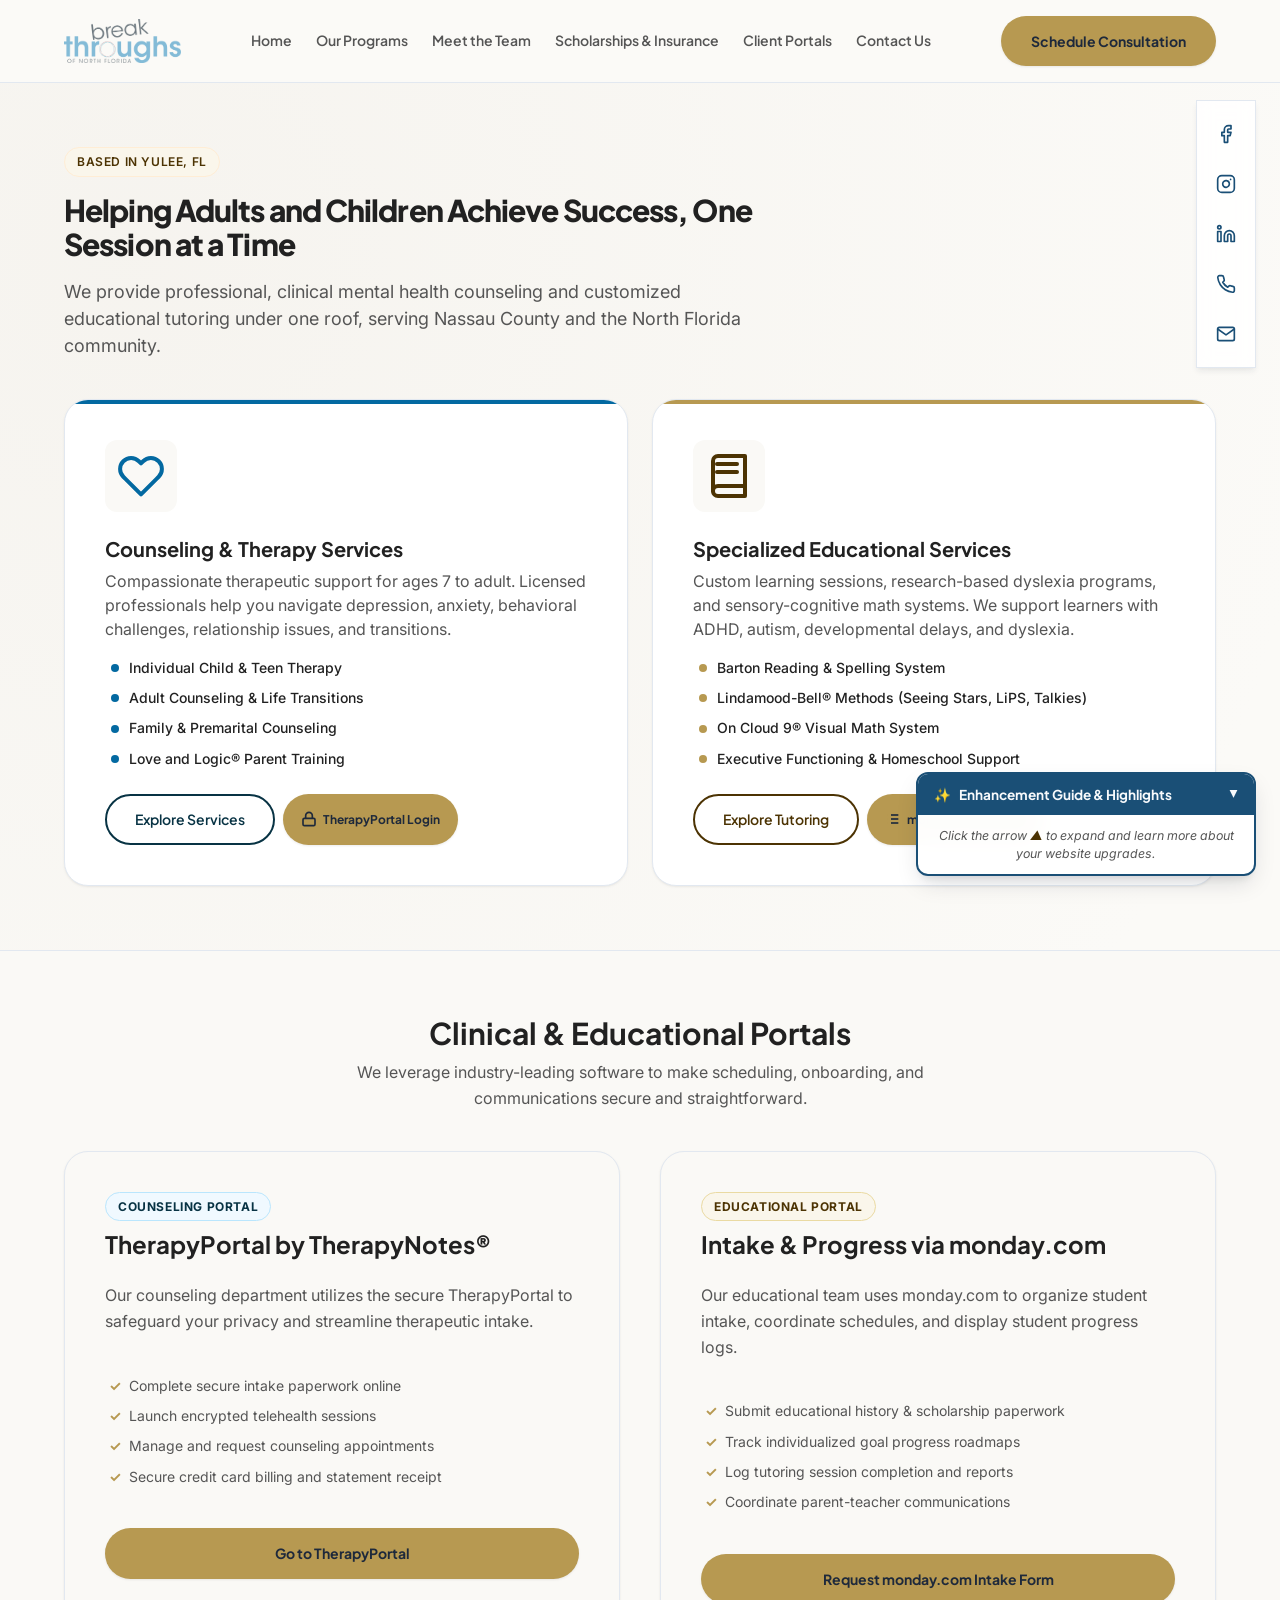
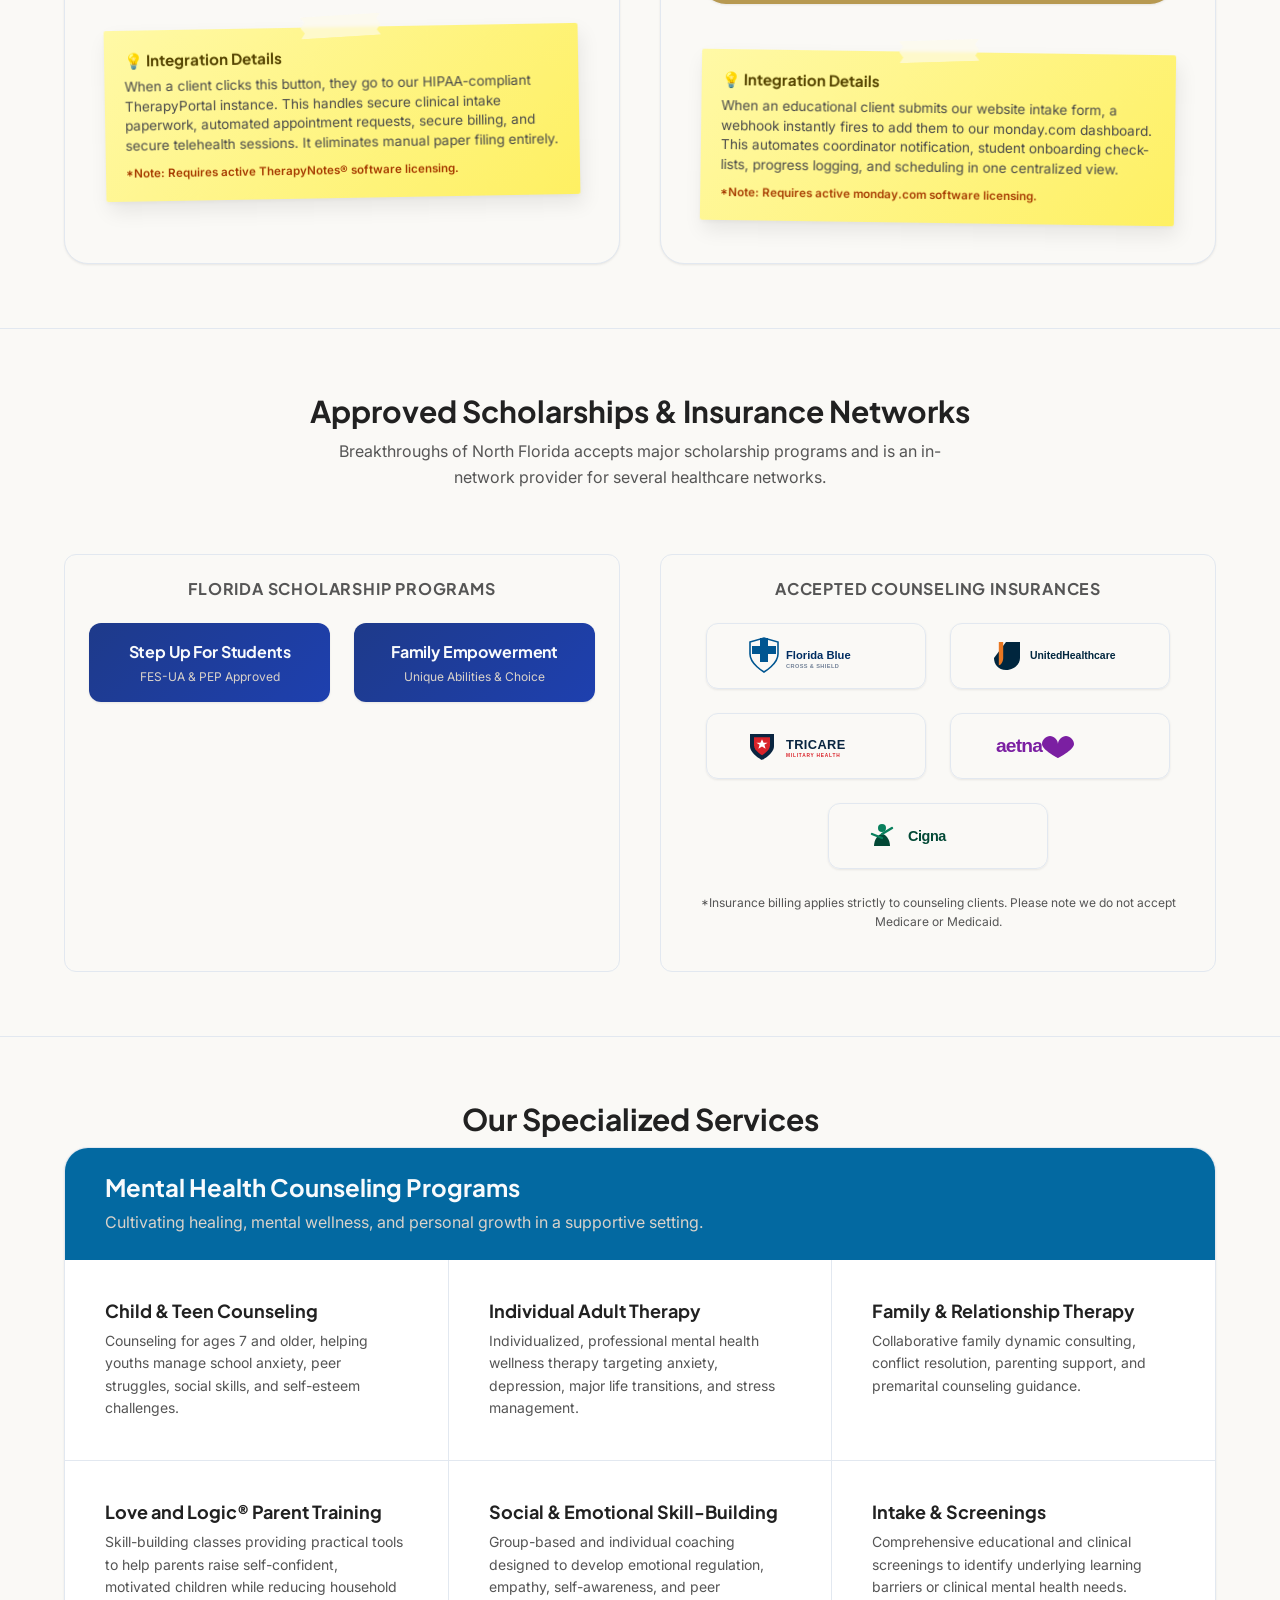
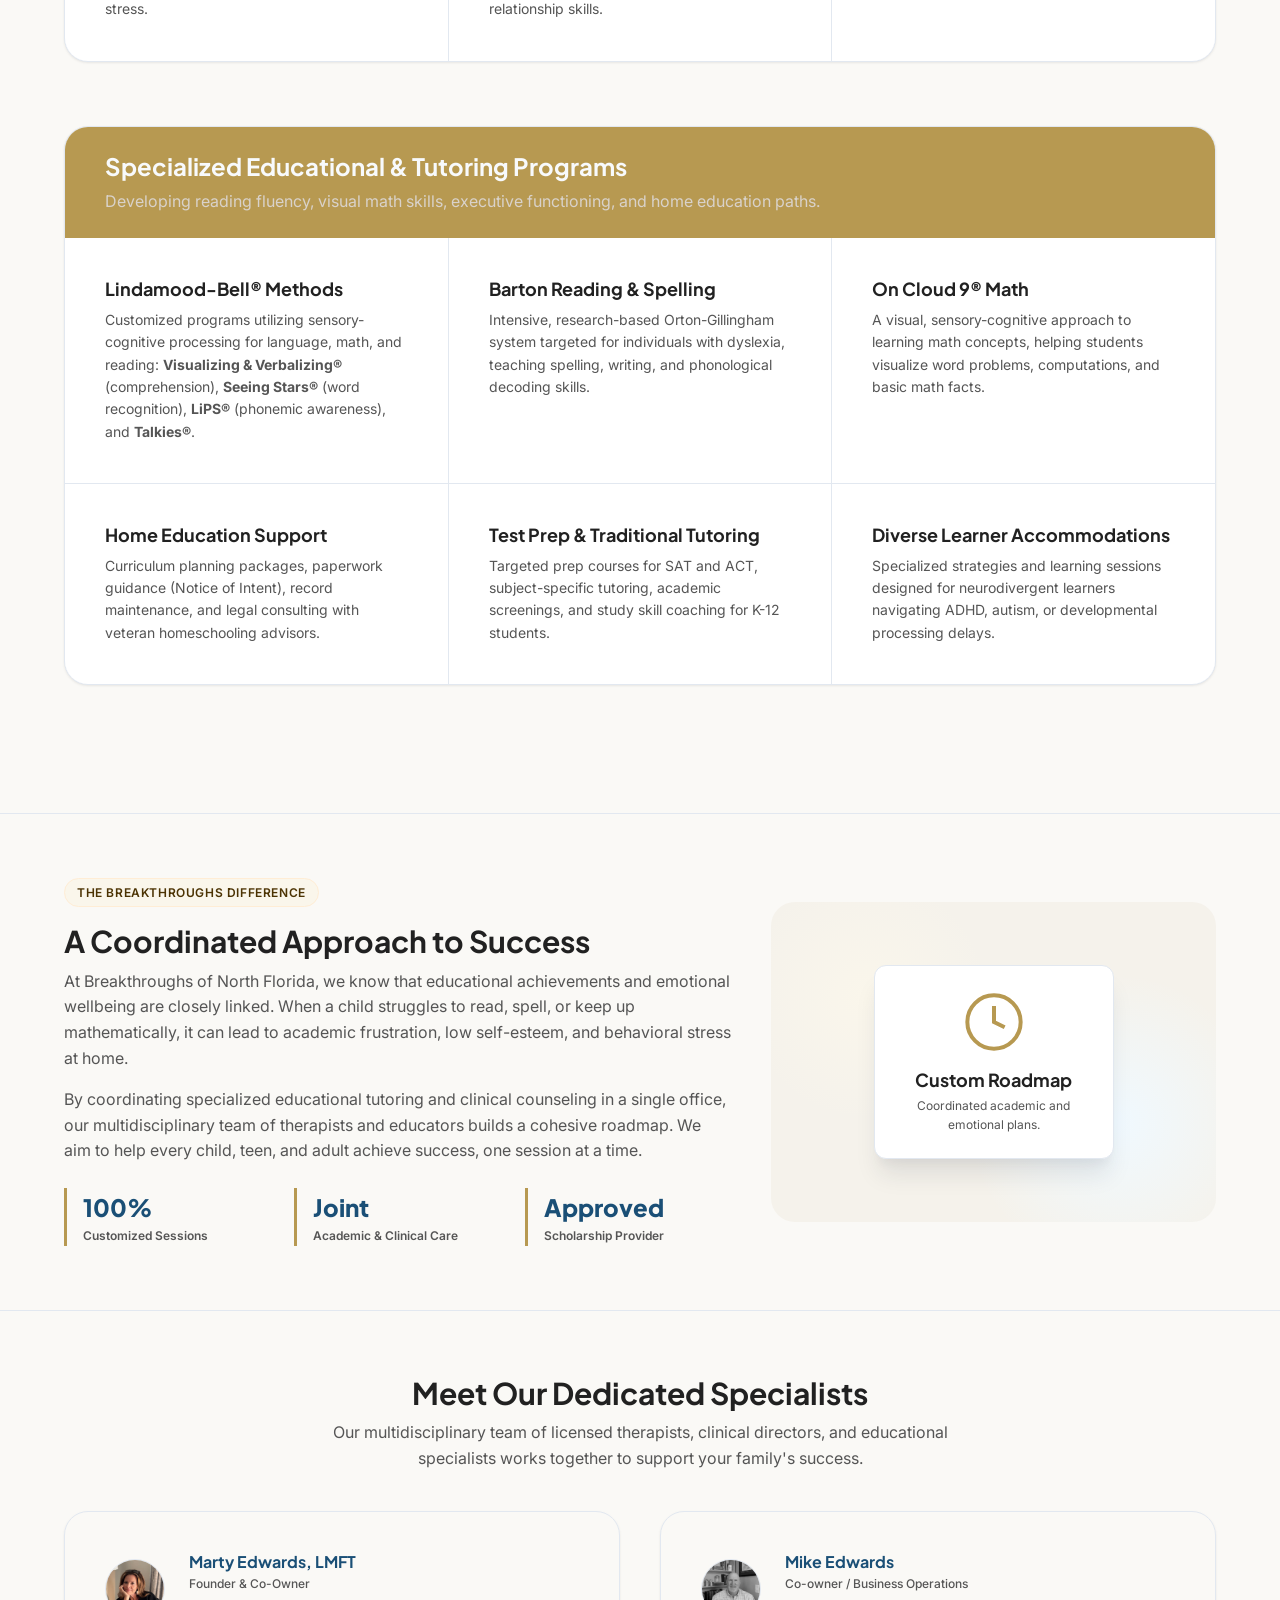
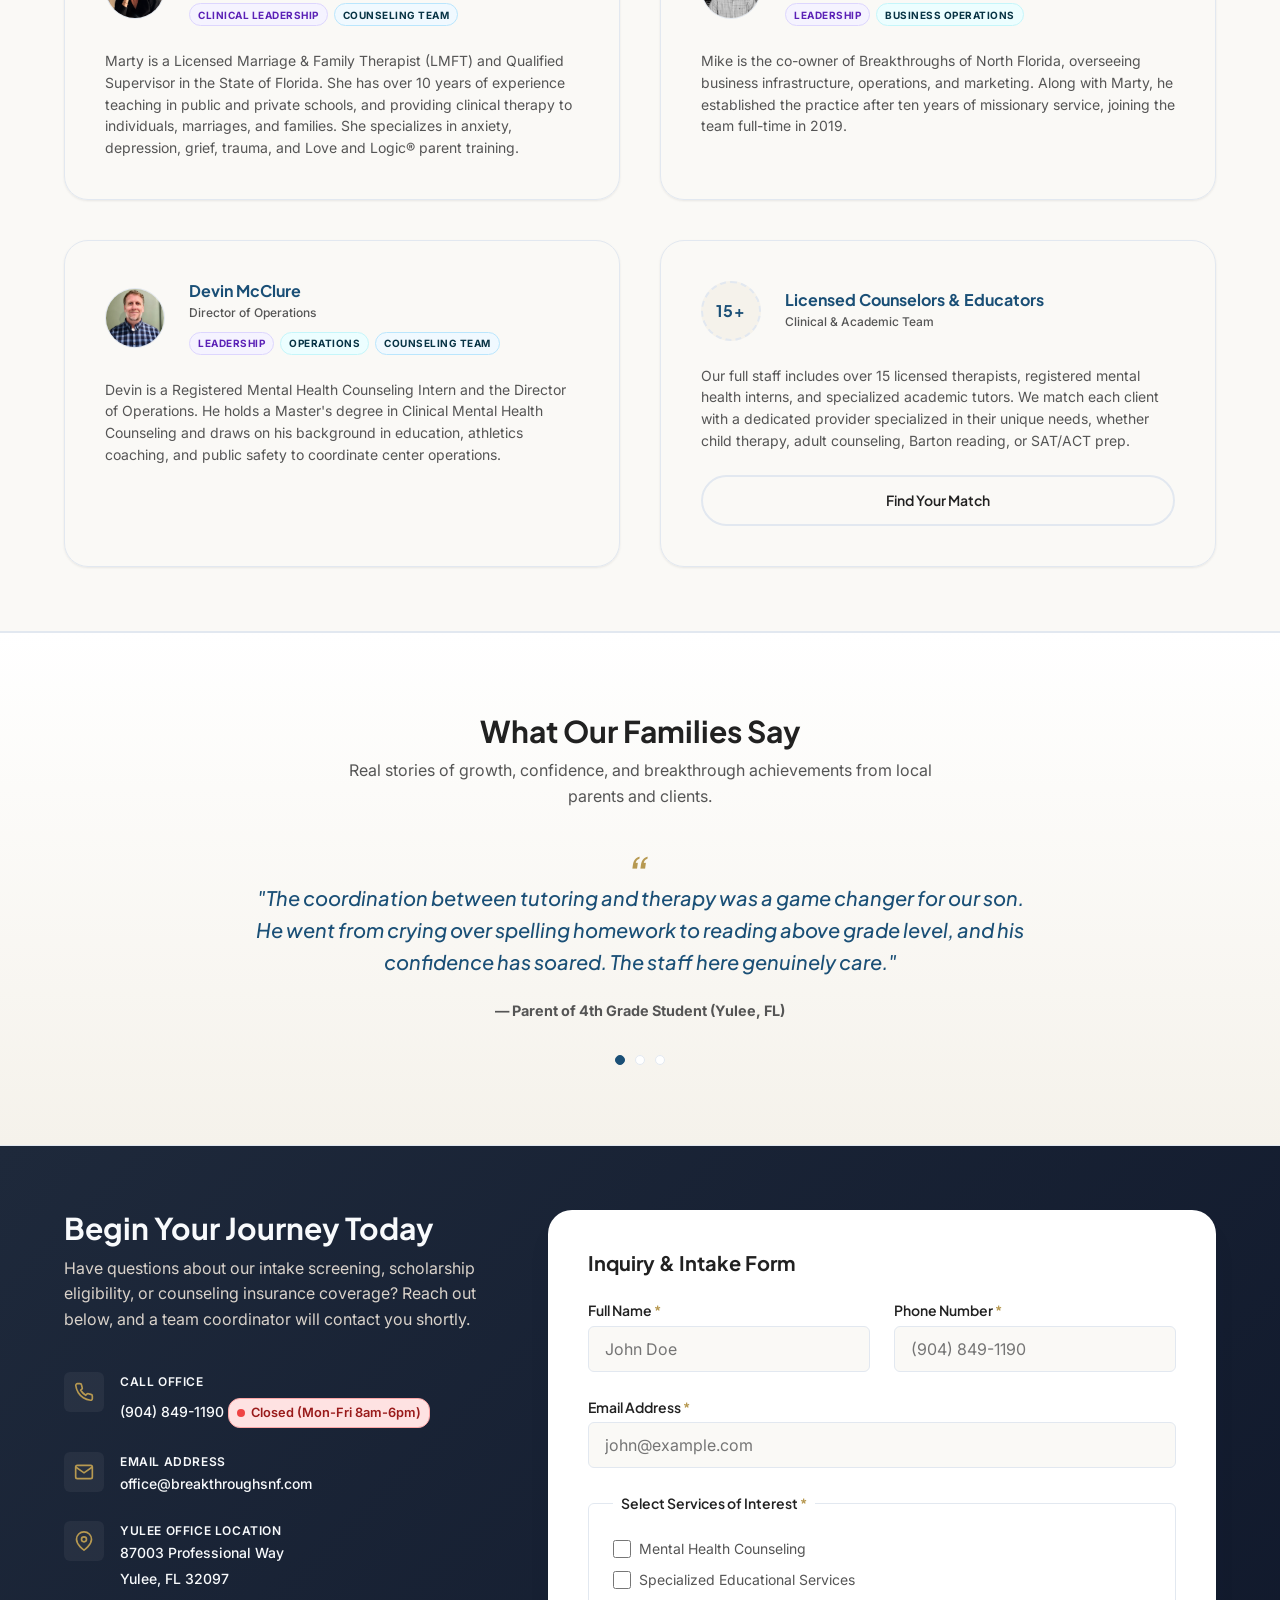
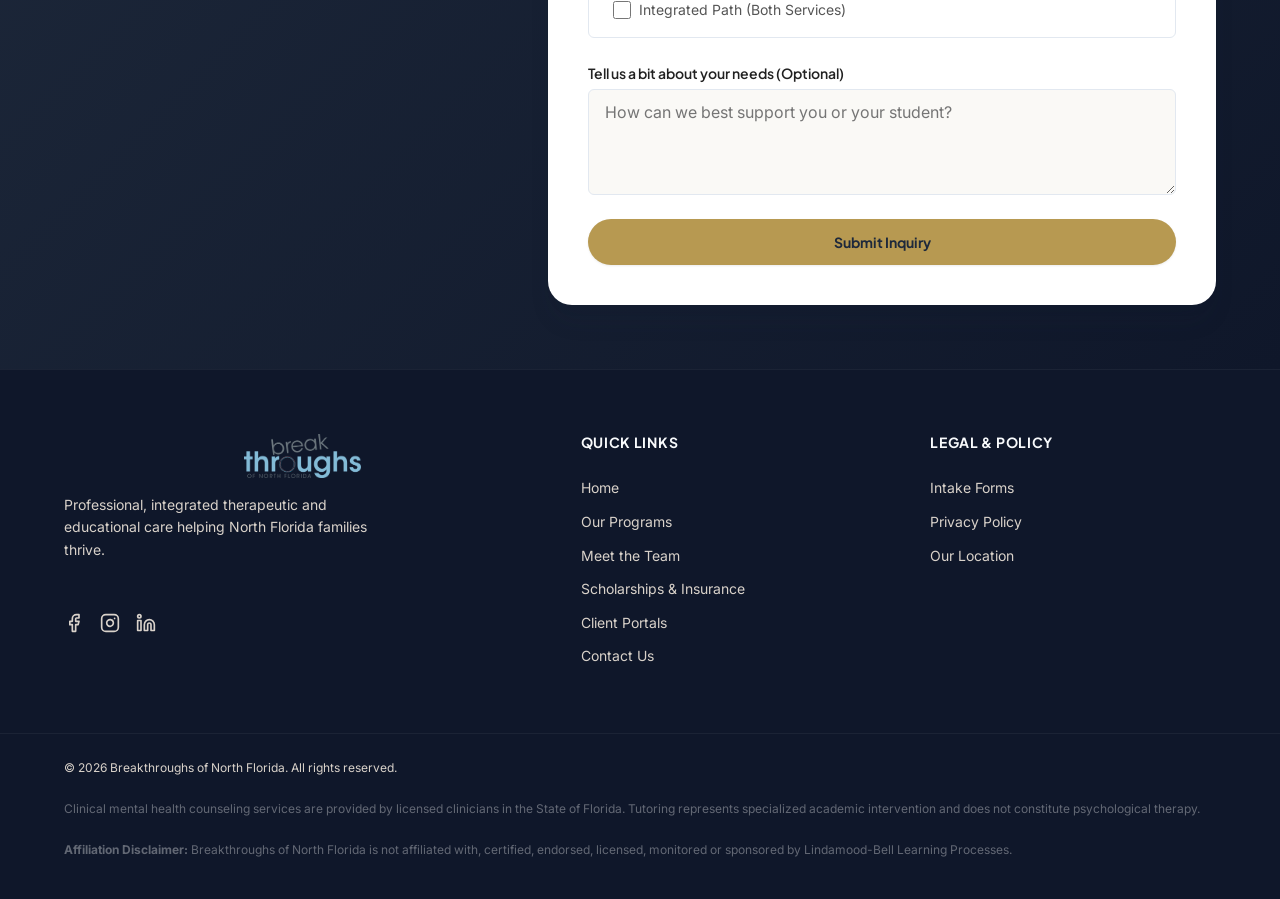
<file: index.html>
<!DOCTYPE html>
<html lang="en">
<head>
  <meta charset="UTF-8">
  <meta name="viewport" content="width=device-width, initial-scale=1.0">
  
  <!-- SEO Meta Tags -->
  <title>Breakthroughs of North Florida | Specialized Counseling & Tutoring in Yulee</title>
  <meta name="description" content="Based in Yulee, Florida, we offer professional clinical mental health counseling and specialized educational tutoring services for children, teens, and families.">
  
  <!-- Google Fonts for Modern Typography -->
  <link rel="preconnect" href="https://fonts.googleapis.com">
  <link rel="preconnect" href="https://fonts.gstatic.com" crossorigin>
  <link href="https://fonts.googleapis.com/css2?family=Inter:wght@300;400;500;600;700&family=Plus+Jakarta+Sans:wght@400;500;600;700;800&display=swap" rel="stylesheet">
  
  <!-- Stylesheet -->
  <link rel="stylesheet" href="styles.css">
</head>
<body>

  <!-- Floating Collapsible Proposal Guide Widget -->
  <div class="proposal-widget collapsed" id="proposal-widget">
    <button class="proposal-widget-toggle" onclick="toggleProposalWidget()" aria-expanded="false" aria-label="Toggle proposal information guide">
      <span class="widget-toggle-icon">✨</span>
      <span class="widget-toggle-text">Enhancement Guide &amp; Highlights</span>
      <span class="widget-toggle-arrow">▲</span>
    </button>
    <div class="proposal-widget-body">
      <div class="widget-collapsed-msg">
        Click the arrow <span style="color: var(--color-academic-primary-dark); font-weight: 600;">▲</span> to expand and learn more about your website upgrades.
      </div>
      <div class="widget-expanded-content">
        <h4 style="margin-top: 0; margin-bottom: 0.5rem; font-size: 0.95rem; color: var(--color-primary-navy);">Enhancement Guide &amp; Concept Highlights</h4>
        <p style="font-size: 0.8rem; line-height: 1.4; margin-bottom: 0.75rem; color: var(--color-text-main);">
          This interactive prototype demonstrates recommended enhancements to modernize your website's architecture, user experience, and accessibility. Note that this is a <strong>preliminary concept skeleton</strong> designed to showcase layout and feature possibilities before final content integration.
        </p>
        <ul class="widget-highlights" style="margin: 10px 0; padding-left: 0; list-style: none; display: flex; flex-direction: column; gap: 8px;">
          <li style="position: relative; padding-left: 18px; font-size: 0.775rem; line-height: 1.4; color: var(--color-text-main);"><strong style="color: var(--color-primary-navy);">Modern Multi-Page Layout:</strong> A structured 5-page setup (Home, Programs, Team, Rates, Contact) to make extensive services easy to digest and navigate.</li>
          <li style="position: relative; padding-left: 18px; font-size: 0.775rem; line-height: 1.4; color: var(--color-text-main);"><strong style="color: var(--color-primary-navy);">Inclusive Design &amp; Accessibility:</strong> Tailored high-contrast, dyslexia-friendly colors, custom scrollbars, and clear landmark structures for cognitive ease.</li>
          <li style="position: relative; padding-left: 18px; font-size: 0.775rem; line-height: 1.4; color: var(--color-text-main);"><strong style="color: var(--color-primary-navy);">Dynamic Anti-Scroll UX:</strong> Collapsible team bios (natural sentence previews with "Read More" expanders) that prevent infinite scrolling.</li>
          <li style="position: relative; padding-left: 18px; font-size: 0.775rem; line-height: 1.4; color: var(--color-text-main);"><strong style="color: var(--color-primary-navy);">Interactive Premium Features:</strong> Auto-rotating testimonials slider, filterable program category tabs, and smooth animated FAQ accordions.</li>
          <li style="position: relative; padding-left: 18px; font-size: 0.775rem; line-height: 1.4; color: var(--color-text-main);"><strong style="color: var(--color-primary-navy);">Live Utility Badges:</strong> Pulsating real-time "Office Hours" status indicator and persistent, direct client portal navigation links.</li>
          <li style="position: relative; padding-left: 18px; font-size: 0.775rem; line-height: 1.4; color: var(--color-text-main);"><strong style="color: var(--color-primary-navy);">Floating Socials &amp; Navigation:</strong> Glassmorphic right-hand charms bar and scroll-to-top button with smart responsive auto-hide queries.</li>
        </ul>
        <p class="widget-note" style="font-size: 0.75rem; color: var(--color-text-muted); font-style: italic; border-top: 1px solid var(--color-border-subtle); padding-top: 6px; margin-top: 6px; margin-bottom: 0;">Click this header to collapse/expand this guide and view the layout uninterrupted.</p>
      </div>
    </div>
  </div>


  <!-- Keyboard Accessibility: Skip to Main Content Link -->
  <a href="#main-content" class="skip-link">Skip to main content</a>

  <!-- Main Navigation Header -->
  <header class="main-header">
    <div class="container header-container">
      <a href="index.html" class="logo-area" aria-label="Breakthroughs of North Florida Home">
        <img class="logo-img" src="logo.png" alt="Breakthroughs of North Florida Logo">
      </a>

      <!-- Desktop Navigation -->
      <nav class="main-nav" aria-label="Primary Navigation">
        <ul class="nav-list">
          <li><a href="index.html" class="nav-link">Home</a></li>
          <li><a href="programs.html" class="nav-link">Our Programs</a></li>
          <li><a href="team.html" class="nav-link">Meet the Team</a></li>
          <li><a href="rates-insurance.html" class="nav-link">Scholarships &amp; Insurance</a></li>
          <li><a href="contact.html#portals" class="nav-link">Client Portals</a></li>
          <li><a href="contact.html" class="nav-link">Contact Us</a></li>
        </ul>
      </nav>

      <!-- Action Button -->
      <div class="header-cta">
        <a href="contact.html" class="btn btn-primary">Schedule Consultation</a>
      </div>

      <!-- Mobile Menu Toggle Button (Hamburger) -->
      <button class="menu-toggle" aria-expanded="false" aria-label="Toggle Navigation Menu">
        <span class="hamburger-bar"></span>
        <span class="hamburger-bar"></span>
        <span class="hamburger-bar"></span>
      </button>
    </div>

    <!-- Mobile Drawer Overlay Menu -->
    <nav class="mobile-nav" aria-label="Mobile Navigation">
      <ul class="mobile-nav-list">
        <li><a href="index.html" class="mobile-nav-link">Home</a></li>
        <li><a href="programs.html" class="mobile-nav-link">Our Programs</a></li>
        <li><a href="team.html" class="mobile-nav-link">Meet the Team</a></li>
        <li><a href="rates-insurance.html" class="mobile-nav-link">Scholarships &amp; Insurance</a></li>
        <li><a href="contact.html#portals" class="mobile-nav-link">Client Portals</a></li>
        <li><a href="contact.html" class="mobile-nav-link">Contact Us</a></li>
        <li><a href="contact.html" class="btn btn-primary btn-block">Schedule Consultation</a></li>
      </ul>
    </nav>
  </header>


  <!-- Main Content Wrapper -->
  <main id="main-content">

    <!-- Dual-Path Hero Section -->
    <section class="hero-section" aria-label="Welcome and Pathways">
      <div class="container hero-container">
        <div class="hero-intro">
          <span class="badge badge-accent">Based in Yulee, FL</span>
          <h1 class="hero-title">Helping Adults and Children Achieve Success, One Session at a Time</h1>
          <p class="hero-subtitle">
            We provide professional, clinical mental health counseling and customized educational tutoring under one roof, serving Nassau County and the North Florida community.
          </p>
        </div>

        <!-- The Dual Paths Layout - Counseling First, Education Second -->
        <div class="hero-paths">
          
          <!-- Path A: Counseling Services (First) -->
          <article class="path-card path-counseling" aria-labelledby="path-counseling-title">
            <div class="path-icon" aria-hidden="true">
              <!-- Heart in Hands / Care SVG -->
              <svg viewBox="0 0 24 24" width="48" height="48" stroke="currentColor" stroke-width="2" fill="none" stroke-linecap="round" stroke-linejoin="round">
                <path d="M20.84 4.61a5.5 5.5 0 0 0-7.78 0L12 5.67l-1.06-1.06a5.5 5.5 0 0 0-7.78 7.78l1.06 1.06L12 21.23l7.78-7.78 1.06-1.06a5.5 5.5 0 0 0 0-7.78z"></path>
              </svg>
            </div>
            <div class="path-content">
              <h2 id="path-counseling-title" class="path-title">Counseling &amp; Therapy Services</h2>
              <p class="path-description">
                Compassionate therapeutic support for ages 7 to adult. Licensed professionals help you navigate depression, anxiety, behavioral challenges, relationship issues, and transitions.
              </p>
              <ul class="path-bullets" role="list">
                <li>Individual Child & Teen Therapy</li>
                <li>Adult Counseling & Life Transitions</li>
                <li>Family & Premarital Counseling</li>
                <li>Love and Logic® Parent Training</li>
              </ul>
              <div class="path-actions">
                <a href="programs.html#lindamood-bell" class="btn btn-secondary btn-counseling-theme">Explore Services</a>
                <a href="https://www.therapyportal.com/p/breakthroughsnf/" target="_blank" rel="noopener noreferrer" class="btn btn-primary btn-portal-action">
                  <svg viewBox="0 0 24 24" width="16" height="16" stroke="currentColor" stroke-width="2.5" fill="none" class="btn-icon">
                    <rect x="3" y="11" width="18" height="11" rx="2" ry="2"></rect>
                    <path d="M7 11V7a5 5 0 0 1 10 0v4"></path>
                  </svg>
                  TherapyPortal Login
                </a>
              </div>
            </div>
          </article>

          <!-- Path B: Specialized Academics & Tutoring (Second) -->
          <article class="path-card path-academic" aria-labelledby="path-academic-title">
            <div class="path-icon" aria-hidden="true">
              <!-- Book / Academic Growth SVG -->
              <svg viewBox="0 0 24 24" width="48" height="48" stroke="currentColor" stroke-width="2" fill="none" stroke-linecap="round" stroke-linejoin="round">
                <path d="M4 19.5A2.5 2.5 0 0 1 6.5 17H20"></path>
                <path d="M6.5 2H20v20H6.5A2.5 2.5 0 0 1 4 19.5v-15A2.5 2.5 0 0 1 6.5 2z"></path>
                <path d="M6 6h10"></path>
                <path d="M6 10h10"></path>
              </svg>
            </div>
            <div class="path-content">
              <h2 id="path-academic-title" class="path-title">Specialized Educational Services</h2>
              <p class="path-description">
                Custom learning sessions, research-based dyslexia programs, and sensory-cognitive math systems. We support learners with ADHD, autism, developmental delays, and dyslexia.
              </p>
              <ul class="path-bullets" role="list">
                <li>Barton Reading & Spelling System</li>
                <li>Lindamood-Bell® Methods (Seeing Stars, LiPS, Talkies)</li>
                <li>On Cloud 9® Visual Math System</li>
                <li>Executive Functioning & Homeschool Support</li>
              </ul>
              <div class="path-actions">
                <a href="programs.html#tutoring" class="btn btn-secondary btn-academic-theme">Explore Tutoring</a>
                <a href="#monday-onboarding" class="btn btn-primary btn-portal-action academic-accent-btn">
                  <svg viewBox="0 0 24 24" width="16" height="16" stroke="currentColor" stroke-width="2.5" fill="none" class="btn-icon">
                    <line x1="9" y1="6" x2="20" y2="6"></line>
                    <line x1="9" y1="12" x2="20" y2="12"></line>
                    <line x1="9" y1="18" x2="20" y2="18"></line>
                    <line x1="4" y1="6" x2="4.01" y2="6"></line>
                    <line x1="4" y1="12" x2="4.01" y2="12"></line>
                    <line x1="4" y1="18" x2="4.01" y2="18"></line>
                  </svg>
                  monday Onboarding
                </a>
              </div>
            </div>
          </article>

        </div>
      </div>
    </section>

    <!-- Client Portals Section -->
    <section id="portals" class="portals-section" aria-labelledby="portals-heading">
      <div class="container">
        <h2 id="portals-heading" class="section-title text-center">Clinical &amp; Educational Portals</h2>
        <p class="section-subtitle text-center">
          We leverage industry-leading software to make scheduling, onboarding, and communications secure and straightforward.
        </p>

        <div class="portals-grid">
          <!-- Counseling Portal (TherapyNotes) -->
          <div class="portal-card card-counseling-portal">
            <div class="portal-header">
              <span class="portal-badge badge-counseling">Counseling Portal</span>
              <h3>TherapyPortal by TherapyNotes®</h3>
            </div>
            <p>
              Our counseling department utilizes the secure TherapyPortal to safeguard your privacy and streamline therapeutic intake.
            </p>
            <ul class="portal-features" role="list">
              <li>Complete secure intake paperwork online</li>
              <li>Launch encrypted telehealth sessions</li>
              <li>Manage and request counseling appointments</li>
              <li>Secure credit card billing and statement receipt</li>
            </ul>
            <a href="https://www.therapyportal.com/p/breakthroughsnf/" target="_blank" rel="noopener noreferrer" class="btn btn-primary btn-block">Go to TherapyPortal</a>
            
            <!-- Sticky Note Callout for Stakeholders -->
            <div class="sticky-note">
              <span class="sticky-note-tape"></span>
              <h5>💡 Integration Details</h5>
              <p>When a client clicks this button, they go to our HIPAA-compliant TherapyPortal instance. This handles secure clinical intake paperwork, automated appointment requests, secure billing, and secure telehealth sessions. It eliminates manual paper filing entirely.</p>
              <span class="sticky-note-footnote">*Note: Requires active TherapyNotes® software licensing.</span>
            </div>
          </div>

          <!-- Academic Portal (monday.com) -->
          <div id="monday-onboarding" class="portal-card card-academic-portal">
            <div class="portal-header">
              <span class="portal-badge badge-academic">Educational Portal</span>
              <h3>Intake &amp; Progress via monday.com</h3>
            </div>
            <p>
              Our educational team uses monday.com to organize student intake, coordinate schedules, and display student progress logs.
            </p>
            <ul class="portal-features" role="list">
              <li>Submit educational history &amp; scholarship paperwork</li>
              <li>Track individualized goal progress roadmaps</li>
              <li>Log tutoring session completion and reports</li>
              <li>Coordinate parent-teacher communications</li>
            </ul>
            <a href="#contact" class="btn btn-primary btn-block academic-accent-btn">Request monday.com Intake Form</a>
            
            <!-- Sticky Note Callout for Stakeholders -->
            <div class="sticky-note">
              <span class="sticky-note-tape"></span>
              <h5>💡 Integration Details</h5>
              <p>When an educational client submits our website intake form, a webhook instantly fires to add them to our monday.com dashboard. This automates coordinator notification, student onboarding check-lists, progress logging, and scheduling in one centralized view.</p>
              <span class="sticky-note-footnote">*Note: Requires active monday.com software licensing.</span>
            </div>
          </div>
        </div>
      </div>
    </section>

    <!-- Trust Badges Section (Scholarships & Insurances) -->
    <section id="badges" class="badges-section" aria-labelledby="badges-heading">
      <div class="container">
        <h2 id="badges-heading" class="section-title text-center">Approved Scholarships &amp; Insurance Networks</h2>
        <p class="section-subtitle text-center">
          Breakthroughs of North Florida accepts major scholarship programs and is an in-network provider for several healthcare networks.
        </p>

        <div class="badges-grid-container">
          <!-- Florida Scholarship Badges -->
          <div class="badge-category-box">
            <h3 class="badge-category-title">Florida Scholarship Programs</h3>
            <div class="badge-row">
              <div class="trust-badge" aria-label="Step Up For Students scholarship accepted">
                <div class="badge-inner">
                  <span class="badge-main-text">Step Up For Students</span>
                  <span class="badge-sub-text">FES-UA &amp; PEP Approved</span>
                </div>
              </div>
              <div class="trust-badge" aria-label="Family Empowerment Scholarship accepted">
                <div class="badge-inner">
                  <span class="badge-main-text">Family Empowerment</span>
                  <span class="badge-sub-text">Unique Abilities & Choice</span>
                </div>
              </div>
            </div>
          </div>

          <!-- Accepted Insurance Badges -->
          <div class="badge-category-box">
            <h3 class="badge-category-title">Accepted Counseling Insurances</h3>
            <div class="badge-row">
              <div class="insurance-logo-card" aria-label="Florida Blue Cross Blue Shield accepted">
                <img src="images/bcbs_logo.svg" alt="Florida Blue Logo">
              </div>
              <div class="insurance-logo-card" aria-label="UnitedHealthcare accepted">
                <img src="images/uhc_logo.svg" alt="UnitedHealthcare Logo">
              </div>
              <div class="insurance-logo-card" aria-label="Tricare Insurance accepted">
                <img src="images/tricare_logo.svg" alt="Tricare Logo">
              </div>
              <div class="insurance-logo-card" aria-label="Aetna Insurance accepted">
                <img src="images/aetna_logo.svg" alt="Aetna Logo">
              </div>
              <div class="insurance-logo-card" aria-label="Cigna Insurance accepted">
                <img src="images/cigna_logo.svg" alt="Cigna Logo">
              </div>
            </div>
            <p class="insurance-note">*Insurance billing applies strictly to counseling clients. Please note we do not accept Medicare or Medicaid.</p>
          </div>
        </div>
      </div>
    </section>

    <!-- Services Overview Section - Counseling First, Education Second -->
    <section id="services" class="services-section" aria-labelledby="services-heading">
      <div class="container">
        <h2 id="services-heading" class="section-title text-center">Our Specialized Services</h2>
        
        <!-- Counseling Services Sub-Section (First) -->
        <div id="services-counseling" class="services-block">
          <div class="services-block-header counseling-color-strip">
            <h3>Mental Health Counseling Programs</h3>
            <p>Cultivating healing, mental wellness, and personal growth in a supportive setting.</p>
          </div>
          <div class="services-grid">
            <div class="service-card">
              <h4>Child &amp; Teen Counseling</h4>
              <p>Counseling for ages 7 and older, helping youths manage school anxiety, peer struggles, social skills, and self-esteem challenges.</p>
            </div>
            <div class="service-card">
              <h4>Individual Adult Therapy</h4>
              <p>Individualized, professional mental health wellness therapy targeting anxiety, depression, major life transitions, and stress management.</p>
            </div>
            <div class="service-card">
              <h4>Family &amp; Relationship Therapy</h4>
              <p>Collaborative family dynamic consulting, conflict resolution, parenting support, and premarital counseling guidance.</p>
            </div>
            <div class="service-card">
              <h4>Love and Logic® Parent Training</h4>
              <p>Skill-building classes providing practical tools to help parents raise self-confident, motivated children while reducing household stress.</p>
            </div>
            <div class="service-card">
              <h4>Social &amp; Emotional Skill-Building</h4>
              <p>Group-based and individual coaching designed to develop emotional regulation, empathy, self-awareness, and peer relationship skills.</p>
            </div>
            <div class="service-card">
              <h4>Intake &amp; Screenings</h4>
              <p>Comprehensive educational and clinical screenings to identify underlying learning barriers or clinical mental health needs.</p>
            </div>
          </div>
        </div>

        <!-- Academic Services Sub-Section (Second) -->
        <div id="services-academic" class="services-block">
          <div class="services-block-header academic-color-strip">
            <h3>Specialized Educational &amp; Tutoring Programs</h3>
            <p>Developing reading fluency, visual math skills, executive functioning, and home education paths.</p>
          </div>
          <div class="services-grid">
            <div class="service-card">
              <h4>Lindamood-Bell® Methods</h4>
              <p>Customized programs utilizing sensory-cognitive processing for language, math, and reading: <strong>Visualizing &amp; Verbalizing®</strong> (comprehension), <strong>Seeing Stars®</strong> (word recognition), <strong>LiPS®</strong> (phonemic awareness), and <strong>Talkies®</strong>.</p>
            </div>
            <div class="service-card">
              <h4>Barton Reading &amp; Spelling</h4>
              <p>Intensive, research-based Orton-Gillingham system targeted for individuals with dyslexia, teaching spelling, writing, and phonological decoding skills.</p>
            </div>
            <div class="service-card">
              <h4>On Cloud 9® Math</h4>
              <p>A visual, sensory-cognitive approach to learning math concepts, helping students visualize word problems, computations, and basic math facts.</p>
            </div>
            <div class="service-card">
              <h4>Home Education Support</h4>
              <p>Curriculum planning packages, paperwork guidance (Notice of Intent), record maintenance, and legal consulting with veteran homeschooling advisors.</p>
            </div>
            <div class="service-card">
              <h4>Test Prep &amp; Traditional Tutoring</h4>
              <p>Targeted prep courses for SAT and ACT, subject-specific tutoring, academic screenings, and study skill coaching for K-12 students.</p>
            </div>
            <div class="service-card">
              <h4>Diverse Learner Accommodations</h4>
              <p>Specialized strategies and learning sessions designed for neurodivergent learners navigating ADHD, autism, or developmental processing delays.</p>
            </div>
          </div>
        </div>

      </div>
    </section>

    <!-- Our Philosophy Section -->
    <section id="about" class="about-section" aria-labelledby="about-heading">
      <div class="container about-container">
        <div class="about-content">
          <span class="badge badge-accent">The Breakthroughs Difference</span>
          <h2 id="about-heading" class="section-title">A Coordinated Approach to Success</h2>
          <p>
            At Breakthroughs of North Florida, we know that educational achievements and emotional wellbeing are closely linked. When a child struggles to read, spell, or keep up mathematically, it can lead to academic frustration, low self-esteem, and behavioral stress at home. 
          </p>
          <p>
            By coordinating specialized educational tutoring and clinical counseling in a single office, our multidisciplinary team of therapists and educators builds a cohesive roadmap. We aim to help every child, teen, and adult achieve success, one session at a time.
          </p>
          <div class="highlights-row">
            <div class="highlight-item">
              <span class="highlight-number">100%</span>
              <span class="highlight-label">Customized Sessions</span>
            </div>
            <div class="highlight-item">
              <span class="highlight-number">Joint</span>
              <span class="highlight-label">Academic &amp; Clinical Care</span>
            </div>
            <div class="highlight-item">
              <span class="highlight-number">Approved</span>
              <span class="highlight-label">Scholarship Provider</span>
            </div>
          </div>
        </div>
        <div class="about-visual" aria-hidden="true">
          <!-- Geometric clean art element simulating growth/achievement path -->
          <div class="abstract-artwork">
            <div class="art-circle circle-1"></div>
            <div class="art-circle circle-2"></div>
            <div class="art-card">
              <svg viewBox="0 0 24 24" width="64" height="64" stroke="currentColor" stroke-width="1.5" fill="none">
                <circle cx="12" cy="12" r="10"></circle>
                <polyline points="12 6 12 12 16 14"></polyline>
              </svg>
              <h5>Custom Roadmap</h5>
              <p>Coordinated academic and emotional plans.</p>
            </div>
          </div>
        </div>
      </div>
    </section>

    <!-- Meet Our Team Section -->
    <section id="team" class="team-section" aria-labelledby="team-heading">
      <div class="container">
        <h2 id="team-heading" class="section-title text-center">Meet Our Dedicated Specialists</h2>
        <p class="section-subtitle text-center">
          Our multidisciplinary team of licensed therapists, clinical directors, and educational specialists works together to support your family's success.
        </p>

        <div class="team-grid">
          <!-- Staff Card 1: Marty Edwards -->
          <div class="team-card">
            <div class="team-card-header">
              <img class="team-avatar" src="images/marty.jpg" alt="Marty Edwards">
              <div class="team-meta">
                <h4>Marty Edwards, LMFT</h4>
                <span class="team-role">Founder &amp; Co-Owner</span>
                <div class="team-badge-container" style="display: flex; flex-wrap: wrap; gap: 6px; margin-top: 4px;">
                  <span class="team-badge badge-leadership">Clinical Leadership</span>
                  <span class="team-badge badge-counseling">Counseling Team</span>
                </div>
              </div>
            </div>
            <p class="team-bio">
              Marty is a Licensed Marriage &amp; Family Therapist (LMFT) and Qualified Supervisor in the State of Florida. She has over 10 years of experience teaching in public and private schools, and providing clinical therapy to individuals, marriages, and families. She specializes in anxiety, depression, grief, trauma, and Love and Logic® parent training.
            </p>
          </div>

          <!-- Staff Card 2: Mike Edwards -->
          <div class="team-card">
            <div class="team-card-header">
              <img class="team-avatar" src="images/mike.jpg" alt="Mike Edwards">
              <div class="team-meta">
                <h4>Mike Edwards</h4>
                <span class="team-role">Co-owner / Business Operations</span>
                <div class="team-badge-container" style="display: flex; flex-wrap: wrap; gap: 6px; margin-top: 4px;">
                  <span class="team-badge badge-leadership">Leadership</span>
                  <span class="team-badge badge-operations">Business Operations</span>
                </div>
              </div>
            </div>
            <p class="team-bio">
              Mike is the co-owner of Breakthroughs of North Florida, overseeing business infrastructure, operations, and marketing. Along with Marty, he established the practice after ten years of missionary service, joining the team full-time in 2019.
            </p>
          </div>

          <!-- Staff Card 3: Devin McClure -->
          <div class="team-card">
            <div class="team-card-header">
              <img class="team-avatar" src="images/devin_mcclure.jpg" alt="Devin McClure">
              <div class="team-meta">
                <h4>Devin McClure</h4>
                <span class="team-role">Director of Operations</span>
                <div class="team-badge-container" style="display: flex; flex-wrap: wrap; gap: 6px; margin-top: 4px;">
                  <span class="team-badge badge-leadership">Leadership</span>
                  <span class="team-badge badge-operations">Operations</span>
                  <span class="team-badge badge-counseling">Counseling Team</span>
                </div>
              </div>
            </div>
            <p class="team-bio">
              Devin is a Registered Mental Health Counseling Intern and the Director of Operations. He holds a Master's degree in Clinical Mental Health Counseling and draws on his background in education, athletics coaching, and public safety to coordinate center operations.
            </p>
          </div>

          <!-- Staff Card 4: Clinical & Tutoring Team -->
          <div class="team-card team-card-summary">
            <div class="team-card-header">
              <div class="team-avatar-placeholder team-avatar-group" aria-hidden="true" style="background-color: #f5f2eb; color: var(--color-primary-navy);">15+</div>
              <div class="team-meta">
                <h4>Licensed Counselors &amp; Educators</h4>
                <span class="team-role">Clinical &amp; Academic Team</span>
              </div>
            </div>
            <p class="team-bio">
              Our full staff includes over 15 licensed therapists, registered mental health interns, and specialized academic tutors. We match each client with a dedicated provider specialized in their unique needs, whether child therapy, adult counseling, Barton reading, or SAT/ACT prep.
            </p>
            <div class="team-card-footer" style="margin-top: auto;">
              <a href="contact.html" class="btn btn-secondary btn-block">Find Your Match</a>
            </div>
          </div>
        </div>
      </div>
    </section>

    <!-- Testimonials Slider Section -->
    <section id="testimonials" class="testimonials-section" aria-labelledby="testimonials-heading">
      <div class="container">
        <h2 id="testimonials-heading" class="section-title text-center">What Our Families Say</h2>
        <p class="section-subtitle text-center" style="max-width: 600px; margin: 0 auto; color: var(--color-text-muted);">Real stories of growth, confidence, and breakthrough achievements from local parents and clients.</p>
        
        <div class="testimonials-slider-container">
          <div class="testimonial-slide active" id="slide-0">
            <blockquote class="testimonial-quote">
              "The coordination between tutoring and therapy was a game changer for our son. He went from crying over spelling homework to reading above grade level, and his confidence has soared. The staff here genuinely care."
            </blockquote>
            <cite class="testimonial-author">— Parent of 4th Grade Student (Yulee, FL)</cite>
          </div>
          <div class="testimonial-slide" id="slide-1" style="display: none;">
            <blockquote class="testimonial-quote">
              "After trying multiple traditional tutors with no success, the Lindamood-Bell programs here completely unlocked reading for our daughter. We are so grateful for the patience and expertise of the educators."
            </blockquote>
            <cite class="testimonial-author">— Homeschool Mother (Fernandina Beach, FL)</cite>
          </div>
          <div class="testimonial-slide" id="slide-2" style="display: none;">
            <blockquote class="testimonial-quote">
              "As an adult dealing with life transitions and anxiety, I found the counseling services here to be compassionate, practical, and incredibly supportive. Highly recommend this practice."
            </blockquote>
            <cite class="testimonial-author">— Counseling Client (Amelia Island, FL)</cite>
          </div>
          
          <!-- Slider Navigation Dots -->
          <div class="slider-dots">
            <button class="slider-dot active" onclick="currentSlide(0)" aria-label="Go to testimonial slide 1"></button>
            <button class="slider-dot" onclick="currentSlide(1)" aria-label="Go to testimonial slide 2"></button>
            <button class="slider-dot" onclick="currentSlide(2)" aria-label="Go to testimonial slide 3"></button>
          </div>
        </div>
      </div>
    </section>

    <!-- Contact & Intake Section -->
    <section id="contact" class="contact-section" aria-labelledby="contact-heading">
      <div class="container contact-container">
        
        <!-- Details Column -->
        <div class="contact-info">
          <h2 id="contact-heading" class="section-title text-light">Begin Your Journey Today</h2>
          <p class="text-light-sub">
            Have questions about our intake screening, scholarship eligibility, or counseling insurance coverage? Reach out below, and a team coordinator will contact you shortly.
          </p>

          <div class="info-blocks">
            <div class="info-block">
              <div class="info-icon" aria-hidden="true">
                <svg viewBox="0 0 24 24" width="20" height="20" stroke="currentColor" stroke-width="2" fill="none">
                  <path d="M22 16.92v3a2 2 0 0 1-2.18 2 19.79 19.79 0 0 1-8.63-3.07 19.5 19.5 0 0 1-6-6 19.79 19.79 0 0 1-3.07-8.67A2 2 0 0 1 4.11 2h3a2 2 0 0 1 2 1.72 12.84 12.84 0 0 0 .7 2.81 2 2 0 0 1-.45 2.11L8.09 9.91a16 16 0 0 0 6 6l1.27-1.27a2 2 0 0 1 2.11-.45 12.84 12.84 0 0 0 2.81.7A2 2 0 0 1 22 16.92z"></path>
                </svg>
              </div>
              <div>
                <span class="info-title text-light">Call Office</span>
                <a href="tel:9048491190" class="info-value text-light">(904) 849-1190</a>
                <div class="office-status-badge">Checking office status...</div>
              </div>
            </div>

            <div class="info-block">
              <div class="info-icon" aria-hidden="true">
                <svg viewBox="0 0 24 24" width="20" height="20" stroke="currentColor" stroke-width="2" fill="none">
                  <path d="M4 4h16c1.1 0 2 .9 2 2v12c0 1.1-.9 2-2 2H4c-1.1 0-2-.9-2-2V6c0-1.1.9-2 2-2z"></path>
                  <polyline points="22,6 12,13 2,6"></polyline>
                </svg>
              </div>
              <div>
                <span class="info-title text-light">Email Address</span>
                <a href="mailto:office@breakthroughsnf.com" class="info-value text-light">office@breakthroughsnf.com</a>
              </div>
            </div>

            <div class="info-block">
              <div class="info-icon" aria-hidden="true">
                <svg viewBox="0 0 24 24" width="20" height="20" stroke="currentColor" stroke-width="2" fill="none">
                  <path d="M21 10c0 7-9 13-9 13s-9-6-9-13a9 9 0 0 1 18 0z"></path>
                  <circle cx="12" cy="10" r="3"></circle>
                </svg>
              </div>
              <div>
                <span class="info-title text-light">Yulee Office Location</span>
                <span class="info-value text-light">87003 Professional Way<br>Yulee, FL 32097</span>
              </div>
            </div>
          </div>
        </div>

        <!-- Form Column -->
        <div class="contact-form-card">
          <h3 class="form-card-title">Inquiry &amp; Intake Form</h3>
          <form action="#" method="POST" class="intake-form">
            <div class="form-row">
              <div class="form-group">
                <label for="contact-name">Full Name <span class="required" aria-hidden="true">*</span></label>
                <input type="text" id="contact-name" name="name" required autocomplete="name" placeholder="John Doe">
              </div>
              <div class="form-group">
                <label for="contact-phone">Phone Number <span class="required" aria-hidden="true">*</span></label>
                <input type="tel" id="contact-phone" name="phone" required autocomplete="tel" placeholder="(904) 849-1190">
              </div>
            </div>

            <div class="form-group">
              <label for="contact-email">Email Address <span class="required" aria-hidden="true">*</span></label>
              <input type="email" id="contact-email" name="email" required autocomplete="email" placeholder="john@example.com">
            </div>

            <fieldset class="form-fieldset">
              <legend class="form-legend">Select Services of Interest <span class="required" aria-hidden="true">*</span></legend>
              <div class="checkbox-group">
                <div class="checkbox-item">
                  <input type="checkbox" id="service-opt-counseling" name="services" value="counseling">
                  <label for="service-opt-counseling">Mental Health Counseling</label>
                </div>
                <div class="checkbox-item">
                  <input type="checkbox" id="service-opt-academic" name="services" value="academic">
                  <label for="service-opt-academic">Specialized Educational Services</label>
                </div>
                <div class="checkbox-item">
                  <input type="checkbox" id="service-opt-both" name="services" value="both">
                  <label for="service-opt-both">Integrated Path (Both Services)</label>
                </div>
              </div>
            </fieldset>

            <div class="form-group">
              <label for="contact-msg">Tell us a bit about your needs (Optional)</label>
              <textarea id="contact-msg" name="message" rows="4" placeholder="How can we best support you or your student?"></textarea>
            </div>

            <button type="submit" class="btn btn-primary btn-block">Submit Inquiry</button>
          </form>
        </div>

      </div>
    </section>

  </main>

  
  
  
  
  <!-- Floating Socials Charm Bar -->
  <div class="socials-charm" aria-label="Social Media Links">
    <a href="https://www.facebook.com/breakthroughsnf" target="_blank" rel="noopener noreferrer" class="charm-link" aria-label="Facebook">
      <svg class="charm-icon" viewBox="0 0 24 24" width="20" height="20" stroke="currentColor" stroke-width="2" fill="none" stroke-linecap="round" stroke-linejoin="round">
        <path d="M18 2h-3a5 5 0 0 0 -5 5v3H7v4h3v8h4v-8h3l1-4h-4V7a1 1 0 0 1 1-1h3z"></path>
      </svg>
      <span class="charm-tooltip">Facebook</span>
    </a>
    <a href="https://www.instagram.com/breakthroughsofjacksonville/" target="_blank" rel="noopener noreferrer" class="charm-link" aria-label="Instagram">
      <svg class="charm-icon" viewBox="0 0 24 24" width="20" height="20" stroke="currentColor" stroke-width="2" fill="none" stroke-linecap="round" stroke-linejoin="round">
        <rect x="2" y="2" width="20" height="20" rx="5" ry="5"></rect>
        <path d="M16 11.37A4 4 0 1 1 12.63 8 4 4 0 0 1 16 11.37z"></path>
        <line x1="17.5" y1="6.5" x2="17.51" y2="6.5"></line>
      </svg>
      <span class="charm-tooltip">Instagram</span>
    </a>
    <a href="https://www.linkedin.com/company/breakthroughs-of-north-florida/" target="_blank" rel="noopener noreferrer" class="charm-link" aria-label="LinkedIn">
      <svg class="charm-icon" viewBox="0 0 24 24" width="20" height="20" stroke="currentColor" stroke-width="2" fill="none" stroke-linecap="round" stroke-linejoin="round">
        <path d="M16 8a6 6 0 0 1 6 6v7h-4v-7a2 2 0 0 0-2-2 2 2 0 0 0-2 2v7h-4v-7a6 6 0 0 1 6-6z"></path>
        <rect x="2" y="9" width="4" height="12"></rect>
        <circle cx="4" cy="4" r="2"></circle>
      </svg>
      <span class="charm-tooltip">LinkedIn</span>
    </a>
    <a href="tel:904-849-1190" class="charm-link" aria-label="Call Us">
      <svg class="charm-icon" viewBox="0 0 24 24" width="20" height="20" stroke="currentColor" stroke-width="2" fill="none" stroke-linecap="round" stroke-linejoin="round">
        <path d="M22 16.92v3a2 2 0 0 1-2.18 2 19.79 19.79 0 0 1-8.63-3.07 19.5 19.5 0 0 1-6-6 19.79 19.79 0 0 1-3.07-8.67A2 2 0 0 1 4.11 2h3a2 2 0 0 1 2 1.72 12.84 12.84 0 0 0 .7 2.81 2 2 0 0 1-.45 2.11L8.09 9.91a16 16 0 0 0 6 6l1.27-1.27a2 2 0 0 1 2.11-.45 12.84 12.84 0 0 0 2.81.7A2 2 0 0 1 22 16.92z"></path>
      </svg>
      <span class="charm-tooltip">Call Us</span>
    </a>
    <a href="contact.html" class="charm-link" aria-label="Contact Us">
      <svg class="charm-icon" viewBox="0 0 24 24" width="20" height="20" stroke="currentColor" stroke-width="2" fill="none" stroke-linecap="round" stroke-linejoin="round">
        <path d="M4 4h16c1.1 0 2 .9 2 2v12c0 1.1-.9 2-2 2H4c-1.1 0-2-.9-2-2V6c0-1.1.9-2 2-2z"></path>
        <polyline points="22,6 12,13 2,6"></polyline>
      </svg>
      <span class="charm-tooltip">Email Us</span>
    </a>
  </div>

  <!-- Scroll to Top Button -->
  <button class="scroll-top-btn" id="scroll-top-btn" onclick="scrollToTop()" aria-label="Scroll to top of page">
    <svg viewBox="0 0 24 24" width="20" height="20" stroke="currentColor" stroke-width="2.5" fill="none" stroke-linecap="round" stroke-linejoin="round">
      <line x1="12" y1="19" x2="12" y2="5"></line>
      <polyline points="5 12 12 5 19 12"></polyline>
    </svg>
  </button>

  <!-- Global Footer -->
  <footer class="main-footer">
    <div class="container footer-container">
      <div class="footer-brand">
        <img class="logo-img" src="logo.png" alt="Breakthroughs of North Florida Logo">
        <p class="footer-desc">
          Professional, integrated therapeutic and educational care helping North Florida families thrive.
        </p>
        <!-- Inline Socials for Mobile/Tablet users -->
        <div class="footer-socials" style="display: flex; gap: 16px; margin-top: 1.25rem;">
          <a href="https://www.facebook.com/breakthroughsnf" target="_blank" rel="noopener noreferrer" style="color: var(--color-text-light-sub); transition: color 0.2s;" aria-label="Facebook">
            <svg viewBox="0 0 24 24" width="20" height="20" stroke="currentColor" stroke-width="2" fill="none" stroke-linecap="round" stroke-linejoin="round"><path d="M18 2h-3a5 5 0 0 0 -5 5v3H7v4h3v8h4v-8h3l1-4h-4V7a1 1 0 0 1 1-1h3z"></path></svg>
          </a>
          <a href="https://www.instagram.com/breakthroughsofjacksonville/" target="_blank" rel="noopener noreferrer" style="color: var(--color-text-light-sub); transition: color 0.2s;" aria-label="Instagram">
            <svg viewBox="0 0 24 24" width="20" height="20" stroke="currentColor" stroke-width="2" fill="none" stroke-linecap="round" stroke-linejoin="round"><rect x="2" y="2" width="20" height="20" rx="5" ry="5"></rect><path d="M16 11.37A4 4 0 1 1 12.63 8 4 4 0 0 1 16 11.37z"></path><line x1="17.5" y1="6.5" x2="17.51" y2="6.5"></line></svg>
          </a>
          <a href="https://www.linkedin.com/company/breakthroughs-of-north-florida/" target="_blank" rel="noopener noreferrer" style="color: var(--color-text-light-sub); transition: color 0.2s;" aria-label="LinkedIn">
            <svg viewBox="0 0 24 24" width="20" height="20" stroke="currentColor" stroke-width="2" fill="none" stroke-linecap="round" stroke-linejoin="round"><path d="M16 8a6 6 0 0 1 6 6v7h-4v-7a2 2 0 0 0-2-2 2 2 0 0 0-2 2v7h-4v-7a6 6 0 0 1 6-6z"></path><rect x="2" y="9" width="4" height="12"></rect><circle cx="4" cy="4" r="2"></circle></svg>
          </a>
        </div>
      </div>

      <div class="footer-links-group">
        <div class="footer-links-col">
          <h5>Quick Links</h5>
          <ul>
            <li><a href="index.html">Home</a></li>
            <li><a href="programs.html">Our Programs</a></li>
            <li><a href="team.html">Meet the Team</a></li>
            <li><a href="rates-insurance.html">Scholarships &amp; Insurance</a></li>
            <li><a href="contact.html#portals">Client Portals</a></li>
            <li><a href="contact.html">Contact Us</a></li>
          </ul>
        </div>
        <div class="footer-links-col">
          <h5>Legal &amp; Policy</h5>
          <ul>
            <li><a href="rates-insurance.html">Intake Forms</a></li>
            <li><a href="rates-insurance.html#privacy">Privacy Policy</a></li>
            <li><a href="contact.html#locations">Our Location</a></li>
          </ul>
        </div>
      </div>
    </div>
    
    <div class="footer-bottom">
      <div class="container footer-bottom-container">
        <div class="footer-legal-blocks">
          <p class="copyright-text">&copy; <span id="current-year">2026</span> Breakthroughs of North Florida. All rights reserved.</p>
          <p class="license-info">Clinical mental health counseling services are provided by licensed clinicians in the State of Florida. Tutoring represents specialized academic intervention and does not constitute psychological therapy.</p>
          <p class="license-info"><strong>Affiliation Disclaimer:</strong> Breakthroughs of North Florida is not affiliated with, certified, endorsed, licensed, monitored or sponsored by Lindamood-Bell Learning Processes.</p>
        </div>
      </div>
    </div>
  </footer>

  <!-- Javascript for mobile menu toggling and proposal widget -->
  <script>
    document.addEventListener('DOMContentLoaded', () => {
      const menuToggle = document.querySelector('.menu-toggle');
      const mobileNav = document.querySelector('.mobile-nav');
      const mobileLinks = document.querySelectorAll('.mobile-nav-link');

      // Toggle mobile menu
      menuToggle.addEventListener('click', () => {
        const expanded = menuToggle.getAttribute('aria-expanded') === 'true';
        menuToggle.setAttribute('aria-expanded', !expanded);
        menuToggle.classList.toggle('is-active');
        mobileNav.classList.toggle('is-active');
      });

      // Close mobile menu on link click
      mobileLinks.forEach(link => {
        link.addEventListener('click', () => {
          menuToggle.setAttribute('aria-expanded', 'false');
          menuToggle.classList.remove('is-active');
          mobileNav.classList.remove('is-active');
        });
      });

      // Scroll to Top Button visibility toggle
      const scrollTopBtn = document.getElementById('scroll-top-btn');
      if (scrollTopBtn) {
        window.addEventListener('scroll', () => {
          if (window.pageYOffset > 300) {
            scrollTopBtn.classList.add('visible');
          } else {
            scrollTopBtn.classList.remove('visible');
          }
        });
      }

      // Automatically update footer copyright year to current year
      const yearSpan = document.getElementById('current-year');
      if (yearSpan) {
        yearSpan.textContent = new Date().getFullYear();
      }

      // Initialize live office hours badge
      updateOfficeStatus();

      // Initialize testimonials quotes slider if it exists
      initTestimonialsSlider();
    });

    // Toggle floating proposal widget
    function toggleProposalWidget() {
      const widget = document.getElementById('proposal-widget');
      if (widget) {
        const collapsed = widget.classList.toggle('collapsed');
        localStorage.setItem('proposal_widget_collapsed', collapsed ? 'true' : 'false');
        const toggleBtn = widget.querySelector('.proposal-widget-toggle');
        if (toggleBtn) {
          toggleBtn.setAttribute('aria-expanded', collapsed ? 'false' : 'true');
        }
      }
    }

    // Scroll to Top action
    function scrollToTop() {
      window.scrollTo({
        top: 0,
        behavior: 'smooth'
      });
    }

    // Restore proposal widget state
    document.addEventListener('DOMContentLoaded', () => {
      const isCollapsed = localStorage.getItem('proposal_widget_collapsed');
      const widget = document.getElementById('proposal-widget');
      if (widget && isCollapsed === 'false') {
        widget.classList.remove('collapsed');
        const toggleBtn = widget.querySelector('.proposal-widget-toggle');
        if (toggleBtn) {
          toggleBtn.setAttribute('aria-expanded', 'true');
        }
      }
    });

    // Live office hours checker function
    function updateOfficeStatus() {
      const badges = document.querySelectorAll('.office-status-badge');
      if (badges.length === 0) return;

      try {
        // Get date string in America/New_York (Florida) timezone
        const nyTimeStr = new Date().toLocaleString("en-US", { timeZone: "America/New_York" });
        const nyDate = new Date(nyTimeStr);
        
        const day = nyDate.getDay(); // 0 = Sunday, 1 = Monday, ..., 6 = Saturday
        const hour = nyDate.getHours(); // 0 to 23

        const isWeekend = (day === 0 || day === 6);
        const isOpen = !isWeekend && (hour >= 8 && hour < 18); // 8 AM to 6 PM

        badges.forEach(badge => {
          if (isOpen) {
            badge.innerHTML = '<span class="status-dot open"></span> Open Now (Mon-Fri 8am-6pm)';
            badge.className = 'office-status-badge open';
          } else {
            badge.innerHTML = '<span class="status-dot closed"></span> Closed (Mon-Fri 8am-6pm)';
            badge.className = 'office-status-badge closed';
          }
        });
      } catch (e) {
        console.error("Error checking office status:", e);
        // Fallback: Check local browser time as a backup if timezone config fails
        const now = new Date();
        const day = now.getDay();
        const hour = now.getHours();
        const isWeekend = (day === 0 || day === 6);
        const isOpen = !isWeekend && (hour >= 8 && hour < 18);

        badges.forEach(badge => {
          if (isOpen) {
            badge.innerHTML = '<span class="status-dot open"></span> Open Now (Mon-Fri 8am-6pm)';
            badge.className = 'office-status-badge open';
          } else {
            badge.innerHTML = '<span class="status-dot closed"></span> Closed (Mon-Fri 8am-6pm)';
            badge.className = 'office-status-badge closed';
          }
        });
      }
    }

    // FAQ Accordion Toggle
    function toggleFAQ(button) {
      const item = button.closest('.faq-item');
      if (!item) return;
      const isActive = item.classList.contains('active');

      // Close all other FAQ items
      document.querySelectorAll('.faq-item').forEach(i => {
        i.classList.remove('active');
        const qBtn = i.querySelector('.faq-question');
        if (qBtn) qBtn.setAttribute('aria-expanded', 'false');
      });

      if (!isActive) {
        item.classList.add('active');
        button.setAttribute('aria-expanded', 'true');
      }
    }

    // Horizontal Program Tab Switcher
    function switchProgramTab(btn, category) {
      document.querySelectorAll('.tab-btn').forEach(b => b.classList.remove('active'));
      btn.classList.add('active');

      const cards = document.querySelectorAll('.program-card-detail');
      cards.forEach(card => {
        if (category === 'all' || card.getAttribute('data-category') === category) {
          card.classList.remove('hidden');
        } else {
          card.classList.add('hidden');
        }
      });
    }

    // Testimonials slider carousel logic
    let slideIdx = 0;
    let testimonialTimer;

    function initTestimonialsSlider() {
      const slides = document.querySelectorAll('.testimonial-slide');
      if (slides.length === 0) return;
      
      // Show first slide
      slides[0].classList.add('active');
      testimonialTimer = setInterval(rotateSlides, 6000);
    }

    function rotateSlides() {
      const slides = document.querySelectorAll('.testimonial-slide');
      const dots = document.querySelectorAll('.slider-dot');
      if (slides.length === 0) return;

      slides[slideIdx].classList.remove('active');
      if (dots[slideIdx]) dots[slideIdx].classList.remove('active');

      slideIdx = (slideIdx + 1) % slides.length;

      slides[slideIdx].classList.add('active');
      if (dots[slideIdx]) dots[slideIdx].classList.add('active');
    }

    function currentSlide(n) {
      clearInterval(testimonialTimer);
      const slides = document.querySelectorAll('.testimonial-slide');
      const dots = document.querySelectorAll('.slider-dot');
      if (slides.length === 0) return;

      slides[slideIdx].classList.remove('active');
      if (dots[slideIdx]) dots[slideIdx].classList.remove('active');

      slideIdx = n;

      slides[slideIdx].classList.add('active');
      if (dots[slideIdx]) dots[slideIdx].classList.add('active');

      testimonialTimer = setInterval(rotateSlides, 6000);
    }
  </script>

</body>
</html>
</file>
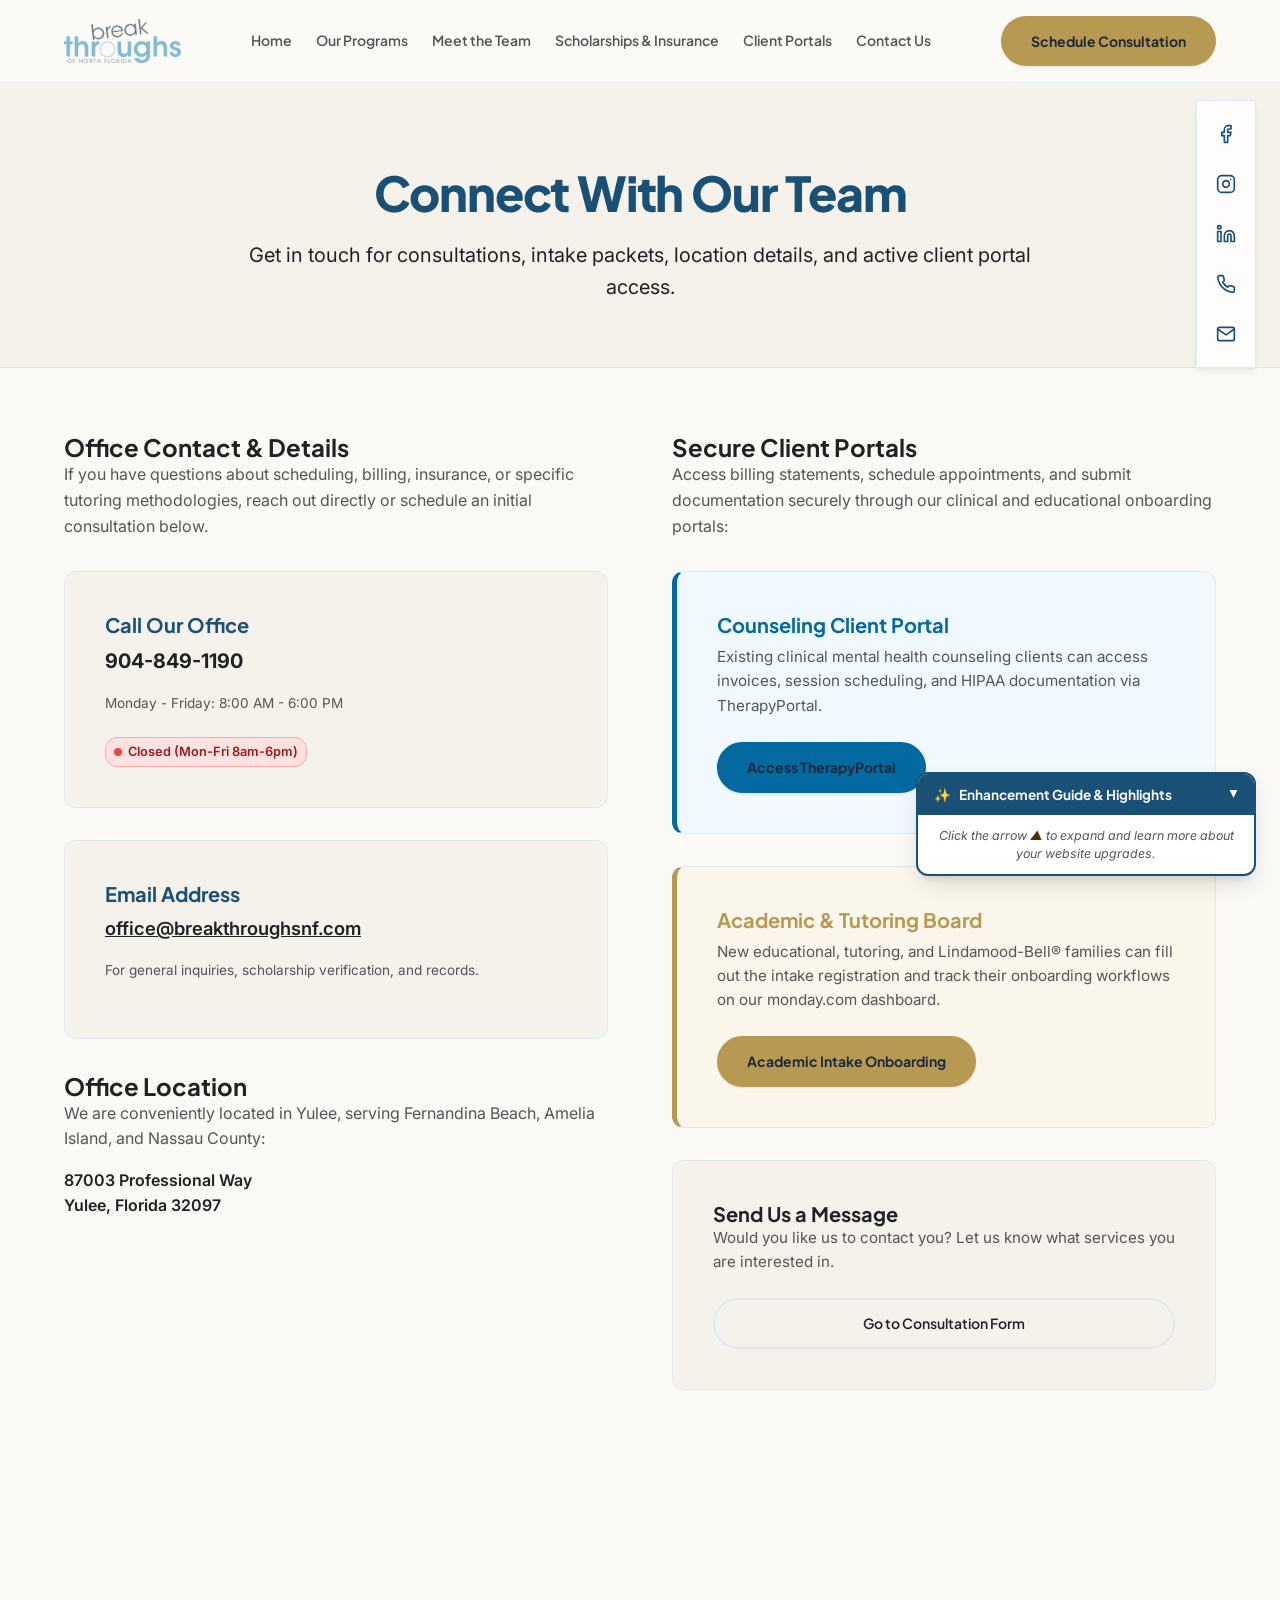
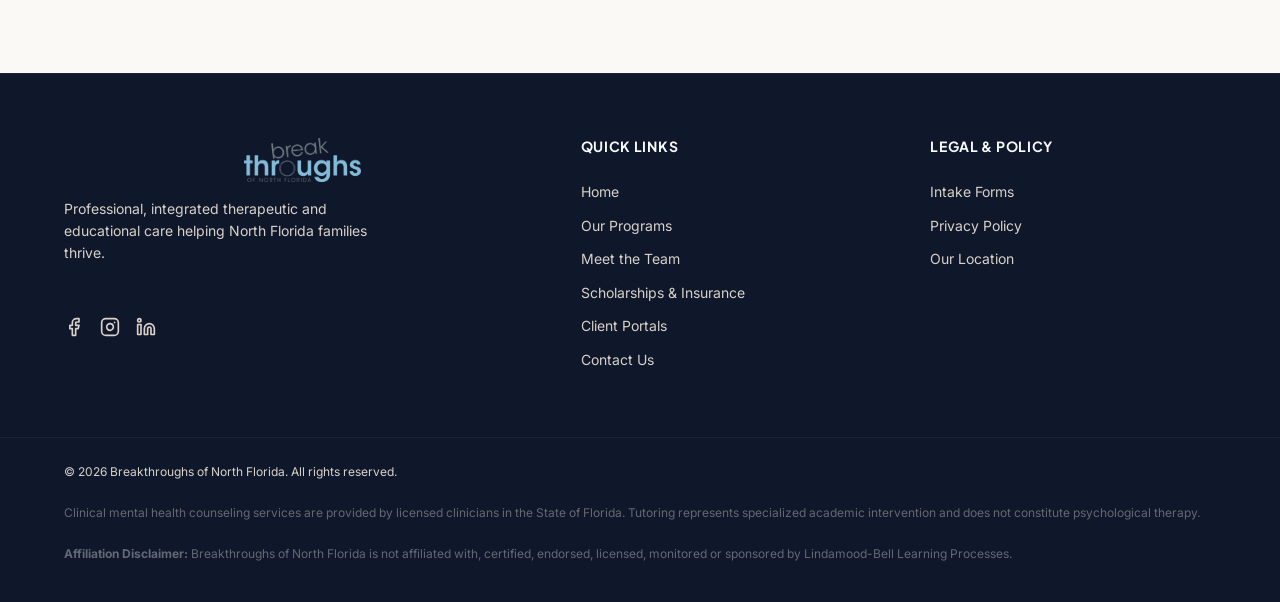
<file: contact.html>
<!DOCTYPE html>
<html lang="en">
<head>
  <meta charset="UTF-8">
  <meta name="viewport" content="width=device-width, initial-scale=1.0">
  <title>Contact Us & Intake Portals | Breakthroughs of North Florida | Breakthroughs of North Florida</title>
  <meta name="description" content="Contact our Yulee office, locate us in Professional Way, or access TherapyPortal and monday.com onboarding portals.">
  
  <!-- Google Fonts for Modern Typography -->
  <link rel="preconnect" href="https://fonts.googleapis.com">
  <link rel="preconnect" href="https://fonts.gstatic.com" crossorigin>
  <link href="https://fonts.googleapis.com/css2?family=Inter:wght@300;400;500;600;700&family=Plus+Jakarta+Sans:wght@400;500;600;700;800&display=swap" rel="stylesheet">
  
  <link rel="stylesheet" href="styles.css">
  <style>
    /* Unique CSS overrides for secondary subpages */
    .subpage-hero {
      background: var(--color-bg-alt);
      color: var(--color-text-main);
      padding: 5rem 0 4rem 0;
      text-align: center;
      border-bottom: 1px solid var(--color-border-subtle);
    }
    .subpage-hero h1 {
      color: var(--color-primary-navy);
      font-size: clamp(1.75rem, 5vw, 3rem);
      margin-bottom: 1rem;
      font-weight: 800;
      letter-spacing: -0.025em;
      word-wrap: break-word;
      overflow-wrap: break-word;
    }
    .subpage-hero p {
      color: var(--color-text-main);
      font-size: 1.25rem;
      max-width: 800px;
      margin: 0 auto;
      line-height: 1.6;
    }
    
    /* Academic Theme overrides */
    .subpage-hero.hero-academic {
      background: linear-gradient(135deg, #fefaf0 0%, #f5ecd5 100%);
      border-bottom-color: var(--color-academic-border);
    }
    .subpage-hero.hero-academic h1 {
      color: var(--color-academic-primary-dark);
    }
    .subpage-hero.hero-academic p {
      color: #271a01;
    }
    
    /* Counseling Theme overrides */
    .subpage-hero.hero-counseling {
      background: linear-gradient(135deg, #f0f9ff 0%, #e0f2fe 100%);
      border-bottom-color: var(--color-counseling-border);
    }
    .subpage-hero.hero-counseling h1 {
      color: var(--color-counseling-primary-dark);
    }
    .subpage-hero.hero-counseling p {
      color: #041822;
    }
    
    /* Team Filtering styles */
    .filter-container {
      display: flex;
      justify-content: center;
      gap: 1rem;
      margin: 3rem 0;
      flex-wrap: wrap;
    }
    .filter-btn {
      padding: 0.75rem 1.5rem;
      border: 1px solid var(--color-border-subtle);
      background-color: var(--color-bg-surface);
      border-radius: 50px;
      cursor: pointer;
      font-weight: 600;
      transition: all 0.2s ease;
    }
    .filter-btn:hover {
      background-color: var(--color-bg-alt);
    }
    .filter-btn.active {
      background-color: var(--color-primary-navy);
      color: var(--color-text-light);
      border-color: var(--color-primary-navy);
    }
    
    /* Layout styling */
    .subpage-content {
      padding: 4rem 0;
    }
    
    .team-grid-extended {
      display: grid;
      grid-template-columns: repeat(auto-fill, minmax(350px, 1fr));
      gap: 2.5rem;
    }
    
    .reports-to-text {
      font-size: 0.85rem;
      color: var(--color-primary-navy);
      font-weight: 600;
      margin-top: 2px;
      margin-bottom: 2px;
    }
    
    .team-bio {
      margin-top: 1rem;
      font-size: 0.95rem;
      line-height: 1.6;
      color: var(--color-text-muted);
    }
    
    .bio-toggle-btn {
      background: none;
      border: none;
      color: var(--color-academic-primary-dark);
      font-weight: 700;
      font-size: 0.85rem;
      padding: 0;
      margin-top: 0.5rem;
      cursor: pointer;
      display: inline-flex;
      align-items: center;
      gap: 4px;
      transition: color 0.2s ease, transform 0.2s ease;
      text-decoration: underline;
    }
    .bio-toggle-btn:hover {
      color: var(--color-primary-navy);
      transform: translateX(2px);
    }
    .bio-toggle-btn:focus {
      outline: 2px solid var(--color-academic-primary);
      outline-offset: 2px;
      border-radius: 2px;
    }
    
    .education-text {
      font-style: italic;
      font-size: 0.9rem;
      color: var(--color-primary-navy);
      margin-top: 0.5rem;
      font-weight: 500;
    }
    
    /* Section-based team layout */
    .section-title {
      font-size: 2.25rem;
      color: var(--color-primary-navy);
      margin-top: 4.5rem;
      margin-bottom: 2rem;
      border-bottom: 2px solid var(--color-border-subtle);
      padding-bottom: 0.75rem;
      font-weight: 700;
      position: relative;
      letter-spacing: -0.02em;
    }
    .section-title::after {
      content: "";
      position: absolute;
      bottom: -2px;
      left: 0;
      width: 60px;
      height: 4px;
      background-color: var(--color-academic-primary);
      border-radius: 2px;
    }
    .section-title.counseling-title::after {
      background-color: var(--color-counseling-primary);
    }
    .section-title.psychiatric-title::after {
      background-color: #4338ca;
    }
    .section-title.coaching-title::after {
      background-color: #d97706;
    }
    .leadership-card {
      border-top: 4px solid var(--color-academic-primary) !important;
      background: linear-gradient(180deg, var(--color-bg-surface) 0%, var(--color-bg-alt) 100%) !important;
    }
    .psychiatric-card {
      border-top: 4px solid var(--color-counseling-primary) !important;
      background: linear-gradient(180deg, var(--color-bg-surface) 0%, var(--color-counseling-bg-light) 100%) !important;
    }
    .team-grid-extended {
      margin-bottom: 2rem;
    }
    
    /* Programs layout */
    .programs-detailed {
      display: flex;
      flex-direction: column;
      gap: 4rem;
    }
    .program-card-detail {
      background: var(--color-bg-surface);
      border: 1px solid var(--color-border-subtle);
      border-radius: 12px;
      padding: 3rem;
      box-shadow: 0 4px 6px -1px rgba(0, 0, 0, 0.05);
    }
    .program-card-detail h3 {
      font-size: 1.75rem;
      color: var(--color-primary-navy);
      margin-bottom: 1rem;
      border-left: 4px solid var(--color-academic-primary);
      padding-left: 1rem;
    }
    .program-body-text {
      line-height: 1.7;
      color: var(--color-text-muted);
      white-space: pre-wrap;
    }
    
    /* Form & Insurance layout */
    .insurance-section-detail {
      display: grid;
      grid-template-columns: 1fr 1.5fr;
      gap: 3rem;
      align-items: start;
    }
    @media (max-width: 768px) {
      .insurance-section-detail {
        grid-template-columns: 1fr;
      }
      .subpage-hero h1 {
        font-size: 1.75rem;
      }
    }
    
    .insurance-list {
      list-style: none;
      padding: 0;
    }
    .insurance-list li {
      padding: 0.75rem 1rem;
      background: var(--color-counseling-bg-light);
      border-left: 4px solid var(--color-counseling-primary);
      margin-bottom: 0.5rem;
      border-radius: 4px;
      font-weight: 600;
      color: var(--color-primary-navy);
    }
    
    .paperwork-grid {
      display: grid;
      grid-template-columns: repeat(auto-fill, minmax(280px, 1fr));
      gap: 1.5rem;
      margin-top: 2rem;
    }
    
    .paperwork-card {
      background: var(--color-bg-surface);
      border: 1px solid var(--color-border-subtle);
      border-radius: 8px;
      padding: 1.5rem;
      display: flex;
      flex-direction: column;
      justify-content: space-between;
      height: 100%;
    }
    .paperwork-card h4 {
      margin-bottom: 0.5rem;
      color: var(--color-text-main);
    }
    .paperwork-card p {
      font-size: 0.85rem;
      color: var(--color-text-muted);
      margin-bottom: 1.5rem;
    }
    
    /* Contact page overrides */
    .contact-grid-detail {
      display: grid;
      grid-template-columns: 1fr 1fr;
      gap: 4rem;
    }
    @media (max-width: 768px) {
      .contact-grid-detail {
        grid-template-columns: 1fr;
      }
    }
    
    .map-frame {
      width: 100%;
      height: 350px;
      border: 0;
      border-radius: 8px;
      margin-top: 1.5rem;
    }
    
    .card-portal-box {
      background: var(--color-bg-alt);
      border-radius: 12px;
      padding: 2.5rem;
      margin-bottom: 2rem;
      border: 1px solid var(--color-border-subtle);
    }
  </style>
</head>
<body>

  <!-- Floating Collapsible Proposal Guide Widget -->
  <div class="proposal-widget collapsed" id="proposal-widget">
    <button class="proposal-widget-toggle" onclick="toggleProposalWidget()" aria-expanded="false" aria-label="Toggle proposal information guide">
      <span class="widget-toggle-icon">✨</span>
      <span class="widget-toggle-text">Enhancement Guide &amp; Highlights</span>
      <span class="widget-toggle-arrow">▲</span>
    </button>
    <div class="proposal-widget-body">
      <div class="widget-collapsed-msg">
        Click the arrow <span style="color: var(--color-academic-primary-dark); font-weight: 600;">▲</span> to expand and learn more about your website upgrades.
      </div>
      <div class="widget-expanded-content">
        <h4 style="margin-top: 0; margin-bottom: 0.5rem; font-size: 0.95rem; color: var(--color-primary-navy);">Enhancement Guide &amp; Concept Highlights</h4>
        <p style="font-size: 0.8rem; line-height: 1.4; margin-bottom: 0.75rem; color: var(--color-text-main);">
          This interactive prototype demonstrates recommended enhancements to modernize your website's architecture, user experience, and accessibility. Note that this is a <strong>preliminary concept skeleton</strong> designed to showcase layout and feature possibilities before final content integration.
        </p>
        <ul class="widget-highlights" style="margin: 10px 0; padding-left: 0; list-style: none; display: flex; flex-direction: column; gap: 8px;">
          <li style="position: relative; padding-left: 18px; font-size: 0.775rem; line-height: 1.4; color: var(--color-text-main);"><strong style="color: var(--color-primary-navy);">Modern Multi-Page Layout:</strong> A structured 5-page setup (Home, Programs, Team, Rates, Contact) to make extensive services easy to digest and navigate.</li>
          <li style="position: relative; padding-left: 18px; font-size: 0.775rem; line-height: 1.4; color: var(--color-text-main);"><strong style="color: var(--color-primary-navy);">Inclusive Design &amp; Accessibility:</strong> Tailored high-contrast, dyslexia-friendly colors, custom scrollbars, and clear landmark structures for cognitive ease.</li>
          <li style="position: relative; padding-left: 18px; font-size: 0.775rem; line-height: 1.4; color: var(--color-text-main);"><strong style="color: var(--color-primary-navy);">Dynamic Anti-Scroll UX:</strong> Collapsible team bios (natural sentence previews with "Read More" expanders) that prevent infinite scrolling.</li>
          <li style="position: relative; padding-left: 18px; font-size: 0.775rem; line-height: 1.4; color: var(--color-text-main);"><strong style="color: var(--color-primary-navy);">Interactive Premium Features:</strong> Auto-rotating testimonials slider, filterable program category tabs, and smooth animated FAQ accordions.</li>
          <li style="position: relative; padding-left: 18px; font-size: 0.775rem; line-height: 1.4; color: var(--color-text-main);"><strong style="color: var(--color-primary-navy);">Live Utility Badges:</strong> Pulsating real-time "Office Hours" status indicator and persistent, direct client portal navigation links.</li>
          <li style="position: relative; padding-left: 18px; font-size: 0.775rem; line-height: 1.4; color: var(--color-text-main);"><strong style="color: var(--color-primary-navy);">Floating Socials &amp; Navigation:</strong> Glassmorphic right-hand charms bar and scroll-to-top button with smart responsive auto-hide queries.</li>
        </ul>
        <p class="widget-note" style="font-size: 0.75rem; color: var(--color-text-muted); font-style: italic; border-top: 1px solid var(--color-border-subtle); padding-top: 6px; margin-top: 6px; margin-bottom: 0;">Click this header to collapse/expand this guide and view the layout uninterrupted.</p>
      </div>
    </div>
  </div>

  <!-- Keyboard Accessibility: Skip to Main Content Link -->
  <a href="#main-content" class="skip-link">Skip to main content</a>

  <!-- Main Navigation Header -->
  <header class="main-header">
    <div class="container header-container">
      <a href="index.html" class="logo-area" aria-label="Breakthroughs of North Florida Home">
        <img class="logo-img" src="logo.png" alt="Breakthroughs of North Florida Logo">
      </a>

      <!-- Desktop Navigation -->
      <nav class="main-nav" aria-label="Primary Navigation">
        <ul class="nav-list">
          <li><a href="index.html" class="nav-link">Home</a></li>
          <li><a href="programs.html" class="nav-link">Our Programs</a></li>
          <li><a href="team.html" class="nav-link">Meet the Team</a></li>
          <li><a href="rates-insurance.html" class="nav-link">Scholarships &amp; Insurance</a></li>
          <li><a href="contact.html#portals" class="nav-link">Client Portals</a></li>
          <li><a href="contact.html" class="nav-link">Contact Us</a></li>
        </ul>
      </nav>

      <!-- Action Button -->
      <div class="header-cta">
        <a href="contact.html" class="btn btn-primary">Schedule Consultation</a>
      </div>

      <!-- Mobile Menu Toggle Button (Hamburger) -->
      <button class="menu-toggle" aria-expanded="false" aria-label="Toggle Navigation Menu">
        <span class="hamburger-bar"></span>
        <span class="hamburger-bar"></span>
        <span class="hamburger-bar"></span>
      </button>
    </div>

    <!-- Mobile Drawer Overlay Menu -->
    <nav class="mobile-nav" aria-label="Mobile Navigation">
      <ul class="mobile-nav-list">
        <li><a href="index.html" class="mobile-nav-link">Home</a></li>
        <li><a href="programs.html" class="mobile-nav-link">Our Programs</a></li>
        <li><a href="team.html" class="mobile-nav-link">Meet the Team</a></li>
        <li><a href="rates-insurance.html" class="mobile-nav-link">Scholarships &amp; Insurance</a></li>
        <li><a href="contact.html#portals" class="mobile-nav-link">Client Portals</a></li>
        <li><a href="contact.html" class="mobile-nav-link">Contact Us</a></li>
        <li><a href="contact.html" class="btn btn-primary btn-block">Schedule Consultation</a></li>
      </ul>
    </nav>
  </header>

  <main id="main-content">
    <section class="subpage-hero">
      <div class="container">
        <h1>Connect With Our Team</h1>
        <p>Get in touch for consultations, intake packets, location details, and active client portal access.</p>
      </div>
    </section>

    <section class="subpage-content">
      <div class="container">
        <div class="contact-grid-detail">
          <div>
            <h3>Office Contact &amp; Details</h3>
            <p style="color: var(--color-text-muted); margin-bottom: 2rem;">If you have questions about scheduling, billing, insurance, or specific tutoring methodologies, reach out directly or schedule an initial consultation below.</p>
            
            <div class="card-portal-box" style="margin-bottom: 2rem;">
              <h4 style="margin-bottom: 0.5rem; color: var(--color-primary-navy);">Call Our Office</h4>
              <p style="font-size: 1.25rem; font-weight: 700; color: var(--color-text-main);"><a href="tel:9048491190" style="color: inherit; text-decoration: none;">904-849-1190</a></p>
              <p style="font-size: 0.85rem; color: var(--color-text-muted); margin-top: 0.25rem;">Monday - Friday: 8:00 AM - 6:00 PM</p>
              <div class="office-status-badge">Checking office status...</div>
            </div>

            <div class="card-portal-box" style="margin-bottom: 2rem;">
              <h4 style="margin-bottom: 0.5rem; color: var(--color-primary-navy);">Email Address</h4>
              <p style="font-size: 1.15rem; font-weight: 600; color: var(--color-text-main);"><a href="mailto:office@breakthroughsnf.com" style="color: inherit; text-decoration: underline;">office@breakthroughsnf.com</a></p>
              <p style="font-size: 0.85rem; color: var(--color-text-muted); margin-top: 0.25rem;">For general inquiries, scholarship verification, and records.</p>
            </div>

            <div id="locations">
              <h3>Office Location</h3>
              <p style="color: var(--color-text-muted);">We are conveniently located in Yulee, serving Fernandina Beach, Amelia Island, and Nassau County:</p>
              <p style="font-weight: 600; color: var(--color-text-main); margin: 0.5rem 0;">87003 Professional Way<br>Yulee, Florida 32097</p>
              <iframe class="map-frame" src="https://maps.google.com/maps?q=87003+Professional+Way,+Yulee,+FL+32097&amp;output=embed" allowfullscreen="" loading="lazy"></iframe>
            </div>
          </div>

          <div id="portals">
            <h3>Secure Client Portals</h3>
            <p style="color: var(--color-text-muted); margin-bottom: 2rem;">Access billing statements, schedule appointments, and submit documentation securely through our clinical and educational onboarding portals:</p>
            
            <div class="card-portal-box" style="border-left: 5px solid var(--color-counseling-primary); background: var(--color-counseling-bg-light);">
              <h4 style="color: var(--color-counseling-primary);">Counseling Client Portal</h4>
              <p style="font-size: 0.95rem; color: var(--color-text-muted); margin: 0.5rem 0 1.5rem 0;">Existing clinical mental health counseling clients can access invoices, session scheduling, and HIPAA documentation via TherapyPortal.</p>
              <a href="https://www.therapyportal.com/p/breakthroughs32097/" target="_blank" rel="noopener noreferrer" class="btn btn-primary" style="background-color: var(--color-counseling-primary); border-color: var(--color-counseling-primary);">Access TherapyPortal</a>
            </div>

            <div class="card-portal-box" style="border-left: 5px solid var(--color-academic-primary); background: var(--color-academic-bg-light);">
              <h4 style="color: var(--color-academic-primary);">Academic &amp; Tutoring Board</h4>
              <p style="font-size: 0.95rem; color: var(--color-text-muted); margin: 0.5rem 0 1.5rem 0;">New educational, tutoring, and Lindamood-Bell® families can fill out the intake registration and track their onboarding workflows on our monday.com dashboard.</p>
              <a href="https://forms.gle/X3RCMwhWqUVp6wNT8" target="_blank" class="btn btn-primary" style="background-color: var(--color-academic-primary); border-color: var(--color-academic-primary);">Academic Intake Onboarding</a>
            </div>
            
            <div class="card-portal-box">
              <h4>Send Us a Message</h4>
              <p style="font-size: 0.95rem; color: var(--color-text-muted); margin-bottom: 1.5rem;">Would you like us to contact you? Let us know what services you are interested in.</p>
              <a href="index.html#contact" class="btn btn-secondary btn-block">Go to Consultation Form</a>
            </div>
          </div>
        </div>
      </div>
    </section>
  </main>
    
  <!-- Floating Socials Charm Bar -->
  <div class="socials-charm" aria-label="Social Media Links">
    <a href="https://www.facebook.com/breakthroughsnf" target="_blank" rel="noopener noreferrer" class="charm-link" aria-label="Facebook">
      <svg class="charm-icon" viewBox="0 0 24 24" width="20" height="20" stroke="currentColor" stroke-width="2" fill="none" stroke-linecap="round" stroke-linejoin="round">
        <path d="M18 2h-3a5 5 0 0 0 -5 5v3H7v4h3v8h4v-8h3l1-4h-4V7a1 1 0 0 1 1-1h3z"></path>
      </svg>
      <span class="charm-tooltip">Facebook</span>
    </a>
    <a href="https://www.instagram.com/breakthroughsofjacksonville/" target="_blank" rel="noopener noreferrer" class="charm-link" aria-label="Instagram">
      <svg class="charm-icon" viewBox="0 0 24 24" width="20" height="20" stroke="currentColor" stroke-width="2" fill="none" stroke-linecap="round" stroke-linejoin="round">
        <rect x="2" y="2" width="20" height="20" rx="5" ry="5"></rect>
        <path d="M16 11.37A4 4 0 1 1 12.63 8 4 4 0 0 1 16 11.37z"></path>
        <line x1="17.5" y1="6.5" x2="17.51" y2="6.5"></line>
      </svg>
      <span class="charm-tooltip">Instagram</span>
    </a>
    <a href="https://www.linkedin.com/company/breakthroughs-of-north-florida/" target="_blank" rel="noopener noreferrer" class="charm-link" aria-label="LinkedIn">
      <svg class="charm-icon" viewBox="0 0 24 24" width="20" height="20" stroke="currentColor" stroke-width="2" fill="none" stroke-linecap="round" stroke-linejoin="round">
        <path d="M16 8a6 6 0 0 1 6 6v7h-4v-7a2 2 0 0 0-2-2 2 2 0 0 0-2 2v7h-4v-7a6 6 0 0 1 6-6z"></path>
        <rect x="2" y="9" width="4" height="12"></rect>
        <circle cx="4" cy="4" r="2"></circle>
      </svg>
      <span class="charm-tooltip">LinkedIn</span>
    </a>
    <a href="tel:904-849-1190" class="charm-link" aria-label="Call Us">
      <svg class="charm-icon" viewBox="0 0 24 24" width="20" height="20" stroke="currentColor" stroke-width="2" fill="none" stroke-linecap="round" stroke-linejoin="round">
        <path d="M22 16.92v3a2 2 0 0 1-2.18 2 19.79 19.79 0 0 1-8.63-3.07 19.5 19.5 0 0 1-6-6 19.79 19.79 0 0 1-3.07-8.67A2 2 0 0 1 4.11 2h3a2 2 0 0 1 2 1.72 12.84 12.84 0 0 0 .7 2.81 2 2 0 0 1-.45 2.11L8.09 9.91a16 16 0 0 0 6 6l1.27-1.27a2 2 0 0 1 2.11-.45 12.84 12.84 0 0 0 2.81.7A2 2 0 0 1 22 16.92z"></path>
      </svg>
      <span class="charm-tooltip">Call Us</span>
    </a>
    <a href="contact.html" class="charm-link" aria-label="Contact Us">
      <svg class="charm-icon" viewBox="0 0 24 24" width="20" height="20" stroke="currentColor" stroke-width="2" fill="none" stroke-linecap="round" stroke-linejoin="round">
        <path d="M4 4h16c1.1 0 2 .9 2 2v12c0 1.1-.9 2-2 2H4c-1.1 0-2-.9-2-2V6c0-1.1.9-2 2-2z"></path>
        <polyline points="22,6 12,13 2,6"></polyline>
      </svg>
      <span class="charm-tooltip">Email Us</span>
    </a>
  </div>

  <!-- Scroll to Top Button -->
  <button class="scroll-top-btn" id="scroll-top-btn" onclick="scrollToTop()" aria-label="Scroll to top of page">
    <svg viewBox="0 0 24 24" width="20" height="20" stroke="currentColor" stroke-width="2.5" fill="none" stroke-linecap="round" stroke-linejoin="round">
      <line x1="12" y1="19" x2="12" y2="5"></line>
      <polyline points="5 12 12 5 19 12"></polyline>
    </svg>
  </button>

  <!-- Global Footer -->
  <footer class="main-footer">
    <div class="container footer-container">
      <div class="footer-brand">
        <img class="logo-img" src="logo.png" alt="Breakthroughs of North Florida Logo">
        <p class="footer-desc">
          Professional, integrated therapeutic and educational care helping North Florida families thrive.
        </p>
        <!-- Inline Socials for Mobile/Tablet users -->
        <div class="footer-socials" style="display: flex; gap: 16px; margin-top: 1.25rem;">
          <a href="https://www.facebook.com/breakthroughsnf" target="_blank" rel="noopener noreferrer" style="color: var(--color-text-light-sub); transition: color 0.2s;" aria-label="Facebook">
            <svg viewBox="0 0 24 24" width="20" height="20" stroke="currentColor" stroke-width="2" fill="none" stroke-linecap="round" stroke-linejoin="round"><path d="M18 2h-3a5 5 0 0 0 -5 5v3H7v4h3v8h4v-8h3l1-4h-4V7a1 1 0 0 1 1-1h3z"></path></svg>
          </a>
          <a href="https://www.instagram.com/breakthroughsofjacksonville/" target="_blank" rel="noopener noreferrer" style="color: var(--color-text-light-sub); transition: color 0.2s;" aria-label="Instagram">
            <svg viewBox="0 0 24 24" width="20" height="20" stroke="currentColor" stroke-width="2" fill="none" stroke-linecap="round" stroke-linejoin="round"><rect x="2" y="2" width="20" height="20" rx="5" ry="5"></rect><path d="M16 11.37A4 4 0 1 1 12.63 8 4 4 0 0 1 16 11.37z"></path><line x1="17.5" y1="6.5" x2="17.51" y2="6.5"></line></svg>
          </a>
          <a href="https://www.linkedin.com/company/breakthroughs-of-north-florida/" target="_blank" rel="noopener noreferrer" style="color: var(--color-text-light-sub); transition: color 0.2s;" aria-label="LinkedIn">
            <svg viewBox="0 0 24 24" width="20" height="20" stroke="currentColor" stroke-width="2" fill="none" stroke-linecap="round" stroke-linejoin="round"><path d="M16 8a6 6 0 0 1 6 6v7h-4v-7a2 2 0 0 0-2-2 2 2 0 0 0-2 2v7h-4v-7a6 6 0 0 1 6-6z"></path><rect x="2" y="9" width="4" height="12"></rect><circle cx="4" cy="4" r="2"></circle></svg>
          </a>
        </div>
      </div>

      <div class="footer-links-group">
        <div class="footer-links-col">
          <h5>Quick Links</h5>
          <ul>
            <li><a href="index.html">Home</a></li>
            <li><a href="programs.html">Our Programs</a></li>
            <li><a href="team.html">Meet the Team</a></li>
            <li><a href="rates-insurance.html">Scholarships &amp; Insurance</a></li>
            <li><a href="contact.html#portals">Client Portals</a></li>
            <li><a href="contact.html">Contact Us</a></li>
          </ul>
        </div>
        <div class="footer-links-col">
          <h5>Legal &amp; Policy</h5>
          <ul>
            <li><a href="rates-insurance.html">Intake Forms</a></li>
            <li><a href="rates-insurance.html#privacy">Privacy Policy</a></li>
            <li><a href="contact.html#locations">Our Location</a></li>
          </ul>
        </div>
      </div>
    </div>
    
    <div class="footer-bottom">
      <div class="container footer-bottom-container">
        <div class="footer-legal-blocks">
          <p class="copyright-text">&copy; <span id="current-year">2026</span> Breakthroughs of North Florida. All rights reserved.</p>
          <p class="license-info">Clinical mental health counseling services are provided by licensed clinicians in the State of Florida. Tutoring represents specialized academic intervention and does not constitute psychological therapy.</p>
          <p class="license-info"><strong>Affiliation Disclaimer:</strong> Breakthroughs of North Florida is not affiliated with, certified, endorsed, licensed, monitored or sponsored by Lindamood-Bell Learning Processes.</p>
        </div>
      </div>
    </div>
  </footer>

  <!-- Javascript for mobile menu toggling and proposal widget -->
  <script>
    document.addEventListener('DOMContentLoaded', () => {
      const menuToggle = document.querySelector('.menu-toggle');
      const mobileNav = document.querySelector('.mobile-nav');
      const mobileLinks = document.querySelectorAll('.mobile-nav-link');

      // Toggle mobile menu
      menuToggle.addEventListener('click', () => {
        const expanded = menuToggle.getAttribute('aria-expanded') === 'true';
        menuToggle.setAttribute('aria-expanded', !expanded);
        menuToggle.classList.toggle('is-active');
        mobileNav.classList.toggle('is-active');
      });

      // Close mobile menu on link click
      mobileLinks.forEach(link => {
        link.addEventListener('click', () => {
          menuToggle.setAttribute('aria-expanded', 'false');
          menuToggle.classList.remove('is-active');
          mobileNav.classList.remove('is-active');
        });
      });

      // Scroll to Top Button visibility toggle
      const scrollTopBtn = document.getElementById('scroll-top-btn');
      if (scrollTopBtn) {
        window.addEventListener('scroll', () => {
          if (window.pageYOffset > 300) {
            scrollTopBtn.classList.add('visible');
          } else {
            scrollTopBtn.classList.remove('visible');
          }
        });
      }

      // Automatically update footer copyright year to current year
      const yearSpan = document.getElementById('current-year');
      if (yearSpan) {
        yearSpan.textContent = new Date().getFullYear();
      }

      // Initialize live office hours badge
      updateOfficeStatus();

      // Initialize testimonials quotes slider if it exists
      initTestimonialsSlider();
    });

    // Toggle floating proposal widget
    function toggleProposalWidget() {
      const widget = document.getElementById('proposal-widget');
      if (widget) {
        const collapsed = widget.classList.toggle('collapsed');
        localStorage.setItem('proposal_widget_collapsed', collapsed ? 'true' : 'false');
        const toggleBtn = widget.querySelector('.proposal-widget-toggle');
        if (toggleBtn) {
          toggleBtn.setAttribute('aria-expanded', collapsed ? 'false' : 'true');
        }
      }
    }

    // Scroll to Top action
    function scrollToTop() {
      window.scrollTo({
        top: 0,
        behavior: 'smooth'
      });
    }

    // Restore proposal widget state
    document.addEventListener('DOMContentLoaded', () => {
      const isCollapsed = localStorage.getItem('proposal_widget_collapsed');
      const widget = document.getElementById('proposal-widget');
      if (widget && isCollapsed === 'false') {
        widget.classList.remove('collapsed');
        const toggleBtn = widget.querySelector('.proposal-widget-toggle');
        if (toggleBtn) {
          toggleBtn.setAttribute('aria-expanded', 'true');
        }
      }
    });

    // Live office hours checker function
    function updateOfficeStatus() {
      const badges = document.querySelectorAll('.office-status-badge');
      if (badges.length === 0) return;

      try {
        // Get date string in America/New_York (Florida) timezone
        const nyTimeStr = new Date().toLocaleString("en-US", { timeZone: "America/New_York" });
        const nyDate = new Date(nyTimeStr);
        
        const day = nyDate.getDay(); // 0 = Sunday, 1 = Monday, ..., 6 = Saturday
        const hour = nyDate.getHours(); // 0 to 23

        const isWeekend = (day === 0 || day === 6);
        const isOpen = !isWeekend && (hour >= 8 && hour < 18); // 8 AM to 6 PM

        badges.forEach(badge => {
          if (isOpen) {
            badge.innerHTML = '<span class="status-dot open"></span> Open Now (Mon-Fri 8am-6pm)';
            badge.className = 'office-status-badge open';
          } else {
            badge.innerHTML = '<span class="status-dot closed"></span> Closed (Mon-Fri 8am-6pm)';
            badge.className = 'office-status-badge closed';
          }
        });
      } catch (e) {
        console.error("Error checking office status:", e);
        // Fallback: Check local browser time as a backup if timezone config fails
        const now = new Date();
        const day = now.getDay();
        const hour = now.getHours();
        const isWeekend = (day === 0 || day === 6);
        const isOpen = !isWeekend && (hour >= 8 && hour < 18);

        badges.forEach(badge => {
          if (isOpen) {
            badge.innerHTML = '<span class="status-dot open"></span> Open Now (Mon-Fri 8am-6pm)';
            badge.className = 'office-status-badge open';
          } else {
            badge.innerHTML = '<span class="status-dot closed"></span> Closed (Mon-Fri 8am-6pm)';
            badge.className = 'office-status-badge closed';
          }
        });
      }
    }

    // FAQ Accordion Toggle
    function toggleFAQ(button) {
      const item = button.closest('.faq-item');
      if (!item) return;
      const isActive = item.classList.contains('active');

      // Close all other FAQ items
      document.querySelectorAll('.faq-item').forEach(i => {
        i.classList.remove('active');
        const qBtn = i.querySelector('.faq-question');
        if (qBtn) qBtn.setAttribute('aria-expanded', 'false');
      });

      if (!isActive) {
        item.classList.add('active');
        button.setAttribute('aria-expanded', 'true');
      }
    }

    // Horizontal Program Tab Switcher
    function switchProgramTab(btn, category) {
      document.querySelectorAll('.tab-btn').forEach(b => b.classList.remove('active'));
      btn.classList.add('active');

      const cards = document.querySelectorAll('.program-card-detail');
      cards.forEach(card => {
        if (category === 'all' || card.getAttribute('data-category') === category) {
          card.classList.remove('hidden');
        } else {
          card.classList.add('hidden');
        }
      });
    }

    // Testimonials slider carousel logic
    let slideIdx = 0;
    let testimonialTimer;

    function initTestimonialsSlider() {
      const slides = document.querySelectorAll('.testimonial-slide');
      if (slides.length === 0) return;
      
      // Show first slide
      slides[0].classList.add('active');
      testimonialTimer = setInterval(rotateSlides, 6000);
    }

    function rotateSlides() {
      const slides = document.querySelectorAll('.testimonial-slide');
      const dots = document.querySelectorAll('.slider-dot');
      if (slides.length === 0) return;

      slides[slideIdx].classList.remove('active');
      if (dots[slideIdx]) dots[slideIdx].classList.remove('active');

      slideIdx = (slideIdx + 1) % slides.length;

      slides[slideIdx].classList.add('active');
      if (dots[slideIdx]) dots[slideIdx].classList.add('active');
    }

    function currentSlide(n) {
      clearInterval(testimonialTimer);
      const slides = document.querySelectorAll('.testimonial-slide');
      const dots = document.querySelectorAll('.slider-dot');
      if (slides.length === 0) return;

      slides[slideIdx].classList.remove('active');
      if (dots[slideIdx]) dots[slideIdx].classList.remove('active');

      slideIdx = n;

      slides[slideIdx].classList.add('active');
      if (dots[slideIdx]) dots[slideIdx].classList.add('active');

      testimonialTimer = setInterval(rotateSlides, 6000);
    }
  </script>
</body>
</html>
</file>
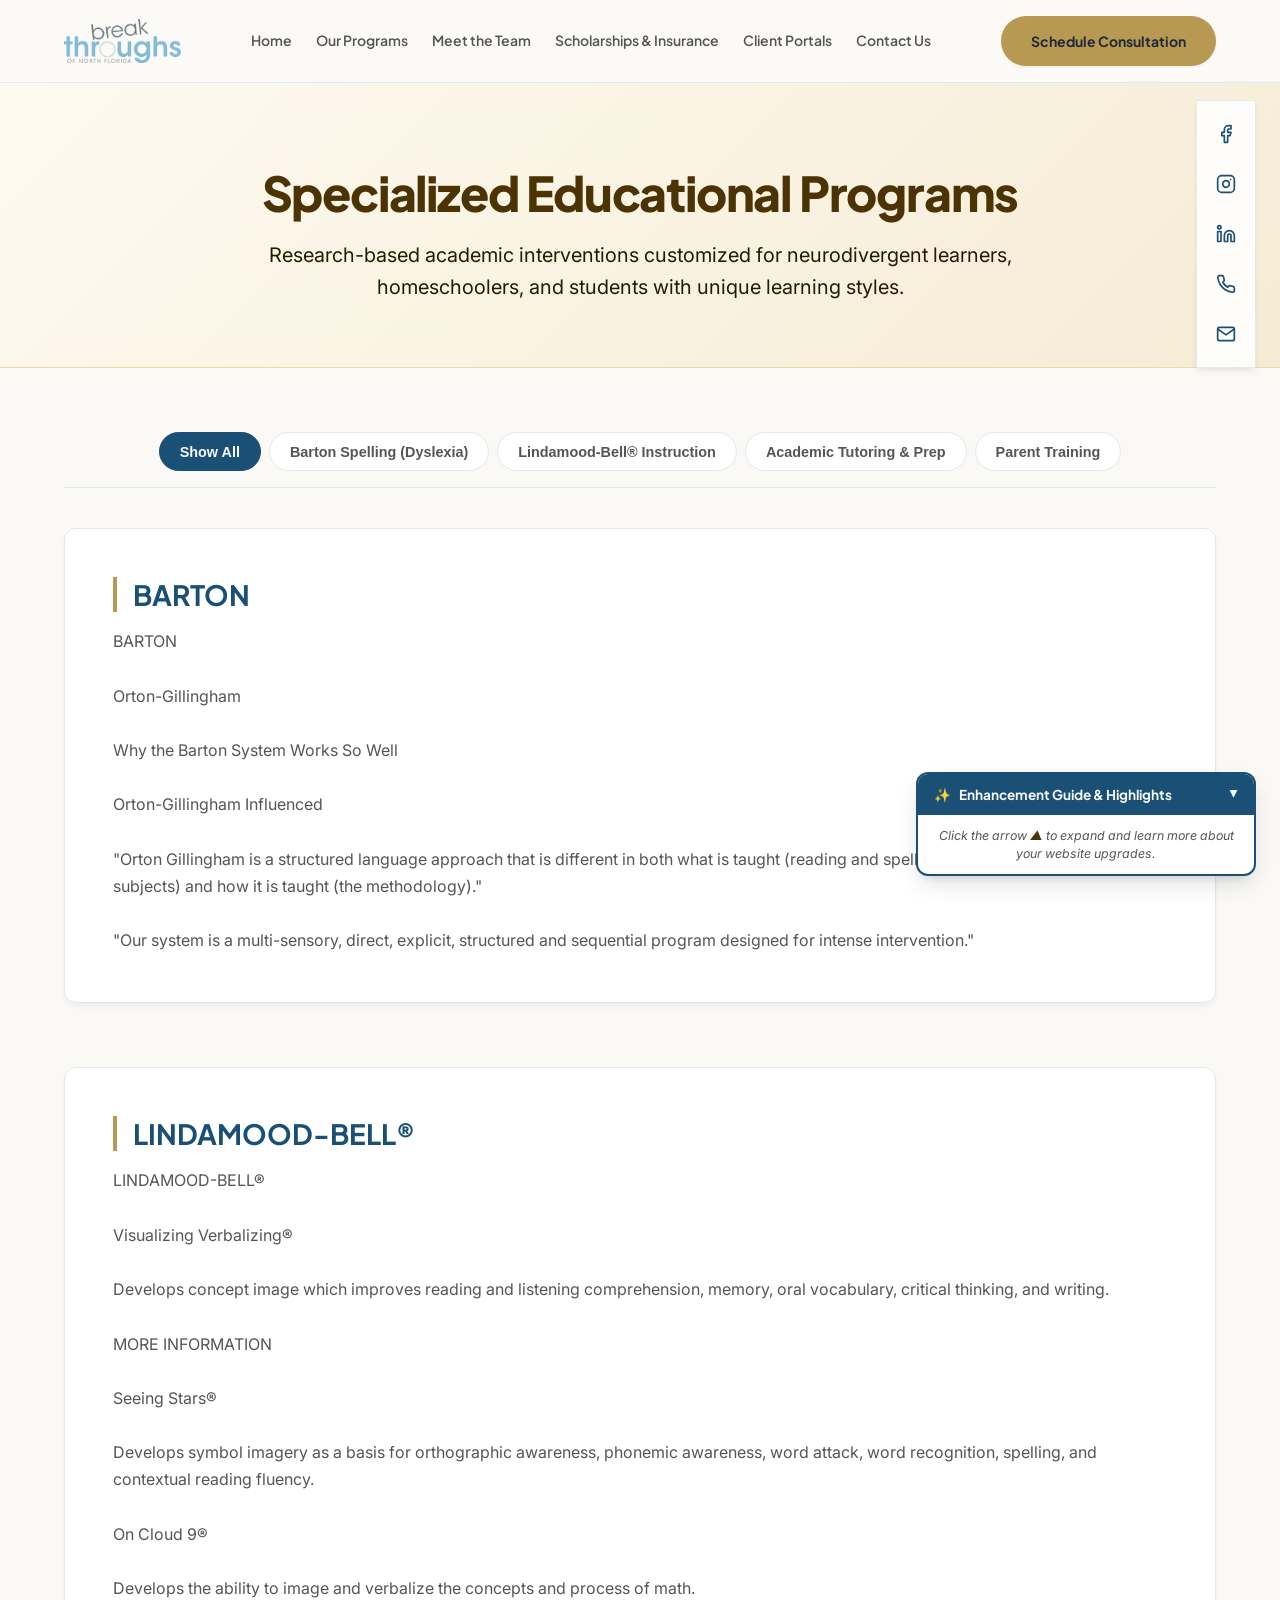
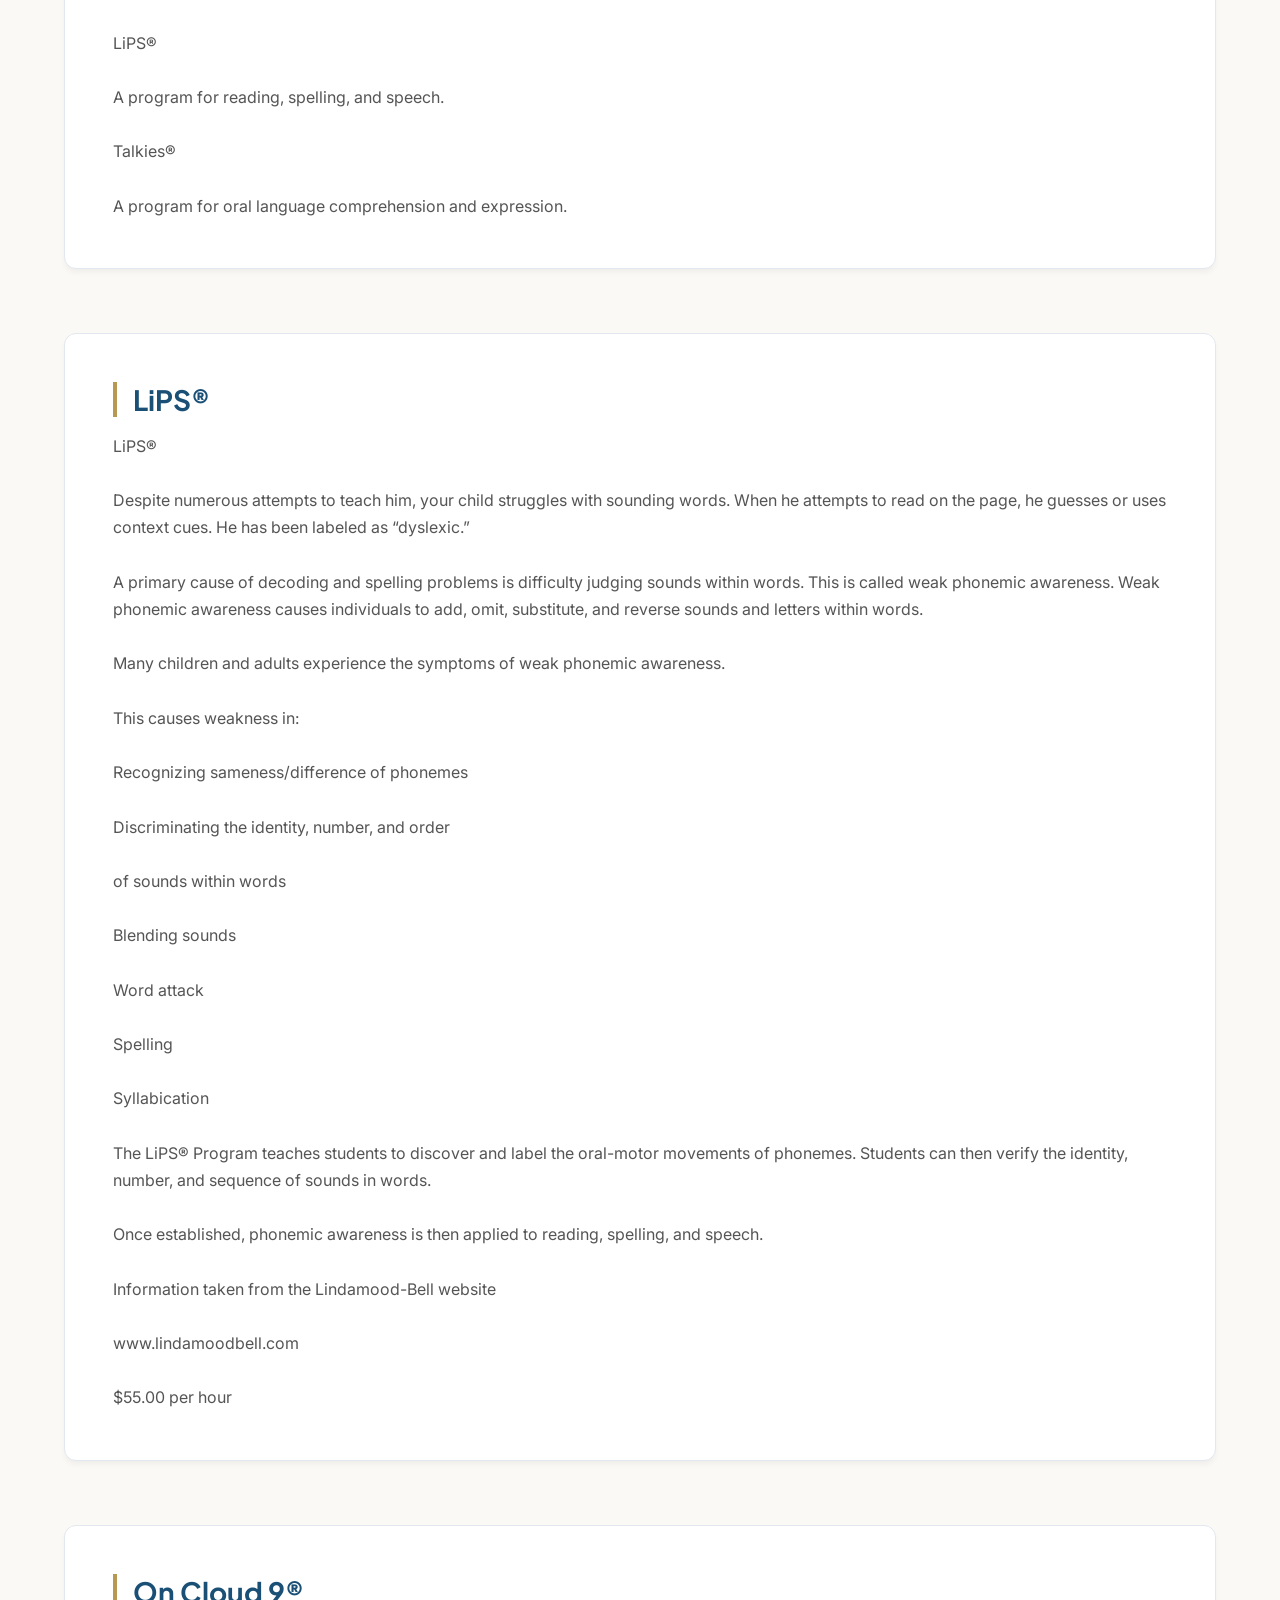
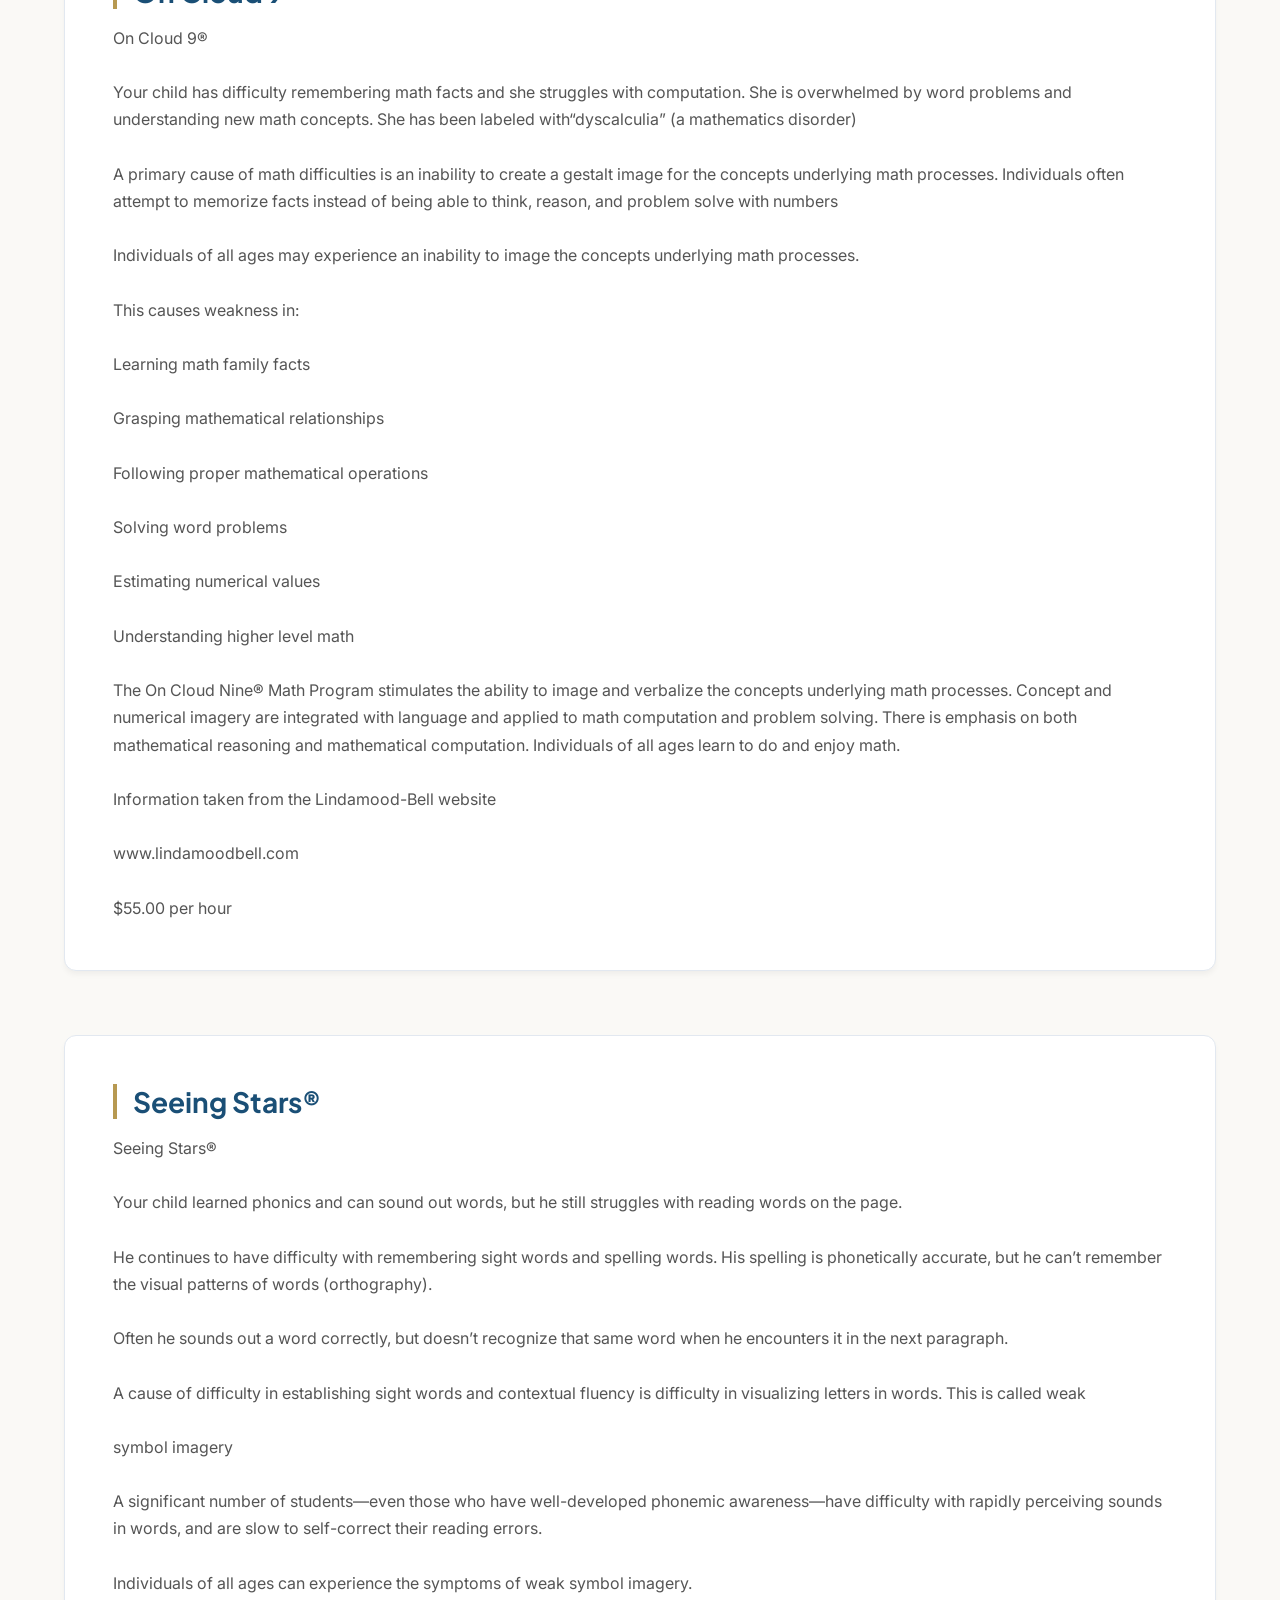
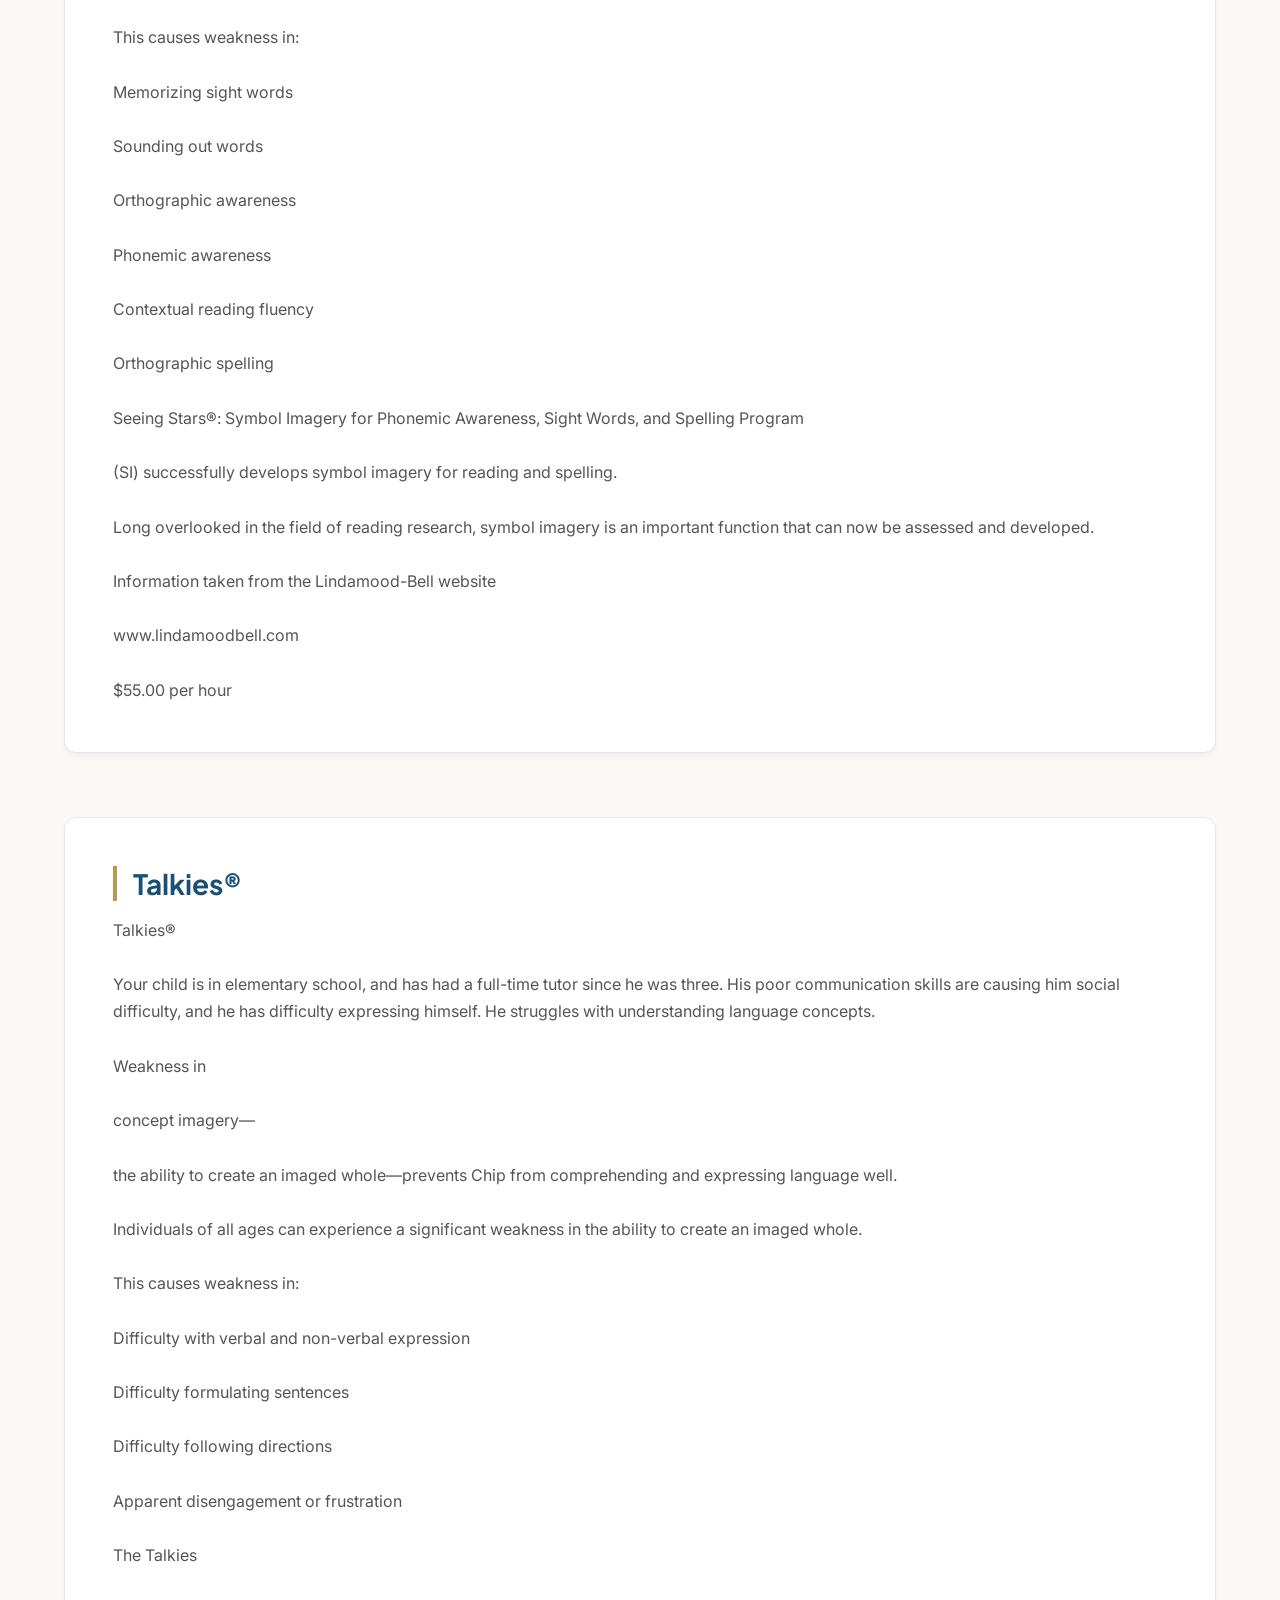
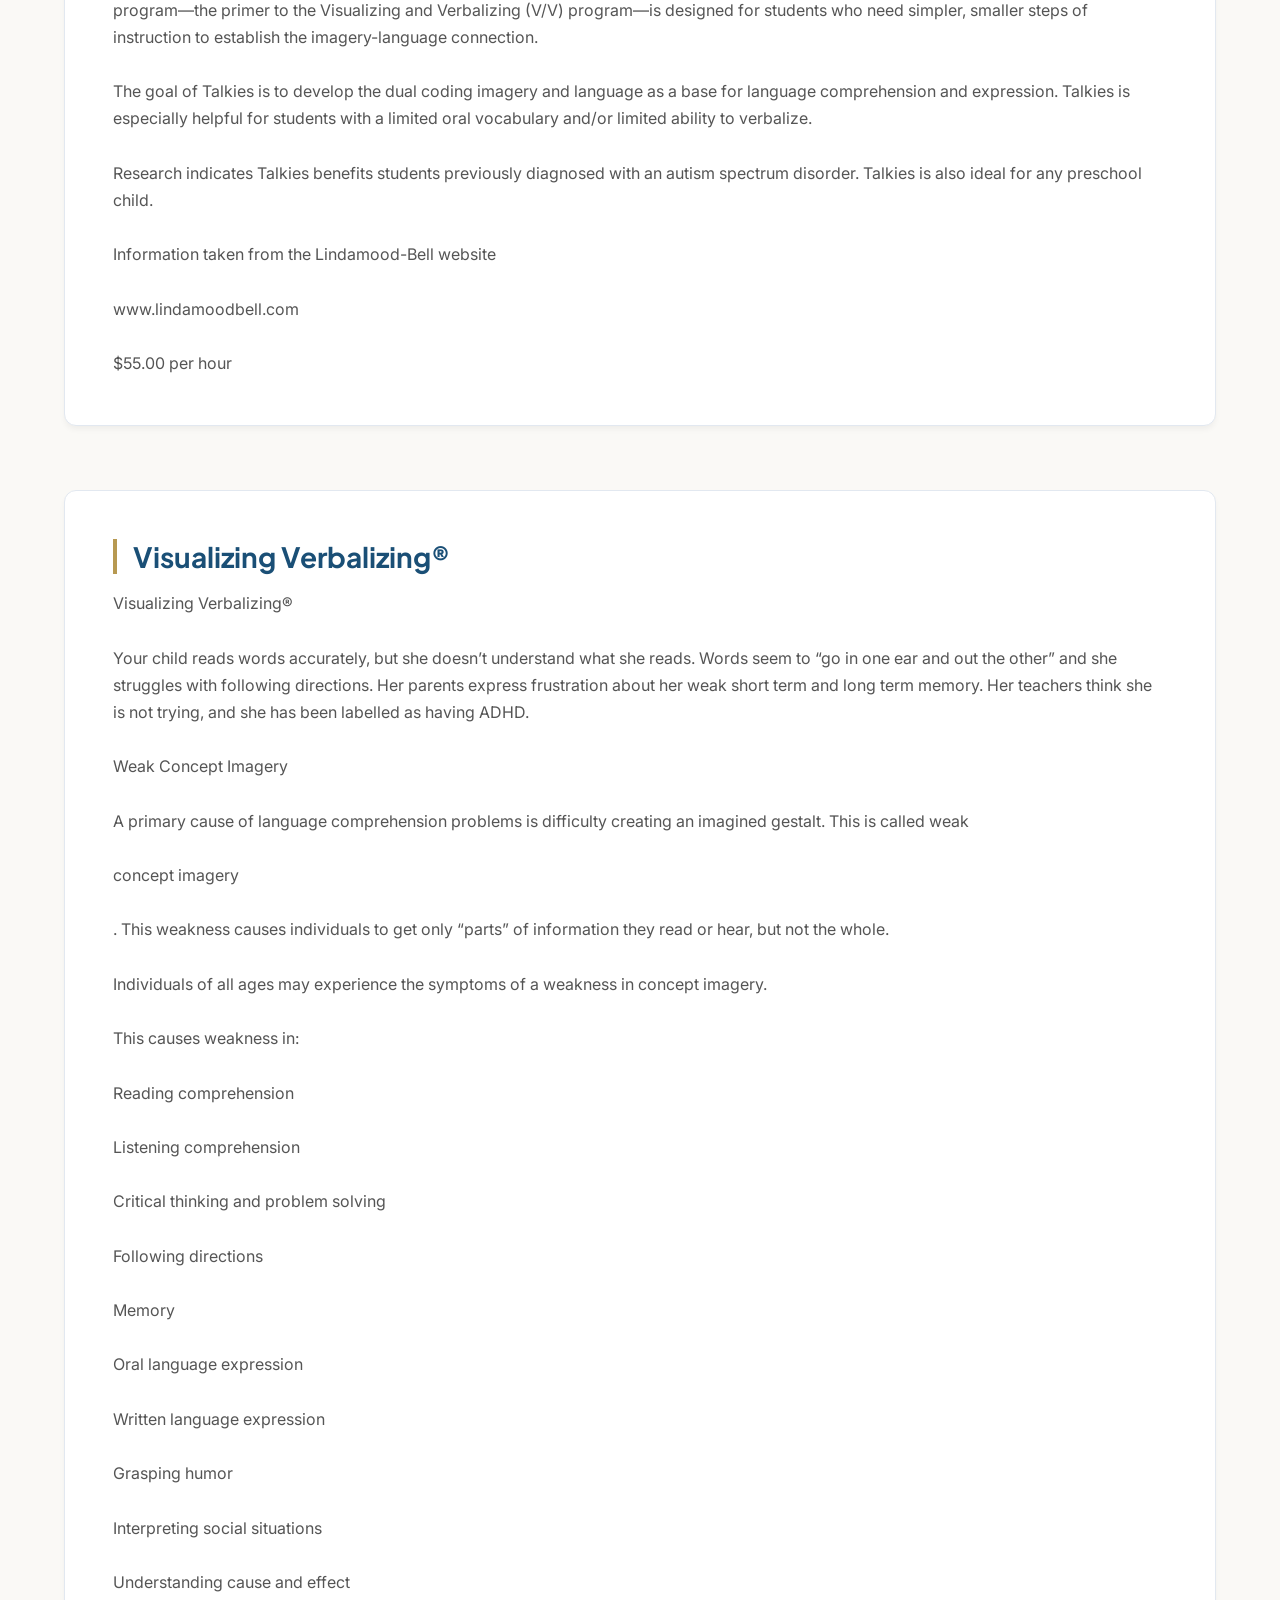
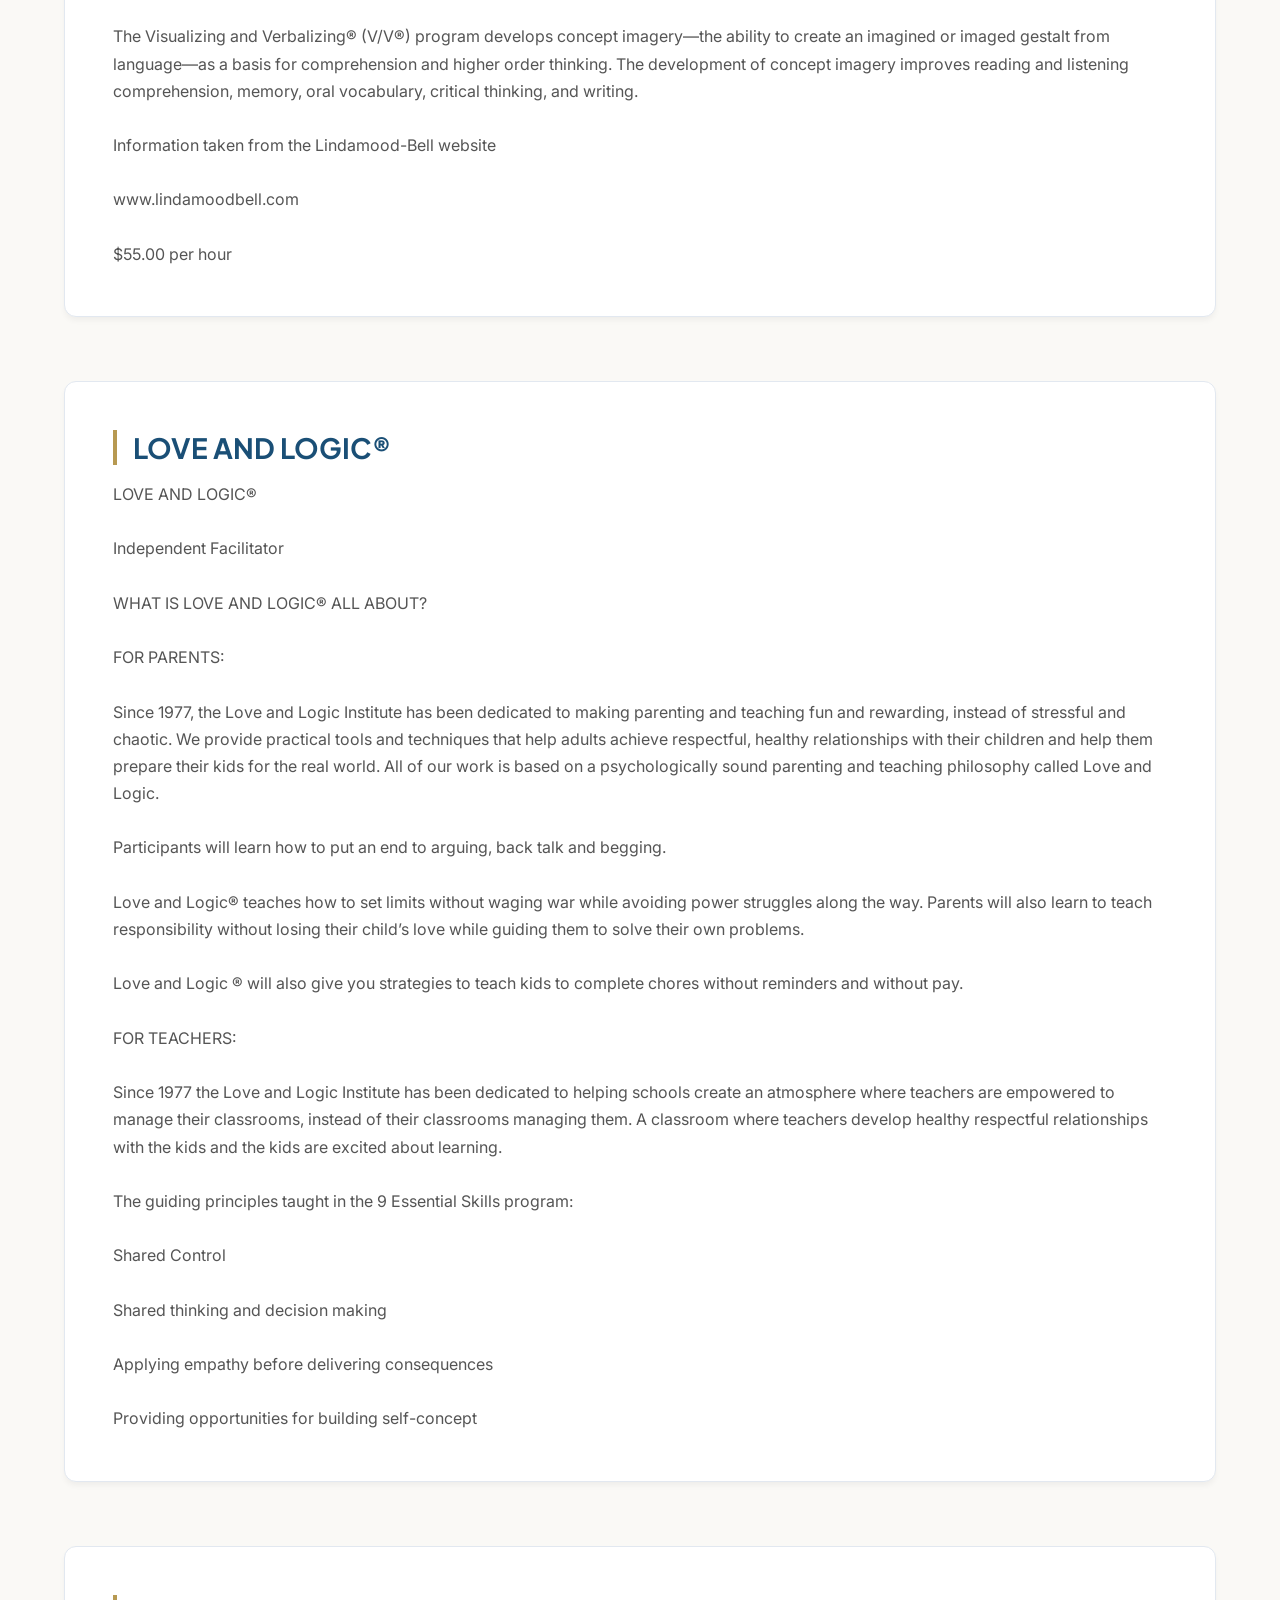
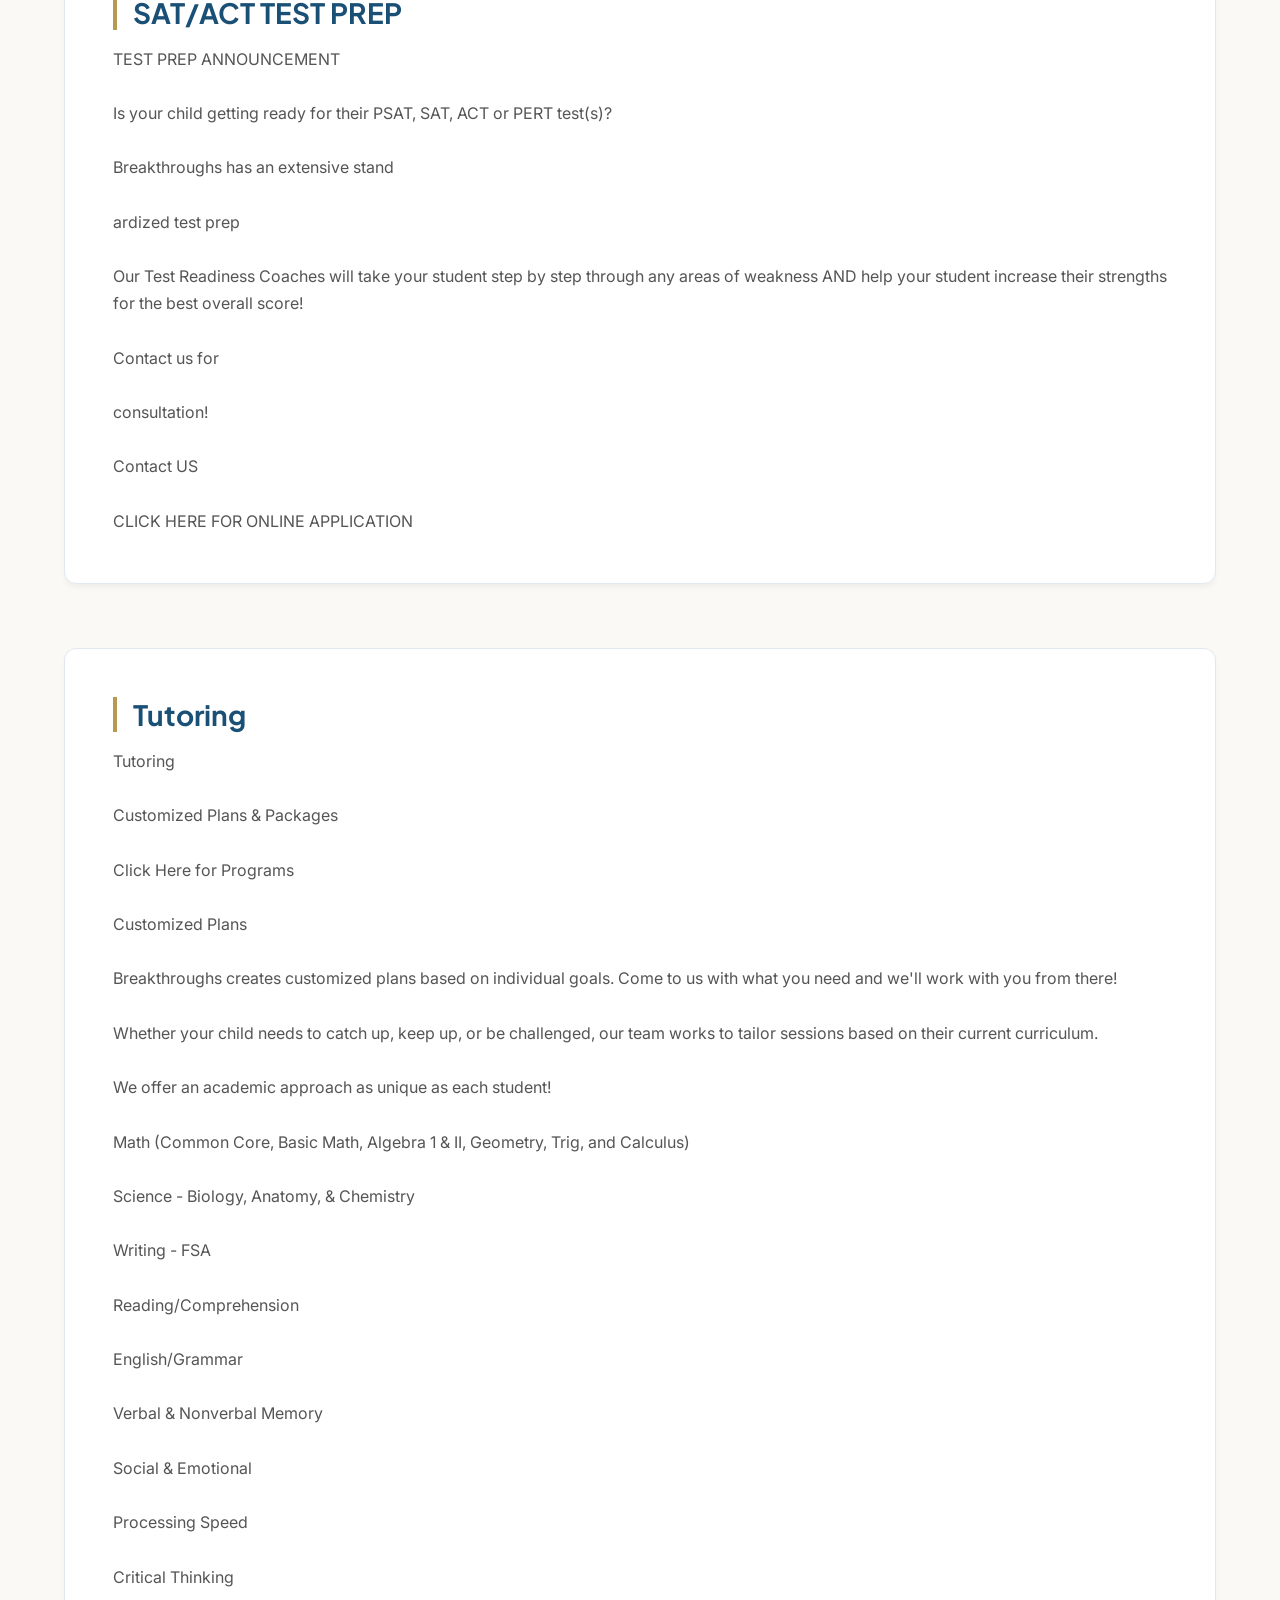
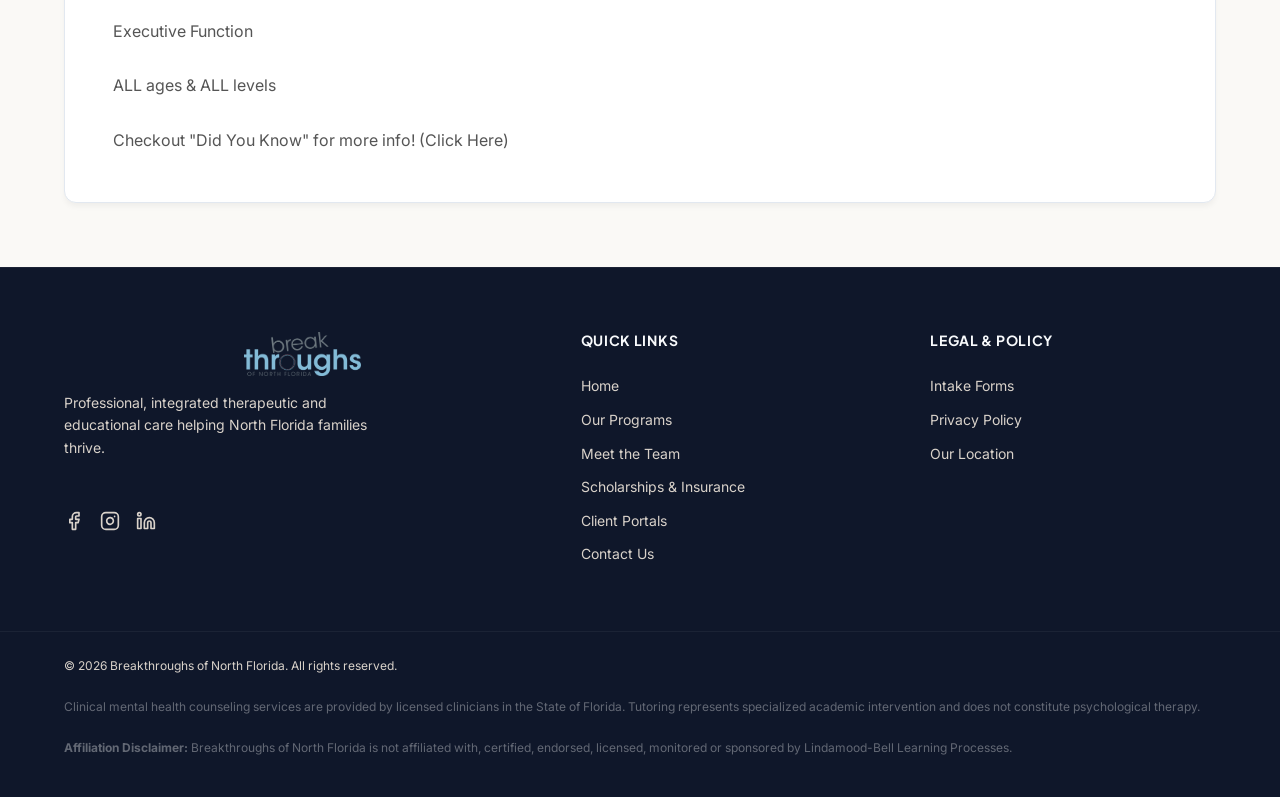
<file: programs.html>
<!DOCTYPE html>
<html lang="en">
<head>
  <meta charset="UTF-8">
  <meta name="viewport" content="width=device-width, initial-scale=1.0">
  <title>Our Educational Programs | Barton Spelling & Lindamood-Bell | Breakthroughs of North Florida</title>
  <meta name="description" content="Learn about our research-backed academic methodologies: Barton Reading and Spelling, Lindamood-Bell instruction, SAT/ACT Prep, and Love and Logic.">
  
  <!-- Google Fonts for Modern Typography -->
  <link rel="preconnect" href="https://fonts.googleapis.com">
  <link rel="preconnect" href="https://fonts.gstatic.com" crossorigin>
  <link href="https://fonts.googleapis.com/css2?family=Inter:wght@300;400;500;600;700&family=Plus+Jakarta+Sans:wght@400;500;600;700;800&display=swap" rel="stylesheet">
  
  <link rel="stylesheet" href="styles.css">
  <style>
    /* Unique CSS overrides for secondary subpages */
    .subpage-hero {
      background: var(--color-bg-alt);
      color: var(--color-text-main);
      padding: 5rem 0 4rem 0;
      text-align: center;
      border-bottom: 1px solid var(--color-border-subtle);
    }
    .subpage-hero h1 {
      color: var(--color-primary-navy);
      font-size: clamp(1.75rem, 5vw, 3rem);
      margin-bottom: 1rem;
      font-weight: 800;
      letter-spacing: -0.025em;
      word-wrap: break-word;
      overflow-wrap: break-word;
    }
    .subpage-hero p {
      color: var(--color-text-main);
      font-size: 1.25rem;
      max-width: 800px;
      margin: 0 auto;
      line-height: 1.6;
    }
    
    /* Academic Theme overrides */
    .subpage-hero.hero-academic {
      background: linear-gradient(135deg, #fefaf0 0%, #f5ecd5 100%);
      border-bottom-color: var(--color-academic-border);
    }
    .subpage-hero.hero-academic h1 {
      color: var(--color-academic-primary-dark);
    }
    .subpage-hero.hero-academic p {
      color: #271a01;
    }
    
    /* Counseling Theme overrides */
    .subpage-hero.hero-counseling {
      background: linear-gradient(135deg, #f0f9ff 0%, #e0f2fe 100%);
      border-bottom-color: var(--color-counseling-border);
    }
    .subpage-hero.hero-counseling h1 {
      color: var(--color-counseling-primary-dark);
    }
    .subpage-hero.hero-counseling p {
      color: #041822;
    }
    
    /* Team Filtering styles */
    .filter-container {
      display: flex;
      justify-content: center;
      gap: 1rem;
      margin: 3rem 0;
      flex-wrap: wrap;
    }
    .filter-btn {
      padding: 0.75rem 1.5rem;
      border: 1px solid var(--color-border-subtle);
      background-color: var(--color-bg-surface);
      border-radius: 50px;
      cursor: pointer;
      font-weight: 600;
      transition: all 0.2s ease;
    }
    .filter-btn:hover {
      background-color: var(--color-bg-alt);
    }
    .filter-btn.active {
      background-color: var(--color-primary-navy);
      color: var(--color-text-light);
      border-color: var(--color-primary-navy);
    }
    
    /* Layout styling */
    .subpage-content {
      padding: 4rem 0;
    }
    
    .team-grid-extended {
      display: grid;
      grid-template-columns: repeat(auto-fill, minmax(350px, 1fr));
      gap: 2.5rem;
    }
    
    .reports-to-text {
      font-size: 0.85rem;
      color: var(--color-primary-navy);
      font-weight: 600;
      margin-top: 2px;
      margin-bottom: 2px;
    }
    
    .team-bio {
      margin-top: 1rem;
      font-size: 0.95rem;
      line-height: 1.6;
      color: var(--color-text-muted);
    }
    
    .bio-toggle-btn {
      background: none;
      border: none;
      color: var(--color-academic-primary-dark);
      font-weight: 700;
      font-size: 0.85rem;
      padding: 0;
      margin-top: 0.5rem;
      cursor: pointer;
      display: inline-flex;
      align-items: center;
      gap: 4px;
      transition: color 0.2s ease, transform 0.2s ease;
      text-decoration: underline;
    }
    .bio-toggle-btn:hover {
      color: var(--color-primary-navy);
      transform: translateX(2px);
    }
    .bio-toggle-btn:focus {
      outline: 2px solid var(--color-academic-primary);
      outline-offset: 2px;
      border-radius: 2px;
    }
    
    .education-text {
      font-style: italic;
      font-size: 0.9rem;
      color: var(--color-primary-navy);
      margin-top: 0.5rem;
      font-weight: 500;
    }
    
    /* Section-based team layout */
    .section-title {
      font-size: 2.25rem;
      color: var(--color-primary-navy);
      margin-top: 4.5rem;
      margin-bottom: 2rem;
      border-bottom: 2px solid var(--color-border-subtle);
      padding-bottom: 0.75rem;
      font-weight: 700;
      position: relative;
      letter-spacing: -0.02em;
    }
    .section-title::after {
      content: "";
      position: absolute;
      bottom: -2px;
      left: 0;
      width: 60px;
      height: 4px;
      background-color: var(--color-academic-primary);
      border-radius: 2px;
    }
    .section-title.counseling-title::after {
      background-color: var(--color-counseling-primary);
    }
    .section-title.psychiatric-title::after {
      background-color: #4338ca;
    }
    .section-title.coaching-title::after {
      background-color: #d97706;
    }
    .leadership-card {
      border-top: 4px solid var(--color-academic-primary) !important;
      background: linear-gradient(180deg, var(--color-bg-surface) 0%, var(--color-bg-alt) 100%) !important;
    }
    .psychiatric-card {
      border-top: 4px solid var(--color-counseling-primary) !important;
      background: linear-gradient(180deg, var(--color-bg-surface) 0%, var(--color-counseling-bg-light) 100%) !important;
    }
    .team-grid-extended {
      margin-bottom: 2rem;
    }
    
    /* Programs layout */
    .programs-detailed {
      display: flex;
      flex-direction: column;
      gap: 4rem;
    }
    .program-card-detail {
      background: var(--color-bg-surface);
      border: 1px solid var(--color-border-subtle);
      border-radius: 12px;
      padding: 3rem;
      box-shadow: 0 4px 6px -1px rgba(0, 0, 0, 0.05);
    }
    .program-card-detail h3 {
      font-size: 1.75rem;
      color: var(--color-primary-navy);
      margin-bottom: 1rem;
      border-left: 4px solid var(--color-academic-primary);
      padding-left: 1rem;
    }
    .program-body-text {
      line-height: 1.7;
      color: var(--color-text-muted);
      white-space: pre-wrap;
    }
    
    /* Form & Insurance layout */
    .insurance-section-detail {
      display: grid;
      grid-template-columns: 1fr 1.5fr;
      gap: 3rem;
      align-items: start;
    }
    @media (max-width: 768px) {
      .insurance-section-detail {
        grid-template-columns: 1fr;
      }
      .subpage-hero h1 {
        font-size: 1.75rem;
      }
    }
    
    .insurance-list {
      list-style: none;
      padding: 0;
    }
    .insurance-list li {
      padding: 0.75rem 1rem;
      background: var(--color-counseling-bg-light);
      border-left: 4px solid var(--color-counseling-primary);
      margin-bottom: 0.5rem;
      border-radius: 4px;
      font-weight: 600;
      color: var(--color-primary-navy);
    }
    
    .paperwork-grid {
      display: grid;
      grid-template-columns: repeat(auto-fill, minmax(280px, 1fr));
      gap: 1.5rem;
      margin-top: 2rem;
    }
    
    .paperwork-card {
      background: var(--color-bg-surface);
      border: 1px solid var(--color-border-subtle);
      border-radius: 8px;
      padding: 1.5rem;
      display: flex;
      flex-direction: column;
      justify-content: space-between;
      height: 100%;
    }
    .paperwork-card h4 {
      margin-bottom: 0.5rem;
      color: var(--color-text-main);
    }
    .paperwork-card p {
      font-size: 0.85rem;
      color: var(--color-text-muted);
      margin-bottom: 1.5rem;
    }
    
    /* Contact page overrides */
    .contact-grid-detail {
      display: grid;
      grid-template-columns: 1fr 1fr;
      gap: 4rem;
    }
    @media (max-width: 768px) {
      .contact-grid-detail {
        grid-template-columns: 1fr;
      }
    }
    
    .map-frame {
      width: 100%;
      height: 350px;
      border: 0;
      border-radius: 8px;
      margin-top: 1.5rem;
    }
    
    .card-portal-box {
      background: var(--color-bg-alt);
      border-radius: 12px;
      padding: 2.5rem;
      margin-bottom: 2rem;
      border: 1px solid var(--color-border-subtle);
    }
  </style>
</head>
<body>

  <!-- Floating Collapsible Proposal Guide Widget -->
  <div class="proposal-widget collapsed" id="proposal-widget">
    <button class="proposal-widget-toggle" onclick="toggleProposalWidget()" aria-expanded="false" aria-label="Toggle proposal information guide">
      <span class="widget-toggle-icon">✨</span>
      <span class="widget-toggle-text">Enhancement Guide &amp; Highlights</span>
      <span class="widget-toggle-arrow">▲</span>
    </button>
    <div class="proposal-widget-body">
      <div class="widget-collapsed-msg">
        Click the arrow <span style="color: var(--color-academic-primary-dark); font-weight: 600;">▲</span> to expand and learn more about your website upgrades.
      </div>
      <div class="widget-expanded-content">
        <h4 style="margin-top: 0; margin-bottom: 0.5rem; font-size: 0.95rem; color: var(--color-primary-navy);">Enhancement Guide &amp; Concept Highlights</h4>
        <p style="font-size: 0.8rem; line-height: 1.4; margin-bottom: 0.75rem; color: var(--color-text-main);">
          This interactive prototype demonstrates recommended enhancements to modernize your website's architecture, user experience, and accessibility. Note that this is a <strong>preliminary concept skeleton</strong> designed to showcase layout and feature possibilities before final content integration.
        </p>
        <ul class="widget-highlights" style="margin: 10px 0; padding-left: 0; list-style: none; display: flex; flex-direction: column; gap: 8px;">
          <li style="position: relative; padding-left: 18px; font-size: 0.775rem; line-height: 1.4; color: var(--color-text-main);"><strong style="color: var(--color-primary-navy);">Modern Multi-Page Layout:</strong> A structured 5-page setup (Home, Programs, Team, Rates, Contact) to make extensive services easy to digest and navigate.</li>
          <li style="position: relative; padding-left: 18px; font-size: 0.775rem; line-height: 1.4; color: var(--color-text-main);"><strong style="color: var(--color-primary-navy);">Inclusive Design &amp; Accessibility:</strong> Tailored high-contrast, dyslexia-friendly colors, custom scrollbars, and clear landmark structures for cognitive ease.</li>
          <li style="position: relative; padding-left: 18px; font-size: 0.775rem; line-height: 1.4; color: var(--color-text-main);"><strong style="color: var(--color-primary-navy);">Dynamic Anti-Scroll UX:</strong> Collapsible team bios (natural sentence previews with "Read More" expanders) that prevent infinite scrolling.</li>
          <li style="position: relative; padding-left: 18px; font-size: 0.775rem; line-height: 1.4; color: var(--color-text-main);"><strong style="color: var(--color-primary-navy);">Interactive Premium Features:</strong> Auto-rotating testimonials slider, filterable program category tabs, and smooth animated FAQ accordions.</li>
          <li style="position: relative; padding-left: 18px; font-size: 0.775rem; line-height: 1.4; color: var(--color-text-main);"><strong style="color: var(--color-primary-navy);">Live Utility Badges:</strong> Pulsating real-time "Office Hours" status indicator and persistent, direct client portal navigation links.</li>
          <li style="position: relative; padding-left: 18px; font-size: 0.775rem; line-height: 1.4; color: var(--color-text-main);"><strong style="color: var(--color-primary-navy);">Floating Socials &amp; Navigation:</strong> Glassmorphic right-hand charms bar and scroll-to-top button with smart responsive auto-hide queries.</li>
        </ul>
        <p class="widget-note" style="font-size: 0.75rem; color: var(--color-text-muted); font-style: italic; border-top: 1px solid var(--color-border-subtle); padding-top: 6px; margin-top: 6px; margin-bottom: 0;">Click this header to collapse/expand this guide and view the layout uninterrupted.</p>
      </div>
    </div>
  </div>

  <!-- Keyboard Accessibility: Skip to Main Content Link -->
  <a href="#main-content" class="skip-link">Skip to main content</a>

  <!-- Main Navigation Header -->
  <header class="main-header">
    <div class="container header-container">
      <a href="index.html" class="logo-area" aria-label="Breakthroughs of North Florida Home">
        <img class="logo-img" src="logo.png" alt="Breakthroughs of North Florida Logo">
      </a>

      <!-- Desktop Navigation -->
      <nav class="main-nav" aria-label="Primary Navigation">
        <ul class="nav-list">
          <li><a href="index.html" class="nav-link">Home</a></li>
          <li><a href="programs.html" class="nav-link">Our Programs</a></li>
          <li><a href="team.html" class="nav-link">Meet the Team</a></li>
          <li><a href="rates-insurance.html" class="nav-link">Scholarships &amp; Insurance</a></li>
          <li><a href="contact.html#portals" class="nav-link">Client Portals</a></li>
          <li><a href="contact.html" class="nav-link">Contact Us</a></li>
        </ul>
      </nav>

      <!-- Action Button -->
      <div class="header-cta">
        <a href="contact.html" class="btn btn-primary">Schedule Consultation</a>
      </div>

      <!-- Mobile Menu Toggle Button (Hamburger) -->
      <button class="menu-toggle" aria-expanded="false" aria-label="Toggle Navigation Menu">
        <span class="hamburger-bar"></span>
        <span class="hamburger-bar"></span>
        <span class="hamburger-bar"></span>
      </button>
    </div>

    <!-- Mobile Drawer Overlay Menu -->
    <nav class="mobile-nav" aria-label="Mobile Navigation">
      <ul class="mobile-nav-list">
        <li><a href="index.html" class="mobile-nav-link">Home</a></li>
        <li><a href="programs.html" class="mobile-nav-link">Our Programs</a></li>
        <li><a href="team.html" class="mobile-nav-link">Meet the Team</a></li>
        <li><a href="rates-insurance.html" class="mobile-nav-link">Scholarships &amp; Insurance</a></li>
        <li><a href="contact.html#portals" class="mobile-nav-link">Client Portals</a></li>
        <li><a href="contact.html" class="mobile-nav-link">Contact Us</a></li>
        <li><a href="contact.html" class="btn btn-primary btn-block">Schedule Consultation</a></li>
      </ul>
    </nav>
  </header>

  <main id="main-content">
    <section class="subpage-hero hero-academic">
      <div class="container">
        <h1>Specialized Educational Programs</h1>
        <p>Research-based academic interventions customized for neurodivergent learners, homeschoolers, and students with unique learning styles.</p>
      </div>
    </section>

    <section class="subpage-content">
      <div class="container">
        <!-- Interactive Horizontal Tabs Switcher -->
        <div class="programs-tabs-nav" role="tablist" aria-label="Program Categories">
          <button class="tab-btn active" role="tab" aria-selected="true" onclick="switchProgramTab(this, 'all')">Show All</button>
          <button class="tab-btn" role="tab" aria-selected="false" onclick="switchProgramTab(this, 'dyslexia')">Barton Spelling (Dyslexia)</button>
          <button class="tab-btn" role="tab" aria-selected="false" onclick="switchProgramTab(this, 'sensory-cognitive')">Lindamood-Bell® Instruction</button>
          <button class="tab-btn" role="tab" aria-selected="false" onclick="switchProgramTab(this, 'support')">Academic Tutoring &amp; Prep</button>
          <button class="tab-btn" role="tab" aria-selected="false" onclick="switchProgramTab(this, 'parenting')">Parent Training</button>
        </div>

        <div class="programs-detailed">
    
          <article class="program-card-detail" id="barton" data-category="dyslexia">
            <h3>BARTON</h3>
            <div class="program-body-text">BARTON

Orton-Gillingham

Why the Barton System Works So Well

Orton-Gillingham Influenced

"Orton Gillingham is a structured language approach that is different in both what is taught (reading and spelling are taught as related subjects) and how it is taught (the methodology)."

"Our system is a multi-sensory, direct, explicit, structured and sequential program designed for intense intervention."</div>
          </article>
        
          <article class="program-card-detail" id="lindamood-bell" data-category="sensory-cognitive">
            <h3>LINDAMOOD-BELL®</h3>
            <div class="program-body-text">LINDAMOOD-BELL®

Visualizing Verbalizing®

Develops concept image which improves reading and listening comprehension, memory, oral vocabulary, critical thinking, and writing.

MORE INFORMATION

Seeing Stars®

Develops symbol imagery as a basis for orthographic awareness, phonemic awareness, word attack, word recognition, spelling, and contextual reading fluency.

On Cloud 9®

Develops the ability to image and verbalize the concepts and process of math.

LiPS®

A program for reading, spelling, and speech.

Talkies®

A program for oral language comprehension and expression.</div>
          </article>
        
          <article class="program-card-detail" id="lips" data-category="sensory-cognitive">
            <h3>LiPS®</h3>
            <div class="program-body-text">LiPS®

Despite numerous attempts to teach him, your child struggles with sounding words. When he attempts to read on the page, he guesses or uses context cues. He has been labeled as “dyslexic.”

A primary cause of decoding and spelling problems is difficulty judging sounds within words. This is called weak phonemic awareness. Weak phonemic awareness causes individuals to add, omit, substitute, and reverse sounds and letters within words.

Many children and adults experience the symptoms of weak phonemic awareness.

This causes weakness in:

Recognizing sameness/difference of phonemes

Discriminating the identity, number, and order

of sounds within words

Blending sounds

Word attack

Spelling

Syllabication

The LiPS® Program teaches students to discover and label the oral-motor movements of phonemes. Students can then verify the identity, number, and sequence of sounds in words.

Once established, phonemic awareness is then applied to reading, spelling, and speech.

Information taken from the Lindamood-Bell website

www.lindamoodbell.com

$55.00 per hour</div>
          </article>
        
          <article class="program-card-detail" id="on-cloud-9" data-category="sensory-cognitive">
            <h3>On Cloud 9®</h3>
            <div class="program-body-text">On Cloud 9®

Your child has difficulty remembering math facts and she struggles with computation. She is overwhelmed by word problems and understanding new math concepts. She has been labeled with“dyscalculia” (a mathematics disorder)

A primary cause of math difficulties is an inability to create a gestalt image for the concepts underlying math processes. Individuals often attempt to memorize facts instead of being able to think, reason, and problem solve with numbers

Individuals of all ages may experience an inability to image the concepts underlying math processes.

This causes weakness in:

Learning math family facts

Grasping mathematical relationships

Following proper mathematical operations

Solving word problems

Estimating numerical values

Understanding higher level math

The On Cloud Nine® Math Program stimulates the ability to image and verbalize the concepts underlying math processes. Concept and numerical imagery are integrated with language and applied to math computation and problem solving. There is emphasis on both mathematical reasoning and mathematical computation. Individuals of all ages learn to do and enjoy math.

Information taken from the Lindamood-Bell website

www.lindamoodbell.com

$55.00 per hour</div>
          </article>
        
          <article class="program-card-detail" id="seeing-stars" data-category="sensory-cognitive">
            <h3>Seeing Stars®</h3>
            <div class="program-body-text">Seeing Stars®

Your child learned phonics and can sound out words, but he still struggles with reading words on the page.

He continues to have difficulty with remembering sight words and spelling words. His spelling is phonetically accurate, but he can’t remember the visual patterns of words (orthography).

Often he sounds out a word correctly, but doesn’t recognize that same word when he encounters it in the next paragraph.

A cause of difficulty in establishing sight words and contextual fluency is difficulty in visualizing letters in words. This is called weak

symbol imagery

A significant number of students—even those who have well-developed phonemic awareness—have difficulty with rapidly perceiving sounds in words, and are slow to self-correct their reading errors.

Individuals of all ages can experience the symptoms of weak symbol imagery.

This causes weakness in:

Memorizing sight words

Sounding out words

Orthographic awareness

Phonemic awareness

Contextual reading fluency

Orthographic spelling

Seeing Stars®: Symbol Imagery for Phonemic Awareness, Sight Words, and Spelling Program

(SI) successfully develops symbol imagery for reading and spelling.

Long overlooked in the field of reading research, symbol imagery is an important function that can now be assessed and developed.

Information taken from the Lindamood-Bell website

www.lindamoodbell.com

$55.00 per hour</div>
          </article>
        
          <article class="program-card-detail" id="talkies" data-category="sensory-cognitive">
            <h3>Talkies®</h3>
            <div class="program-body-text">Talkies®

Your child is in elementary school, and has had a full-time tutor since he was three. His poor communication skills are causing him social difficulty, and he has difficulty expressing himself. He struggles with understanding language concepts.

Weakness in

concept imagery—

the ability to create an imaged whole—prevents Chip from comprehending and expressing language well.

Individuals of all ages can experience a significant weakness in the ability to create an imaged whole.

This causes weakness in:

Difficulty with verbal and non-verbal expression

Difficulty formulating sentences

Difficulty following directions

Apparent disengagement or frustration

The Talkies

program—the primer to the Visualizing and Verbalizing (V/V) program—is designed for students who need simpler, smaller steps of instruction to establish the imagery-language connection.

The goal of Talkies is to develop the dual coding imagery and language as a base for language comprehension and expression. Talkies is especially helpful for students with a limited oral vocabulary and/or limited ability to verbalize.

Research indicates Talkies benefits students previously diagnosed with an autism spectrum disorder. Talkies is also ideal for any preschool child.

Information taken from the Lindamood-Bell website

www.lindamoodbell.com

$55.00 per hour</div>
          </article>
        
          <article class="program-card-detail" id="visualizing-verbalizing" data-category="sensory-cognitive">
            <h3>Visualizing Verbalizing®</h3>
            <div class="program-body-text">Visualizing Verbalizing®

Your child reads words accurately, but she doesn’t understand what she reads. Words seem to “go in one ear and out the other” and she struggles with following directions. Her parents express frustration about her weak short term and long term memory. Her teachers think she is not trying, and she has been labelled as having ADHD.

Weak Concept Imagery

A primary cause of language comprehension problems is difficulty creating an imagined gestalt. This is called weak

concept imagery

. This weakness causes individuals to get only “parts” of information they read or hear, but not the whole.

Individuals of all ages may experience the symptoms of a weakness in concept imagery.

This causes weakness in:

Reading comprehension

Listening comprehension

Critical thinking and problem solving

Following directions

Memory

Oral language expression

Written language expression

Grasping humor

Interpreting social situations

Understanding cause and effect

The Visualizing and Verbalizing® (V/V®) program develops concept imagery—the ability to create an imagined or imaged gestalt from language—as a basis for comprehension and higher order thinking. The development of concept imagery improves reading and listening comprehension, memory, oral vocabulary, critical thinking, and writing.

Information taken from the Lindamood-Bell website

www.lindamoodbell.com

$55.00 per hour</div>
          </article>
        
          <article class="program-card-detail" id="love-and-logic" data-category="parenting">
            <h3>LOVE AND LOGIC®</h3>
            <div class="program-body-text">LOVE AND LOGIC®

Independent Facilitator

WHAT IS LOVE AND LOGIC® ALL ABOUT?

FOR PARENTS:

Since 1977, the Love and Logic Institute has been dedicated to making parenting and teaching fun and rewarding, instead of stressful and chaotic. We provide practical tools and techniques that help adults achieve respectful, healthy relationships with their children and help them prepare their kids for the real world. All of our work is based on a psychologically sound parenting and teaching philosophy called Love and Logic.

Participants will learn how to put an end to arguing, back talk and begging.

Love and Logic® teaches how to set limits without waging war while avoiding power struggles along the way. Parents will also learn to teach responsibility without losing their child’s love while guiding them to solve their own problems.

Love and Logic ® will also give you strategies to teach kids to complete chores without reminders and without pay.

FOR TEACHERS:

Since 1977 the Love and Logic Institute has been dedicated to helping schools create an atmosphere where teachers are empowered to manage their classrooms, instead of their classrooms managing them. A classroom where teachers develop healthy respectful relationships with the kids and the kids are excited about learning.

The guiding principles taught in the 9 Essential Skills program:

Shared Control

Shared thinking and decision making

Applying empathy before delivering consequences

Providing opportunities for building self-concept</div>
          </article>
        
          <article class="program-card-detail" id="satact-test-prep" data-category="support">
            <h3>SAT/ACT TEST PREP</h3>
            <div class="program-body-text">TEST PREP ANNOUNCEMENT

Is your child getting ready for their PSAT, SAT, ACT or PERT test(s)?

Breakthroughs has an extensive stand

ardized test prep

Our Test Readiness Coaches will take your student step by step through any areas of weakness AND help your student increase their strengths for the best overall score!

Contact us for

consultation!

Contact US

CLICK HERE FOR ONLINE APPLICATION</div>
          </article>
        
          <article class="program-card-detail" id="tutoring" data-category="support">
            <h3>Tutoring</h3>
            <div class="program-body-text">Tutoring

Customized Plans & Packages

Click Here for Programs

Customized Plans

Breakthroughs creates customized plans based on individual goals. Come to us with what you need and we'll work with you from there!

Whether your child needs to catch up, keep up, or be challenged, our team works to tailor sessions based on their current curriculum.

We offer an academic approach as unique as each student!

Math (Common Core, Basic Math, Algebra 1 & II, Geometry, Trig, and Calculus)

Science - Biology, Anatomy, & Chemistry

Writing - FSA

Reading/Comprehension

English/Grammar

Verbal & Nonverbal Memory

Social & Emotional

Processing Speed

Critical Thinking

Executive Function

ALL ages & ALL levels

Checkout "Did You Know" for more info! (Click Here)</div>
          </article>
        
        </div>
      </div>
    </section>
  </main>
    
  <!-- Floating Socials Charm Bar -->
  <div class="socials-charm" aria-label="Social Media Links">
    <a href="https://www.facebook.com/breakthroughsnf" target="_blank" rel="noopener noreferrer" class="charm-link" aria-label="Facebook">
      <svg class="charm-icon" viewBox="0 0 24 24" width="20" height="20" stroke="currentColor" stroke-width="2" fill="none" stroke-linecap="round" stroke-linejoin="round">
        <path d="M18 2h-3a5 5 0 0 0 -5 5v3H7v4h3v8h4v-8h3l1-4h-4V7a1 1 0 0 1 1-1h3z"></path>
      </svg>
      <span class="charm-tooltip">Facebook</span>
    </a>
    <a href="https://www.instagram.com/breakthroughsofjacksonville/" target="_blank" rel="noopener noreferrer" class="charm-link" aria-label="Instagram">
      <svg class="charm-icon" viewBox="0 0 24 24" width="20" height="20" stroke="currentColor" stroke-width="2" fill="none" stroke-linecap="round" stroke-linejoin="round">
        <rect x="2" y="2" width="20" height="20" rx="5" ry="5"></rect>
        <path d="M16 11.37A4 4 0 1 1 12.63 8 4 4 0 0 1 16 11.37z"></path>
        <line x1="17.5" y1="6.5" x2="17.51" y2="6.5"></line>
      </svg>
      <span class="charm-tooltip">Instagram</span>
    </a>
    <a href="https://www.linkedin.com/company/breakthroughs-of-north-florida/" target="_blank" rel="noopener noreferrer" class="charm-link" aria-label="LinkedIn">
      <svg class="charm-icon" viewBox="0 0 24 24" width="20" height="20" stroke="currentColor" stroke-width="2" fill="none" stroke-linecap="round" stroke-linejoin="round">
        <path d="M16 8a6 6 0 0 1 6 6v7h-4v-7a2 2 0 0 0-2-2 2 2 0 0 0-2 2v7h-4v-7a6 6 0 0 1 6-6z"></path>
        <rect x="2" y="9" width="4" height="12"></rect>
        <circle cx="4" cy="4" r="2"></circle>
      </svg>
      <span class="charm-tooltip">LinkedIn</span>
    </a>
    <a href="tel:904-849-1190" class="charm-link" aria-label="Call Us">
      <svg class="charm-icon" viewBox="0 0 24 24" width="20" height="20" stroke="currentColor" stroke-width="2" fill="none" stroke-linecap="round" stroke-linejoin="round">
        <path d="M22 16.92v3a2 2 0 0 1-2.18 2 19.79 19.79 0 0 1-8.63-3.07 19.5 19.5 0 0 1-6-6 19.79 19.79 0 0 1-3.07-8.67A2 2 0 0 1 4.11 2h3a2 2 0 0 1 2 1.72 12.84 12.84 0 0 0 .7 2.81 2 2 0 0 1-.45 2.11L8.09 9.91a16 16 0 0 0 6 6l1.27-1.27a2 2 0 0 1 2.11-.45 12.84 12.84 0 0 0 2.81.7A2 2 0 0 1 22 16.92z"></path>
      </svg>
      <span class="charm-tooltip">Call Us</span>
    </a>
    <a href="contact.html" class="charm-link" aria-label="Contact Us">
      <svg class="charm-icon" viewBox="0 0 24 24" width="20" height="20" stroke="currentColor" stroke-width="2" fill="none" stroke-linecap="round" stroke-linejoin="round">
        <path d="M4 4h16c1.1 0 2 .9 2 2v12c0 1.1-.9 2-2 2H4c-1.1 0-2-.9-2-2V6c0-1.1.9-2 2-2z"></path>
        <polyline points="22,6 12,13 2,6"></polyline>
      </svg>
      <span class="charm-tooltip">Email Us</span>
    </a>
  </div>

  <!-- Scroll to Top Button -->
  <button class="scroll-top-btn" id="scroll-top-btn" onclick="scrollToTop()" aria-label="Scroll to top of page">
    <svg viewBox="0 0 24 24" width="20" height="20" stroke="currentColor" stroke-width="2.5" fill="none" stroke-linecap="round" stroke-linejoin="round">
      <line x1="12" y1="19" x2="12" y2="5"></line>
      <polyline points="5 12 12 5 19 12"></polyline>
    </svg>
  </button>

  <!-- Global Footer -->
  <footer class="main-footer">
    <div class="container footer-container">
      <div class="footer-brand">
        <img class="logo-img" src="logo.png" alt="Breakthroughs of North Florida Logo">
        <p class="footer-desc">
          Professional, integrated therapeutic and educational care helping North Florida families thrive.
        </p>
        <!-- Inline Socials for Mobile/Tablet users -->
        <div class="footer-socials" style="display: flex; gap: 16px; margin-top: 1.25rem;">
          <a href="https://www.facebook.com/breakthroughsnf" target="_blank" rel="noopener noreferrer" style="color: var(--color-text-light-sub); transition: color 0.2s;" aria-label="Facebook">
            <svg viewBox="0 0 24 24" width="20" height="20" stroke="currentColor" stroke-width="2" fill="none" stroke-linecap="round" stroke-linejoin="round"><path d="M18 2h-3a5 5 0 0 0 -5 5v3H7v4h3v8h4v-8h3l1-4h-4V7a1 1 0 0 1 1-1h3z"></path></svg>
          </a>
          <a href="https://www.instagram.com/breakthroughsofjacksonville/" target="_blank" rel="noopener noreferrer" style="color: var(--color-text-light-sub); transition: color 0.2s;" aria-label="Instagram">
            <svg viewBox="0 0 24 24" width="20" height="20" stroke="currentColor" stroke-width="2" fill="none" stroke-linecap="round" stroke-linejoin="round"><rect x="2" y="2" width="20" height="20" rx="5" ry="5"></rect><path d="M16 11.37A4 4 0 1 1 12.63 8 4 4 0 0 1 16 11.37z"></path><line x1="17.5" y1="6.5" x2="17.51" y2="6.5"></line></svg>
          </a>
          <a href="https://www.linkedin.com/company/breakthroughs-of-north-florida/" target="_blank" rel="noopener noreferrer" style="color: var(--color-text-light-sub); transition: color 0.2s;" aria-label="LinkedIn">
            <svg viewBox="0 0 24 24" width="20" height="20" stroke="currentColor" stroke-width="2" fill="none" stroke-linecap="round" stroke-linejoin="round"><path d="M16 8a6 6 0 0 1 6 6v7h-4v-7a2 2 0 0 0-2-2 2 2 0 0 0-2 2v7h-4v-7a6 6 0 0 1 6-6z"></path><rect x="2" y="9" width="4" height="12"></rect><circle cx="4" cy="4" r="2"></circle></svg>
          </a>
        </div>
      </div>

      <div class="footer-links-group">
        <div class="footer-links-col">
          <h5>Quick Links</h5>
          <ul>
            <li><a href="index.html">Home</a></li>
            <li><a href="programs.html">Our Programs</a></li>
            <li><a href="team.html">Meet the Team</a></li>
            <li><a href="rates-insurance.html">Scholarships &amp; Insurance</a></li>
            <li><a href="contact.html#portals">Client Portals</a></li>
            <li><a href="contact.html">Contact Us</a></li>
          </ul>
        </div>
        <div class="footer-links-col">
          <h5>Legal &amp; Policy</h5>
          <ul>
            <li><a href="rates-insurance.html">Intake Forms</a></li>
            <li><a href="rates-insurance.html#privacy">Privacy Policy</a></li>
            <li><a href="contact.html#locations">Our Location</a></li>
          </ul>
        </div>
      </div>
    </div>
    
    <div class="footer-bottom">
      <div class="container footer-bottom-container">
        <div class="footer-legal-blocks">
          <p class="copyright-text">&copy; <span id="current-year">2026</span> Breakthroughs of North Florida. All rights reserved.</p>
          <p class="license-info">Clinical mental health counseling services are provided by licensed clinicians in the State of Florida. Tutoring represents specialized academic intervention and does not constitute psychological therapy.</p>
          <p class="license-info"><strong>Affiliation Disclaimer:</strong> Breakthroughs of North Florida is not affiliated with, certified, endorsed, licensed, monitored or sponsored by Lindamood-Bell Learning Processes.</p>
        </div>
      </div>
    </div>
  </footer>

  <!-- Javascript for mobile menu toggling and proposal widget -->
  <script>
    document.addEventListener('DOMContentLoaded', () => {
      const menuToggle = document.querySelector('.menu-toggle');
      const mobileNav = document.querySelector('.mobile-nav');
      const mobileLinks = document.querySelectorAll('.mobile-nav-link');

      // Toggle mobile menu
      menuToggle.addEventListener('click', () => {
        const expanded = menuToggle.getAttribute('aria-expanded') === 'true';
        menuToggle.setAttribute('aria-expanded', !expanded);
        menuToggle.classList.toggle('is-active');
        mobileNav.classList.toggle('is-active');
      });

      // Close mobile menu on link click
      mobileLinks.forEach(link => {
        link.addEventListener('click', () => {
          menuToggle.setAttribute('aria-expanded', 'false');
          menuToggle.classList.remove('is-active');
          mobileNav.classList.remove('is-active');
        });
      });

      // Scroll to Top Button visibility toggle
      const scrollTopBtn = document.getElementById('scroll-top-btn');
      if (scrollTopBtn) {
        window.addEventListener('scroll', () => {
          if (window.pageYOffset > 300) {
            scrollTopBtn.classList.add('visible');
          } else {
            scrollTopBtn.classList.remove('visible');
          }
        });
      }

      // Automatically update footer copyright year to current year
      const yearSpan = document.getElementById('current-year');
      if (yearSpan) {
        yearSpan.textContent = new Date().getFullYear();
      }

      // Initialize live office hours badge
      updateOfficeStatus();

      // Initialize testimonials quotes slider if it exists
      initTestimonialsSlider();
    });

    // Toggle floating proposal widget
    function toggleProposalWidget() {
      const widget = document.getElementById('proposal-widget');
      if (widget) {
        const collapsed = widget.classList.toggle('collapsed');
        localStorage.setItem('proposal_widget_collapsed', collapsed ? 'true' : 'false');
        const toggleBtn = widget.querySelector('.proposal-widget-toggle');
        if (toggleBtn) {
          toggleBtn.setAttribute('aria-expanded', collapsed ? 'false' : 'true');
        }
      }
    }

    // Scroll to Top action
    function scrollToTop() {
      window.scrollTo({
        top: 0,
        behavior: 'smooth'
      });
    }

    // Restore proposal widget state
    document.addEventListener('DOMContentLoaded', () => {
      const isCollapsed = localStorage.getItem('proposal_widget_collapsed');
      const widget = document.getElementById('proposal-widget');
      if (widget && isCollapsed === 'false') {
        widget.classList.remove('collapsed');
        const toggleBtn = widget.querySelector('.proposal-widget-toggle');
        if (toggleBtn) {
          toggleBtn.setAttribute('aria-expanded', 'true');
        }
      }
    });

    // Live office hours checker function
    function updateOfficeStatus() {
      const badges = document.querySelectorAll('.office-status-badge');
      if (badges.length === 0) return;

      try {
        // Get date string in America/New_York (Florida) timezone
        const nyTimeStr = new Date().toLocaleString("en-US", { timeZone: "America/New_York" });
        const nyDate = new Date(nyTimeStr);
        
        const day = nyDate.getDay(); // 0 = Sunday, 1 = Monday, ..., 6 = Saturday
        const hour = nyDate.getHours(); // 0 to 23

        const isWeekend = (day === 0 || day === 6);
        const isOpen = !isWeekend && (hour >= 8 && hour < 18); // 8 AM to 6 PM

        badges.forEach(badge => {
          if (isOpen) {
            badge.innerHTML = '<span class="status-dot open"></span> Open Now (Mon-Fri 8am-6pm)';
            badge.className = 'office-status-badge open';
          } else {
            badge.innerHTML = '<span class="status-dot closed"></span> Closed (Mon-Fri 8am-6pm)';
            badge.className = 'office-status-badge closed';
          }
        });
      } catch (e) {
        console.error("Error checking office status:", e);
        // Fallback: Check local browser time as a backup if timezone config fails
        const now = new Date();
        const day = now.getDay();
        const hour = now.getHours();
        const isWeekend = (day === 0 || day === 6);
        const isOpen = !isWeekend && (hour >= 8 && hour < 18);

        badges.forEach(badge => {
          if (isOpen) {
            badge.innerHTML = '<span class="status-dot open"></span> Open Now (Mon-Fri 8am-6pm)';
            badge.className = 'office-status-badge open';
          } else {
            badge.innerHTML = '<span class="status-dot closed"></span> Closed (Mon-Fri 8am-6pm)';
            badge.className = 'office-status-badge closed';
          }
        });
      }
    }

    // FAQ Accordion Toggle
    function toggleFAQ(button) {
      const item = button.closest('.faq-item');
      if (!item) return;
      const isActive = item.classList.contains('active');

      // Close all other FAQ items
      document.querySelectorAll('.faq-item').forEach(i => {
        i.classList.remove('active');
        const qBtn = i.querySelector('.faq-question');
        if (qBtn) qBtn.setAttribute('aria-expanded', 'false');
      });

      if (!isActive) {
        item.classList.add('active');
        button.setAttribute('aria-expanded', 'true');
      }
    }

    // Horizontal Program Tab Switcher
    function switchProgramTab(btn, category) {
      document.querySelectorAll('.tab-btn').forEach(b => b.classList.remove('active'));
      btn.classList.add('active');

      const cards = document.querySelectorAll('.program-card-detail');
      cards.forEach(card => {
        if (category === 'all' || card.getAttribute('data-category') === category) {
          card.classList.remove('hidden');
        } else {
          card.classList.add('hidden');
        }
      });
    }

    // Testimonials slider carousel logic
    let slideIdx = 0;
    let testimonialTimer;

    function initTestimonialsSlider() {
      const slides = document.querySelectorAll('.testimonial-slide');
      if (slides.length === 0) return;
      
      // Show first slide
      slides[0].classList.add('active');
      testimonialTimer = setInterval(rotateSlides, 6000);
    }

    function rotateSlides() {
      const slides = document.querySelectorAll('.testimonial-slide');
      const dots = document.querySelectorAll('.slider-dot');
      if (slides.length === 0) return;

      slides[slideIdx].classList.remove('active');
      if (dots[slideIdx]) dots[slideIdx].classList.remove('active');

      slideIdx = (slideIdx + 1) % slides.length;

      slides[slideIdx].classList.add('active');
      if (dots[slideIdx]) dots[slideIdx].classList.add('active');
    }

    function currentSlide(n) {
      clearInterval(testimonialTimer);
      const slides = document.querySelectorAll('.testimonial-slide');
      const dots = document.querySelectorAll('.slider-dot');
      if (slides.length === 0) return;

      slides[slideIdx].classList.remove('active');
      if (dots[slideIdx]) dots[slideIdx].classList.remove('active');

      slideIdx = n;

      slides[slideIdx].classList.add('active');
      if (dots[slideIdx]) dots[slideIdx].classList.add('active');

      testimonialTimer = setInterval(rotateSlides, 6000);
    }
  </script>
</body>
</html>
</file>
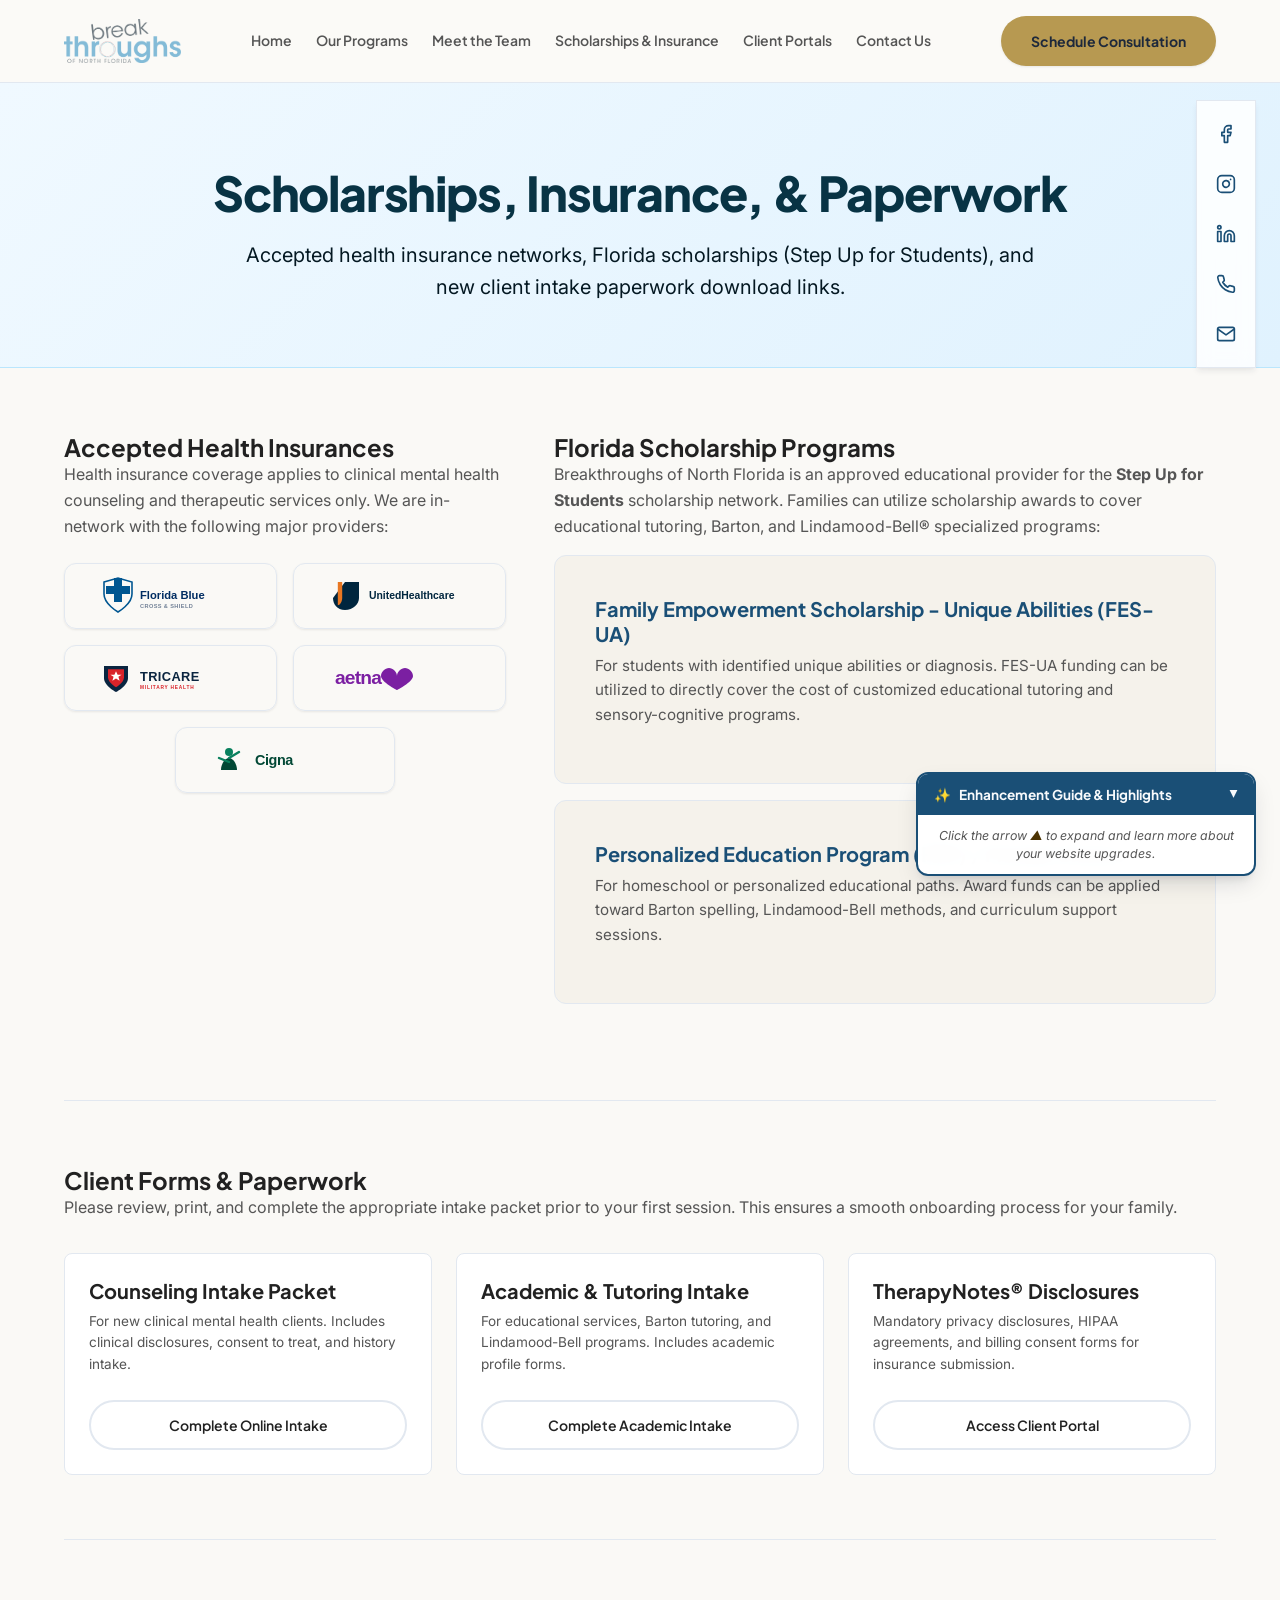
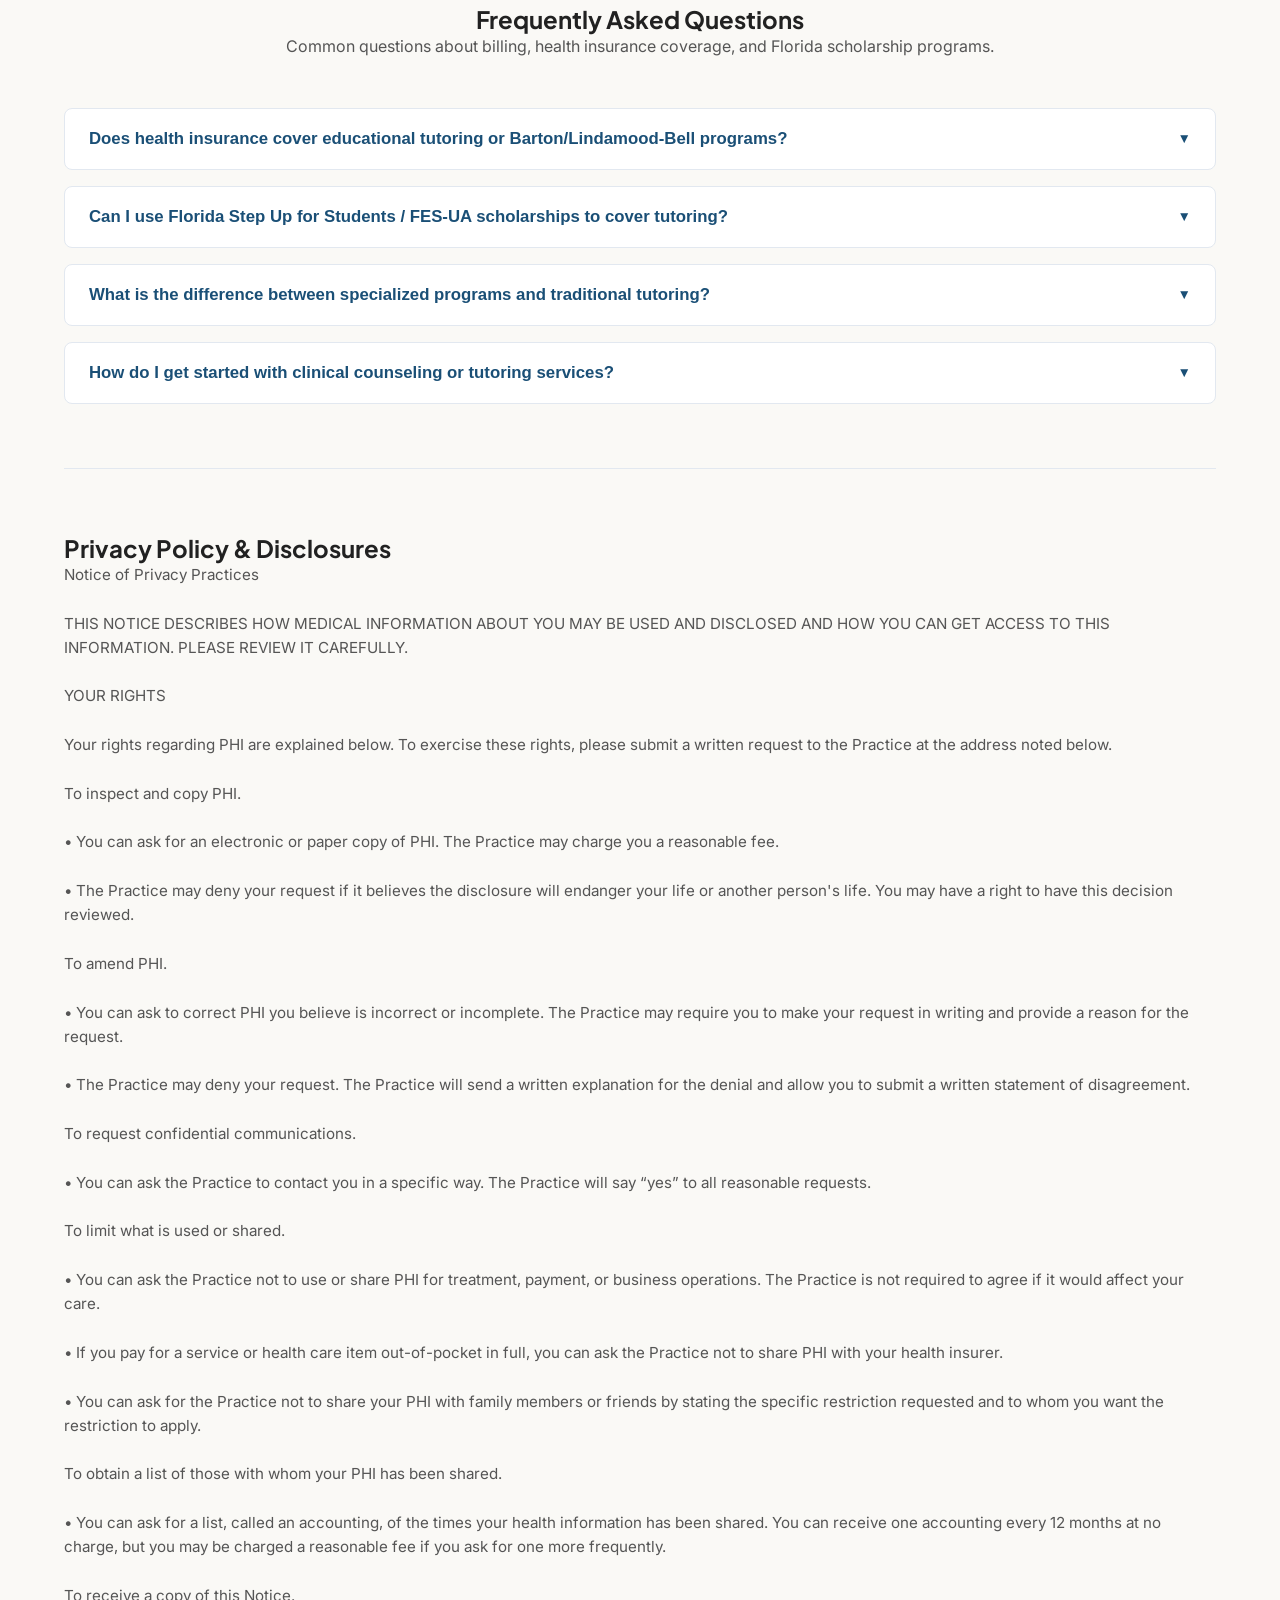
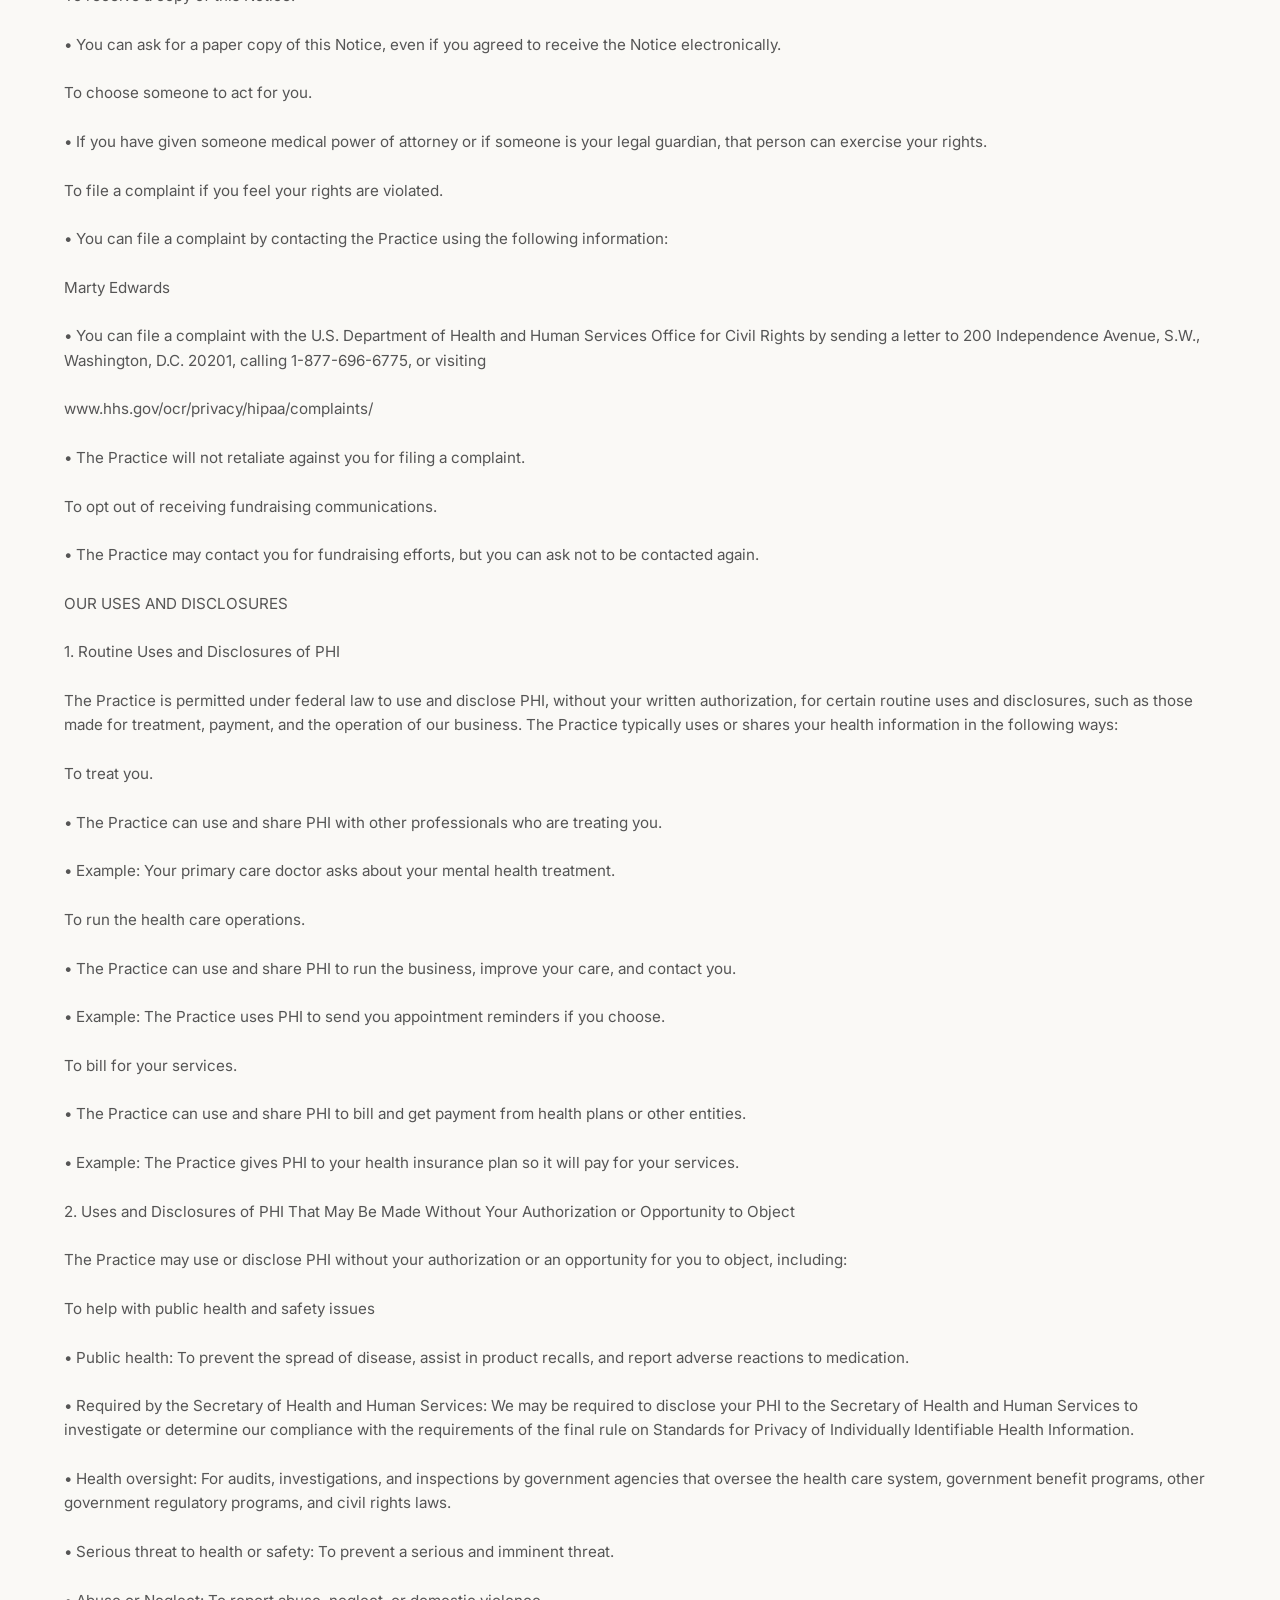
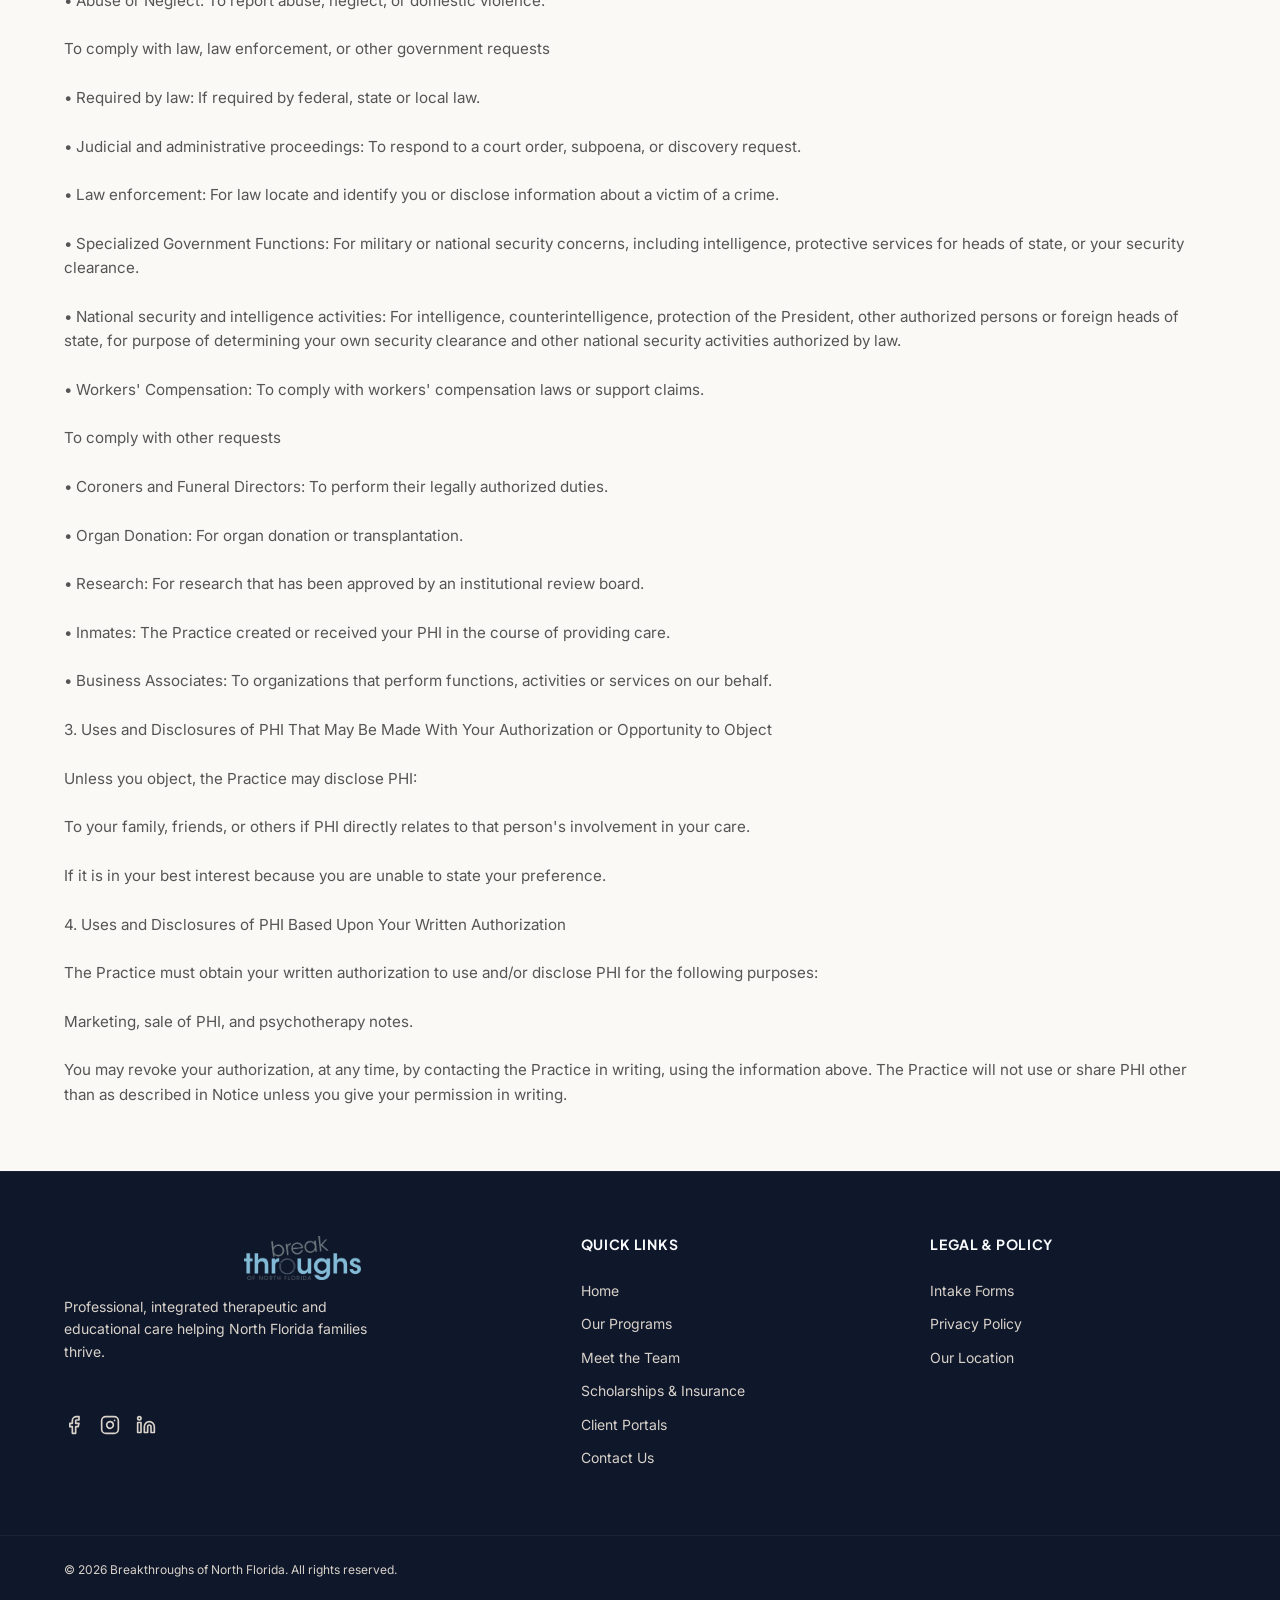
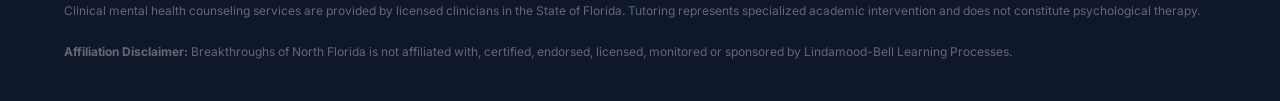
<file: rates-insurance.html>
<!DOCTYPE html>
<html lang="en">
<head>
  <meta charset="UTF-8">
  <meta name="viewport" content="width=device-width, initial-scale=1.0">
  <title>Rates, Scholarships, & Intake Forms | Yulee Services | Breakthroughs of North Florida</title>
  <meta name="description" content="View accepted health insurance networks, Florida PEP/FES scholarship details, and download intake paperwork for new clients.">
  
  <!-- Google Fonts for Modern Typography -->
  <link rel="preconnect" href="https://fonts.googleapis.com">
  <link rel="preconnect" href="https://fonts.gstatic.com" crossorigin>
  <link href="https://fonts.googleapis.com/css2?family=Inter:wght@300;400;500;600;700&family=Plus+Jakarta+Sans:wght@400;500;600;700;800&display=swap" rel="stylesheet">
  
  <link rel="stylesheet" href="styles.css">
  <style>
    /* Unique CSS overrides for secondary subpages */
    .subpage-hero {
      background: var(--color-bg-alt);
      color: var(--color-text-main);
      padding: 5rem 0 4rem 0;
      text-align: center;
      border-bottom: 1px solid var(--color-border-subtle);
    }
    .subpage-hero h1 {
      color: var(--color-primary-navy);
      font-size: clamp(1.75rem, 5vw, 3rem);
      margin-bottom: 1rem;
      font-weight: 800;
      letter-spacing: -0.025em;
      word-wrap: break-word;
      overflow-wrap: break-word;
    }
    .subpage-hero p {
      color: var(--color-text-main);
      font-size: 1.25rem;
      max-width: 800px;
      margin: 0 auto;
      line-height: 1.6;
    }
    
    /* Academic Theme overrides */
    .subpage-hero.hero-academic {
      background: linear-gradient(135deg, #fefaf0 0%, #f5ecd5 100%);
      border-bottom-color: var(--color-academic-border);
    }
    .subpage-hero.hero-academic h1 {
      color: var(--color-academic-primary-dark);
    }
    .subpage-hero.hero-academic p {
      color: #271a01;
    }
    
    /* Counseling Theme overrides */
    .subpage-hero.hero-counseling {
      background: linear-gradient(135deg, #f0f9ff 0%, #e0f2fe 100%);
      border-bottom-color: var(--color-counseling-border);
    }
    .subpage-hero.hero-counseling h1 {
      color: var(--color-counseling-primary-dark);
    }
    .subpage-hero.hero-counseling p {
      color: #041822;
    }
    
    /* Team Filtering styles */
    .filter-container {
      display: flex;
      justify-content: center;
      gap: 1rem;
      margin: 3rem 0;
      flex-wrap: wrap;
    }
    .filter-btn {
      padding: 0.75rem 1.5rem;
      border: 1px solid var(--color-border-subtle);
      background-color: var(--color-bg-surface);
      border-radius: 50px;
      cursor: pointer;
      font-weight: 600;
      transition: all 0.2s ease;
    }
    .filter-btn:hover {
      background-color: var(--color-bg-alt);
    }
    .filter-btn.active {
      background-color: var(--color-primary-navy);
      color: var(--color-text-light);
      border-color: var(--color-primary-navy);
    }
    
    /* Layout styling */
    .subpage-content {
      padding: 4rem 0;
    }
    
    .team-grid-extended {
      display: grid;
      grid-template-columns: repeat(auto-fill, minmax(350px, 1fr));
      gap: 2.5rem;
    }
    
    .reports-to-text {
      font-size: 0.85rem;
      color: var(--color-primary-navy);
      font-weight: 600;
      margin-top: 2px;
      margin-bottom: 2px;
    }
    
    .team-bio {
      margin-top: 1rem;
      font-size: 0.95rem;
      line-height: 1.6;
      color: var(--color-text-muted);
    }
    
    .bio-toggle-btn {
      background: none;
      border: none;
      color: var(--color-academic-primary-dark);
      font-weight: 700;
      font-size: 0.85rem;
      padding: 0;
      margin-top: 0.5rem;
      cursor: pointer;
      display: inline-flex;
      align-items: center;
      gap: 4px;
      transition: color 0.2s ease, transform 0.2s ease;
      text-decoration: underline;
    }
    .bio-toggle-btn:hover {
      color: var(--color-primary-navy);
      transform: translateX(2px);
    }
    .bio-toggle-btn:focus {
      outline: 2px solid var(--color-academic-primary);
      outline-offset: 2px;
      border-radius: 2px;
    }
    
    .education-text {
      font-style: italic;
      font-size: 0.9rem;
      color: var(--color-primary-navy);
      margin-top: 0.5rem;
      font-weight: 500;
    }
    
    /* Section-based team layout */
    .section-title {
      font-size: 2.25rem;
      color: var(--color-primary-navy);
      margin-top: 4.5rem;
      margin-bottom: 2rem;
      border-bottom: 2px solid var(--color-border-subtle);
      padding-bottom: 0.75rem;
      font-weight: 700;
      position: relative;
      letter-spacing: -0.02em;
    }
    .section-title::after {
      content: "";
      position: absolute;
      bottom: -2px;
      left: 0;
      width: 60px;
      height: 4px;
      background-color: var(--color-academic-primary);
      border-radius: 2px;
    }
    .section-title.counseling-title::after {
      background-color: var(--color-counseling-primary);
    }
    .section-title.psychiatric-title::after {
      background-color: #4338ca;
    }
    .section-title.coaching-title::after {
      background-color: #d97706;
    }
    .leadership-card {
      border-top: 4px solid var(--color-academic-primary) !important;
      background: linear-gradient(180deg, var(--color-bg-surface) 0%, var(--color-bg-alt) 100%) !important;
    }
    .psychiatric-card {
      border-top: 4px solid var(--color-counseling-primary) !important;
      background: linear-gradient(180deg, var(--color-bg-surface) 0%, var(--color-counseling-bg-light) 100%) !important;
    }
    .team-grid-extended {
      margin-bottom: 2rem;
    }
    
    /* Programs layout */
    .programs-detailed {
      display: flex;
      flex-direction: column;
      gap: 4rem;
    }
    .program-card-detail {
      background: var(--color-bg-surface);
      border: 1px solid var(--color-border-subtle);
      border-radius: 12px;
      padding: 3rem;
      box-shadow: 0 4px 6px -1px rgba(0, 0, 0, 0.05);
    }
    .program-card-detail h3 {
      font-size: 1.75rem;
      color: var(--color-primary-navy);
      margin-bottom: 1rem;
      border-left: 4px solid var(--color-academic-primary);
      padding-left: 1rem;
    }
    .program-body-text {
      line-height: 1.7;
      color: var(--color-text-muted);
      white-space: pre-wrap;
    }
    
    /* Form & Insurance layout */
    .insurance-section-detail {
      display: grid;
      grid-template-columns: 1fr 1.5fr;
      gap: 3rem;
      align-items: start;
    }
    @media (max-width: 768px) {
      .insurance-section-detail {
        grid-template-columns: 1fr;
      }
      .subpage-hero h1 {
        font-size: 1.75rem;
      }
    }
    
    .insurance-list {
      list-style: none;
      padding: 0;
    }
    .insurance-list li {
      padding: 0.75rem 1rem;
      background: var(--color-counseling-bg-light);
      border-left: 4px solid var(--color-counseling-primary);
      margin-bottom: 0.5rem;
      border-radius: 4px;
      font-weight: 600;
      color: var(--color-primary-navy);
    }
    
    .paperwork-grid {
      display: grid;
      grid-template-columns: repeat(auto-fill, minmax(280px, 1fr));
      gap: 1.5rem;
      margin-top: 2rem;
    }
    
    .paperwork-card {
      background: var(--color-bg-surface);
      border: 1px solid var(--color-border-subtle);
      border-radius: 8px;
      padding: 1.5rem;
      display: flex;
      flex-direction: column;
      justify-content: space-between;
      height: 100%;
    }
    .paperwork-card h4 {
      margin-bottom: 0.5rem;
      color: var(--color-text-main);
    }
    .paperwork-card p {
      font-size: 0.85rem;
      color: var(--color-text-muted);
      margin-bottom: 1.5rem;
    }
    
    /* Contact page overrides */
    .contact-grid-detail {
      display: grid;
      grid-template-columns: 1fr 1fr;
      gap: 4rem;
    }
    @media (max-width: 768px) {
      .contact-grid-detail {
        grid-template-columns: 1fr;
      }
    }
    
    .map-frame {
      width: 100%;
      height: 350px;
      border: 0;
      border-radius: 8px;
      margin-top: 1.5rem;
    }
    
    .card-portal-box {
      background: var(--color-bg-alt);
      border-radius: 12px;
      padding: 2.5rem;
      margin-bottom: 2rem;
      border: 1px solid var(--color-border-subtle);
    }
  </style>
</head>
<body>

  <!-- Floating Collapsible Proposal Guide Widget -->
  <div class="proposal-widget collapsed" id="proposal-widget">
    <button class="proposal-widget-toggle" onclick="toggleProposalWidget()" aria-expanded="false" aria-label="Toggle proposal information guide">
      <span class="widget-toggle-icon">✨</span>
      <span class="widget-toggle-text">Enhancement Guide &amp; Highlights</span>
      <span class="widget-toggle-arrow">▲</span>
    </button>
    <div class="proposal-widget-body">
      <div class="widget-collapsed-msg">
        Click the arrow <span style="color: var(--color-academic-primary-dark); font-weight: 600;">▲</span> to expand and learn more about your website upgrades.
      </div>
      <div class="widget-expanded-content">
        <h4 style="margin-top: 0; margin-bottom: 0.5rem; font-size: 0.95rem; color: var(--color-primary-navy);">Enhancement Guide &amp; Concept Highlights</h4>
        <p style="font-size: 0.8rem; line-height: 1.4; margin-bottom: 0.75rem; color: var(--color-text-main);">
          This interactive prototype demonstrates recommended enhancements to modernize your website's architecture, user experience, and accessibility. Note that this is a <strong>preliminary concept skeleton</strong> designed to showcase layout and feature possibilities before final content integration.
        </p>
        <ul class="widget-highlights" style="margin: 10px 0; padding-left: 0; list-style: none; display: flex; flex-direction: column; gap: 8px;">
          <li style="position: relative; padding-left: 18px; font-size: 0.775rem; line-height: 1.4; color: var(--color-text-main);"><strong style="color: var(--color-primary-navy);">Modern Multi-Page Layout:</strong> A structured 5-page setup (Home, Programs, Team, Rates, Contact) to make extensive services easy to digest and navigate.</li>
          <li style="position: relative; padding-left: 18px; font-size: 0.775rem; line-height: 1.4; color: var(--color-text-main);"><strong style="color: var(--color-primary-navy);">Inclusive Design &amp; Accessibility:</strong> Tailored high-contrast, dyslexia-friendly colors, custom scrollbars, and clear landmark structures for cognitive ease.</li>
          <li style="position: relative; padding-left: 18px; font-size: 0.775rem; line-height: 1.4; color: var(--color-text-main);"><strong style="color: var(--color-primary-navy);">Dynamic Anti-Scroll UX:</strong> Collapsible team bios (natural sentence previews with "Read More" expanders) that prevent infinite scrolling.</li>
          <li style="position: relative; padding-left: 18px; font-size: 0.775rem; line-height: 1.4; color: var(--color-text-main);"><strong style="color: var(--color-primary-navy);">Interactive Premium Features:</strong> Auto-rotating testimonials slider, filterable program category tabs, and smooth animated FAQ accordions.</li>
          <li style="position: relative; padding-left: 18px; font-size: 0.775rem; line-height: 1.4; color: var(--color-text-main);"><strong style="color: var(--color-primary-navy);">Live Utility Badges:</strong> Pulsating real-time "Office Hours" status indicator and persistent, direct client portal navigation links.</li>
          <li style="position: relative; padding-left: 18px; font-size: 0.775rem; line-height: 1.4; color: var(--color-text-main);"><strong style="color: var(--color-primary-navy);">Floating Socials &amp; Navigation:</strong> Glassmorphic right-hand charms bar and scroll-to-top button with smart responsive auto-hide queries.</li>
        </ul>
        <p class="widget-note" style="font-size: 0.75rem; color: var(--color-text-muted); font-style: italic; border-top: 1px solid var(--color-border-subtle); padding-top: 6px; margin-top: 6px; margin-bottom: 0;">Click this header to collapse/expand this guide and view the layout uninterrupted.</p>
      </div>
    </div>
  </div>

  <!-- Keyboard Accessibility: Skip to Main Content Link -->
  <a href="#main-content" class="skip-link">Skip to main content</a>

  <!-- Main Navigation Header -->
  <header class="main-header">
    <div class="container header-container">
      <a href="index.html" class="logo-area" aria-label="Breakthroughs of North Florida Home">
        <img class="logo-img" src="logo.png" alt="Breakthroughs of North Florida Logo">
      </a>

      <!-- Desktop Navigation -->
      <nav class="main-nav" aria-label="Primary Navigation">
        <ul class="nav-list">
          <li><a href="index.html" class="nav-link">Home</a></li>
          <li><a href="programs.html" class="nav-link">Our Programs</a></li>
          <li><a href="team.html" class="nav-link">Meet the Team</a></li>
          <li><a href="rates-insurance.html" class="nav-link">Scholarships &amp; Insurance</a></li>
          <li><a href="contact.html#portals" class="nav-link">Client Portals</a></li>
          <li><a href="contact.html" class="nav-link">Contact Us</a></li>
        </ul>
      </nav>

      <!-- Action Button -->
      <div class="header-cta">
        <a href="contact.html" class="btn btn-primary">Schedule Consultation</a>
      </div>

      <!-- Mobile Menu Toggle Button (Hamburger) -->
      <button class="menu-toggle" aria-expanded="false" aria-label="Toggle Navigation Menu">
        <span class="hamburger-bar"></span>
        <span class="hamburger-bar"></span>
        <span class="hamburger-bar"></span>
      </button>
    </div>

    <!-- Mobile Drawer Overlay Menu -->
    <nav class="mobile-nav" aria-label="Mobile Navigation">
      <ul class="mobile-nav-list">
        <li><a href="index.html" class="mobile-nav-link">Home</a></li>
        <li><a href="programs.html" class="mobile-nav-link">Our Programs</a></li>
        <li><a href="team.html" class="mobile-nav-link">Meet the Team</a></li>
        <li><a href="rates-insurance.html" class="mobile-nav-link">Scholarships &amp; Insurance</a></li>
        <li><a href="contact.html#portals" class="mobile-nav-link">Client Portals</a></li>
        <li><a href="contact.html" class="mobile-nav-link">Contact Us</a></li>
        <li><a href="contact.html" class="btn btn-primary btn-block">Schedule Consultation</a></li>
      </ul>
    </nav>
  </header>

  <main id="main-content">
    <section class="subpage-hero hero-counseling">
      <div class="container">
        <h1>Scholarships, Insurance, &amp; Paperwork</h1>
        <p>Accepted health insurance networks, Florida scholarships (Step Up for Students), and new client intake paperwork download links.</p>
      </div>
    </section>

    <section class="subpage-content">
      <div class="container">
        
        <div class="insurance-section-detail">
          <div>
            <h3>Accepted Health Insurances</h3>
            <p style="margin-bottom: 1.5rem; color: var(--color-text-muted);">Health insurance coverage applies to clinical mental health counseling and therapeutic services only. We are in-network with the following major providers:</p>
            <div class="badge-row" style="display: flex; flex-wrap: wrap; gap: 1rem; margin-top: 1.5rem;">
              <div class="insurance-logo-card" aria-label="Florida Blue Cross Blue Shield accepted">
                <img src="images/bcbs_logo.svg" alt="Florida Blue Logo">
              </div>
              <div class="insurance-logo-card" aria-label="UnitedHealthcare accepted">
                <img src="images/uhc_logo.svg" alt="UnitedHealthcare Logo">
              </div>
              <div class="insurance-logo-card" aria-label="Tricare Insurance accepted">
                <img src="images/tricare_logo.svg" alt="Tricare Logo">
              </div>
              <div class="insurance-logo-card" aria-label="Aetna Insurance accepted">
                <img src="images/aetna_logo.svg" alt="Aetna Logo">
              </div>
              <div class="insurance-logo-card" aria-label="Cigna Insurance accepted">
                <img src="images/cigna_logo.svg" alt="Cigna Logo">
              </div>
            </div>
          </div>
          <div>
            <h3>Florida Scholarship Programs</h3>
            <p style="margin-bottom: 1rem; color: var(--color-text-muted);">Breakthroughs of North Florida is an approved educational provider for the <strong>Step Up for Students</strong> scholarship network. Families can utilize scholarship awards to cover educational tutoring, Barton, and Lindamood-Bell® specialized programs:</p>
            <div class="card-portal-box" style="margin-bottom: 1rem;">
              <h4 style="color: var(--color-primary-navy);">Family Empowerment Scholarship - Unique Abilities (FES-UA)</h4>
              <p style="font-size: 0.95rem; color: var(--color-text-muted); margin-top: 0.5rem;">For students with identified unique abilities or diagnosis. FES-UA funding can be utilized to directly cover the cost of customized educational tutoring and sensory-cognitive programs.</p>
            </div>
            <div class="card-portal-box">
              <h4 style="color: var(--color-primary-navy);">Personalized Education Program (PEP) / Florida Choice</h4>
              <p style="font-size: 0.95rem; color: var(--color-text-muted); margin-top: 0.5rem;">For homeschool or personalized educational paths. Award funds can be applied toward Barton spelling, Lindamood-Bell methods, and curriculum support sessions.</p>
            </div>
          </div>
        </div>

        <hr style="margin: 4rem 0; border: 0; border-top: 1px solid var(--color-border-subtle);">

        <div id="forms">
          <h3>Client Forms &amp; Paperwork</h3>
          <p style="color: var(--color-text-muted); margin-bottom: 1.5rem;">Please review, print, and complete the appropriate intake packet prior to your first session. This ensures a smooth onboarding process for your family.</p>
          
          <div class="paperwork-grid">
            <div class="paperwork-card">
              <div>
                <h4>Counseling Intake Packet</h4>
                <p>For new clinical mental health clients. Includes clinical disclosures, consent to treat, and history intake.</p>
              </div>
              <a href="https://forms.gle/X3RCMwhWqUVp6wNT8" target="_blank" rel="noopener noreferrer" class="btn btn-secondary btn-block">Complete Online Intake</a>
            </div>
            
            <div class="paperwork-card">
              <div>
                <h4>Academic &amp; Tutoring Intake</h4>
                <p>For educational services, Barton tutoring, and Lindamood-Bell programs. Includes academic profile forms.</p>
              </div>
              <a href="https://forms.gle/X3RCMwhWqUVp6wNT8" target="_blank" rel="noopener noreferrer" class="btn btn-secondary btn-block">Complete Academic Intake</a>
            </div>

            <div class="paperwork-card">
              <div>
                <h4>TherapyNotes® Disclosures</h4>
                <p>Mandatory privacy disclosures, HIPAA agreements, and billing consent forms for insurance submission.</p>
              </div>
              <a href="https://www.therapyportal.com/p/breakthroughs32097/" target="_blank" class="btn btn-secondary btn-block">Access Client Portal</a>
            </div>
          </div>
        </div>

        <hr style="margin: 4rem 0; border: 0; border-top: 1px solid var(--color-border-subtle);">

        <div id="faq">
          <h3 class="text-center">Frequently Asked Questions</h3>
          <p class="text-center" style="color: var(--color-text-muted); margin-bottom: 2rem;">Common questions about billing, health insurance coverage, and Florida scholarship programs.</p>
          
          <div class="faq-container">
            <div class="faq-item">
              <button class="faq-question" aria-expanded="false" onclick="toggleFAQ(this)">
                Does health insurance cover educational tutoring or Barton/Lindamood-Bell programs?
                <span class="faq-chevron" aria-hidden="true">▼</span>
              </button>
              <div class="faq-answer">
                <p>No. Health insurance carriers strictly cover clinical mental health therapy and psychiatric services when billed by a licensed clinical provider. Educational tutoring and sensory-cognitive programs represent academic interventions and cannot be billed as medical treatments.</p>
              </div>
            </div>
            
            <div class="faq-item">
              <button class="faq-question" aria-expanded="false" onclick="toggleFAQ(this)">
                Can I use Florida Step Up for Students / FES-UA scholarships to cover tutoring?
                <span class="faq-chevron" aria-hidden="true">▼</span>
              </button>
              <div class="faq-answer">
                <p>Yes! Breakthroughs of North Florida is an approved provider for the Step Up for Students scholarship network. Families can utilize Family Empowerment Scholarship - Unique Abilities (FES-UA) and Personalized Education Program (PEP) awards to cover the cost of Barton, Lindamood-Bell® methods, and curriculum tutoring.</p>
              </div>
            </div>
            
            <div class="faq-item">
              <button class="faq-question" aria-expanded="false" onclick="toggleFAQ(this)">
                What is the difference between specialized programs and traditional tutoring?
                <span class="faq-chevron" aria-hidden="true">▼</span>
              </button>
              <div class="faq-answer">
                <p>Traditional tutoring helps a student keep up or catch up on specific classroom subjects (like math or science). Specialized programs (like Barton Reading & Spelling and Lindamood-Bell® instruction) develop the underlying sensory-cognitive processing skills required to read, spell, and comprehend, addressing root processing differences rather than temporary homework struggles.</p>
              </div>
            </div>

            <div class="faq-item">
              <button class="faq-question" aria-expanded="false" onclick="toggleFAQ(this)">
                How do I get started with clinical counseling or tutoring services?
                <span class="faq-chevron" aria-hidden="true">▼</span>
              </button>
              <div class="faq-answer">
                <p>Simply navigate to our secure client portals to complete our online academic intake or TherapyNotes documentation, or fill out the inquiry form on our homepage. Our office coordinator will contact you to match you with a therapist or educational specialist suited to your needs.</p>
              </div>
            </div>
          </div>
        </div>

        <hr style="margin: 4rem 0; border: 0; border-top: 1px solid var(--color-border-subtle);">

        <div id="privacy">
          <h3>Privacy Policy &amp; Disclosures</h3>
          <div style="font-size: 0.95rem; line-height: 1.6; color: var(--color-text-muted); white-space: pre-wrap;">Notice of Privacy Practices

THIS NOTICE DESCRIBES HOW MEDICAL INFORMATION ABOUT YOU MAY BE USED AND DISCLOSED AND HOW YOU CAN GET ACCESS TO THIS INFORMATION. PLEASE REVIEW IT CAREFULLY.

YOUR RIGHTS

Your rights regarding PHI are explained below. To exercise these rights, please submit a written request to the Practice at the address noted below.

To inspect and copy PHI.

• You can ask for an electronic or paper copy of PHI. The Practice may charge you a reasonable fee.

• The Practice may deny your request if it believes the disclosure will endanger your life or another person's life. You may have a right to have this decision reviewed.

To amend PHI.

• You can ask to correct PHI you believe is incorrect or incomplete. The Practice may require you to make your request in writing and provide a reason for the request.

• The Practice may deny your request. The Practice will send a written explanation for the denial and allow you to submit a written statement of disagreement.

To request confidential communications.

• You can ask the Practice to contact you in a specific way. The Practice will say “yes” to all reasonable requests.

To limit what is used or shared.

• You can ask the Practice not to use or share PHI for treatment, payment, or business operations. The Practice is not required to agree if it would affect your care.

• If you pay for a service or health care item out-of-pocket in full, you can ask the Practice not to share PHI with your health insurer.

• You can ask for the Practice not to share your PHI with family members or friends by stating the specific restriction requested and to whom you want the restriction to apply.

To obtain a list of those with whom your PHI has been shared.

• You can ask for a list, called an accounting, of the times your health information has been shared. You can receive one accounting every 12 months at no charge, but you may be charged a reasonable fee if you ask for one more frequently.

To receive a copy of this Notice.

• You can ask for a paper copy of this Notice, even if you agreed to receive the Notice electronically.

To choose someone to act for you.

• If you have given someone medical power of attorney or if someone is your legal guardian, that person can exercise your rights.

To file a complaint if you feel your rights are violated.

• You can file a complaint by contacting the Practice using the following information:

Marty Edwards

• You can file a complaint with the U.S. Department of Health and Human Services Office for Civil Rights by sending a letter to 200 Independence Avenue, S.W., Washington, D.C. 20201, calling 1-877-696-6775, or visiting

www.hhs.gov/ocr/privacy/hipaa/complaints/

• The Practice will not retaliate against you for filing a complaint.

To opt out of receiving fundraising communications.

• The Practice may contact you for fundraising efforts, but you can ask not to be contacted again.

OUR USES AND DISCLOSURES

1. Routine Uses and Disclosures of PHI

The Practice is permitted under federal law to use and disclose PHI, without your written authorization, for certain routine uses and disclosures, such as those made for treatment, payment, and the operation of our business. The Practice typically uses or shares your health information in the following ways:

To treat you.

• The Practice can use and share PHI with other professionals who are treating you.

• Example: Your primary care doctor asks about your mental health treatment.

To run the health care operations.

• The Practice can use and share PHI to run the business, improve your care, and contact you.

• Example: The Practice uses PHI to send you appointment reminders if you choose.

To bill for your services.

• The Practice can use and share PHI to bill and get payment from health plans or other entities.

• Example: The Practice gives PHI to your health insurance plan so it will pay for your services.

2. Uses and Disclosures of PHI That May Be Made Without Your Authorization or Opportunity to Object

The Practice may use or disclose PHI without your authorization or an opportunity for you to object, including:

To help with public health and safety issues

• Public health: To prevent the spread of disease, assist in product recalls, and report adverse reactions to medication.

• Required by the Secretary of Health and Human Services: We may be required to disclose your PHI to the Secretary of Health and Human Services to investigate or determine our compliance with the requirements of the final rule on Standards for Privacy of Individually Identifiable Health Information.

• Health oversight: For audits, investigations, and inspections by government agencies that oversee the health care system, government benefit programs, other government regulatory programs, and civil rights laws.

• Serious threat to health or safety: To prevent a serious and imminent threat.

• Abuse or Neglect: To report abuse, neglect, or domestic violence.

To comply with law, law enforcement, or other government requests

• Required by law: If required by federal, state or local law.

• Judicial and administrative proceedings: To respond to a court order, subpoena, or discovery request.

• Law enforcement: For law locate and identify you or disclose information about a victim of a crime.

• Specialized Government Functions: For military or national security concerns, including intelligence, protective services for heads of state, or your security clearance.

• National security and intelligence activities: For intelligence, counterintelligence, protection of the President, other authorized persons or foreign heads of state, for purpose of determining your own security clearance and other national security activities authorized by law.

• Workers' Compensation: To comply with workers' compensation laws or support claims.

To comply with other requests

• Coroners and Funeral Directors: To perform their legally authorized duties.

• Organ Donation: For organ donation or transplantation.

• Research: For research that has been approved by an institutional review board.

• Inmates: The Practice created or received your PHI in the course of providing care.

• Business Associates: To organizations that perform functions, activities or services on our behalf.

3. Uses and Disclosures of PHI That May Be Made With Your Authorization or Opportunity to Object

Unless you object, the Practice may disclose PHI:

To your family, friends, or others if PHI directly relates to that person's involvement in your care.

If it is in your best interest because you are unable to state your preference.

4. Uses and Disclosures of PHI Based Upon Your Written Authorization

The Practice must obtain your written authorization to use and/or disclose PHI for the following purposes:

Marketing, sale of PHI, and psychotherapy notes.

You may revoke your authorization, at any time, by contacting the Practice in writing, using the information above. The Practice will not use or share PHI other than as described in Notice unless you give your permission in writing.</div>
        </div>

      </div>
    </section>
  </main>
    
  <!-- Floating Socials Charm Bar -->
  <div class="socials-charm" aria-label="Social Media Links">
    <a href="https://www.facebook.com/breakthroughsnf" target="_blank" rel="noopener noreferrer" class="charm-link" aria-label="Facebook">
      <svg class="charm-icon" viewBox="0 0 24 24" width="20" height="20" stroke="currentColor" stroke-width="2" fill="none" stroke-linecap="round" stroke-linejoin="round">
        <path d="M18 2h-3a5 5 0 0 0 -5 5v3H7v4h3v8h4v-8h3l1-4h-4V7a1 1 0 0 1 1-1h3z"></path>
      </svg>
      <span class="charm-tooltip">Facebook</span>
    </a>
    <a href="https://www.instagram.com/breakthroughsofjacksonville/" target="_blank" rel="noopener noreferrer" class="charm-link" aria-label="Instagram">
      <svg class="charm-icon" viewBox="0 0 24 24" width="20" height="20" stroke="currentColor" stroke-width="2" fill="none" stroke-linecap="round" stroke-linejoin="round">
        <rect x="2" y="2" width="20" height="20" rx="5" ry="5"></rect>
        <path d="M16 11.37A4 4 0 1 1 12.63 8 4 4 0 0 1 16 11.37z"></path>
        <line x1="17.5" y1="6.5" x2="17.51" y2="6.5"></line>
      </svg>
      <span class="charm-tooltip">Instagram</span>
    </a>
    <a href="https://www.linkedin.com/company/breakthroughs-of-north-florida/" target="_blank" rel="noopener noreferrer" class="charm-link" aria-label="LinkedIn">
      <svg class="charm-icon" viewBox="0 0 24 24" width="20" height="20" stroke="currentColor" stroke-width="2" fill="none" stroke-linecap="round" stroke-linejoin="round">
        <path d="M16 8a6 6 0 0 1 6 6v7h-4v-7a2 2 0 0 0-2-2 2 2 0 0 0-2 2v7h-4v-7a6 6 0 0 1 6-6z"></path>
        <rect x="2" y="9" width="4" height="12"></rect>
        <circle cx="4" cy="4" r="2"></circle>
      </svg>
      <span class="charm-tooltip">LinkedIn</span>
    </a>
    <a href="tel:904-849-1190" class="charm-link" aria-label="Call Us">
      <svg class="charm-icon" viewBox="0 0 24 24" width="20" height="20" stroke="currentColor" stroke-width="2" fill="none" stroke-linecap="round" stroke-linejoin="round">
        <path d="M22 16.92v3a2 2 0 0 1-2.18 2 19.79 19.79 0 0 1-8.63-3.07 19.5 19.5 0 0 1-6-6 19.79 19.79 0 0 1-3.07-8.67A2 2 0 0 1 4.11 2h3a2 2 0 0 1 2 1.72 12.84 12.84 0 0 0 .7 2.81 2 2 0 0 1-.45 2.11L8.09 9.91a16 16 0 0 0 6 6l1.27-1.27a2 2 0 0 1 2.11-.45 12.84 12.84 0 0 0 2.81.7A2 2 0 0 1 22 16.92z"></path>
      </svg>
      <span class="charm-tooltip">Call Us</span>
    </a>
    <a href="contact.html" class="charm-link" aria-label="Contact Us">
      <svg class="charm-icon" viewBox="0 0 24 24" width="20" height="20" stroke="currentColor" stroke-width="2" fill="none" stroke-linecap="round" stroke-linejoin="round">
        <path d="M4 4h16c1.1 0 2 .9 2 2v12c0 1.1-.9 2-2 2H4c-1.1 0-2-.9-2-2V6c0-1.1.9-2 2-2z"></path>
        <polyline points="22,6 12,13 2,6"></polyline>
      </svg>
      <span class="charm-tooltip">Email Us</span>
    </a>
  </div>

  <!-- Scroll to Top Button -->
  <button class="scroll-top-btn" id="scroll-top-btn" onclick="scrollToTop()" aria-label="Scroll to top of page">
    <svg viewBox="0 0 24 24" width="20" height="20" stroke="currentColor" stroke-width="2.5" fill="none" stroke-linecap="round" stroke-linejoin="round">
      <line x1="12" y1="19" x2="12" y2="5"></line>
      <polyline points="5 12 12 5 19 12"></polyline>
    </svg>
  </button>

  <!-- Global Footer -->
  <footer class="main-footer">
    <div class="container footer-container">
      <div class="footer-brand">
        <img class="logo-img" src="logo.png" alt="Breakthroughs of North Florida Logo">
        <p class="footer-desc">
          Professional, integrated therapeutic and educational care helping North Florida families thrive.
        </p>
        <!-- Inline Socials for Mobile/Tablet users -->
        <div class="footer-socials" style="display: flex; gap: 16px; margin-top: 1.25rem;">
          <a href="https://www.facebook.com/breakthroughsnf" target="_blank" rel="noopener noreferrer" style="color: var(--color-text-light-sub); transition: color 0.2s;" aria-label="Facebook">
            <svg viewBox="0 0 24 24" width="20" height="20" stroke="currentColor" stroke-width="2" fill="none" stroke-linecap="round" stroke-linejoin="round"><path d="M18 2h-3a5 5 0 0 0 -5 5v3H7v4h3v8h4v-8h3l1-4h-4V7a1 1 0 0 1 1-1h3z"></path></svg>
          </a>
          <a href="https://www.instagram.com/breakthroughsofjacksonville/" target="_blank" rel="noopener noreferrer" style="color: var(--color-text-light-sub); transition: color 0.2s;" aria-label="Instagram">
            <svg viewBox="0 0 24 24" width="20" height="20" stroke="currentColor" stroke-width="2" fill="none" stroke-linecap="round" stroke-linejoin="round"><rect x="2" y="2" width="20" height="20" rx="5" ry="5"></rect><path d="M16 11.37A4 4 0 1 1 12.63 8 4 4 0 0 1 16 11.37z"></path><line x1="17.5" y1="6.5" x2="17.51" y2="6.5"></line></svg>
          </a>
          <a href="https://www.linkedin.com/company/breakthroughs-of-north-florida/" target="_blank" rel="noopener noreferrer" style="color: var(--color-text-light-sub); transition: color 0.2s;" aria-label="LinkedIn">
            <svg viewBox="0 0 24 24" width="20" height="20" stroke="currentColor" stroke-width="2" fill="none" stroke-linecap="round" stroke-linejoin="round"><path d="M16 8a6 6 0 0 1 6 6v7h-4v-7a2 2 0 0 0-2-2 2 2 0 0 0-2 2v7h-4v-7a6 6 0 0 1 6-6z"></path><rect x="2" y="9" width="4" height="12"></rect><circle cx="4" cy="4" r="2"></circle></svg>
          </a>
        </div>
      </div>

      <div class="footer-links-group">
        <div class="footer-links-col">
          <h5>Quick Links</h5>
          <ul>
            <li><a href="index.html">Home</a></li>
            <li><a href="programs.html">Our Programs</a></li>
            <li><a href="team.html">Meet the Team</a></li>
            <li><a href="rates-insurance.html">Scholarships &amp; Insurance</a></li>
            <li><a href="contact.html#portals">Client Portals</a></li>
            <li><a href="contact.html">Contact Us</a></li>
          </ul>
        </div>
        <div class="footer-links-col">
          <h5>Legal &amp; Policy</h5>
          <ul>
            <li><a href="rates-insurance.html">Intake Forms</a></li>
            <li><a href="rates-insurance.html#privacy">Privacy Policy</a></li>
            <li><a href="contact.html#locations">Our Location</a></li>
          </ul>
        </div>
      </div>
    </div>
    
    <div class="footer-bottom">
      <div class="container footer-bottom-container">
        <div class="footer-legal-blocks">
          <p class="copyright-text">&copy; <span id="current-year">2026</span> Breakthroughs of North Florida. All rights reserved.</p>
          <p class="license-info">Clinical mental health counseling services are provided by licensed clinicians in the State of Florida. Tutoring represents specialized academic intervention and does not constitute psychological therapy.</p>
          <p class="license-info"><strong>Affiliation Disclaimer:</strong> Breakthroughs of North Florida is not affiliated with, certified, endorsed, licensed, monitored or sponsored by Lindamood-Bell Learning Processes.</p>
        </div>
      </div>
    </div>
  </footer>

  <!-- Javascript for mobile menu toggling and proposal widget -->
  <script>
    document.addEventListener('DOMContentLoaded', () => {
      const menuToggle = document.querySelector('.menu-toggle');
      const mobileNav = document.querySelector('.mobile-nav');
      const mobileLinks = document.querySelectorAll('.mobile-nav-link');

      // Toggle mobile menu
      menuToggle.addEventListener('click', () => {
        const expanded = menuToggle.getAttribute('aria-expanded') === 'true';
        menuToggle.setAttribute('aria-expanded', !expanded);
        menuToggle.classList.toggle('is-active');
        mobileNav.classList.toggle('is-active');
      });

      // Close mobile menu on link click
      mobileLinks.forEach(link => {
        link.addEventListener('click', () => {
          menuToggle.setAttribute('aria-expanded', 'false');
          menuToggle.classList.remove('is-active');
          mobileNav.classList.remove('is-active');
        });
      });

      // Scroll to Top Button visibility toggle
      const scrollTopBtn = document.getElementById('scroll-top-btn');
      if (scrollTopBtn) {
        window.addEventListener('scroll', () => {
          if (window.pageYOffset > 300) {
            scrollTopBtn.classList.add('visible');
          } else {
            scrollTopBtn.classList.remove('visible');
          }
        });
      }

      // Automatically update footer copyright year to current year
      const yearSpan = document.getElementById('current-year');
      if (yearSpan) {
        yearSpan.textContent = new Date().getFullYear();
      }

      // Initialize live office hours badge
      updateOfficeStatus();

      // Initialize testimonials quotes slider if it exists
      initTestimonialsSlider();
    });

    // Toggle floating proposal widget
    function toggleProposalWidget() {
      const widget = document.getElementById('proposal-widget');
      if (widget) {
        const collapsed = widget.classList.toggle('collapsed');
        localStorage.setItem('proposal_widget_collapsed', collapsed ? 'true' : 'false');
        const toggleBtn = widget.querySelector('.proposal-widget-toggle');
        if (toggleBtn) {
          toggleBtn.setAttribute('aria-expanded', collapsed ? 'false' : 'true');
        }
      }
    }

    // Scroll to Top action
    function scrollToTop() {
      window.scrollTo({
        top: 0,
        behavior: 'smooth'
      });
    }

    // Restore proposal widget state
    document.addEventListener('DOMContentLoaded', () => {
      const isCollapsed = localStorage.getItem('proposal_widget_collapsed');
      const widget = document.getElementById('proposal-widget');
      if (widget && isCollapsed === 'false') {
        widget.classList.remove('collapsed');
        const toggleBtn = widget.querySelector('.proposal-widget-toggle');
        if (toggleBtn) {
          toggleBtn.setAttribute('aria-expanded', 'true');
        }
      }
    });

    // Live office hours checker function
    function updateOfficeStatus() {
      const badges = document.querySelectorAll('.office-status-badge');
      if (badges.length === 0) return;

      try {
        // Get date string in America/New_York (Florida) timezone
        const nyTimeStr = new Date().toLocaleString("en-US", { timeZone: "America/New_York" });
        const nyDate = new Date(nyTimeStr);
        
        const day = nyDate.getDay(); // 0 = Sunday, 1 = Monday, ..., 6 = Saturday
        const hour = nyDate.getHours(); // 0 to 23

        const isWeekend = (day === 0 || day === 6);
        const isOpen = !isWeekend && (hour >= 8 && hour < 18); // 8 AM to 6 PM

        badges.forEach(badge => {
          if (isOpen) {
            badge.innerHTML = '<span class="status-dot open"></span> Open Now (Mon-Fri 8am-6pm)';
            badge.className = 'office-status-badge open';
          } else {
            badge.innerHTML = '<span class="status-dot closed"></span> Closed (Mon-Fri 8am-6pm)';
            badge.className = 'office-status-badge closed';
          }
        });
      } catch (e) {
        console.error("Error checking office status:", e);
        // Fallback: Check local browser time as a backup if timezone config fails
        const now = new Date();
        const day = now.getDay();
        const hour = now.getHours();
        const isWeekend = (day === 0 || day === 6);
        const isOpen = !isWeekend && (hour >= 8 && hour < 18);

        badges.forEach(badge => {
          if (isOpen) {
            badge.innerHTML = '<span class="status-dot open"></span> Open Now (Mon-Fri 8am-6pm)';
            badge.className = 'office-status-badge open';
          } else {
            badge.innerHTML = '<span class="status-dot closed"></span> Closed (Mon-Fri 8am-6pm)';
            badge.className = 'office-status-badge closed';
          }
        });
      }
    }

    // FAQ Accordion Toggle
    function toggleFAQ(button) {
      const item = button.closest('.faq-item');
      if (!item) return;
      const isActive = item.classList.contains('active');

      // Close all other FAQ items
      document.querySelectorAll('.faq-item').forEach(i => {
        i.classList.remove('active');
        const qBtn = i.querySelector('.faq-question');
        if (qBtn) qBtn.setAttribute('aria-expanded', 'false');
      });

      if (!isActive) {
        item.classList.add('active');
        button.setAttribute('aria-expanded', 'true');
      }
    }

    // Horizontal Program Tab Switcher
    function switchProgramTab(btn, category) {
      document.querySelectorAll('.tab-btn').forEach(b => b.classList.remove('active'));
      btn.classList.add('active');

      const cards = document.querySelectorAll('.program-card-detail');
      cards.forEach(card => {
        if (category === 'all' || card.getAttribute('data-category') === category) {
          card.classList.remove('hidden');
        } else {
          card.classList.add('hidden');
        }
      });
    }

    // Testimonials slider carousel logic
    let slideIdx = 0;
    let testimonialTimer;

    function initTestimonialsSlider() {
      const slides = document.querySelectorAll('.testimonial-slide');
      if (slides.length === 0) return;
      
      // Show first slide
      slides[0].classList.add('active');
      testimonialTimer = setInterval(rotateSlides, 6000);
    }

    function rotateSlides() {
      const slides = document.querySelectorAll('.testimonial-slide');
      const dots = document.querySelectorAll('.slider-dot');
      if (slides.length === 0) return;

      slides[slideIdx].classList.remove('active');
      if (dots[slideIdx]) dots[slideIdx].classList.remove('active');

      slideIdx = (slideIdx + 1) % slides.length;

      slides[slideIdx].classList.add('active');
      if (dots[slideIdx]) dots[slideIdx].classList.add('active');
    }

    function currentSlide(n) {
      clearInterval(testimonialTimer);
      const slides = document.querySelectorAll('.testimonial-slide');
      const dots = document.querySelectorAll('.slider-dot');
      if (slides.length === 0) return;

      slides[slideIdx].classList.remove('active');
      if (dots[slideIdx]) dots[slideIdx].classList.remove('active');

      slideIdx = n;

      slides[slideIdx].classList.add('active');
      if (dots[slideIdx]) dots[slideIdx].classList.add('active');

      testimonialTimer = setInterval(rotateSlides, 6000);
    }
  </script>
</body>
</html>
</file>
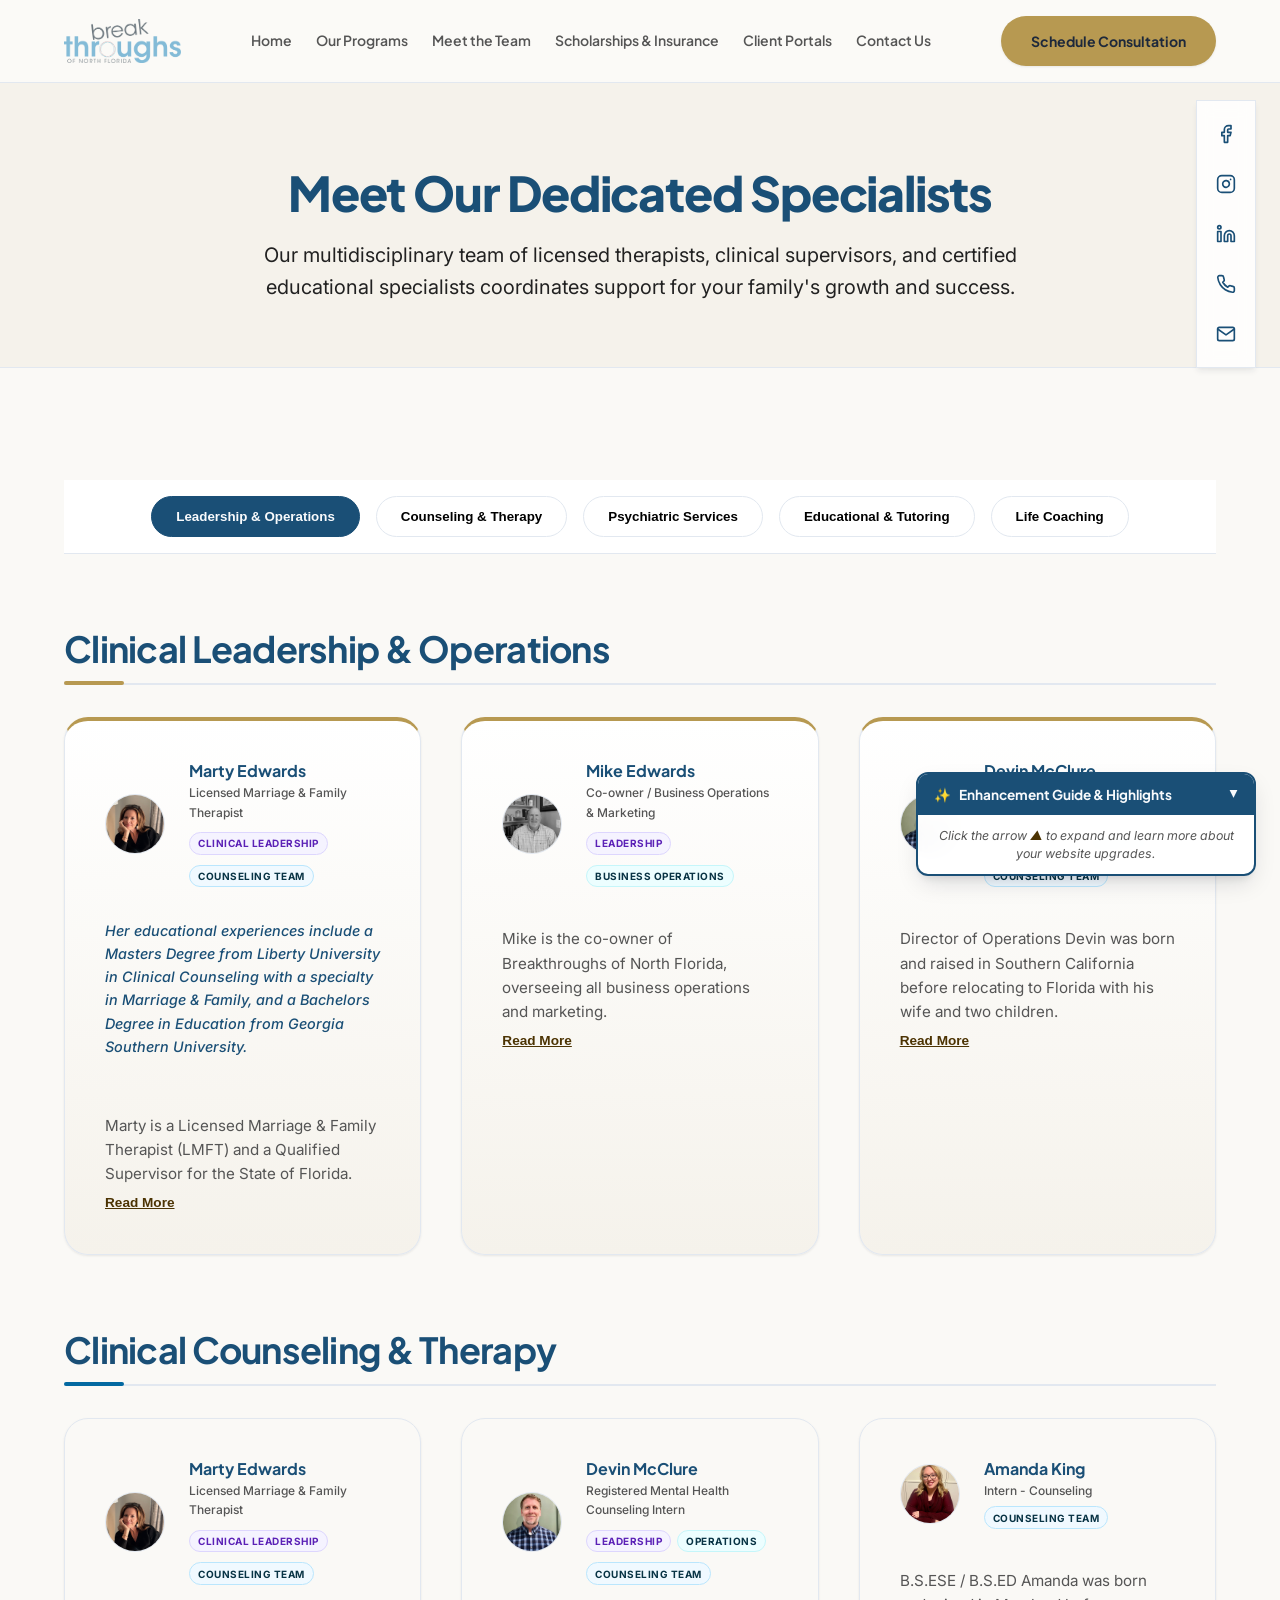
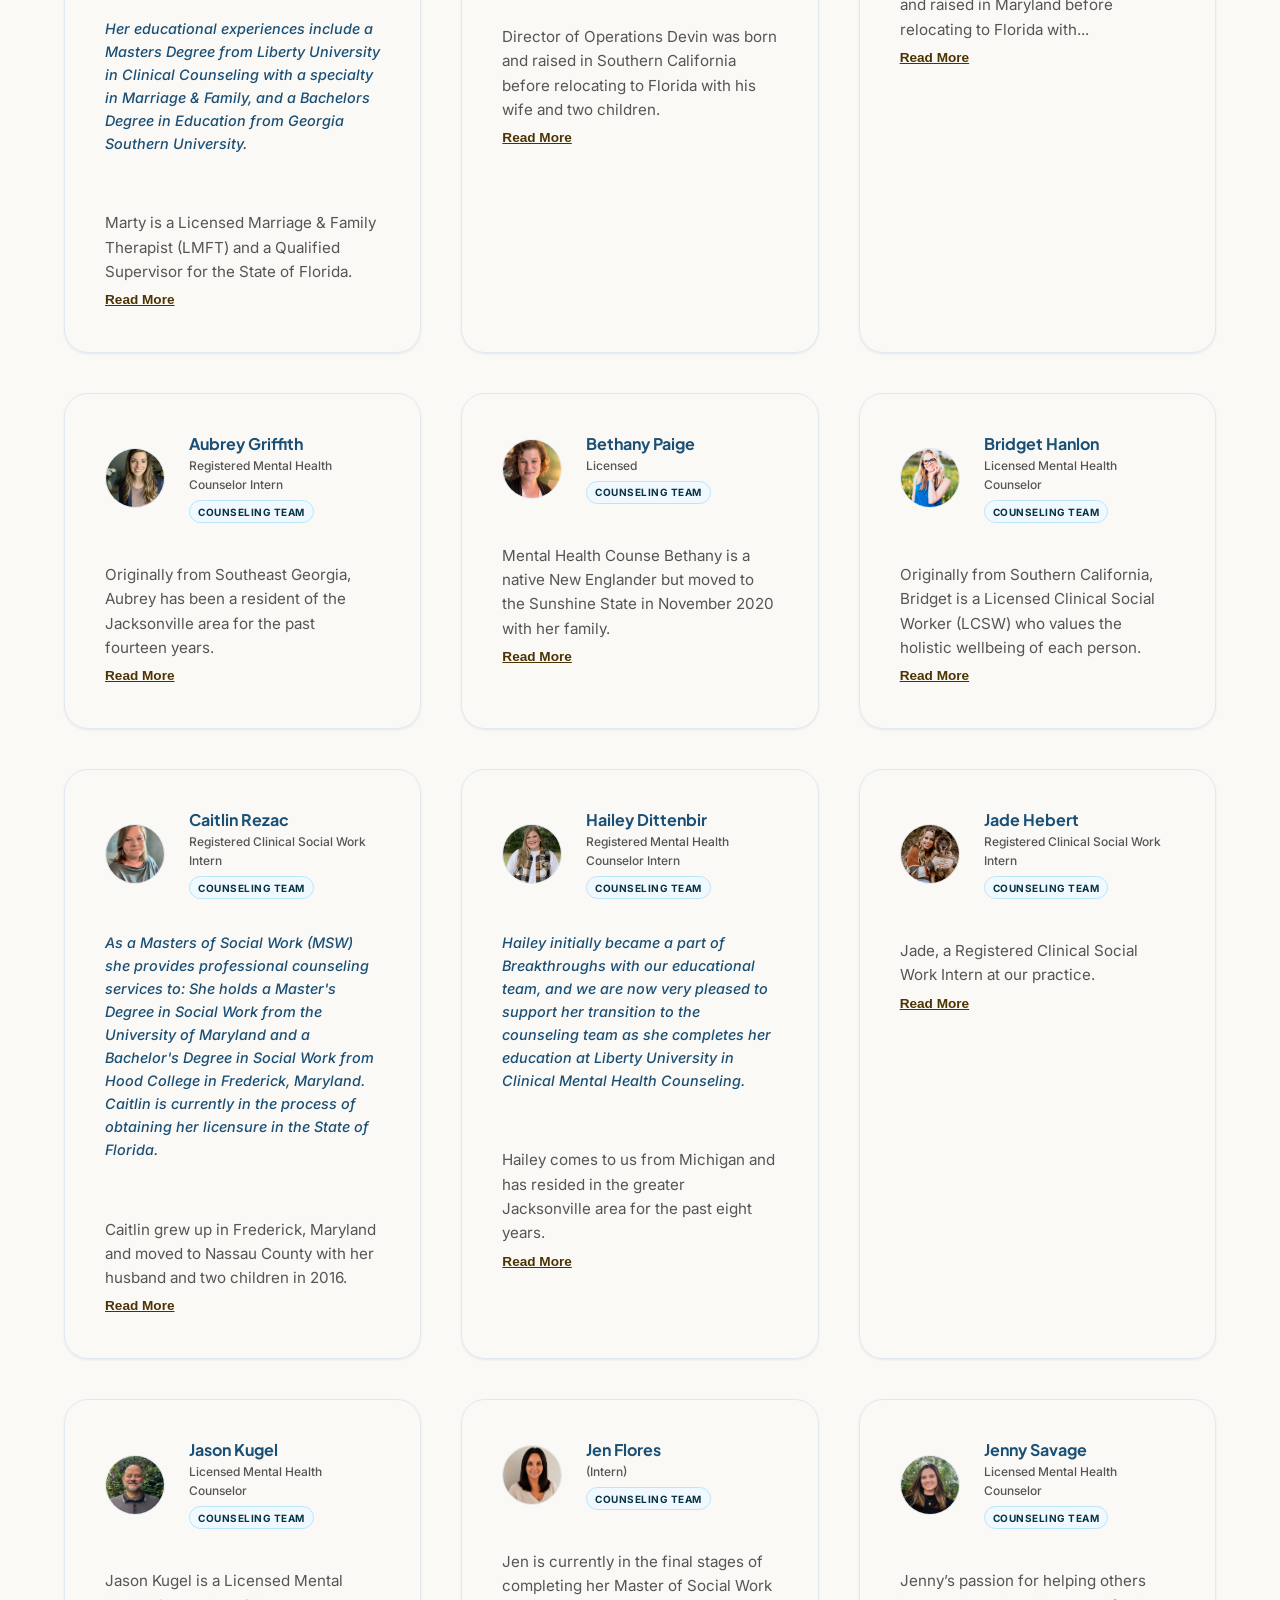
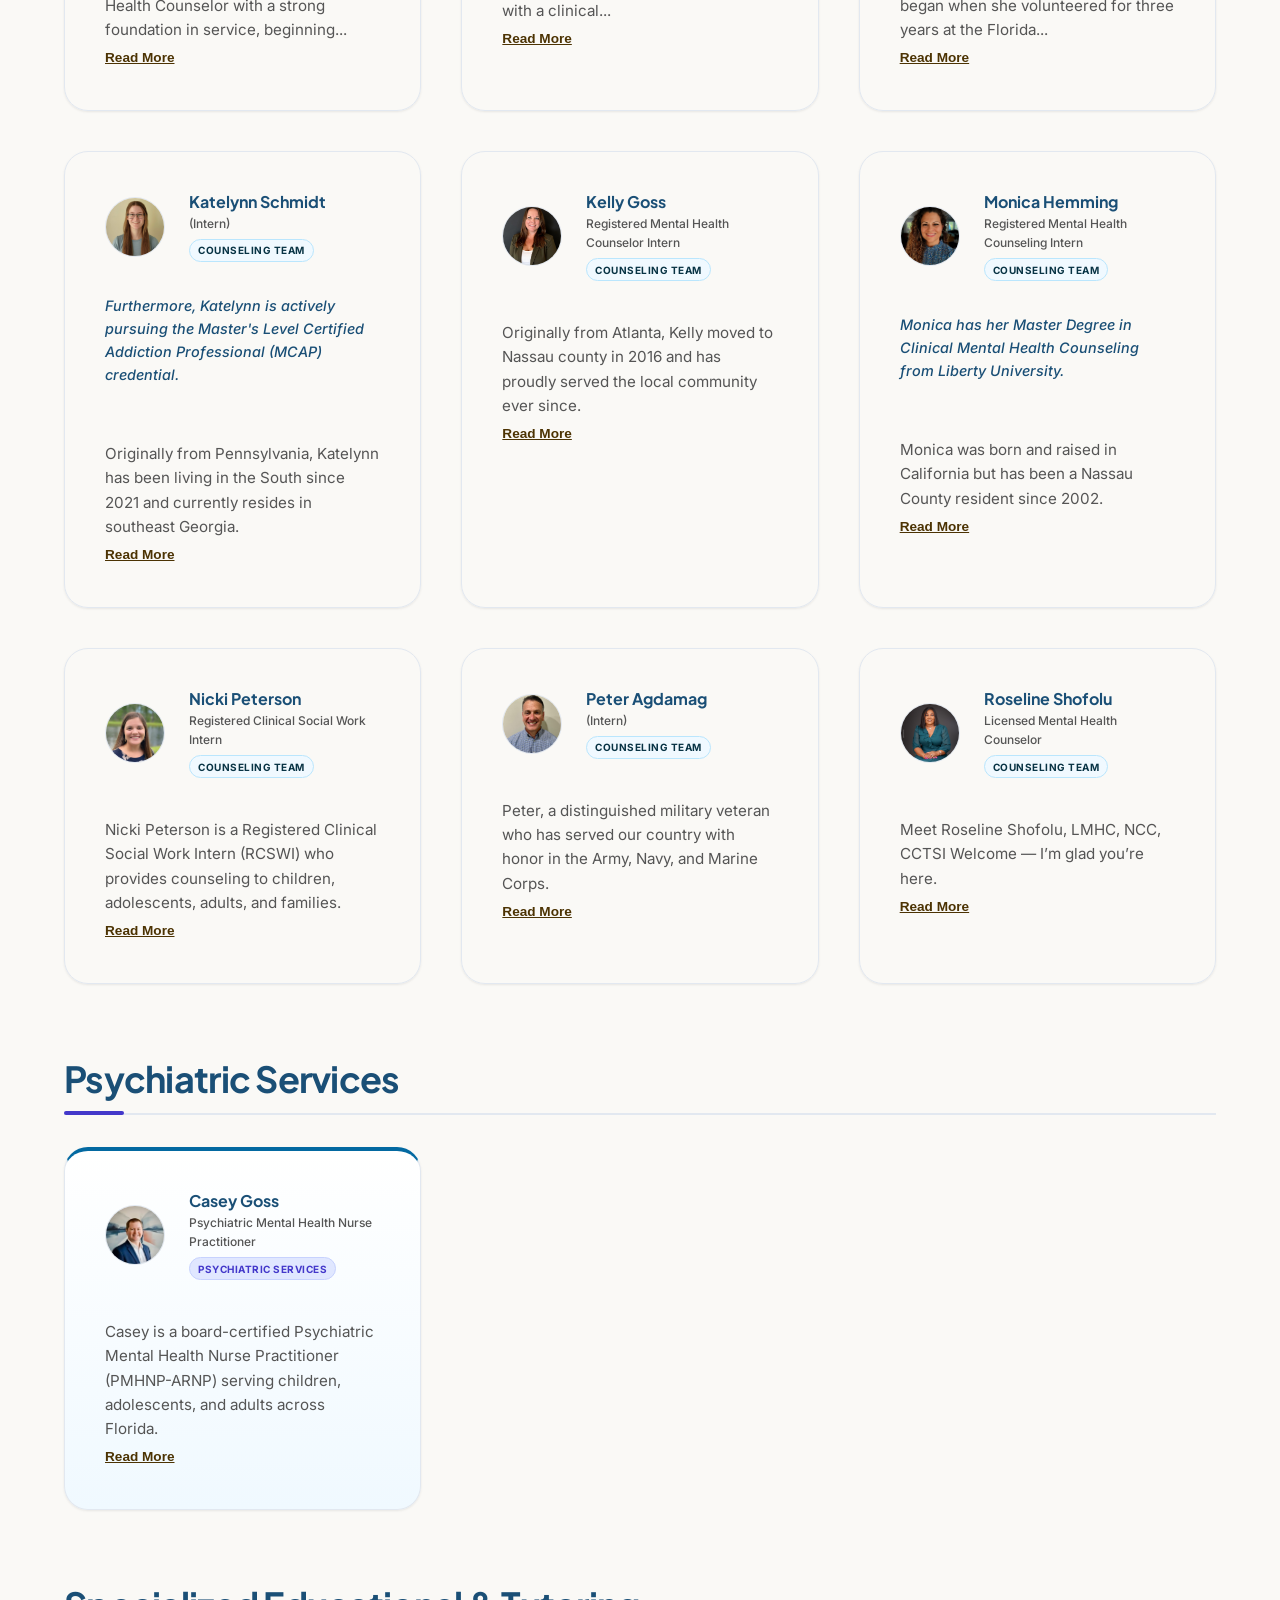
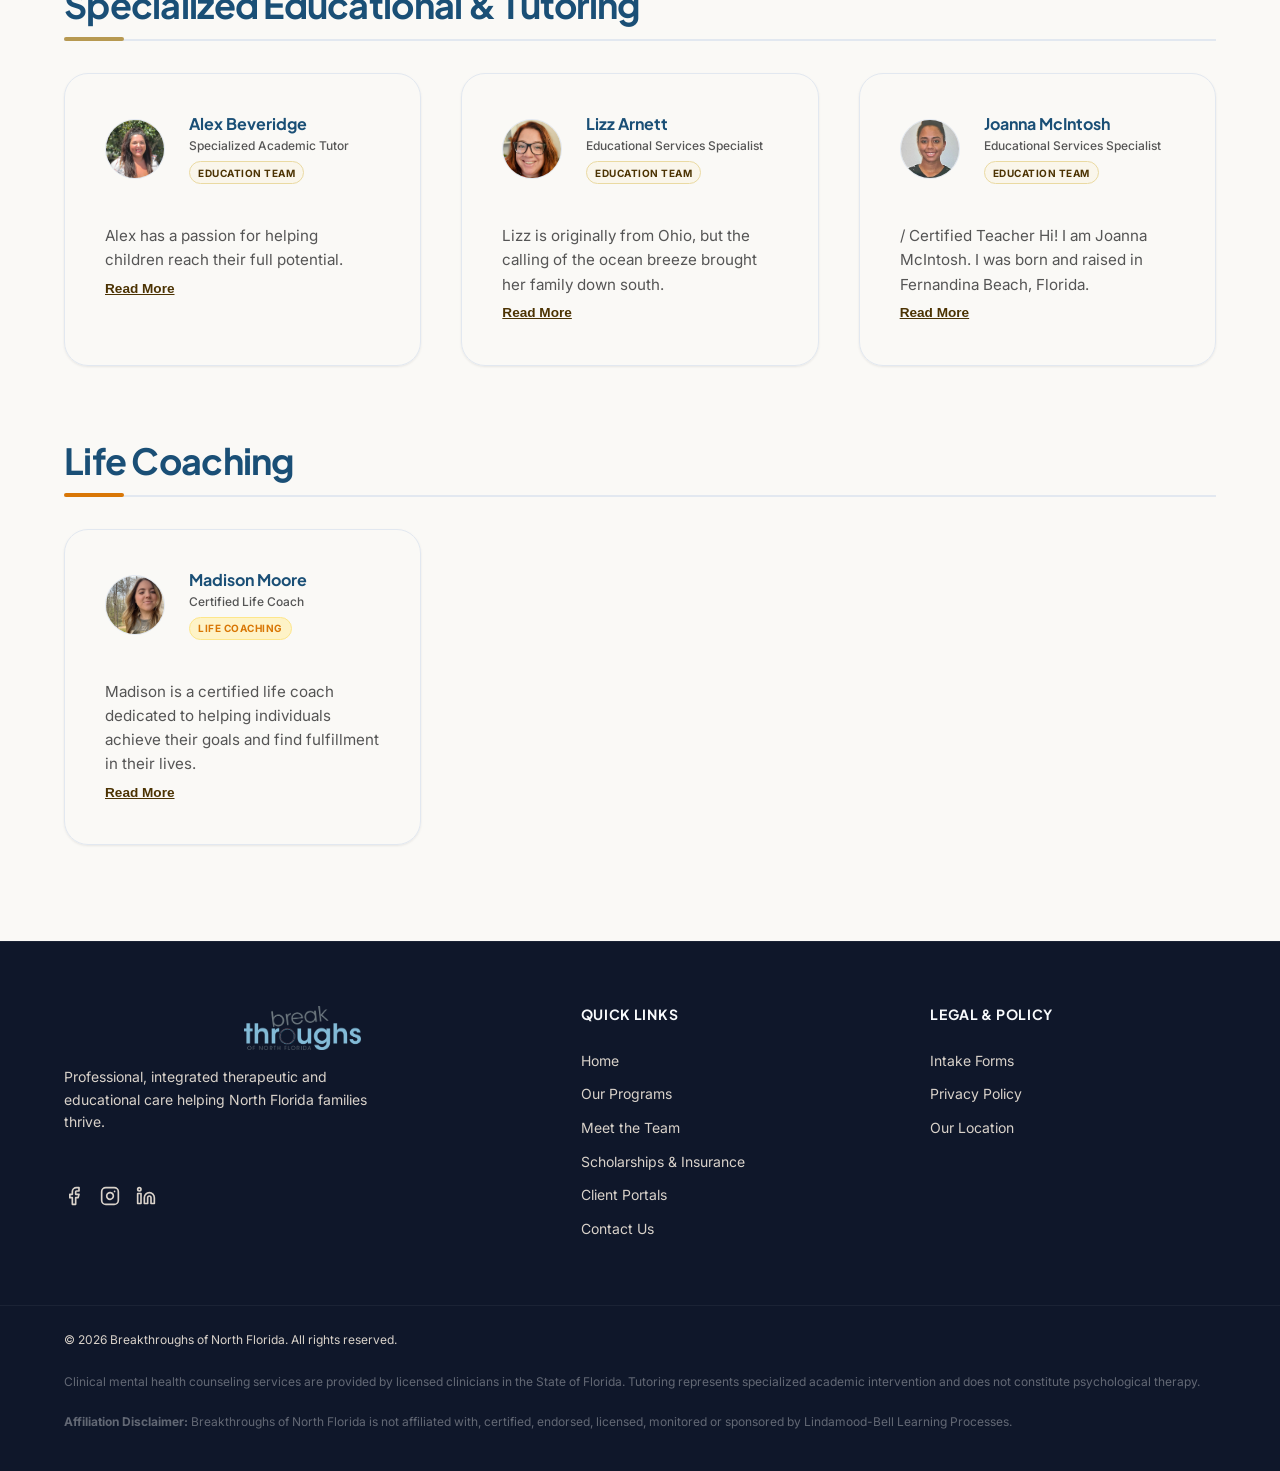
<file: team.html>
<!DOCTYPE html>
<html lang="en">
<head>
  <meta charset="UTF-8">
  <meta name="viewport" content="width=device-width, initial-scale=1.0">
  <title>Meet Our Team | Therapists & Educational Specialists | Breakthroughs of North Florida</title>
  <meta name="description" content="Meet the clinical psychologists, licensed marriage and family therapists, and tutoring specialists at Breakthroughs of North Florida.">
  
  <!-- Google Fonts for Modern Typography -->
  <link rel="preconnect" href="https://fonts.googleapis.com">
  <link rel="preconnect" href="https://fonts.gstatic.com" crossorigin>
  <link href="https://fonts.googleapis.com/css2?family=Inter:wght@300;400;500;600;700&family=Plus+Jakarta+Sans:wght@400;500;600;700;800&display=swap" rel="stylesheet">
  
  <link rel="stylesheet" href="styles.css">
  <style>
    /* Unique CSS overrides for secondary subpages */
    .subpage-hero {
      background: var(--color-bg-alt);
      color: var(--color-text-main);
      padding: 5rem 0 4rem 0;
      text-align: center;
      border-bottom: 1px solid var(--color-border-subtle);
    }
    .subpage-hero h1 {
      color: var(--color-primary-navy);
      font-size: clamp(1.75rem, 5vw, 3rem);
      margin-bottom: 1rem;
      font-weight: 800;
      letter-spacing: -0.025em;
      word-wrap: break-word;
      overflow-wrap: break-word;
    }
    .subpage-hero p {
      color: var(--color-text-main);
      font-size: 1.25rem;
      max-width: 800px;
      margin: 0 auto;
      line-height: 1.6;
    }
    
    /* Academic Theme overrides */
    .subpage-hero.hero-academic {
      background: linear-gradient(135deg, #fefaf0 0%, #f5ecd5 100%);
      border-bottom-color: var(--color-academic-border);
    }
    .subpage-hero.hero-academic h1 {
      color: var(--color-academic-primary-dark);
    }
    .subpage-hero.hero-academic p {
      color: #271a01;
    }
    
    /* Counseling Theme overrides */
    .subpage-hero.hero-counseling {
      background: linear-gradient(135deg, #f0f9ff 0%, #e0f2fe 100%);
      border-bottom-color: var(--color-counseling-border);
    }
    .subpage-hero.hero-counseling h1 {
      color: var(--color-counseling-primary-dark);
    }
    .subpage-hero.hero-counseling p {
      color: #041822;
    }
    
    /* Team Filtering styles */
    .filter-container {
      display: flex;
      justify-content: center;
      gap: 1rem;
      margin: 3rem 0;
      flex-wrap: wrap;
    }
    .filter-btn {
      padding: 0.75rem 1.5rem;
      border: 1px solid var(--color-border-subtle);
      background-color: var(--color-bg-surface);
      border-radius: 50px;
      cursor: pointer;
      font-weight: 600;
      transition: all 0.2s ease;
    }
    .filter-btn:hover {
      background-color: var(--color-bg-alt);
    }
    .filter-btn.active {
      background-color: var(--color-primary-navy);
      color: var(--color-text-light);
      border-color: var(--color-primary-navy);
    }
    
    /* Layout styling */
    .subpage-content {
      padding: 4rem 0;
    }
    
    .team-grid-extended {
      display: grid;
      grid-template-columns: repeat(auto-fill, minmax(350px, 1fr));
      gap: 2.5rem;
    }
    
    .reports-to-text {
      font-size: 0.85rem;
      color: var(--color-primary-navy);
      font-weight: 600;
      margin-top: 2px;
      margin-bottom: 2px;
    }
    
    .team-bio {
      margin-top: 1rem;
      font-size: 0.95rem;
      line-height: 1.6;
      color: var(--color-text-muted);
    }
    
    .bio-toggle-btn {
      background: none;
      border: none;
      color: var(--color-academic-primary-dark);
      font-weight: 700;
      font-size: 0.85rem;
      padding: 0;
      margin-top: 0.5rem;
      cursor: pointer;
      display: inline-flex;
      align-items: center;
      gap: 4px;
      transition: color 0.2s ease, transform 0.2s ease;
      text-decoration: underline;
    }
    .bio-toggle-btn:hover {
      color: var(--color-primary-navy);
      transform: translateX(2px);
    }
    .bio-toggle-btn:focus {
      outline: 2px solid var(--color-academic-primary);
      outline-offset: 2px;
      border-radius: 2px;
    }
    
    .education-text {
      font-style: italic;
      font-size: 0.9rem;
      color: var(--color-primary-navy);
      margin-top: 0.5rem;
      font-weight: 500;
    }
    
    /* Section-based team layout */
    .section-title {
      font-size: 2.25rem;
      color: var(--color-primary-navy);
      margin-top: 4.5rem;
      margin-bottom: 2rem;
      border-bottom: 2px solid var(--color-border-subtle);
      padding-bottom: 0.75rem;
      font-weight: 700;
      position: relative;
      letter-spacing: -0.02em;
    }
    .section-title::after {
      content: "";
      position: absolute;
      bottom: -2px;
      left: 0;
      width: 60px;
      height: 4px;
      background-color: var(--color-academic-primary);
      border-radius: 2px;
    }
    .section-title.counseling-title::after {
      background-color: var(--color-counseling-primary);
    }
    .section-title.psychiatric-title::after {
      background-color: #4338ca;
    }
    .section-title.coaching-title::after {
      background-color: #d97706;
    }
    .leadership-card {
      border-top: 4px solid var(--color-academic-primary) !important;
      background: linear-gradient(180deg, var(--color-bg-surface) 0%, var(--color-bg-alt) 100%) !important;
    }
    .psychiatric-card {
      border-top: 4px solid var(--color-counseling-primary) !important;
      background: linear-gradient(180deg, var(--color-bg-surface) 0%, var(--color-counseling-bg-light) 100%) !important;
    }
    .team-grid-extended {
      margin-bottom: 2rem;
    }
    
    /* Programs layout */
    .programs-detailed {
      display: flex;
      flex-direction: column;
      gap: 4rem;
    }
    .program-card-detail {
      background: var(--color-bg-surface);
      border: 1px solid var(--color-border-subtle);
      border-radius: 12px;
      padding: 3rem;
      box-shadow: 0 4px 6px -1px rgba(0, 0, 0, 0.05);
    }
    .program-card-detail h3 {
      font-size: 1.75rem;
      color: var(--color-primary-navy);
      margin-bottom: 1rem;
      border-left: 4px solid var(--color-academic-primary);
      padding-left: 1rem;
    }
    .program-body-text {
      line-height: 1.7;
      color: var(--color-text-muted);
      white-space: pre-wrap;
    }
    
    /* Form & Insurance layout */
    .insurance-section-detail {
      display: grid;
      grid-template-columns: 1fr 1.5fr;
      gap: 3rem;
      align-items: start;
    }
    @media (max-width: 768px) {
      .insurance-section-detail {
        grid-template-columns: 1fr;
      }
      .subpage-hero h1 {
        font-size: 1.75rem;
      }
    }
    
    .insurance-list {
      list-style: none;
      padding: 0;
    }
    .insurance-list li {
      padding: 0.75rem 1rem;
      background: var(--color-counseling-bg-light);
      border-left: 4px solid var(--color-counseling-primary);
      margin-bottom: 0.5rem;
      border-radius: 4px;
      font-weight: 600;
      color: var(--color-primary-navy);
    }
    
    .paperwork-grid {
      display: grid;
      grid-template-columns: repeat(auto-fill, minmax(280px, 1fr));
      gap: 1.5rem;
      margin-top: 2rem;
    }
    
    .paperwork-card {
      background: var(--color-bg-surface);
      border: 1px solid var(--color-border-subtle);
      border-radius: 8px;
      padding: 1.5rem;
      display: flex;
      flex-direction: column;
      justify-content: space-between;
      height: 100%;
    }
    .paperwork-card h4 {
      margin-bottom: 0.5rem;
      color: var(--color-text-main);
    }
    .paperwork-card p {
      font-size: 0.85rem;
      color: var(--color-text-muted);
      margin-bottom: 1.5rem;
    }
    
    /* Contact page overrides */
    .contact-grid-detail {
      display: grid;
      grid-template-columns: 1fr 1fr;
      gap: 4rem;
    }
    @media (max-width: 768px) {
      .contact-grid-detail {
        grid-template-columns: 1fr;
      }
    }
    
    .map-frame {
      width: 100%;
      height: 350px;
      border: 0;
      border-radius: 8px;
      margin-top: 1.5rem;
    }
    
    .card-portal-box {
      background: var(--color-bg-alt);
      border-radius: 12px;
      padding: 2.5rem;
      margin-bottom: 2rem;
      border: 1px solid var(--color-border-subtle);
    }
  </style>
</head>
<body>

  <!-- Floating Collapsible Proposal Guide Widget -->
  <div class="proposal-widget collapsed" id="proposal-widget">
    <button class="proposal-widget-toggle" onclick="toggleProposalWidget()" aria-expanded="false" aria-label="Toggle proposal information guide">
      <span class="widget-toggle-icon">✨</span>
      <span class="widget-toggle-text">Enhancement Guide &amp; Highlights</span>
      <span class="widget-toggle-arrow">▲</span>
    </button>
    <div class="proposal-widget-body">
      <div class="widget-collapsed-msg">
        Click the arrow <span style="color: var(--color-academic-primary-dark); font-weight: 600;">▲</span> to expand and learn more about your website upgrades.
      </div>
      <div class="widget-expanded-content">
        <h4 style="margin-top: 0; margin-bottom: 0.5rem; font-size: 0.95rem; color: var(--color-primary-navy);">Enhancement Guide &amp; Concept Highlights</h4>
        <p style="font-size: 0.8rem; line-height: 1.4; margin-bottom: 0.75rem; color: var(--color-text-main);">
          This interactive prototype demonstrates recommended enhancements to modernize your website's architecture, user experience, and accessibility. Note that this is a <strong>preliminary concept skeleton</strong> designed to showcase layout and feature possibilities before final content integration.
        </p>
        <ul class="widget-highlights" style="margin: 10px 0; padding-left: 0; list-style: none; display: flex; flex-direction: column; gap: 8px;">
          <li style="position: relative; padding-left: 18px; font-size: 0.775rem; line-height: 1.4; color: var(--color-text-main);"><strong style="color: var(--color-primary-navy);">Modern Multi-Page Layout:</strong> A structured 5-page setup (Home, Programs, Team, Rates, Contact) to make extensive services easy to digest and navigate.</li>
          <li style="position: relative; padding-left: 18px; font-size: 0.775rem; line-height: 1.4; color: var(--color-text-main);"><strong style="color: var(--color-primary-navy);">Inclusive Design &amp; Accessibility:</strong> Tailored high-contrast, dyslexia-friendly colors, custom scrollbars, and clear landmark structures for cognitive ease.</li>
          <li style="position: relative; padding-left: 18px; font-size: 0.775rem; line-height: 1.4; color: var(--color-text-main);"><strong style="color: var(--color-primary-navy);">Dynamic Anti-Scroll UX:</strong> Collapsible team bios (natural sentence previews with "Read More" expanders) that prevent infinite scrolling.</li>
          <li style="position: relative; padding-left: 18px; font-size: 0.775rem; line-height: 1.4; color: var(--color-text-main);"><strong style="color: var(--color-primary-navy);">Interactive Premium Features:</strong> Auto-rotating testimonials slider, filterable program category tabs, and smooth animated FAQ accordions.</li>
          <li style="position: relative; padding-left: 18px; font-size: 0.775rem; line-height: 1.4; color: var(--color-text-main);"><strong style="color: var(--color-primary-navy);">Live Utility Badges:</strong> Pulsating real-time "Office Hours" status indicator and persistent, direct client portal navigation links.</li>
          <li style="position: relative; padding-left: 18px; font-size: 0.775rem; line-height: 1.4; color: var(--color-text-main);"><strong style="color: var(--color-primary-navy);">Floating Socials &amp; Navigation:</strong> Glassmorphic right-hand charms bar and scroll-to-top button with smart responsive auto-hide queries.</li>
        </ul>
        <p class="widget-note" style="font-size: 0.75rem; color: var(--color-text-muted); font-style: italic; border-top: 1px solid var(--color-border-subtle); padding-top: 6px; margin-top: 6px; margin-bottom: 0;">Click this header to collapse/expand this guide and view the layout uninterrupted.</p>
      </div>
    </div>
  </div>

  <!-- Keyboard Accessibility: Skip to Main Content Link -->
  <a href="#main-content" class="skip-link">Skip to main content</a>

  <!-- Main Navigation Header -->
  <header class="main-header">
    <div class="container header-container">
      <a href="index.html" class="logo-area" aria-label="Breakthroughs of North Florida Home">
        <img class="logo-img" src="logo.png" alt="Breakthroughs of North Florida Logo">
      </a>

      <!-- Desktop Navigation -->
      <nav class="main-nav" aria-label="Primary Navigation">
        <ul class="nav-list">
          <li><a href="index.html" class="nav-link">Home</a></li>
          <li><a href="programs.html" class="nav-link">Our Programs</a></li>
          <li><a href="team.html" class="nav-link">Meet the Team</a></li>
          <li><a href="rates-insurance.html" class="nav-link">Scholarships &amp; Insurance</a></li>
          <li><a href="contact.html#portals" class="nav-link">Client Portals</a></li>
          <li><a href="contact.html" class="nav-link">Contact Us</a></li>
        </ul>
      </nav>

      <!-- Action Button -->
      <div class="header-cta">
        <a href="contact.html" class="btn btn-primary">Schedule Consultation</a>
      </div>

      <!-- Mobile Menu Toggle Button (Hamburger) -->
      <button class="menu-toggle" aria-expanded="false" aria-label="Toggle Navigation Menu">
        <span class="hamburger-bar"></span>
        <span class="hamburger-bar"></span>
        <span class="hamburger-bar"></span>
      </button>
    </div>

    <!-- Mobile Drawer Overlay Menu -->
    <nav class="mobile-nav" aria-label="Mobile Navigation">
      <ul class="mobile-nav-list">
        <li><a href="index.html" class="mobile-nav-link">Home</a></li>
        <li><a href="programs.html" class="mobile-nav-link">Our Programs</a></li>
        <li><a href="team.html" class="mobile-nav-link">Meet the Team</a></li>
        <li><a href="rates-insurance.html" class="mobile-nav-link">Scholarships &amp; Insurance</a></li>
        <li><a href="contact.html#portals" class="mobile-nav-link">Client Portals</a></li>
        <li><a href="contact.html" class="mobile-nav-link">Contact Us</a></li>
        <li><a href="contact.html" class="btn btn-primary btn-block">Schedule Consultation</a></li>
      </ul>
    </nav>
  </header>

  <main id="main-content">
    <section class="subpage-hero">
      <div class="container">
        <h1>Meet Our Dedicated Specialists</h1>
        <p>Our multidisciplinary team of licensed therapists, clinical supervisors, and certified educational specialists coordinates support for your family's growth and success.</p>
      </div>
    </section>

    <section class="subpage-content">
      <div class="container">
        <!-- Interactive filter buttons (Jump Links) -->
        <div class="filter-container" style="position: sticky; top: 80px; z-index: 99; background: var(--color-bg-surface); padding: 1rem 0; border-bottom: 1px solid var(--color-border-subtle);">
          <button class="filter-btn active" data-target="leadership">Leadership &amp; Operations</button>
          <button class="filter-btn" data-target="counseling">Counseling &amp; Therapy</button>
          <button class="filter-btn" data-target="psychiatric">Psychiatric Services</button>
          <button class="filter-btn" data-target="education">Educational &amp; Tutoring</button>
          <button class="filter-btn" data-target="coaching">Life Coaching</button>
        </div>

        <!-- Section 1: Leadership & Operations -->
        <div id="leadership" class="team-section-block">
          <h2 class="section-title">Clinical Leadership &amp; Operations</h2>
          <div class="team-grid-extended">
    
          <!-- Staff Card: Marty Edwards -->
          <div class="team-card leadership-card" data-category="counseling">
            <div class="team-card-header">
              <img class="team-avatar" src="images/marty.jpg" alt="Marty Edwards">
              <div class="team-meta">
                <h4>Marty Edwards</h4>
                <span class="team-role">Licensed Marriage & Family Therapist</span>
                
                <div class="team-badge-container" style="display: flex; flex-wrap: wrap; gap: 6px; margin-top: 4px;"><span class="team-badge badge-leadership" >Clinical Leadership</span><span class="team-badge badge-counseling" >Counseling Team</span></div>
              </div>
            </div>
            <p class="education-text">Her educational experiences include a Masters Degree from Liberty University in Clinical Counseling with a specialty in Marriage & Family, and a Bachelors Degree in Education from Georgia Southern University.</p>
            
            <div class="team-bio-container">
              <p class="team-bio bio-preview-text">Marty is a Licensed Marriage & Family Therapist (LMFT) and a Qualified Supervisor for the State of Florida.</p>
              <p class="team-bio bio-full-text" style="display: none; white-space: pre-wrap;">Marty is a Licensed Marriage & Family Therapist (LMFT) and a Qualified Supervisor for the State of Florida. She provides professional counseling services to marriages, couples, families, children, and adolescents.

Marty taught in both the public and private school systems for ten years in Statesboro, Georgia, and previously founded, owned/operated a learning center there as well. She lived ten years in Honduras, Central America, providing counseling to orphans, families and couples. She is excited to call Nassau County home, where she will continue to serve for many years to come.

Specialties:
- Anxiety
- Depression
- Grief & Trauma
- Weight Loss
- Mood Disorders
- Post Traumatic Stress Disorder (PTSD)

Additional Training in:
- DBT (Dialectical Behavior Therapy)
- CBT (Cognitive Behavior Therapy)
- Hypno-Counting
- Enneagram
- Love & Logic</p>
              <button class="bio-toggle-btn" aria-expanded="false" onclick="toggleBioCard(this)">Read More</button>
            </div>
            
          </div>
        
          <!-- Staff Card: Mike Edwards -->
          <div class="team-card leadership-card" data-category="counseling">
            <div class="team-card-header">
              <img class="team-avatar" src="images/mike.jpg" alt="Mike Edwards">
              <div class="team-meta">
                <h4>Mike Edwards</h4>
                <span class="team-role">Co-owner / Business Operations & Marketing</span>
                
                <div class="team-badge-container" style="display: flex; flex-wrap: wrap; gap: 6px; margin-top: 4px;"><span class="team-badge badge-leadership" >Leadership</span><span class="team-badge badge-operations" >Business Operations</span></div>
              </div>
            </div>
            
            
            <div class="team-bio-container">
              <p class="team-bio bio-preview-text">Mike is the co-owner of Breakthroughs of North Florida, overseeing all business operations and marketing.</p>
              <p class="team-bio bio-full-text" style="display: none; white-space: pre-wrap;">Mike is the co-owner of Breakthroughs of North Florida, overseeing all business operations and marketing. Alongside his wife, Marty Edwards, he helped establish the practice to combine educational and mental health support for families.

Mike and Marty returned from ten years of service as missionaries in Honduras, Central America, to launch the business. In the early stages of Breakthroughs, Mike worked in the HVAC industry to support the business financially while helping behind the scenes late into the night. In 2019, he officially joined the Breakthroughs team full-time to direct business operations, infrastructure, and strategic marketing.</p>
              <button class="bio-toggle-btn" aria-expanded="false" onclick="toggleBioCard(this)">Read More</button>
            </div>
            
          </div>
        
          <!-- Staff Card: Devin McClure -->
          <div class="team-card leadership-card" data-category="counseling">
            <div class="team-card-header">
              <img class="team-avatar" src="images/devin_mcclure.jpg" alt="Devin McClure">
              <div class="team-meta">
                <h4>Devin McClure</h4>
                <span class="team-role">Registered Mental Health Counseling Intern</span>
                
                <div class="team-badge-container" style="display: flex; flex-wrap: wrap; gap: 6px; margin-top: 4px;"><span class="team-badge badge-leadership" >Leadership</span><span class="team-badge badge-operations" >Operations</span><span class="team-badge badge-counseling" >Counseling Team</span></div>
              </div>
            </div>
            
            
            <div class="team-bio-container">
              <p class="team-bio bio-preview-text">Director of Operations

Devin was born and raised in Southern California before relocating to Florida with his wife and two children.</p>
              <p class="team-bio bio-full-text" style="display: none; white-space: pre-wrap;">Director of Operations

Devin was born and raised in Southern California before relocating to Florida with his wife and two children. He has lived in Fernandina Beach since 2021. Devin is a Registered Mental Health Counseling Intern in the state of Florida, practicing under the supervision of a qualified licensed mental health professional, and holds a Master’s degree in Clinical Mental Health Counseling from Liberty University. He is trained in Eye Movement Desensitization and Reprocessing (EMDR) therapy and trained in the Gottman Method for Couples Therapy.

Devin earned his bachelor’s degree in psychology and is credentialed as a teacher in the state of Florida in the areas of secondary Social Sciences and English. Since moving to Florida, he has worked within the Nassau County school system as both a teacher and athletics coach, providing him with meaningful experience supporting children, adolescents, and families within school and community settings.

Prior to his career in counseling and education, Devin served in law enforcement in multiple roles, including patrol officer, detective, S.W.A.T. operator, and District Attorney investigator. Through this work, he developed a strong understanding of the cumulative stress, trauma exposure, and relational strain often experienced by first responders and public safety professionals. As a result, he is particularly passionate about supporting first responders, veterans, and their families, as well as individuals navigating high-stress occupations.

In his clinical work, Devin provides counseling services to adolescents, adults, couples, and families. He has experience and special interest in working with clients presenting with trauma and stress-related concerns, anxiety, depression, grief and loss, relationship challenges, occupational stress, and life transitions. When working with couples, Devin integrates Gottman Method–informed interventions to support healthy communication, conflict management, and relationship strengthening. His EMDR-informed approach supports clients processing distressing experiences in a structured, evidence-based manner.

While serving as a police officer, Devin was assigned to a joint task force composed of officers from multiple agencies and clinicians from the Los Angeles County Department of Mental Health. These co-response teams functioned as mobile psychiatric and psychological crisis intervention units, providing on-scene mental health evaluations, crisis intervention, and coordination of wraparound services for individuals experiencing acute mental health needs in the community.

Outside of his professional work, Devin is an enthusiastic public speaker, educator, and small-group facilitator within his local church and community. He enjoys staying active and spending time with his family, including camping, beachcombing, traveling, and attending his daughter’s dance and cheer recitals.

Specialties

EMDR Trained

Certified in crisis intervention tactics

Law Enforcement Trauma Response Team Member

Trained in Peer Counseling

Association of Threat Assessment Professionals, Certified Threat Manager (CTM)

SYMBIS Facilitator</p>
              <button class="bio-toggle-btn" aria-expanded="false" onclick="toggleBioCard(this)">Read More</button>
            </div>
            
          </div>
        
          </div>
        </div>

        <!-- Section 2: Clinical Counseling Team -->
        <div id="counseling" class="team-section-block">
          <h2 class="section-title counseling-title">Clinical Counseling &amp; Therapy</h2>
          <div class="team-grid-extended">
    
          <!-- Staff Card: Marty Edwards -->
          <div class="team-card " data-category="counseling">
            <div class="team-card-header">
              <img class="team-avatar" src="images/marty.jpg" alt="Marty Edwards">
              <div class="team-meta">
                <h4>Marty Edwards</h4>
                <span class="team-role">Licensed Marriage & Family Therapist</span>
                
                <div class="team-badge-container" style="display: flex; flex-wrap: wrap; gap: 6px; margin-top: 4px;"><span class="team-badge badge-leadership" >Clinical Leadership</span><span class="team-badge badge-counseling" >Counseling Team</span></div>
              </div>
            </div>
            <p class="education-text">Her educational experiences include a Masters Degree from Liberty University in Clinical Counseling with a specialty in Marriage & Family, and a Bachelors Degree in Education from Georgia Southern University.</p>
            
            <div class="team-bio-container">
              <p class="team-bio bio-preview-text">Marty is a Licensed Marriage & Family Therapist (LMFT) and a Qualified Supervisor for the State of Florida.</p>
              <p class="team-bio bio-full-text" style="display: none; white-space: pre-wrap;">Marty is a Licensed Marriage & Family Therapist (LMFT) and a Qualified Supervisor for the State of Florida. She provides professional counseling services to marriages, couples, families, children, and adolescents.

Marty taught in both the public and private school systems for ten years in Statesboro, Georgia, and previously founded, owned/operated a learning center there as well. She lived ten years in Honduras, Central America, providing counseling to orphans, families and couples. She is excited to call Nassau County home, where she will continue to serve for many years to come.

Specialties:
- Anxiety
- Depression
- Grief & Trauma
- Weight Loss
- Mood Disorders
- Post Traumatic Stress Disorder (PTSD)

Additional Training in:
- DBT (Dialectical Behavior Therapy)
- CBT (Cognitive Behavior Therapy)
- Hypno-Counting
- Enneagram
- Love & Logic</p>
              <button class="bio-toggle-btn" aria-expanded="false" onclick="toggleBioCard(this)">Read More</button>
            </div>
            
          </div>
        
          <!-- Staff Card: Devin McClure -->
          <div class="team-card " data-category="counseling">
            <div class="team-card-header">
              <img class="team-avatar" src="images/devin_mcclure.jpg" alt="Devin McClure">
              <div class="team-meta">
                <h4>Devin McClure</h4>
                <span class="team-role">Registered Mental Health Counseling Intern</span>
                
                <div class="team-badge-container" style="display: flex; flex-wrap: wrap; gap: 6px; margin-top: 4px;"><span class="team-badge badge-leadership" >Leadership</span><span class="team-badge badge-operations" >Operations</span><span class="team-badge badge-counseling" >Counseling Team</span></div>
              </div>
            </div>
            
            
            <div class="team-bio-container">
              <p class="team-bio bio-preview-text">Director of Operations

Devin was born and raised in Southern California before relocating to Florida with his wife and two children.</p>
              <p class="team-bio bio-full-text" style="display: none; white-space: pre-wrap;">Director of Operations

Devin was born and raised in Southern California before relocating to Florida with his wife and two children. He has lived in Fernandina Beach since 2021. Devin is a Registered Mental Health Counseling Intern in the state of Florida, practicing under the supervision of a qualified licensed mental health professional, and holds a Master’s degree in Clinical Mental Health Counseling from Liberty University. He is trained in Eye Movement Desensitization and Reprocessing (EMDR) therapy and trained in the Gottman Method for Couples Therapy.

Devin earned his bachelor’s degree in psychology and is credentialed as a teacher in the state of Florida in the areas of secondary Social Sciences and English. Since moving to Florida, he has worked within the Nassau County school system as both a teacher and athletics coach, providing him with meaningful experience supporting children, adolescents, and families within school and community settings.

Prior to his career in counseling and education, Devin served in law enforcement in multiple roles, including patrol officer, detective, S.W.A.T. operator, and District Attorney investigator. Through this work, he developed a strong understanding of the cumulative stress, trauma exposure, and relational strain often experienced by first responders and public safety professionals. As a result, he is particularly passionate about supporting first responders, veterans, and their families, as well as individuals navigating high-stress occupations.

In his clinical work, Devin provides counseling services to adolescents, adults, couples, and families. He has experience and special interest in working with clients presenting with trauma and stress-related concerns, anxiety, depression, grief and loss, relationship challenges, occupational stress, and life transitions. When working with couples, Devin integrates Gottman Method–informed interventions to support healthy communication, conflict management, and relationship strengthening. His EMDR-informed approach supports clients processing distressing experiences in a structured, evidence-based manner.

While serving as a police officer, Devin was assigned to a joint task force composed of officers from multiple agencies and clinicians from the Los Angeles County Department of Mental Health. These co-response teams functioned as mobile psychiatric and psychological crisis intervention units, providing on-scene mental health evaluations, crisis intervention, and coordination of wraparound services for individuals experiencing acute mental health needs in the community.

Outside of his professional work, Devin is an enthusiastic public speaker, educator, and small-group facilitator within his local church and community. He enjoys staying active and spending time with his family, including camping, beachcombing, traveling, and attending his daughter’s dance and cheer recitals.

Specialties

EMDR Trained

Certified in crisis intervention tactics

Law Enforcement Trauma Response Team Member

Trained in Peer Counseling

Association of Threat Assessment Professionals, Certified Threat Manager (CTM)

SYMBIS Facilitator</p>
              <button class="bio-toggle-btn" aria-expanded="false" onclick="toggleBioCard(this)">Read More</button>
            </div>
            
          </div>
        
          <!-- Staff Card: Amanda King -->
          <div class="team-card " data-category="counseling">
            <div class="team-card-header">
              <img class="team-avatar" src="images/amanda_king.jpg" alt="Amanda King">
              <div class="team-meta">
                <h4>Amanda King</h4>
                <span class="team-role">Intern - Counseling</span>
                
                <span class="team-badge badge-counseling" >Counseling Team</span>
              </div>
            </div>
            
            
            <div class="team-bio-container">
              <p class="team-bio bio-preview-text">B.S.ESE / B.S.ED

Amanda was born and raised in Maryland before relocating to Florida with...</p>
              <p class="team-bio bio-full-text" style="display: none; white-space: pre-wrap;">B.S.ESE / B.S.ED

Amanda was born and raised in Maryland before relocating to Florida with her husband, who is serving on active duty, and their three children. She holds a Bachelor of Arts Degree in Elementary and Special Education from Mount St. Mary’s University. Amanda is a counseling intern with Liberty University working on a Master’s degree in Clinical Mental Health Counseling practicing under the supervision of a qualified licensed mental health professional.

Before becoming a counselor, Amanda supported individuals in the field of special education as a certified teacher first in Maryland and then in Florida for Duval County Public Schools. In Florida, she went on to further obtain the state endorsements in English Spanish Other Languages (ESOL) and Autism. While working for DCPS she served as an English Language Arts teacher, Varying Exceptionalities Teacher, and Communication Social Skills Site Coach. Amanda has extensive experience developing and monitoring behavioral and crisis intervention procedures, creating needs based SMART goals that are achievable while frequently progress monitoring, and collaborating with a team to provide the best support for every person she worked with. Amanda was a part of the crisis intervention team and is a trained practitioner in the following crisis interventions: Professional Crisis Management (PCM) and Ukeru.

Amanda believes in meeting every client where they are while building a strong therapeutic relationship through a person-centered approach. She is excited to translate the knowledge and experience she gained working in special education to mental health. She provides services to clients of all ages and needs.

Specialties

Autism

Certified SYMBIS Facilitator

Professional Crisis Management

Ukeru

Youth Mental Health First Aid

Zones of Regulations</p>
              <button class="bio-toggle-btn" aria-expanded="false" onclick="toggleBioCard(this)">Read More</button>
            </div>
            
          </div>
        
          <!-- Staff Card: Aubrey Griffith -->
          <div class="team-card " data-category="counseling">
            <div class="team-card-header">
              <img class="team-avatar" src="images/aubrey_griffith.jpg" alt="Aubrey Griffith">
              <div class="team-meta">
                <h4>Aubrey Griffith</h4>
                <span class="team-role">Registered Mental Health Counselor Intern</span>
                
                <span class="team-badge badge-counseling" >Counseling Team</span>
              </div>
            </div>
            
            
            <div class="team-bio-container">
              <p class="team-bio bio-preview-text">Originally from Southeast Georgia, Aubrey has been a resident of the Jacksonville area for the past fourteen years.</p>
              <p class="team-bio bio-full-text" style="display: none; white-space: pre-wrap;">Originally from Southeast Georgia, Aubrey has been a resident of the Jacksonville area for the past fourteen years. During this period, she served as a figure skating coach, demonstrating a strong commitment to helping athletes of all ages and skill levels in achieving their objectives. It was through this work that she developed a keen interest in supporting individuals emotionally, which ultimately inspired her to pursue a career in mental health counseling.

Academically, Aubrey has earned a Master of Science in Clinical Mental Health Counseling with a specialization in Trauma & Crisis Counseling from Walden University, as well as a Bachelor of Arts in Educational Studies from Western Governors University.

Children (Ages 8 and up)

Adolescents

Adults</p>
              <button class="bio-toggle-btn" aria-expanded="false" onclick="toggleBioCard(this)">Read More</button>
            </div>
            
          </div>
        
          <!-- Staff Card: Bethany Paige -->
          <div class="team-card " data-category="counseling">
            <div class="team-card-header">
              <img class="team-avatar" src="images/bethany_paige.jpg" alt="Bethany Paige">
              <div class="team-meta">
                <h4>Bethany Paige</h4>
                <span class="team-role">Licensed</span>
                
                <span class="team-badge badge-counseling" >Counseling Team</span>
              </div>
            </div>
            
            
            <div class="team-bio-container">
              <p class="team-bio bio-preview-text">Mental Health Counse

Bethany is a native New Englander but moved to the Sunshine State in November 2020 with her family.</p>
              <p class="team-bio bio-full-text" style="display: none; white-space: pre-wrap;">Mental Health Counse

Bethany is a native New Englander but moved to the Sunshine State in November 2020 with her family. She enjoys taking daily walks and frequenting the beautiful beaches nearby. She favors a holistic approach to overall health and wellness and employs several psychodynamic modalities to help people identify and overcome obstacles, find healing and freedom from past hurts, and cultivate healthier and more fulfilling relationships.

Bethany was a high school teacher for several years before taking time off to raise children. She was unexpectedly inspired to pursue graduate school when her oldest son began his own college search. She then graduated with her MA in mental health counseling from the Townsend Institute at Concordia University Irvine in 2020 and feels privileged to do this important work.

Bethany is excited to be part of the Breakthroughs team and is currently accepting new clients.

Adolescents and young adults

Couples and Families

Adults</p>
              <button class="bio-toggle-btn" aria-expanded="false" onclick="toggleBioCard(this)">Read More</button>
            </div>
            
          </div>
        
          <!-- Staff Card: Bridget Hanlon -->
          <div class="team-card " data-category="counseling">
            <div class="team-card-header">
              <img class="team-avatar" src="images/bridget_hanlon.jpg" alt="Bridget Hanlon">
              <div class="team-meta">
                <h4>Bridget Hanlon</h4>
                <span class="team-role">Licensed Mental Health Counselor</span>
                
                <span class="team-badge badge-counseling" >Counseling Team</span>
              </div>
            </div>
            
            
            <div class="team-bio-container">
              <p class="team-bio bio-preview-text">Originally from Southern California, Bridget is a Licensed Clinical Social Worker (LCSW) who values the holistic wellbeing of each person.</p>
              <p class="team-bio bio-full-text" style="display: none; white-space: pre-wrap;">Originally from Southern California, Bridget is a Licensed Clinical Social Worker (LCSW) who values the holistic wellbeing of each person. She believes every individual possesses inherent dignity and is created for meaningful connection and relationship.

Bridget received her training in clinical and medical social work from the University of Washington in 2015 and has experience working in a variety of settings, including hospitals, outpatient clinics, and corporate leadership roles. These experiences have strengthened both her clinical expertise and her ability to connect compassionately with clients from diverse backgrounds including:

Individuals navigating acute or chronic illness, as well as caregivers supporting loved ones through medical challenges

Individuals and families experiencing complex family dynamics, including co-parenting and divorce

Those facing grief and loss, including miscarriage and infertility

High-functioning teens, young adults, and adults experiencing anxiety, depression, burnout, or major life transitions

Couples seeking healing, improved communication, and deeper connection in their relationships

Military families navigating deployments, high stress, and the unique challenges of military life

Bridget’s counseling style is warm, compassionate, and direct. She is able to incorporate a faith-based perspective into therapy when desired by the client. She is formally trained in Cognitive Behavioral Therapy (CBT) and has also completed advanced training in Emotionally Focused Therapy (EFT) for both couples and individuals.

As a military spouse, Bridget is a transplant to the area and is excited to serve the Nassau County community through her work as a therapist!</p>
              <button class="bio-toggle-btn" aria-expanded="false" onclick="toggleBioCard(this)">Read More</button>
            </div>
            
          </div>
        
          <!-- Staff Card: Caitlin Rezac -->
          <div class="team-card " data-category="counseling">
            <div class="team-card-header">
              <img class="team-avatar" src="images/caitlin_rezac.jpg" alt="Caitlin Rezac">
              <div class="team-meta">
                <h4>Caitlin Rezac</h4>
                <span class="team-role">Registered Clinical Social Work Intern</span>
                
                <span class="team-badge badge-counseling" >Counseling Team</span>
              </div>
            </div>
            <p class="education-text">As a Masters of Social Work (MSW) she provides professional counseling services to: She holds a Master's Degree in Social Work from the University of Maryland and a Bachelor's Degree in Social Work from Hood College in Frederick, Maryland. Caitlin is currently in the process of obtaining her licensure in the State of Florida.</p>
            
            <div class="team-bio-container">
              <p class="team-bio bio-preview-text">Caitlin grew up in Frederick, Maryland and moved to Nassau County with her husband and two children in 2016.</p>
              <p class="team-bio bio-full-text" style="display: none; white-space: pre-wrap;">Caitlin grew up in Frederick, Maryland and moved to Nassau County with her husband and two children in 2016.

Adults

Couples

Caitlin began her career providing at-home counseling services to seniors. Following this, she worked in a nursing home, where she focused on the assessment and discharge planning for residents. After dedicating time to raising her young children, Caitlin is now returning to her passion for assisting others through social work and counseling. She is eager to serve our community.</p>
              <button class="bio-toggle-btn" aria-expanded="false" onclick="toggleBioCard(this)">Read More</button>
            </div>
            
          </div>
        
          <!-- Staff Card: Hailey Dittenbir -->
          <div class="team-card " data-category="counseling">
            <div class="team-card-header">
              <img class="team-avatar" src="images/hailey_dittenbir.jpg" alt="Hailey Dittenbir">
              <div class="team-meta">
                <h4>Hailey Dittenbir</h4>
                <span class="team-role">Registered Mental Health Counselor Intern</span>
                
                <span class="team-badge badge-counseling" >Counseling Team</span>
              </div>
            </div>
            <p class="education-text">Hailey initially became a part of Breakthroughs with our educational team, and we are now very pleased to support her transition to the counseling team as she completes her education at Liberty University in Clinical Mental Health Counseling.</p>
            
            <div class="team-bio-container">
              <p class="team-bio bio-preview-text">Hailey comes to us from Michigan

and has resided in the greater Jacksonville area for the past eight years.</p>
              <p class="team-bio bio-full-text" style="display: none; white-space: pre-wrap;">Hailey comes to us from Michigan

and has resided in the greater Jacksonville area for the past eight years.

She holds a Bachelor of Science in Christian Counseling from Trinity Baptist College and possesses valuable experience gained from two years at an in-patient psychiatric facility. Through these experiences, Hailey has cultivated a strong dedication to helping individuals understand and address their mental health objectives to facilitate positive growth.

As a counselor-in-training, working under supervision, she provides services to:

Children (ages 7 & up)

Adolescents</p>
              <button class="bio-toggle-btn" aria-expanded="false" onclick="toggleBioCard(this)">Read More</button>
            </div>
            
          </div>
        
          <!-- Staff Card: Jade Hebert -->
          <div class="team-card " data-category="counseling">
            <div class="team-card-header">
              <img class="team-avatar" src="images/jade_hebert.jpg" alt="Jade Hebert">
              <div class="team-meta">
                <h4>Jade Hebert</h4>
                <span class="team-role">Registered Clinical Social Work Intern</span>
                
                <span class="team-badge badge-counseling" >Counseling Team</span>
              </div>
            </div>
            
            
            <div class="team-bio-container">
              <p class="team-bio bio-preview-text">Jade, a Registered Clinical Social Work Intern at our practice.</p>
              <p class="team-bio bio-full-text" style="display: none; white-space: pre-wrap;">Jade, a Registered Clinical Social Work Intern at our practice. Jade holds a graduate degree from the University of North Florida, where she focused on substance use and attachment theory. This advanced education forms the basis of her compassionate and individualized approach to client care.

Jade is deeply committed to establishing a secure and encouraging space where clients can feel comfortable exploring their experiences, developing resilience, and progressing toward healing. Her therapeutic methods are rooted in trauma-informed and client-centered principles. She is currently in the process of obtaining her full licensure as a Clinical Social Worker.

Beyond her clinical work, Jade is an enthusiastic football fan and a dedicated supporter of the Jacksonville Jaguars. She also brings valuable experience from her background in professional dog training, which has provided her with a deeper understanding of behavior, communication, and the importance of patience and consistency in fostering strong relationships.</p>
              <button class="bio-toggle-btn" aria-expanded="false" onclick="toggleBioCard(this)">Read More</button>
            </div>
            
          </div>
        
          <!-- Staff Card: Jason Kugel -->
          <div class="team-card " data-category="counseling">
            <div class="team-card-header">
              <img class="team-avatar" src="images/jason_kugel.jpg" alt="Jason Kugel">
              <div class="team-meta">
                <h4>Jason Kugel</h4>
                <span class="team-role">Licensed Mental Health Counselor</span>
                
                <span class="team-badge badge-counseling" >Counseling Team</span>
              </div>
            </div>
            
            
            <div class="team-bio-container">
              <p class="team-bio bio-preview-text">Jason Kugel is a Licensed Mental Health Counselor with a strong foundation in service, beginning...</p>
              <p class="team-bio bio-full-text" style="display: none; white-space: pre-wrap;">Jason Kugel is a Licensed Mental Health Counselor with a strong foundation in service, beginning his professional journey in the United States Navy shortly after graduating high school. Born in Germany and raised in Newark, Delaware, he enlisted in 1991 and served 20 years — first as an aircraft electrician and later as a Master-at-Arms — retiring as a Chief Petty Officer. His military experience instilled in him a deep commitment to mentorship, resilience, and supporting individuals and families through high-stress situations.

Following his retirement, Jason earned his Master’s Degree in Mental Health Counseling in 2018 and has since provided care across inpatient, outpatient, and telehealth settings. He has extensive experience working with children, adolescents, adults, veterans, and couples in both crisis intervention and ongoing therapy. His background includes in-home therapy, school-based counseling, private practice, and three years in a pediatric hospital inpatient unit.

Jason draws from Cognitive Behavioral Therapy (CBT) and military family systems perspectives, combining structured, evidence-based strategies with a deep understanding of military culture, family dynamics, and the unique emotional challenges faced by service members and their loved ones.

Known for his calm, grounded, and solution-focused approach, Jason helps individuals build emotional resilience, improve communication, and navigate life transitions with clarity and confidence.

Specialties

Anxiety

Depression

Children

Adolescents</p>
              <button class="bio-toggle-btn" aria-expanded="false" onclick="toggleBioCard(this)">Read More</button>
            </div>
            
          </div>
        
          <!-- Staff Card: Jen Flores -->
          <div class="team-card " data-category="counseling">
            <div class="team-card-header">
              <img class="team-avatar" src="images/jen_flores.jpg" alt="Jen Flores">
              <div class="team-meta">
                <h4>Jen Flores</h4>
                <span class="team-role">(Intern)</span>
                
                <span class="team-badge badge-counseling" >Counseling Team</span>
              </div>
            </div>
            
            
            <div class="team-bio-container">
              <p class="team-bio bio-preview-text">Jen is currently in the final stages of completing her Master of Social Work with a clinical...</p>
              <p class="team-bio bio-full-text" style="display: none; white-space: pre-wrap;">Jen is currently in the final stages of completing her Master of Social Work with a clinical focus in Individuals and Families through Liberty University and earned her Bachelor’s degree from University of North Florida. She is a certified Exceptional Student Education (ESE) teacher with more than 10 years of experience supporting children, adolescents, adults, and families.

Jen’s background includes serving as a school social work intern, where she supported students and families through emotional, behavioral, and life challenges. She has experience working with trauma, anxiety, depression, self-esteem concerns, behavioral challenges, and family stressors.

As the spouse of an Army veteran and mother of two, Jen values compassion, resilience, and the importance of strong support systems. Her approach is supportive, client-centered, and focused on helping clients feel heard, empowered, and encouraged throughout their journey toward growth and healing.</p>
              <button class="bio-toggle-btn" aria-expanded="false" onclick="toggleBioCard(this)">Read More</button>
            </div>
            
          </div>
        
          <!-- Staff Card: Jenny Savage -->
          <div class="team-card " data-category="counseling">
            <div class="team-card-header">
              <img class="team-avatar" src="images/jenny_savage.jpg" alt="Jenny Savage">
              <div class="team-meta">
                <h4>Jenny Savage</h4>
                <span class="team-role">Licensed Mental Health Counselor</span>
                
                <span class="team-badge badge-counseling" >Counseling Team</span>
              </div>
            </div>
            
            
            <div class="team-bio-container">
              <p class="team-bio bio-preview-text">Jenny’s passion for helping others began when she volunteered for three years at the Florida...</p>
              <p class="team-bio bio-full-text" style="display: none; white-space: pre-wrap;">Jenny’s passion for helping others began when she volunteered for three years at the Florida Baptist Children’s Home working with the children of the Single Moms program. In addition, she has also spent time working with children refugees from war-torn countries and has taught English to young adolescents in Slovakia. Jenny has also been able to coach Upward Cheerleading at her local church.

As a counselor-in-training, working under supervision, she provides services to:

Children (ages 7 and up)

Adolescents

Her educational experiences include graduating with her Associates Degree while still in high school in 2019. She continued her education at the University of North Florida, earning a Bachelor of Science in Psychology in spring of 2021. She is currently working towards her Master’s Degree in Clinical Mental Health Counseling from Liberty University and is planning to complete her program in December of 2023.

Jenny currently resides in northeast Florida, surrounded by her family, with whom she spends a lot of time with, especially her two precious nephews.</p>
              <button class="bio-toggle-btn" aria-expanded="false" onclick="toggleBioCard(this)">Read More</button>
            </div>
            
          </div>
        
          <!-- Staff Card: Katelynn Schmidt -->
          <div class="team-card " data-category="counseling">
            <div class="team-card-header">
              <img class="team-avatar" src="images/katelynn_schmidt.jpg" alt="Katelynn Schmidt">
              <div class="team-meta">
                <h4>Katelynn Schmidt</h4>
                <span class="team-role">(Intern)</span>
                
                <span class="team-badge badge-counseling" >Counseling Team</span>
              </div>
            </div>
            <p class="education-text">Furthermore, Katelynn is actively pursuing the Master's Level Certified Addiction Professional (MCAP) credential.</p>
            
            <div class="team-bio-container">
              <p class="team-bio bio-preview-text">Originally from Pennsylvania, Katelynn has been living in the South since 2021 and currently resides in southeast Georgia.</p>
              <p class="team-bio bio-full-text" style="display: none; white-space: pre-wrap;">Originally from Pennsylvania, Katelynn has been living in the South since 2021 and currently resides in southeast Georgia.

After earning her Bachelor of Science in Psychology from Colorado Technical University, she made the decision to pursue a career in mental health counseling. She has successfully obtained a Master of Science in Counseling and Mental Health Services with a concentration in addictions counseling from Post University.

She is looking forward to completing her program in 2025 and commencing her full-time work in counseling.

As a counselor in training, working under supervision, she provides services to:

Adults

Adolescents

Children

Click Here for Intake Forms</p>
              <button class="bio-toggle-btn" aria-expanded="false" onclick="toggleBioCard(this)">Read More</button>
            </div>
            
          </div>
        
          <!-- Staff Card: Kelly Goss -->
          <div class="team-card " data-category="counseling">
            <div class="team-card-header">
              <img class="team-avatar" src="images/kelly_goss.jpg" alt="Kelly Goss">
              <div class="team-meta">
                <h4>Kelly Goss</h4>
                <span class="team-role">Registered Mental Health Counselor Intern</span>
                
                <span class="team-badge badge-counseling" >Counseling Team</span>
              </div>
            </div>
            
            
            <div class="team-bio-container">
              <p class="team-bio bio-preview-text">Originally from Atlanta, Kelly moved to Nassau county in 2016 and has proudly served the local community ever since.</p>
              <p class="team-bio bio-full-text" style="display: none; white-space: pre-wrap;">Originally from Atlanta, Kelly moved to Nassau county in 2016 and has proudly served the local community ever since. She earned her Master's degree in clinical mental health counseling from Liberty University and is passionate about walking alongside individuals and families as they navigate life's challenges.

Kelly has experience working with children, teens, adults, and seniors. She utilizes evidence-based techniques drawn from cognitive behavioral therapy (CBT) to help clients identify unhelpful patterns, build practical coping skills, and create meaningful change.

Known for her gentle and warm demeanor, Kelly creates a safe and supportive environment where clients feel heard and understood. At the same time, she thoughtfully challenges her clients to step outside of their comfort zones and collaboratively engage in their therapeutic process and healing.

Outside of the counseling office, Kelly enjoys spending time at the beach with her husband and children embracing the coastal lifestyle that Nassau county has to offer.</p>
              <button class="bio-toggle-btn" aria-expanded="false" onclick="toggleBioCard(this)">Read More</button>
            </div>
            
          </div>
        
          <!-- Staff Card: Monica Hemming -->
          <div class="team-card " data-category="counseling">
            <div class="team-card-header">
              <img class="team-avatar" src="images/monica_hemming.jpg" alt="Monica Hemming">
              <div class="team-meta">
                <h4>Monica Hemming</h4>
                <span class="team-role">Registered Mental Health Counseling Intern</span>
                
                <span class="team-badge badge-counseling" >Counseling Team</span>
              </div>
            </div>
            <p class="education-text">Monica has her Master Degree in Clinical Mental Health Counseling from Liberty University.</p>
            
            <div class="team-bio-container">
              <p class="team-bio bio-preview-text">Monica was born and raised in California but has been a Nassau County resident since 2002.</p>
              <p class="team-bio bio-full-text" style="display: none; white-space: pre-wrap;">Monica was born and raised in California but has been a Nassau County resident since 2002. Monica is a graduate from University of North Florida where she earned her Bachelor of Arts Degree in Psychology in 2004. Monica worked as a case manager for the State of Florida serving foster children, adoptive parents and families who were working towards reunification. Monica also has experience as a certified teacher for the State of Florida where she worked in both Duval and Nassau County.

Monica has been married to her husband since 2002. Monica’s husband is a military veteran; therefore, she can relate and understand the difficulties associated with both active and retired life of a 20-year career veteran including an 18-month deployment to Afghanistan. Together they have 3 children. She and her husband have foster care experience where they adopted one of their children from the foster care system.

Monica is an active community volunteer with Community Hospice of North Florida and Sharing Hope and Reaching People. Monica is a passionate public speaker, educator and small group facilitator at her local church. She enjoys being an active member of the YMCA, participating in family activities such as beach combing, traveling, and cheering on her children at their various sporting events. Monica is strategic in mapping out aspirations with specific goal markers to achieve what seems impossible.

Professional and personal facts about Monica include:

Familiarity with clinical research techniques

Offers Indoor Walk and Talk Therapy

Solution Focused Brief Therapy

Compassionate approach to working with clients in crisis

Judicial experience with case plan implementation and accountability

Extensive experience with clients and their families from diverse cultural backgrounds

Ability to establish professional and therapeutic rapport with various age groups

Treatment team member for judicial review of court ordered case plans

Emergency response training

Strong networking ties to Nassau County’s private and public services

Certified SYMBIS Assessment Facilitator

Life Coaching experience for physical and spiritual transformation

Additional training in Telemental Heath Policies and Procedures

American Counseling Association Member

Association for Spiritual, Ethical, and Religious Values in Counseling Member

Ambassador at ZOOMA Women’s Race Series</p>
              <button class="bio-toggle-btn" aria-expanded="false" onclick="toggleBioCard(this)">Read More</button>
            </div>
            
          </div>
        
          <!-- Staff Card: Nicki Peterson -->
          <div class="team-card " data-category="counseling">
            <div class="team-card-header">
              <img class="team-avatar" src="images/nicki_peterson.jpg" alt="Nicki Peterson">
              <div class="team-meta">
                <h4>Nicki Peterson</h4>
                <span class="team-role">Registered Clinical Social Work Intern</span>
                
                <span class="team-badge badge-counseling" >Counseling Team</span>
              </div>
            </div>
            
            
            <div class="team-bio-container">
              <p class="team-bio bio-preview-text">Nicki Peterson is a Registered Clinical Social Work Intern (RCSWI) who provides counseling to children, adolescents, adults, and families.</p>
              <p class="team-bio bio-full-text" style="display: none; white-space: pre-wrap;">Nicki Peterson is a Registered Clinical Social Work Intern (RCSWI) who provides counseling to children, adolescents, adults, and families. She holds a Master’s Degree in Social Work from the University of Nevada–Las Vegas and a Bachelor’s Degree in Elementary Education from the University of Montana.

Nicki brings over a decade of experience supporting individuals across educational, child welfare, and clinical settings. Before becoming a counselor, she worked as an elementary school teacher and Trust-Based Relational Intervention (TBRI) practitioner, educating hundreds of caregivers, educators, and professionals in trauma-informed caregiving methods. She has particular expertise in supporting children in foster care with complex trauma and behavioral challenges and now works with clients of all ages navigating concerns such as anxiety, depression, grief, trauma, and more.

Having lived in nine different states, Nicki brings a broad, culturally responsive perspective to her work. She is proud to now call Nassau County home and is honored to serve this community with warmth, humility, and care.

Nicki

uses a flexible, trauma-informed approach grounded in evidence-based practices,

including:

Acceptance and Commitment Therapy (ACT)

Trauma-Focused Cognitive Behavioral Therapy (TF-CBT)

Trust-Based Relational Intervention (TBRI)

Mindfulness-based interventions

Play-based and creative modalities</p>
              <button class="bio-toggle-btn" aria-expanded="false" onclick="toggleBioCard(this)">Read More</button>
            </div>
            
          </div>
        
          <!-- Staff Card: Peter Agdamag -->
          <div class="team-card " data-category="counseling">
            <div class="team-card-header">
              <img class="team-avatar" src="images/peter_agdamag.jpg" alt="Peter Agdamag">
              <div class="team-meta">
                <h4>Peter Agdamag</h4>
                <span class="team-role">(Intern)</span>
                
                <span class="team-badge badge-counseling" >Counseling Team</span>
              </div>
            </div>
            
            
            <div class="team-bio-container">
              <p class="team-bio bio-preview-text">Peter, a distinguished military veteran who has served our country with honor in the Army, Navy, and Marine Corps.</p>
              <p class="team-bio bio-full-text" style="display: none; white-space: pre-wrap;">Peter, a distinguished military veteran who has served our country with honor in the Army, Navy, and Marine Corps. Peter possesses a deep and personal understanding of the unique challenges faced by active-duty and reserve service members, veterans, and their families, and he is passionately committed to providing them with meaningful support.

Having grown up in Brandon, Florida, Peter pursued higher education at the University of Florida, where he earned his Bachelor's degree. His dedication to service and support led him to further his studies, culminating in a Master of Divinity in Biblical Counseling from Southeastern Baptist Theological Seminary in Wake Forest, North Carolina. Continuing his commitment to helping others, Peter is currently undertaking a Master’s Degree in Clinical Mental Health Counseling at Liberty University.

Peter is married with six children and they reside in Kingsland, Georgia.

Specialties

Trained

PTSD/ Moral Injury

Anxiety

Depression

Grief and Trauma

Pre-Marital Counseling

Marital Counseling

Anger Management

Additional Training in:

Board-Certified Chaplain (BCCI), National Association of VA Chaplains

ASIST And Safetalk Suicide Prevention Trainer

Moral Injury Certificate Program (MICP)

SYMBIS Facilitator

Certification in Critical Incident Stress Management (CCISM)</p>
              <button class="bio-toggle-btn" aria-expanded="false" onclick="toggleBioCard(this)">Read More</button>
            </div>
            
          </div>
        
          <!-- Staff Card: Roseline Shofolu -->
          <div class="team-card " data-category="counseling">
            <div class="team-card-header">
              <img class="team-avatar" src="images/roseline_shofolu.jpg" alt="Roseline Shofolu">
              <div class="team-meta">
                <h4>Roseline Shofolu</h4>
                <span class="team-role">Licensed Mental Health Counselor</span>
                
                <span class="team-badge badge-counseling" >Counseling Team</span>
              </div>
            </div>
            
            
            <div class="team-bio-container">
              <p class="team-bio bio-preview-text">Meet Roseline Shofolu, LMHC, NCC, CCTSI

Welcome — I’m glad you’re here.</p>
              <p class="team-bio bio-full-text" style="display: none; white-space: pre-wrap;">Meet Roseline Shofolu, LMHC, NCC, CCTSI

Welcome — I’m glad you’re here.

My name is

, and I’m a Licensed Mental Health Counselor (LMHC) with a passion for helping individuals and families heal, grow, and thrive. I hold a Bachelor’s degree in Sociology, a Master’s in Mental Health Counseling, and a Post-Graduate Certificate in Play Therapy. I’m also a National Certified Counselor (NCC), a Certified Clinical Trauma Specialist for Individuals (CCTSI), and

currently working toward becoming a Registered Play Therapist (RPT).

How I Work

I believe that therapy should be a safe, supportive space where you feel heard, valued, and empowered. My approach is tailored to your unique needs, drawing from:

Person-Centered Therapy

Cognitive Behavioral Therapy (CBT)

Dialectical Behavioral Therapy (DBT)

Solution-Focused Therapy

Substance Use Counseling

Christian-Based Counseling

Whether you’re facing trauma, anxiety, depression, behavioral concerns, or struggling with low self-worth or addiction, I’m here to walk alongside you — without judgment and with genuine care.

What I Love Most About Therapy

I consider it a true privilege to support people through life’s challenges. There’s something powerful about offering a space where healing can begin — where strengths are rediscovered, hope is renewed, and real change is possible. I also believe in honoring each client’s beliefs and spirituality as a powerful coping and protective factor in the journey toward wholeness.

Let’s Connect

If you're looking for a therapist who will meet you with empathy, expertise, and respect for your journey, I’d be honored to work with you.

What I Specialize In

Children

Adolescents

Adults

Trauma & PTSD

Anxiety & Depression

Behavioral Concerns (children & adolescents)

Building Self-Esteem & Self-Worth

Play Therapy

Substance Abuse & Recovery

Integrating Faith & Spirituality in Healing</p>
              <button class="bio-toggle-btn" aria-expanded="false" onclick="toggleBioCard(this)">Read More</button>
            </div>
            
          </div>
        
          </div>
        </div>

        <!-- Section 3: Psychiatric Services -->
        <div id="psychiatric" class="team-section-block">
          <h2 class="section-title psychiatric-title">Psychiatric Services</h2>
          <div class="team-grid-extended">
    
          <!-- Staff Card: Casey Goss -->
          <div class="team-card psychiatric-card" data-category="psychiatric">
            <div class="team-card-header">
              <img class="team-avatar" src="images/casey.jpg" alt="Casey Goss">
              <div class="team-meta">
                <h4>Casey Goss</h4>
                <span class="team-role">Psychiatric Mental Health Nurse Practitioner</span>
                
                <span class="team-badge" style="background-color: #e0e7ff; color: #4338ca; border: 1px solid #c7d2fe;">Psychiatric Services</span>
              </div>
            </div>
            
            
            <div class="team-bio-container">
              <p class="team-bio bio-preview-text">Casey is a board-certified Psychiatric Mental Health Nurse Practitioner (PMHNP-ARNP) serving children, adolescents, and adults across Florida.</p>
              <p class="team-bio bio-full-text" style="display: none; white-space: pre-wrap;">Casey is a board-certified Psychiatric Mental Health Nurse Practitioner (PMHNP-ARNP) serving children, adolescents, and adults across Florida. Originally from Atlanta, he relocated to Nassau County in 2016 with his wife and their two children, where he has since become deeply rooted in the local community.

Casey takes a thoughtful, conservative approach to medication management, prioritizing therapy and viewing medication as one part of a broader, often short-term, treatment plan. He is passionate about partnering with patients to support lasting mental wellness and believes in treating the whole person within the context of their family and environment.

With both professional expertise and personal experience raising neurodivergent children, Casey brings a unique level of empathy, insight, and advocacy to his work. He is committed to helping individuals and families feel supported, understood, and empowered as they move toward not just stability, but true thriving.</p>
              <button class="bio-toggle-btn" aria-expanded="false" onclick="toggleBioCard(this)">Read More</button>
            </div>
            
          </div>
        
          </div>
        </div>

        <!-- Section 4: Specialized Educational & Tutoring Team -->
        <div id="education" class="team-section-block">
          <h2 class="section-title">Specialized Educational &amp; Tutoring</h2>
          <div class="team-grid-extended">
    
          <!-- Staff Card: Alex Beveridge -->
          <div class="team-card " data-category="education">
            <div class="team-card-header">
              <img class="team-avatar" src="images/alex_beveridge.jpg" alt="Alex Beveridge">
              <div class="team-meta">
                <h4>Alex Beveridge</h4>
                <span class="team-role">Specialized Academic Tutor</span>
                
                <span class="team-badge badge-academic" >Education Team</span>
              </div>
            </div>
            
            
            <div class="team-bio-container">
              <p class="team-bio bio-preview-text">Alex has a passion for helping children reach their full potential.</p>
              <p class="team-bio bio-full-text" style="display: none; white-space: pre-wrap;">Alex has a passion for helping children reach their full potential. This passion began long before her career in education. Alex spent a lot of her childhood in her mother’s elementary-aged classroom. After high school, she worked as a private caregiver for a child with both physical disabilities and learning disabilities. It was during this time that she discovered a love for working one-on-one with children. Her passion for teaching children with various disabilities blossomed when she was a teacher with a home education co-op. In 2020 she and her family moved to Fernandina Beach to improve their quality of life. Alex is trained in all of our customized tutoring programs including our Lindamood-Bell, Barton, Pathways, and EIIIP programs and absolutely loves using them to help her students succeed in and out of the classroom. When not working you can find Alex playing on the beach with her two daughters.</p>
              <button class="bio-toggle-btn" aria-expanded="false" onclick="toggleBioCard(this)">Read More</button>
            </div>
            
          </div>
        
          <!-- Staff Card: Lizz Arnett -->
          <div class="team-card " data-category="education">
            <div class="team-card-header">
              <img class="team-avatar" src="images/lizz.jpg" alt="Lizz Arnett">
              <div class="team-meta">
                <h4>Lizz Arnett</h4>
                <span class="team-role">Educational Services Specialist</span>
                
                <span class="team-badge badge-academic" >Education Team</span>
              </div>
            </div>
            
            
            <div class="team-bio-container">
              <p class="team-bio bio-preview-text">Lizz is originally from Ohio, but the calling of the ocean breeze brought her family down south.</p>
              <p class="team-bio bio-full-text" style="display: none; white-space: pre-wrap;">Lizz is originally from Ohio, but the calling of the ocean breeze brought her family down south. She has been married for 16 years and has 4 children and 3 dogs. Lizz is a knowledgeable educational professional with experience in Lindamood-Bell and Orton-Gillingham. With a passion for helping students succeed, she focuses on identifying learning differences and creating effective strategies to support individual needs. Lizz is dedicated to empowering learners and ensuring that every student can thrive in their educational journey. You can usually find her around the office in colorful and fun outfits that are always accompanied by the best earrings!</p>
              <button class="bio-toggle-btn" aria-expanded="false" onclick="toggleBioCard(this)">Read More</button>
            </div>
            
          </div>
        
          <!-- Staff Card: Joanna McIntosh -->
          <div class="team-card " data-category="education">
            <div class="team-card-header">
              <img class="team-avatar" src="images/joanna_mcintosh.jpg" alt="Joanna McIntosh">
              <div class="team-meta">
                <h4>Joanna McIntosh</h4>
                <span class="team-role">Educational Services Specialist</span>
                
                <span class="team-badge badge-academic" >Education Team</span>
              </div>
            </div>
            
            
            <div class="team-bio-container">
              <p class="team-bio bio-preview-text">/ Certified Teacher

Hi! I am Joanna McIntosh. I was born and raised in Fernandina Beach, Florida.</p>
              <p class="team-bio bio-full-text" style="display: none; white-space: pre-wrap;">/ Certified Teacher

Hi! I am Joanna McIntosh. I was born and raised in Fernandina Beach, Florida. I graduated with my bachelor’s degree in secondary math education from Florida Agricultural and Mechanical University. I am a certified and former teacher. I taught math in a public school for about two years. Prior to that I had worked for Florida Virtual School as an intern. I started out teaching math here at Breakthroughs for a little over a year, as well as tutoring other programs. One thing about myself is that no matter where I go, I will always have a love and passion for education. Three things that I aim to do and hold as a life motto are to inspire, empower, and educate. I will use the information that I have learned from my education and life experiences to help bridge educational gaps.</p>
              <button class="bio-toggle-btn" aria-expanded="false" onclick="toggleBioCard(this)">Read More</button>
            </div>
            
          </div>
        
          </div>
        </div>

        <!-- Section 5: Life Coaching -->
        <div id="coaching" class="team-section-block">
          <h2 class="section-title coaching-title">Life Coaching</h2>
          <div class="team-grid-extended">
    
          <!-- Staff Card: Madison Moore -->
          <div class="team-card " data-category="coaching">
            <div class="team-card-header">
              <img class="team-avatar" src="images/madison_moore.jpg" alt="Madison Moore">
              <div class="team-meta">
                <h4>Madison Moore</h4>
                <span class="team-role">Certified Life Coach</span>
                
                <span class="team-badge badge-counseling" style="background-color: #fef3c7; color: #d97706; border: 1px solid #fde68a;">Life Coaching</span>
              </div>
            </div>
            
            
            <div class="team-bio-container">
              <p class="team-bio bio-preview-text">Madison is a certified life coach dedicated to helping individuals achieve their goals and find fulfillment in their lives.</p>
              <p class="team-bio bio-full-text" style="display: none; white-space: pre-wrap;">Madison is a certified life coach dedicated to helping individuals achieve their goals and find fulfillment in their lives. With years of experience, she uses her skills in providing guidance, support, and accountability to help her clients thrive.

Madison specializes in post-college transitions, high school to college transitions, prioritizing goals, and finding meaning in life. As a coach, she understands the challenges that come with these life changes and works closely with her clients to develop personalized plans that meet their unique needs and aspirations.

Her coaching sessions are designed to provide a safe and non-judgmental space where clients can openly express their concerns and challenges. Through active listening, strategic questioning, and empathy, she helps her clients gain clarity, identify their strengths, and overcome limiting beliefs to achieve their desired outcomes.

As a coach, Madison believes in taking a holistic approach to coaching. She understands that every aspect of a client's life is interconnected and therefore, works with her clients to create a healthy work-life balance that supports their well-being.

Whether you are a recent graduate looking to transition into the workforce or an individual seeking to achieve your goals and find your purpose in life, Madison is here to help. With her guidance and support, you can unlock your full potential, overcome obstacles, and create the life you desire. Book a coaching session with Madison today and start living your best life!</p>
              <button class="bio-toggle-btn" aria-expanded="false" onclick="toggleBioCard(this)">Read More</button>
            </div>
            
          </div>
        
          </div>
        </div>

      </div>
    </section>
  </main>
  
  <script>
    document.addEventListener('DOMContentLoaded', () => {
      const filterBtns = document.querySelectorAll('.filter-btn');
      
      filterBtns.forEach(btn => {
        btn.addEventListener('click', (e) => {
          e.preventDefault();
          const targetId = btn.getAttribute('data-target');
          const targetSection = document.getElementById(targetId);
          if (targetSection) {
            const headerHeight = document.querySelector('.main-header').offsetHeight;
            const filterContainerHeight = document.querySelector('.filter-container').offsetHeight;
            const targetPosition = targetSection.getBoundingClientRect().top + window.pageYOffset - headerHeight - filterContainerHeight - 20;
            
            window.scrollTo({
              top: targetPosition,
              behavior: 'smooth'
            });
            
            // Update active button state
            filterBtns.forEach(b => b.classList.remove('active'));
            btn.classList.add('active');
          }
        });
      });
      
      // Update active button on scroll
      window.addEventListener('scroll', () => {
        const sections = document.querySelectorAll('.team-section-block');
        const headerHeight = document.querySelector('.main-header').offsetHeight;
        const filterContainerHeight = document.querySelector('.filter-container').offsetHeight;
        let currentActive = 'leadership';
        
        sections.forEach(sec => {
          const top = sec.offsetTop - headerHeight - filterContainerHeight - 60;
          if (window.pageYOffset >= top) {
            currentActive = sec.getAttribute('id');
          }
        });
        
        filterBtns.forEach(btn => {
          if (btn.getAttribute('data-target') === currentActive) {
            btn.classList.add('active');
          } else {
            btn.classList.remove('active');
          }
        });
      });
    });

    // Toggle staff bio cards between preview and full view
    function toggleBioCard(btn) {
      const container = btn.closest('.team-bio-container');
      if (!container) return;
      const preview = container.querySelector('.bio-preview-text');
      const full = container.querySelector('.bio-full-text');
      const isExpanded = btn.getAttribute('aria-expanded') === 'true';
      
      if (isExpanded) {
        preview.style.display = 'block';
        full.style.display = 'none';
        btn.innerText = 'Read More';
        btn.setAttribute('aria-expanded', 'false');
      } else {
        preview.style.display = 'none';
        full.style.display = 'block';
        btn.innerText = 'Show Less';
        btn.setAttribute('aria-expanded', 'true');
      }
    }
  </script>
    
  <!-- Floating Socials Charm Bar -->
  <div class="socials-charm" aria-label="Social Media Links">
    <a href="https://www.facebook.com/breakthroughsnf" target="_blank" rel="noopener noreferrer" class="charm-link" aria-label="Facebook">
      <svg class="charm-icon" viewBox="0 0 24 24" width="20" height="20" stroke="currentColor" stroke-width="2" fill="none" stroke-linecap="round" stroke-linejoin="round">
        <path d="M18 2h-3a5 5 0 0 0 -5 5v3H7v4h3v8h4v-8h3l1-4h-4V7a1 1 0 0 1 1-1h3z"></path>
      </svg>
      <span class="charm-tooltip">Facebook</span>
    </a>
    <a href="https://www.instagram.com/breakthroughsofjacksonville/" target="_blank" rel="noopener noreferrer" class="charm-link" aria-label="Instagram">
      <svg class="charm-icon" viewBox="0 0 24 24" width="20" height="20" stroke="currentColor" stroke-width="2" fill="none" stroke-linecap="round" stroke-linejoin="round">
        <rect x="2" y="2" width="20" height="20" rx="5" ry="5"></rect>
        <path d="M16 11.37A4 4 0 1 1 12.63 8 4 4 0 0 1 16 11.37z"></path>
        <line x1="17.5" y1="6.5" x2="17.51" y2="6.5"></line>
      </svg>
      <span class="charm-tooltip">Instagram</span>
    </a>
    <a href="https://www.linkedin.com/company/breakthroughs-of-north-florida/" target="_blank" rel="noopener noreferrer" class="charm-link" aria-label="LinkedIn">
      <svg class="charm-icon" viewBox="0 0 24 24" width="20" height="20" stroke="currentColor" stroke-width="2" fill="none" stroke-linecap="round" stroke-linejoin="round">
        <path d="M16 8a6 6 0 0 1 6 6v7h-4v-7a2 2 0 0 0-2-2 2 2 0 0 0-2 2v7h-4v-7a6 6 0 0 1 6-6z"></path>
        <rect x="2" y="9" width="4" height="12"></rect>
        <circle cx="4" cy="4" r="2"></circle>
      </svg>
      <span class="charm-tooltip">LinkedIn</span>
    </a>
    <a href="tel:904-849-1190" class="charm-link" aria-label="Call Us">
      <svg class="charm-icon" viewBox="0 0 24 24" width="20" height="20" stroke="currentColor" stroke-width="2" fill="none" stroke-linecap="round" stroke-linejoin="round">
        <path d="M22 16.92v3a2 2 0 0 1-2.18 2 19.79 19.79 0 0 1-8.63-3.07 19.5 19.5 0 0 1-6-6 19.79 19.79 0 0 1-3.07-8.67A2 2 0 0 1 4.11 2h3a2 2 0 0 1 2 1.72 12.84 12.84 0 0 0 .7 2.81 2 2 0 0 1-.45 2.11L8.09 9.91a16 16 0 0 0 6 6l1.27-1.27a2 2 0 0 1 2.11-.45 12.84 12.84 0 0 0 2.81.7A2 2 0 0 1 22 16.92z"></path>
      </svg>
      <span class="charm-tooltip">Call Us</span>
    </a>
    <a href="contact.html" class="charm-link" aria-label="Contact Us">
      <svg class="charm-icon" viewBox="0 0 24 24" width="20" height="20" stroke="currentColor" stroke-width="2" fill="none" stroke-linecap="round" stroke-linejoin="round">
        <path d="M4 4h16c1.1 0 2 .9 2 2v12c0 1.1-.9 2-2 2H4c-1.1 0-2-.9-2-2V6c0-1.1.9-2 2-2z"></path>
        <polyline points="22,6 12,13 2,6"></polyline>
      </svg>
      <span class="charm-tooltip">Email Us</span>
    </a>
  </div>

  <!-- Scroll to Top Button -->
  <button class="scroll-top-btn" id="scroll-top-btn" onclick="scrollToTop()" aria-label="Scroll to top of page">
    <svg viewBox="0 0 24 24" width="20" height="20" stroke="currentColor" stroke-width="2.5" fill="none" stroke-linecap="round" stroke-linejoin="round">
      <line x1="12" y1="19" x2="12" y2="5"></line>
      <polyline points="5 12 12 5 19 12"></polyline>
    </svg>
  </button>

  <!-- Global Footer -->
  <footer class="main-footer">
    <div class="container footer-container">
      <div class="footer-brand">
        <img class="logo-img" src="logo.png" alt="Breakthroughs of North Florida Logo">
        <p class="footer-desc">
          Professional, integrated therapeutic and educational care helping North Florida families thrive.
        </p>
        <!-- Inline Socials for Mobile/Tablet users -->
        <div class="footer-socials" style="display: flex; gap: 16px; margin-top: 1.25rem;">
          <a href="https://www.facebook.com/breakthroughsnf" target="_blank" rel="noopener noreferrer" style="color: var(--color-text-light-sub); transition: color 0.2s;" aria-label="Facebook">
            <svg viewBox="0 0 24 24" width="20" height="20" stroke="currentColor" stroke-width="2" fill="none" stroke-linecap="round" stroke-linejoin="round"><path d="M18 2h-3a5 5 0 0 0 -5 5v3H7v4h3v8h4v-8h3l1-4h-4V7a1 1 0 0 1 1-1h3z"></path></svg>
          </a>
          <a href="https://www.instagram.com/breakthroughsofjacksonville/" target="_blank" rel="noopener noreferrer" style="color: var(--color-text-light-sub); transition: color 0.2s;" aria-label="Instagram">
            <svg viewBox="0 0 24 24" width="20" height="20" stroke="currentColor" stroke-width="2" fill="none" stroke-linecap="round" stroke-linejoin="round"><rect x="2" y="2" width="20" height="20" rx="5" ry="5"></rect><path d="M16 11.37A4 4 0 1 1 12.63 8 4 4 0 0 1 16 11.37z"></path><line x1="17.5" y1="6.5" x2="17.51" y2="6.5"></line></svg>
          </a>
          <a href="https://www.linkedin.com/company/breakthroughs-of-north-florida/" target="_blank" rel="noopener noreferrer" style="color: var(--color-text-light-sub); transition: color 0.2s;" aria-label="LinkedIn">
            <svg viewBox="0 0 24 24" width="20" height="20" stroke="currentColor" stroke-width="2" fill="none" stroke-linecap="round" stroke-linejoin="round"><path d="M16 8a6 6 0 0 1 6 6v7h-4v-7a2 2 0 0 0-2-2 2 2 0 0 0-2 2v7h-4v-7a6 6 0 0 1 6-6z"></path><rect x="2" y="9" width="4" height="12"></rect><circle cx="4" cy="4" r="2"></circle></svg>
          </a>
        </div>
      </div>

      <div class="footer-links-group">
        <div class="footer-links-col">
          <h5>Quick Links</h5>
          <ul>
            <li><a href="index.html">Home</a></li>
            <li><a href="programs.html">Our Programs</a></li>
            <li><a href="team.html">Meet the Team</a></li>
            <li><a href="rates-insurance.html">Scholarships &amp; Insurance</a></li>
            <li><a href="contact.html#portals">Client Portals</a></li>
            <li><a href="contact.html">Contact Us</a></li>
          </ul>
        </div>
        <div class="footer-links-col">
          <h5>Legal &amp; Policy</h5>
          <ul>
            <li><a href="rates-insurance.html">Intake Forms</a></li>
            <li><a href="rates-insurance.html#privacy">Privacy Policy</a></li>
            <li><a href="contact.html#locations">Our Location</a></li>
          </ul>
        </div>
      </div>
    </div>
    
    <div class="footer-bottom">
      <div class="container footer-bottom-container">
        <div class="footer-legal-blocks">
          <p class="copyright-text">&copy; <span id="current-year">2026</span> Breakthroughs of North Florida. All rights reserved.</p>
          <p class="license-info">Clinical mental health counseling services are provided by licensed clinicians in the State of Florida. Tutoring represents specialized academic intervention and does not constitute psychological therapy.</p>
          <p class="license-info"><strong>Affiliation Disclaimer:</strong> Breakthroughs of North Florida is not affiliated with, certified, endorsed, licensed, monitored or sponsored by Lindamood-Bell Learning Processes.</p>
        </div>
      </div>
    </div>
  </footer>

  <!-- Javascript for mobile menu toggling and proposal widget -->
  <script>
    document.addEventListener('DOMContentLoaded', () => {
      const menuToggle = document.querySelector('.menu-toggle');
      const mobileNav = document.querySelector('.mobile-nav');
      const mobileLinks = document.querySelectorAll('.mobile-nav-link');

      // Toggle mobile menu
      menuToggle.addEventListener('click', () => {
        const expanded = menuToggle.getAttribute('aria-expanded') === 'true';
        menuToggle.setAttribute('aria-expanded', !expanded);
        menuToggle.classList.toggle('is-active');
        mobileNav.classList.toggle('is-active');
      });

      // Close mobile menu on link click
      mobileLinks.forEach(link => {
        link.addEventListener('click', () => {
          menuToggle.setAttribute('aria-expanded', 'false');
          menuToggle.classList.remove('is-active');
          mobileNav.classList.remove('is-active');
        });
      });

      // Scroll to Top Button visibility toggle
      const scrollTopBtn = document.getElementById('scroll-top-btn');
      if (scrollTopBtn) {
        window.addEventListener('scroll', () => {
          if (window.pageYOffset > 300) {
            scrollTopBtn.classList.add('visible');
          } else {
            scrollTopBtn.classList.remove('visible');
          }
        });
      }

      // Automatically update footer copyright year to current year
      const yearSpan = document.getElementById('current-year');
      if (yearSpan) {
        yearSpan.textContent = new Date().getFullYear();
      }

      // Initialize live office hours badge
      updateOfficeStatus();

      // Initialize testimonials quotes slider if it exists
      initTestimonialsSlider();
    });

    // Toggle floating proposal widget
    function toggleProposalWidget() {
      const widget = document.getElementById('proposal-widget');
      if (widget) {
        const collapsed = widget.classList.toggle('collapsed');
        localStorage.setItem('proposal_widget_collapsed', collapsed ? 'true' : 'false');
        const toggleBtn = widget.querySelector('.proposal-widget-toggle');
        if (toggleBtn) {
          toggleBtn.setAttribute('aria-expanded', collapsed ? 'false' : 'true');
        }
      }
    }

    // Scroll to Top action
    function scrollToTop() {
      window.scrollTo({
        top: 0,
        behavior: 'smooth'
      });
    }

    // Restore proposal widget state
    document.addEventListener('DOMContentLoaded', () => {
      const isCollapsed = localStorage.getItem('proposal_widget_collapsed');
      const widget = document.getElementById('proposal-widget');
      if (widget && isCollapsed === 'false') {
        widget.classList.remove('collapsed');
        const toggleBtn = widget.querySelector('.proposal-widget-toggle');
        if (toggleBtn) {
          toggleBtn.setAttribute('aria-expanded', 'true');
        }
      }
    });

    // Live office hours checker function
    function updateOfficeStatus() {
      const badges = document.querySelectorAll('.office-status-badge');
      if (badges.length === 0) return;

      try {
        // Get date string in America/New_York (Florida) timezone
        const nyTimeStr = new Date().toLocaleString("en-US", { timeZone: "America/New_York" });
        const nyDate = new Date(nyTimeStr);
        
        const day = nyDate.getDay(); // 0 = Sunday, 1 = Monday, ..., 6 = Saturday
        const hour = nyDate.getHours(); // 0 to 23

        const isWeekend = (day === 0 || day === 6);
        const isOpen = !isWeekend && (hour >= 8 && hour < 18); // 8 AM to 6 PM

        badges.forEach(badge => {
          if (isOpen) {
            badge.innerHTML = '<span class="status-dot open"></span> Open Now (Mon-Fri 8am-6pm)';
            badge.className = 'office-status-badge open';
          } else {
            badge.innerHTML = '<span class="status-dot closed"></span> Closed (Mon-Fri 8am-6pm)';
            badge.className = 'office-status-badge closed';
          }
        });
      } catch (e) {
        console.error("Error checking office status:", e);
        // Fallback: Check local browser time as a backup if timezone config fails
        const now = new Date();
        const day = now.getDay();
        const hour = now.getHours();
        const isWeekend = (day === 0 || day === 6);
        const isOpen = !isWeekend && (hour >= 8 && hour < 18);

        badges.forEach(badge => {
          if (isOpen) {
            badge.innerHTML = '<span class="status-dot open"></span> Open Now (Mon-Fri 8am-6pm)';
            badge.className = 'office-status-badge open';
          } else {
            badge.innerHTML = '<span class="status-dot closed"></span> Closed (Mon-Fri 8am-6pm)';
            badge.className = 'office-status-badge closed';
          }
        });
      }
    }

    // FAQ Accordion Toggle
    function toggleFAQ(button) {
      const item = button.closest('.faq-item');
      if (!item) return;
      const isActive = item.classList.contains('active');

      // Close all other FAQ items
      document.querySelectorAll('.faq-item').forEach(i => {
        i.classList.remove('active');
        const qBtn = i.querySelector('.faq-question');
        if (qBtn) qBtn.setAttribute('aria-expanded', 'false');
      });

      if (!isActive) {
        item.classList.add('active');
        button.setAttribute('aria-expanded', 'true');
      }
    }

    // Horizontal Program Tab Switcher
    function switchProgramTab(btn, category) {
      document.querySelectorAll('.tab-btn').forEach(b => b.classList.remove('active'));
      btn.classList.add('active');

      const cards = document.querySelectorAll('.program-card-detail');
      cards.forEach(card => {
        if (category === 'all' || card.getAttribute('data-category') === category) {
          card.classList.remove('hidden');
        } else {
          card.classList.add('hidden');
        }
      });
    }

    // Testimonials slider carousel logic
    let slideIdx = 0;
    let testimonialTimer;

    function initTestimonialsSlider() {
      const slides = document.querySelectorAll('.testimonial-slide');
      if (slides.length === 0) return;
      
      // Show first slide
      slides[0].classList.add('active');
      testimonialTimer = setInterval(rotateSlides, 6000);
    }

    function rotateSlides() {
      const slides = document.querySelectorAll('.testimonial-slide');
      const dots = document.querySelectorAll('.slider-dot');
      if (slides.length === 0) return;

      slides[slideIdx].classList.remove('active');
      if (dots[slideIdx]) dots[slideIdx].classList.remove('active');

      slideIdx = (slideIdx + 1) % slides.length;

      slides[slideIdx].classList.add('active');
      if (dots[slideIdx]) dots[slideIdx].classList.add('active');
    }

    function currentSlide(n) {
      clearInterval(testimonialTimer);
      const slides = document.querySelectorAll('.testimonial-slide');
      const dots = document.querySelectorAll('.slider-dot');
      if (slides.length === 0) return;

      slides[slideIdx].classList.remove('active');
      if (dots[slideIdx]) dots[slideIdx].classList.remove('active');

      slideIdx = n;

      slides[slideIdx].classList.add('active');
      if (dots[slideIdx]) dots[slideIdx].classList.add('active');

      testimonialTimer = setInterval(rotateSlides, 6000);
    }
  </script>
</body>
</html>
</file>
<file: styles.css>
/* ----------------------------------------------------
   BREAKTHROUGHS OF NORTH FLORIDA - DESIGN SYSTEM
   Modern, Warm, Professional, and Accessible CSS Scaffold
   ---------------------------------------------------- */

/* Custom Properties / Design Tokens */
:root {
  /* Color Palette - Warm Neutrals & Deep Slate */
  --color-bg-base: #faf9f6;          /* Soft warm cream base */
  --color-bg-surface: #ffffff;       /* Pure white for cards/sections */
  --color-bg-alt: #f5f2eb;           /* Sand neutral background */
  
  --color-text-main: #212121;        /* Charcoal dark grey for high readability */
  --color-text-muted: #555555;       /* Medium grey for secondary text */
  --color-text-light: #f8fafc;       /* Near white for dark backgrounds */
  --color-text-light-sub: #d9d2ca;   /* Sand neutral for dark background text */
  
  --color-primary-navy: #1a4f76;     /* Calming slate blue/navy */
  --color-primary-navy-hover: #0e3552;
  
  /* Brand Paths - Distinct Themes for Specialized Services */
  /* Academic Gold/Tan: Warm neutral, intellect, stability */
  --color-academic-primary: #B79951; 
  --color-academic-primary-hover: #987e3f;
  --color-academic-primary-dark: #4c3303;  /* Deep chocolate gold for high-contrast text on light bg */
  --color-academic-bg-light: #faf6eb;
  --color-academic-border: #eadaa2;
  
  /* Counseling Teal/Slate Blue: Calming, clinical, supportive */
  --color-counseling-primary: #0369a1; 
  --color-counseling-primary-hover: #075985;
  --color-counseling-primary-dark: #083344; /* Deep midnight blue for high-contrast text on light bg */
  --color-counseling-bg-light: #f0f9ff;
  --color-counseling-border: #bae6fd;
  
  /* Accents & Highlights */
  --color-accent-terracotta: #B79951; /* Muted Gold/Tan from logo */
  --color-accent-terracotta-hover: #987e3f;
  --color-accent-bg-light: #faf6eb;
  
  --color-border-subtle: #e2e8f0;
  --color-focus-ring: #1a4f76;       /* Calming slate blue focus indicator */
  
  /* Typography Scale */
  --font-family-headings: 'Plus Jakarta Sans', system-ui, -apple-system, sans-serif;
  --font-family-body: 'Inter', system-ui, -apple-system, sans-serif;
  
  --font-size-xs: 0.75rem;
  --font-size-sm: 0.875rem;
  --font-size-base: 1rem;
  --font-size-lg: 1.125rem;
  --font-size-xl: 1.25rem;
  --font-size-2xl: 1.5rem;
  --font-size-3xl: 1.875rem;
  --font-size-4xl: 2.25rem;
  --font-size-5xl: 3rem;
  
  /* Spacing Scale */
  --space-xs: 0.5rem;
  --space-sm: 1rem;
  --space-md: 1.5rem;
  --space-lg: 2.5rem;
  --space-xl: 4rem;
  --space-2xl: 6rem;
  
  /* Border Radius & Shadows */
  --radius-sm: 6px;
  --radius-md: 12px;
  --radius-lg: 24px;
  --radius-pill: 9999px;
  
  --shadow-sm: 0 1px 3px rgba(0, 0, 0, 0.05), 0 1px 2px rgba(0, 0, 0, 0.03);
  --shadow-md: 0 4px 6px -1px rgba(27, 38, 59, 0.08), 0 2px 4px -1px rgba(27, 38, 59, 0.03);
  --shadow-lg: 0 20px 25px -5px rgba(27, 38, 59, 0.1), 0 10px 10px -5px rgba(27, 38, 59, 0.04);
  --shadow-inner: inset 0 2px 4px 0 rgba(0, 0, 0, 0.05);
  
  /* Layout constraints */
  --max-width-container: 1200px;
  
  /* Transitions */
  --transition-smooth: all 0.3s cubic-bezier(0.4, 0, 0.2, 1);
  --transition-fast: all 0.15s ease;
}

/* ----------------------------------------------------
   CSS RESET & BASE STYLES
   ---------------------------------------------------- */
*, *::before, *::after {
  box-sizing: border-box;
  margin: 0;
  padding: 0;
}

html {
  scroll-behavior: smooth;
  font-size: 16px;
  -webkit-text-size-adjust: 100%;
}

body {
  font-family: var(--font-family-body);
  font-size: var(--font-size-base);
  line-height: 1.6;
  color: var(--color-text-main);
  background-color: var(--color-bg-base);
  -webkit-font-smoothing: antialiased;
  -moz-osx-font-smoothing: grayscale;
}

/* ----------------------------------------------------
   ACCESSIBILITY & FOCUS STYLES
   ---------------------------------------------------- */
/* Skip to content link */
.skip-link {
  position: absolute;
  top: -100px;
  left: 20px;
  background-color: var(--color-accent-terracotta);
  color: var(--color-text-light);
  padding: 10px 20px;
  border-radius: var(--radius-sm);
  font-weight: 600;
  text-decoration: none;
  z-index: 9999;
  transition: top 0.2s ease;
  box-shadow: var(--shadow-lg);
}

.skip-link:focus {
  top: 20px;
  outline: 3px solid var(--color-focus-ring);
  outline-offset: 4px;
}

/* Global focus styling for keyboard navigation users */
*:focus-visible {
  outline: 3px solid var(--color-focus-ring);
  outline-offset: 4px;
}

/* Hide interactive element focus if using mouse */
*:focus:not(:focus-visible) {
  outline: none;
}

/* Screen reader only utility class */
.sr-only {
  position: absolute;
  width: 1px;
  height: 1px;
  padding: 0;
  margin: -1px;
  overflow: hidden;
  clip: rect(0, 0, 0, 0);
  white-space: nowrap;
  border: 0;
}

/* ----------------------------------------------------
   TYPOGRAPHY
   ---------------------------------------------------- */
h1, h2, h3, h4, h5, h6 {
  font-family: var(--font-family-headings);
  font-weight: 700;
  line-height: 1.25;
  color: var(--color-text-main);
}

h1 { font-size: var(--font-size-4xl); font-weight: 800; }
h2 { font-size: var(--font-size-3xl); }
h3 { font-size: var(--font-size-2xl); }
h4 { font-size: var(--font-size-xl); }
h5 { font-size: var(--font-size-lg); }

p {
  margin-bottom: var(--space-sm);
  color: var(--color-text-muted);
}

/* Link overrides */
a {
  color: var(--color-primary-navy);
  text-decoration: none;
  transition: var(--transition-fast);
}

a:hover {
  text-decoration: underline;
}

/* ----------------------------------------------------
   GRID & LAYOUT CONTAINERS
   ---------------------------------------------------- */
.container {
  width: 100%;
  max-width: var(--max-width-container);
  margin-left: auto;
  margin-right: auto;
  padding-left: var(--space-md);
  padding-right: var(--space-md);
}

/* ----------------------------------------------------
   BUTTONS
   ---------------------------------------------------- */
.btn {
  display: inline-flex;
  align-items: center;
  justify-content: center;
  padding: 0.75rem 1.75rem;
  font-family: var(--font-family-headings);
  font-weight: 600;
  font-size: var(--font-size-sm);
  border-radius: var(--radius-pill);
  transition: var(--transition-smooth);
  border: 2px solid transparent;
  cursor: pointer;
  text-align: center;
  white-space: nowrap;
}

.btn:hover {
  text-decoration: none;
  transform: translateY(-2px);
}

.btn:active {
  transform: translateY(0);
}

/* Primary Button Design (Terracotta Accent) */
.btn-primary {
  background-color: var(--color-accent-terracotta);
  color: #1e293b !important; /* High contrast dark text on gold background */
  font-weight: 700;
  box-shadow: var(--shadow-sm);
}

.btn-primary:hover {
  background-color: var(--color-accent-terracotta-hover);
  color: #1e293b !important; /* Keep text dark and readable */
  box-shadow: var(--shadow-md);
}

/* Secondary/Outline Button Design */
.btn-secondary {
  background-color: transparent;
  border-color: var(--color-border-subtle);
  color: var(--color-text-main);
}

.btn-secondary:hover {
  background-color: var(--color-bg-alt);
  border-color: var(--color-text-muted);
}

/* Interactive Path Theme Buttons */
.btn-academic-theme {
  border-color: var(--color-academic-primary-dark);
  color: var(--color-academic-primary-dark);
}

.btn-academic-theme:hover {
  background-color: var(--color-academic-primary);
  color: #1e293b !important;
}

.btn-counseling-theme {
  border-color: var(--color-counseling-primary-dark);
  color: var(--color-counseling-primary-dark);
}

.btn-counseling-theme:hover {
  background-color: var(--color-counseling-primary);
  color: var(--color-text-light);
}

.btn-block {
  display: flex;
  width: 100%;
}

/* Badges / Micro Badges */
.badge {
  display: inline-flex;
  align-items: center;
  padding: 0.25rem 0.75rem;
  border-radius: var(--radius-pill);
  font-size: var(--font-size-xs);
  font-weight: 600;
  text-transform: uppercase;
  letter-spacing: 0.05em;
  margin-bottom: var(--space-sm);
}

.badge-accent {
  background-color: var(--color-accent-bg-light);
  color: var(--color-academic-primary-dark);
  border: 1px solid #ffedd5;
}

/* ----------------------------------------------------
   HEADER & NAVIGATION
   ---------------------------------------------------- */
.main-header {
  position: sticky;
  top: 0;
  background-color: rgba(251, 250, 247, 0.95);
  backdrop-filter: blur(8px);
  border-bottom: 1px solid var(--color-border-subtle);
  z-index: 100;
  padding: var(--space-sm) 0;
}

.header-container {
  display: flex;
  align-items: center;
  justify-content: space-between;
}

.logo-area {
  display: flex;
  align-items: center;
  gap: var(--space-xs);
  color: var(--color-primary-navy);
}

.logo-img {
  height: 44px;
  width: auto;
  object-fit: contain;
  display: block;
}

.logo-area:hover {
  text-decoration: none;
}

.logo-icon {
  display: flex;
  align-items: center;
  justify-content: center;
  color: var(--color-accent-terracotta);
}

.logo-text {
  display: flex;
  flex-direction: column;
}

.brand-name {
  font-family: var(--font-family-headings);
  font-size: var(--font-size-lg);
  font-weight: 800;
  line-height: 1.1;
  letter-spacing: -0.02em;
}

.brand-sub {
  font-size: var(--font-size-xs);
  font-weight: 500;
  color: var(--color-text-muted);
  text-transform: uppercase;
  letter-spacing: 0.1em;
}

.main-nav {
  display: none; /* Mobile first hidden, block on desktop */
}

.nav-list {
  display: flex;
  list-style: none;
  gap: var(--space-md);
}

.nav-link {
  font-family: var(--font-family-headings);
  font-weight: 600;
  font-size: var(--font-size-sm);
  color: var(--color-text-muted);
  padding: var(--space-xs) 0;
  border-bottom: 2px solid transparent;
}

.nav-link:hover {
  color: var(--color-primary-navy);
  text-decoration: none;
  border-bottom-color: var(--color-accent-terracotta);
}

.header-cta {
  display: none; /* Hide on small screens */
}

/* ----------------------------------------------------
   HERO SECTION (DUAL-PATHWAY)
   ---------------------------------------------------- */
.hero-section {
  padding: var(--space-xl) 0;
  background: radial-gradient(circle at 10% 20%, rgba(243, 240, 234, 0.6) 0%, rgba(251, 250, 247, 1) 90%);
  border-bottom: 1px solid var(--color-border-subtle);
}

.hero-intro {
  max-width: 700px;
  margin-bottom: var(--space-lg);
}

.hero-title {
  font-size: var(--font-size-3xl);
  line-height: 1.15;
  letter-spacing: -0.03em;
  margin-bottom: var(--space-sm);
}

.hero-subtitle {
  font-size: var(--font-size-lg);
  line-height: 1.5;
}

/* Pathway Cards Container */
.hero-paths {
  display: grid;
  grid-template-columns: 1fr;
  gap: var(--space-md);
  margin-top: var(--space-lg);
}

/* Path Card Component */
.path-card {
  background-color: var(--color-bg-surface);
  border: 1px solid var(--color-border-subtle);
  border-radius: var(--radius-lg);
  padding: var(--space-lg);
  box-shadow: var(--shadow-sm);
  display: flex;
  flex-direction: column;
  gap: var(--space-md);
  transition: var(--transition-smooth);
  position: relative;
  overflow: hidden;
}

.path-card::before {
  content: '';
  position: absolute;
  top: 0;
  left: 0;
  width: 100%;
  height: 4px;
}

.path-card:hover {
  transform: translateY(-6px);
  box-shadow: var(--shadow-lg);
}

/* Specific Path Theme Customization */
.path-academic::before {
  background-color: var(--color-academic-primary);
}

.path-academic:hover {
  border-color: var(--color-academic-border);
  background-color: var(--color-academic-bg-light);
}

.path-academic .path-icon {
  color: var(--color-academic-primary-dark);
}

.path-counseling::before {
  background-color: var(--color-counseling-primary);
}

.path-counseling:hover {
  border-color: var(--color-counseling-border);
  background-color: var(--color-counseling-bg-light);
}

.path-counseling .path-icon {
  color: var(--color-counseling-primary);
}

.path-icon {
  display: inline-flex;
  align-items: center;
  justify-content: center;
  width: 72px;
  height: 72px;
  background-color: var(--color-bg-base);
  border-radius: var(--radius-md);
  padding: 12px;
}

.path-title {
  font-size: var(--font-size-xl);
  margin-bottom: var(--space-xs);
}

.path-description {
  font-size: var(--font-size-base);
  line-height: 1.5;
  margin-bottom: var(--space-sm);
}

.path-bullets {
  list-style: none;
  display: flex;
  flex-direction: column;
  gap: var(--space-xs);
  margin-bottom: var(--space-md);
}

.path-bullets li {
  position: relative;
  padding-left: 24px;
  font-size: var(--font-size-sm);
  font-weight: 500;
  color: var(--color-text-main);
}

/* Custom bullet circles */
.path-bullets li::before {
  content: "";
  position: absolute;
  left: 6px;
  top: 50%;
  transform: translateY(-50%);
  width: 8px;
  height: 8px;
  border-radius: 50%;
}

.path-academic .path-bullets li::before {
  background-color: var(--color-academic-primary);
}

.path-counseling .path-bullets li::before {
  background-color: var(--color-counseling-primary);
}

/* ----------------------------------------------------
   TRUST BADGES & INSURANCE
   ---------------------------------------------------- */
.badges-section {
  padding: var(--space-xl) 0;
  background-color: var(--color-bg-white);
  border-bottom: 1px solid var(--color-border-subtle);
}

.section-title {
  margin-bottom: var(--space-xs);
}

.section-subtitle {
  max-width: 650px;
  margin-left: auto;
  margin-right: auto;
  margin-bottom: var(--space-lg);
}

.text-center { text-align: center; }

.badges-grid-container {
  display: grid;
  grid-template-columns: 1fr;
  gap: var(--space-lg);
  margin-top: var(--space-xl);
}

.badge-category-box {
  background-color: var(--color-bg-base);
  border: 1px solid var(--color-border-subtle);
  border-radius: var(--radius-md);
  padding: var(--space-md);
  text-align: center;
}

.badge-category-title {
  font-size: var(--font-size-md);
  text-transform: uppercase;
  letter-spacing: 0.05em;
  color: var(--color-text-muted);
  margin-bottom: var(--space-md);
}

.badge-row {
  display: flex;
  flex-wrap: wrap;
  justify-content: center;
  align-items: center;
  gap: var(--space-md);
}

/* Scholarship Badge Design */
.trust-badge {
  background: linear-gradient(135deg, #1e3a8a 0%, #1e40af 100%);
  color: var(--color-text-light);
  border-radius: var(--radius-md);
  padding: 1rem 1.5rem;
  box-shadow: var(--shadow-sm);
  min-width: 200px;
  flex: 1 1 200px;
  max-width: 280px;
}

.badge-inner {
  display: flex;
  flex-direction: column;
}

.badge-main-text {
  font-family: var(--font-family-headings);
  font-size: var(--font-size-base);
  font-weight: 700;
  letter-spacing: -0.01em;
}

.badge-sub-text {
  font-size: var(--font-size-xs);
  color: var(--color-text-light-sub);
  margin-top: 2px;
}

/* Insurance Placeholder Design */
.insurance-logo-placeholder {
  background-color: var(--color-bg-surface);
  border: 2px dashed var(--color-border-subtle);
  border-radius: var(--radius-md);
  padding: 1rem 1.5rem;
  font-family: var(--font-family-headings);
  font-weight: 700;
  color: var(--color-text-muted);
  min-width: 150px;
  flex: 1 1 150px;
  max-width: 220px;
  display: flex;
  align-items: center;
  justify-content: center;
}

.insurance-logo-card {
  background-color: var(--color-bg-white);
  border: 1px solid var(--color-border-subtle);
  border-radius: var(--radius-md);
  padding: 0.75rem 1.25rem;
  min-width: 160px;
  flex: 1 1 160px;
  max-width: 220px;
  display: flex;
  align-items: center;
  justify-content: center;
  box-shadow: var(--shadow-sm);
  transition: var(--transition-smooth);
}

.insurance-logo-card:hover {
  transform: translateY(-2px);
  box-shadow: var(--shadow-md);
  border-color: var(--color-primary-navy);
}

.insurance-logo-card img {
  width: 100%;
  height: 40px;
  object-fit: contain;
}

.insurance-note {
  font-size: var(--font-size-xs);
  margin-top: var(--space-md);
  color: var(--color-text-muted);
}


/* ----------------------------------------------------
   SERVICES DETAILS
   ---------------------------------------------------- */
.services-section {
  padding: var(--space-xl) 0;
  background-color: var(--color-bg-base);
}

.services-block {
  background-color: var(--color-bg-surface);
  border-radius: var(--radius-lg);
  border: 1px solid var(--color-border-subtle);
  overflow: hidden;
  box-shadow: var(--shadow-sm);
  margin-bottom: var(--space-xl);
}

.services-block-header {
  padding: var(--space-md) var(--space-lg);
  color: var(--color-text-light);
  position: relative;
}

.services-block-header h3 {
  color: var(--color-text-light);
  font-size: var(--font-size-2xl);
  margin-bottom: var(--space-xs);
}

.services-block-header p {
  color: var(--color-text-light-sub);
  margin-bottom: 0;
}

/* Header colors */
.academic-color-strip {
  background-color: var(--color-academic-primary);
}

.counseling-color-strip {
  background-color: var(--color-counseling-primary);
}

/* CSS Grid for Service Cards */
.services-grid {
  display: grid;
  grid-template-columns: 1fr;
  gap: 1px;
  background-color: var(--color-border-subtle); /* Emulates light divider borders */
}

.service-card {
  background-color: var(--color-bg-surface);
  padding: var(--space-lg);
  transition: var(--transition-smooth);
}

.service-card:hover {
  background-color: var(--color-bg-base);
}

.service-card h4 {
  font-size: var(--font-size-lg);
  margin-bottom: var(--space-xs);
}

.service-card p {
  font-size: var(--font-size-sm);
  margin-bottom: 0;
}

/* ----------------------------------------------------
   OUR PHILOSOPHY / ABOUT
   ---------------------------------------------------- */
.about-section {
  padding: var(--space-xl) 0;
  background-color: var(--color-bg-white);
  border-top: 1px solid var(--color-border-subtle);
  border-bottom: 1px solid var(--color-border-subtle);
}

.about-container {
  display: grid;
  grid-template-columns: 1fr;
  gap: var(--space-lg);
  align-items: center;
}

.highlights-row {
  display: grid;
  grid-template-columns: repeat(auto-fit, minmax(140px, 1fr));
  gap: var(--space-md);
  margin-top: var(--space-md);
}

.highlight-item {
  display: flex;
  flex-direction: column;
  border-left: 3px solid var(--color-accent-terracotta);
  padding-left: var(--space-sm);
}

.highlight-number {
  font-family: var(--font-family-headings);
  font-size: var(--font-size-2xl);
  font-weight: 800;
  color: var(--color-primary-navy);
}

.highlight-label {
  font-size: var(--font-size-xs);
  font-weight: 600;
  color: var(--color-text-muted);
}

/* Abstract visual elements to simulate premium artwork */
.about-visual {
  position: relative;
  height: 320px;
  background-color: var(--color-bg-alt);
  border-radius: var(--radius-lg);
  overflow: hidden;
  display: none; /* Hide on mobile to conserve space */
}

.abstract-artwork {
  width: 100%;
  height: 100%;
  position: relative;
  display: flex;
  align-items: center;
  justify-content: center;
}

.art-circle {
  position: absolute;
  border-radius: 50%;
}

.circle-1 {
  width: 250px;
  height: 250px;
  background: radial-gradient(circle, var(--color-academic-bg-light) 0%, transparent 70%);
  top: -30px;
  left: -30px;
}

.circle-2 {
  width: 300px;
  height: 300px;
  background: radial-gradient(circle, var(--color-counseling-bg-light) 0%, transparent 70%);
  bottom: -50px;
  right: -50px;
}

.art-card {
  background-color: var(--color-bg-surface);
  border: 1px solid var(--color-border-subtle);
  border-radius: var(--radius-md);
  padding: var(--space-md);
  max-width: 240px;
  box-shadow: var(--shadow-lg);
  z-index: 2;
  text-align: center;
  color: var(--color-accent-terracotta);
}

.art-card h5 {
  margin: var(--space-xs) 0 4px;
  color: var(--color-text-main);
}

.art-card p {
  font-size: var(--font-size-xs);
  margin-bottom: 0;
}

/* ----------------------------------------------------
   CONTACT & INTAKE FORM
   ---------------------------------------------------- */
.contact-section {
  padding: var(--space-xl) 0;
  background: linear-gradient(135deg, #1e293b 0%, #0f172a 100%);
  color: var(--color-text-light);
}

.contact-container {
  display: grid;
  grid-template-columns: 1fr;
  gap: var(--space-xl);
}

.text-light { color: var(--color-text-light); }
.text-light-sub { color: var(--color-text-light-sub); }

.info-blocks {
  display: flex;
  flex-direction: column;
  gap: var(--space-md);
  margin-top: var(--space-lg);
}

.info-block {
  display: flex;
  gap: var(--space-sm);
  align-items: flex-start;
}

.info-icon {
  display: flex;
  align-items: center;
  justify-content: center;
  padding: 10px;
  background-color: rgba(255, 255, 255, 0.05);
  border-radius: var(--radius-sm);
  color: var(--color-accent-terracotta);
}

.info-title {
  display: block;
  font-size: var(--font-size-xs);
  font-weight: 600;
  text-transform: uppercase;
  letter-spacing: 0.05em;
}

.info-value {
  font-size: var(--font-size-sm);
  font-weight: 500;
}

.info-block a.info-value:hover {
  color: #fcd34d; /* Bright amber gold for high contrast on dark bg */
  text-decoration: underline;
}

/* Intake Form Card */
.contact-form-card {
  background-color: var(--color-bg-surface);
  border-radius: var(--radius-lg);
  padding: var(--space-lg);
  box-shadow: var(--shadow-lg);
  color: var(--color-text-main);
}

.form-card-title {
  font-size: var(--font-size-xl);
  margin-bottom: var(--space-md);
}

.intake-form {
  display: flex;
  flex-direction: column;
  gap: var(--space-md);
}

.form-row {
  display: grid;
  grid-template-columns: 1fr;
  gap: var(--space-md);
}

.form-group {
  display: flex;
  flex-direction: column;
  gap: 4px;
}

.form-group label {
  font-family: var(--font-family-headings);
  font-size: var(--font-size-sm);
  font-weight: 600;
  color: var(--color-text-main);
}

.required {
  color: var(--color-accent-terracotta);
}

/* Style fields for clean, professional look */
.form-group input[type="text"],
.form-group input[type="email"],
.form-group input[type="tel"],
.form-group textarea {
  padding: 0.75rem 1rem;
  border: 1px solid var(--color-border-subtle);
  border-radius: var(--radius-sm);
  font-family: var(--font-family-body);
  font-size: var(--font-size-base);
  color: var(--color-text-main);
  background-color: var(--color-bg-base);
  transition: var(--transition-fast);
}

.form-group input:focus,
.form-group textarea:focus {
  outline: none;
  border-color: var(--color-accent-terracotta);
  background-color: var(--color-bg-white);
  box-shadow: 0 0 0 3px rgba(194, 65, 12, 0.15);
}

.form-fieldset {
  border: 1px solid var(--color-border-subtle);
  border-radius: var(--radius-sm);
  padding: var(--space-sm) var(--space-md);
}

.form-legend {
  font-family: var(--font-family-headings);
  font-size: var(--font-size-sm);
  font-weight: 600;
  padding: 0 8px;
}

.checkbox-group {
  display: flex;
  flex-direction: column;
  gap: var(--space-xs);
  margin-top: var(--space-xs);
}

.checkbox-item {
  display: flex;
  align-items: center;
  gap: var(--space-xs);
}

.checkbox-item input[type="checkbox"] {
  width: 18px;
  height: 18px;
  border-radius: var(--radius-sm);
  border: 1px solid var(--color-border-subtle);
  accent-color: var(--color-accent-terracotta);
  cursor: pointer;
}

.checkbox-item label {
  font-size: var(--font-size-sm);
  color: var(--color-text-muted);
  cursor: pointer;
}

/* ----------------------------------------------------
   PATH ACTIONS & PORTALS
   ---------------------------------------------------- */
.path-actions {
  display: flex;
  flex-wrap: wrap;
  gap: var(--space-xs);
  margin-top: var(--space-sm);
}

.btn-portal-action {
  font-size: var(--font-size-xs) !important;
  padding: 0.5rem 1rem !important;
  display: inline-flex !important;
  align-items: center;
  gap: 6px;
}

.btn-icon {
  flex-shrink: 0;
}

.academic-accent-btn {
  background-color: var(--color-academic-primary) !important;
  color: #1e293b !important;
  font-weight: 700;
}

.academic-accent-btn:hover {
  background-color: var(--color-academic-primary-hover) !important;
  color: #1e293b !important;
}

.portals-section {
  padding: var(--space-xl) 0;
  background-color: var(--color-bg-white);
  border-bottom: 1px solid var(--color-border-subtle);
}

.portals-grid {
  display: grid;
  grid-template-columns: 1fr;
  gap: var(--space-lg);
  margin-top: var(--space-lg);
}

.portal-card {
  background-color: var(--color-bg-base);
  border: 1px solid var(--color-border-subtle);
  border-radius: var(--radius-lg);
  padding: var(--space-lg);
  display: flex;
  flex-direction: column;
  gap: var(--space-md);
  transition: var(--transition-smooth);
  box-shadow: var(--shadow-sm);
}

.portal-card:hover {
  transform: translateY(-4px);
  box-shadow: var(--shadow-md);
}

.portal-header {
  display: flex;
  flex-direction: column;
  gap: var(--space-xs);
}

.portal-badge {
  display: inline-flex;
  align-self: flex-start;
  padding: 0.25rem 0.75rem;
  border-radius: var(--radius-pill);
  font-size: var(--font-size-xs);
  font-weight: 700;
  text-transform: uppercase;
  letter-spacing: 0.05em;
}

.badge-counseling {
  background-color: var(--color-counseling-bg-light);
  color: var(--color-counseling-primary-dark);
  border: 1px solid var(--color-counseling-border);
}

.badge-academic {
  background-color: var(--color-academic-bg-light);
  color: var(--color-academic-primary-dark);
  border: 1px solid var(--color-academic-border);
}

.portal-features {
  list-style: none;
  display: flex;
  flex-direction: column;
  gap: var(--space-xs);
  margin-bottom: var(--space-sm);
  padding-left: 0;
}

.portal-features li {
  position: relative;
  padding-left: 24px;
  font-size: var(--font-size-sm);
  color: var(--color-text-muted);
}

.portal-features li::before {
  content: "✓";
  position: absolute;
  left: 4px;
  color: var(--color-accent-terracotta);
  font-weight: 700;
}

/* ----------------------------------------------------
   FOOTER
   ---------------------------------------------------- */
.main-footer {
  background-color: #0f172a;
  color: var(--color-text-light);
  padding: var(--space-xl) 0 var(--space-md);
  border-top: 1px solid rgba(255, 255, 255, 0.05);
}

.footer-container {
  display: grid;
  grid-template-columns: 1fr;
  gap: var(--space-lg);
  margin-bottom: var(--space-xl);
}

.footer-brand {
  display: flex;
  flex-direction: column;
  gap: var(--space-sm);
}

.footer-desc {
  font-size: var(--font-size-sm);
  color: var(--color-text-light-sub);
  max-width: 320px;
}

.footer-links-group {
  display: grid;
  grid-template-columns: 1fr 1fr;
  gap: var(--space-md);
}

.footer-links-col h5 {
  color: var(--color-text-light);
  font-size: var(--font-size-sm);
  text-transform: uppercase;
  letter-spacing: 0.05em;
  margin-bottom: var(--space-md);
}

.footer-links-col ul {
  list-style: none;
  display: flex;
  flex-direction: column;
  gap: var(--space-xs);
}

.footer-links-col a {
  color: var(--color-text-light-sub);
  font-size: var(--font-size-sm);
}

.footer-links-col a:hover {
  color: var(--color-text-light);
  text-decoration: underline;
}

.footer-bottom {
  border-top: 1px solid rgba(255, 255, 255, 0.05);
  padding-top: var(--space-md);
}

.footer-bottom-container {
  display: flex;
  flex-direction: column;
  gap: var(--space-sm);
}

.copyright-text {
  font-size: var(--font-size-xs);
  color: var(--color-text-light-sub);
}

.license-info {
  font-size: var(--font-size-xs);
  color: rgba(255, 255, 255, 0.35);
  line-height: 1.4;
}

.footer-legal-blocks {
  display: flex;
  flex-direction: column;
  gap: var(--space-xs);
  width: 100%;
}

/* ----------------------------------------------------
   RESPONSIVE MEDIA QUERIES
   ---------------------------------------------------- */

/* Medium Devices (Tablets, 640px and up) */
@media (min-width: 640px) {
  h1 { font-size: var(--font-size-5xl); }
  
  .hero-paths {
    grid-template-columns: repeat(2, 1fr);
  }
  
  .portals-grid {
    grid-template-columns: repeat(2, 1fr);
  }
  
  .badges-grid-container {
    grid-template-columns: repeat(2, 1fr);
  }
  
  .services-grid {
    grid-template-columns: repeat(3, 1fr);
  }
  
  .form-row {
    grid-template-columns: repeat(2, 1fr);
  }
}

/* Large Devices (Desktops, 992px and up) */
@media (min-width: 992px) {
  .main-nav {
    display: block;
  }
  
  .header-cta {
    display: block;
  }
}

/* Medium-Large Devices (Laptops, between 992px and 1200px) to prevent nav link overflow/disappearing */
@media (min-width: 992px) and (max-width: 1200px) {
  .nav-list {
    gap: var(--space-sm) !important; /* Reduce menu gap from 1.5rem to 1rem */
  }
  .nav-link {
    font-size: 0.825rem !important; /* Reduce font size slightly from 14px to 13px */
  }
  .header-cta .btn {
    padding: 0.6rem 1.25rem !important; /* Make CTA button slightly more compact */
    font-size: 0.825rem !important;
  }
}

@media (min-width: 992px) {
  .about-container {
    grid-template-columns: 1.2fr 0.8fr;
  }
  
  .about-visual {
    display: block;
  }
  
  .contact-container {
    grid-template-columns: 4fr 5fr;
  }
  
  .footer-container {
    grid-template-columns: 1.5fr 2fr;
  }
  
  .footer-links-group {
    justify-content: flex-end;
    gap: var(--space-xl);
  }
  
  .footer-bottom-container {
    flex-direction: row;
    justify-content: space-between;
    align-items: center;
  }
}

/* Sticky Note callout style */
.sticky-note {
  position: relative;
  background: linear-gradient(135deg, #fff9a6 0%, #fef062 100%); /* Classic vibrant canary yellow */
  color: #222222; /* High contrast text for readability */
  padding: 1.25rem;
  border-radius: 2px; /* Sharper post-it corners */
  box-shadow: 3px 10px 20px rgba(0, 0, 0, 0.08), 0 2px 5px rgba(0, 0, 0, 0.04);
  margin-top: 1.5rem;
  transition: transform 0.25s cubic-bezier(0.4, 0, 0.2, 1), box-shadow 0.25s cubic-bezier(0.4, 0, 0.2, 1);
  border-left: none; /* Removed solid border for clean cut-paper look */
}

/* Let's give them a slight organic rotation */
.card-counseling-portal .sticky-note {
  transform: rotate(-1deg);
}

.card-academic-portal .sticky-note {
  transform: rotate(0.8deg);
}

.sticky-note:hover {
  transform: rotate(0deg) scale(1.02);
  box-shadow: 4px 12px 18px rgba(0, 0, 0, 0.12);
}

.sticky-note h5 {
  font-family: 'Plus Jakarta Sans', sans-serif;
  font-size: 0.95rem;
  font-weight: 700;
  margin-top: 0;
  margin-bottom: 0.5rem;
  color: #554400; /* Dark warm brown/gold */
}

.sticky-note p {
  font-size: 0.85rem !important;
  line-height: 1.45 !important;
  color: #4a4a4a !important;
  margin: 0 !important;
}

/* Realistic semi-transparent torn tape at the top */
.sticky-note-tape {
  position: absolute;
  top: -12px;
  left: 50%;
  transform: translateX(-50%) rotate(-2.5deg); /* Angled tape placement */
  width: 80px;
  height: 22px;
  background-color: rgba(253, 251, 235, 0.65); /* Frosted tan tape tint */
  backdrop-filter: blur(1.5px);
  box-shadow: 0 1px 3px rgba(0, 0, 0, 0.03);
  z-index: 10;
  
  /* Jagged torn edges using clip-path */
  clip-path: polygon(
    0% 0%, 
    4px 25%, 
    0% 50%, 
    4px 75%, 
    0% 100%, 
    100% 100%, 
    calc(100% - 4px) 75%, 
    100% 50%, 
    calc(100% - 4px) 25%, 
    100% 0%
  );
}

.sticky-note-footnote {
  display: block;
  font-size: 0.725rem !important;
  color: #a63b00 !important; /* Noticeable deep warm orange/red warning style */
  margin-top: 0.65rem !important;
  font-weight: 600;
  line-height: 1.3;
}

/* Mobile Menu Toggle Button */
.menu-toggle {
  display: flex;
  flex-direction: column;
  justify-content: space-between;
  width: 24px;
  height: 16px;
  background: transparent;
  border: none;
  cursor: pointer;
  padding: 0;
  z-index: 110;
}

@media (min-width: 992px) {
  .menu-toggle {
    display: none; /* Hide toggle on desktop */
  }
}

.hamburger-bar {
  width: 100%;
  height: 2px;
  background-color: var(--color-primary-navy);
  border-radius: 2px;
  transition: all 0.3s ease-in-out;
}

/* Open states for toggle */
.menu-toggle.is-active .hamburger-bar:nth-child(1) {
  transform: translateY(7px) rotate(45deg);
}

.menu-toggle.is-active .hamburger-bar:nth-child(2) {
  opacity: 0;
}

.menu-toggle.is-active .hamburger-bar:nth-child(3) {
  transform: translateY(-7px) rotate(-45deg);
}

/* Mobile Nav Drawer Style */
.mobile-nav {
  position: absolute;
  top: 100%;
  left: 0;
  right: 0;
  background-color: var(--color-bg-base);
  border-bottom: 1px solid var(--color-border-subtle);
  padding: var(--space-md) var(--space-lg);
  box-shadow: 0 10px 15px -3px rgba(0, 0, 0, 0.05);
  display: flex;
  flex-direction: column;
  gap: var(--space-md);
  transform: translateY(-120%);
  opacity: 0;
  pointer-events: none;
  transition: transform 0.3s ease-in-out, opacity 0.25s ease-in-out;
  z-index: 150;
  max-height: calc(100vh - 100%);
  overflow-y: auto;
  -webkit-overflow-scrolling: touch;
}

.mobile-nav.is-active {
  transform: translateY(0);
  opacity: 1;
  pointer-events: auto;
}

.mobile-nav-list {
  display: flex;
  flex-direction: column;
  list-style: none;
  gap: var(--space-md);
  padding: 0;
  margin: 0;
}

.mobile-nav-link {
  font-family: var(--font-family-headings);
  font-weight: 600;
  font-size: var(--font-size-md);
  color: var(--color-text-muted);
  display: block;
  padding: 8px 0;
  transition: var(--transition-smooth);
}

.mobile-nav-link:hover {
  color: var(--color-primary-navy);
  text-decoration: none;
}

/* Meet Our Team Section Styles */
.team-section {
  padding: var(--space-xl) 0;
  background-color: var(--color-bg-base);
  border-bottom: 1px solid var(--color-border-subtle);
}

.team-grid {
  display: grid;
  grid-template-columns: 1fr;
  gap: var(--space-lg);
  margin-top: var(--space-lg);
}

@media (min-width: 768px) {
  .team-grid {
    grid-template-columns: repeat(2, 1fr);
  }
}

.team-card {
  background-color: var(--color-bg-white);
  border: 1px solid var(--color-border-subtle);
  border-radius: var(--radius-lg);
  padding: var(--space-lg);
  display: flex;
  flex-direction: column;
  gap: var(--space-md);
  box-shadow: var(--shadow-sm);
  transition: var(--transition-smooth);
}

.team-card:hover {
  transform: translateY(-4px);
  box-shadow: var(--shadow-md);
}

.team-card-header {
  display: flex;
  gap: var(--space-md);
  align-items: center;
}

.team-avatar,
.team-avatar-placeholder {
  width: 60px;
  height: 60px;
  border-radius: 50%;
  flex-shrink: 0;
}

.team-avatar {
  object-fit: cover;
  border: 1px solid var(--color-border-subtle);
}

.team-avatar-placeholder {
  font-weight: 700;
  font-size: var(--font-size-md);
  display: flex;
  align-items: center;
  justify-content: center;
  letter-spacing: 0.05em;
  font-family: var(--font-family-headings);
}

.team-avatar-group {
  background-color: #f5f2eb;
  color: var(--color-primary-navy);
  border: 2px dashed var(--color-border-subtle);
}

.team-meta {
  display: flex;
  flex-direction: column;
  gap: 2px;
}

.team-meta h4 {
  font-family: var(--font-family-headings);
  font-size: var(--font-size-md);
  font-weight: 700;
  margin: 0;
  color: var(--color-primary-navy);
}

.team-role {
  font-size: var(--font-size-xs);
  color: var(--color-text-muted);
  font-weight: 500;
}

.team-badge {
  display: inline-flex;
  align-self: flex-start;
  padding: 0.15rem 0.5rem;
  border-radius: var(--radius-pill);
  font-size: 10px;
  font-weight: 700;
  text-transform: uppercase;
  letter-spacing: 0.05em;
  margin-top: 4px;
}

.badge-leadership {
  background-color: #f5f3ff;
  color: #5b21b6;
  border: 1px solid #ddd6fe;
}

.badge-operations {
  background-color: #ecfeff;
  color: #083344;
  border: 1px solid #c5f6fa;
}

.team-bio {
  font-size: var(--font-size-sm);
  color: var(--color-text-muted);
  line-height: 1.55;
  margin: 0;
}

/* ----------------------------------------------------
   FLOATING PROPOSAL WIDGET
   ---------------------------------------------------- */
.proposal-widget {
  position: fixed;
  bottom: 24px;
  right: 24px;
  width: 380px;
  max-width: calc(100vw - 48px);
  background-color: rgba(255, 255, 255, 0.98);
  backdrop-filter: blur(10px);
  border: 2px solid var(--color-academic-primary);
  border-radius: var(--radius-md);
  box-shadow: 0 10px 25px -5px rgba(15, 23, 42, 0.15), 0 8px 10px -6px rgba(15, 23, 42, 0.1);
  z-index: 9999;
  transition: all 0.3s cubic-bezier(0.4, 0, 0.2, 1);
  overflow: hidden;
  font-family: var(--font-family-body), sans-serif;
  color: var(--color-text-main);
  box-sizing: border-box;
}

.proposal-widget.collapsed {
  width: 340px;
  border-color: var(--color-primary-navy);
}

.widget-collapsed-msg {
  display: none;
  font-size: 0.775rem;
  line-height: 1.4;
  color: var(--color-text-muted);
  font-style: italic;
  text-align: center;
}

.widget-expanded-content {
  display: block;
}

.proposal-widget.collapsed .widget-collapsed-msg {
  display: block;
}

.proposal-widget.collapsed .widget-expanded-content {
  display: none;
}

.proposal-widget-toggle {
  width: 100%;
  padding: 0.75rem 1rem;
  background: var(--color-primary-navy);
  color: var(--color-text-light);
  border: none;
  text-align: left;
  font-family: var(--font-family-headings);
  font-weight: 700;
  font-size: 0.85rem;
  cursor: pointer;
  display: flex;
  align-items: center;
  gap: 8px;
  transition: background-color 0.2s ease;
}

.proposal-widget-toggle:hover {
  background-color: var(--color-primary-navy-hover);
}

.widget-toggle-icon {
  flex-shrink: 0;
}

.widget-toggle-text {
  flex-grow: 1;
}

.widget-toggle-arrow {
  font-size: 0.65rem;
  transition: transform 0.3s ease;
}

.proposal-widget.collapsed .widget-toggle-arrow {
  transform: rotate(180deg);
}

.proposal-widget-body {
  padding: 1.25rem;
  font-size: 0.825rem;
  line-height: 1.5;
  max-height: 800px;
  overflow: hidden;
  transition: max-height 0.35s cubic-bezier(0.4, 0, 0.2, 1), padding 0.35s cubic-bezier(0.4, 0, 0.2, 1);
}

.proposal-widget.collapsed .proposal-widget-body {
  max-height: 100px;
  padding: 0.75rem 1.25rem;
}

.proposal-widget-body h4 {
  font-size: 0.95rem;
  margin-top: 0;
  margin-bottom: 0.5rem;
  color: var(--color-primary-navy);
  font-family: var(--font-family-headings);
  font-weight: 700;
}

.widget-highlights li {
  position: relative;
  padding-left: 18px;
}

.widget-highlights li::before {
  content: "✦";
  position: absolute;
  left: 0;
  color: var(--color-academic-primary-dark);
}

@media (max-width: 480px) {
  .proposal-widget {
    bottom: 12px;
    right: 12px;
    width: calc(100vw - 24px);
    max-width: 100%;
  }
}

/* Trigger deployment build */

/* Floating Socials Charm Bar */
.socials-charm {
  position: fixed;
  right: 24px;
  top: 100px;
  display: flex;
  flex-direction: column;
  gap: 12px;
  background-color: rgba(255, 255, 255, 0.85);
  backdrop-filter: blur(8px);
  border: 1px solid var(--color-border-subtle);
  border-radius: var(--radius-full);
  padding: 14px 10px;
  box-shadow: var(--shadow-md);
  z-index: 999;
  transition: transform 0.3s ease, background-color 0.3s ease;
}

.charm-link {
  position: relative;
  display: flex;
  align-items: center;
  justify-content: center;
  width: 38px;
  height: 38px;
  border-radius: 50%;
  color: var(--color-primary-navy);
  background-color: transparent;
  transition: background-color 0.2s ease, color 0.2s ease, transform 0.2s ease;
}

.charm-link:hover {
  background-color: var(--color-counseling-bg-light);
  color: var(--color-counseling-primary-dark);
  transform: scale(1.1);
}

.charm-tooltip {
  position: absolute;
  right: 54px;
  background-color: var(--color-primary-navy);
  color: var(--color-text-light);
  padding: 4px 8px;
  border-radius: 4px;
  font-size: 0.7rem;
  font-weight: 600;
  white-space: nowrap;
  opacity: 0;
  pointer-events: none;
  transform: translateX(10px);
  transition: opacity 0.2s ease, transform 0.2s ease;
  box-shadow: var(--shadow-sm);
}

.charm-tooltip::before {
  content: "";
  position: absolute;
  left: 100%;
  top: 50%;
  transform: translateY(-50%);
  border-width: 5px;
  border-style: solid;
  border-color: transparent transparent transparent var(--color-primary-navy);
}

.charm-link:hover .charm-tooltip {
  opacity: 1;
  transform: translateX(0);
}

@media (max-width: 992px) {
  .socials-charm {
    display: none; /* Hide on mobile/tablet */
  }
}

/* Scroll to Top Button */
.scroll-top-btn {
  position: fixed;
  bottom: 92px; /* Placed above the proposal widget (which is bottom: 24px) */
  right: 24px;
  width: 44px;
  height: 44px;
  border-radius: 50%;
  background-color: rgba(255, 255, 255, 0.85);
  backdrop-filter: blur(8px);
  border: 1px solid var(--color-border-subtle);
  color: var(--color-primary-navy);
  display: flex;
  align-items: center;
  justify-content: center;
  cursor: pointer;
  box-shadow: var(--shadow-md);
  z-index: 999;
  opacity: 0;
  pointer-events: none;
  transform: scale(0.8);
  transition: opacity 0.3s ease, transform 0.3s ease, background-color 0.2s ease, color 0.2s ease;
}

.scroll-top-btn.visible {
  opacity: 1;
  pointer-events: auto;
  transform: scale(1);
}

.scroll-top-btn:hover {
  background-color: var(--color-primary-navy);
  color: var(--color-text-light);
  transform: scale(1.05);
}

/* Custom Scrollbar Styles */
::-webkit-scrollbar {
  width: 10px;
  height: 10px;
}
::-webkit-scrollbar-track {
  background-color: var(--color-bg-alt);
}
::-webkit-scrollbar-thumb {
  background-color: var(--color-primary-navy);
  border-radius: var(--radius-full);
  border: 2px solid var(--color-bg-alt);
}
::-webkit-scrollbar-thumb:hover {
  background-color: var(--color-academic-primary-dark);
}

/* Page Load entrance reveal animation */
@keyframes fadeInUp {
  from {
    opacity: 0;
    transform: translateY(20px);
  }
  to {
    opacity: 1;
    transform: translateY(0);
  }
}

.subpage-hero h1,
.subpage-hero p,
.hero-title,
.hero-subtitle,
.hero-cta {
  animation: fadeInUp 0.8s cubic-bezier(0.16, 1, 0.3, 1) both;
}
.subpage-hero p, .hero-subtitle {
  animation-delay: 0.15s;
}
.hero-cta {
  animation-delay: 0.3s;
}

/* Office Hours Live Status Badge */
.office-status-badge {
  display: inline-flex;
  align-items: center;
  gap: 6px;
  font-size: 0.8rem;
  font-weight: 600;
  padding: 4px 8px;
  border-radius: var(--radius-md);
  margin-top: 6px;
  border: 1px solid transparent;
}
.office-status-badge.open {
  background-color: #d1fae5;
  color: #065f46;
  border-color: #a7f3d0;
}
.office-status-badge.closed {
  background-color: #fee2e2;
  color: #991b1b;
  border-color: #fca5a5;
}
.status-dot {
  width: 8px;
  height: 8px;
  border-radius: 50%;
  display: inline-block;
}
.status-dot.open {
  background-color: #10b981;
  animation: pulse-green 2s infinite;
}
.status-dot.closed {
  background-color: #ef4444;
}
@keyframes pulse-green {
  0% {
    transform: scale(0.95);
    box-shadow: 0 0 0 0 rgba(16, 185, 129, 0.7);
  }
  70% {
    transform: scale(1);
    box-shadow: 0 0 0 6px rgba(16, 185, 129, 0);
  }
  100% {
    transform: scale(0.95);
    box-shadow: 0 0 0 0 rgba(16, 185, 129, 0);
  }
}

/* Interactive FAQ Accordion Styles */
.faq-container {
  margin-top: 3rem;
  display: flex;
  flex-direction: column;
  gap: 1rem;
}
.faq-item {
  border: 1px solid var(--color-border-subtle);
  background-color: var(--color-bg-surface);
  border-radius: 8px;
  padding: 1.25rem 1.5rem;
  transition: border-color 0.2s ease, box-shadow 0.2s ease;
}
.faq-item:hover {
  border-color: var(--color-academic-primary);
  box-shadow: var(--shadow-sm);
}
.faq-question {
  width: 100%;
  background: none;
  border: none;
  text-align: left;
  display: flex;
  justify-content: space-between;
  align-items: center;
  font-size: 1.05rem;
  font-weight: 700;
  color: var(--color-primary-navy);
  cursor: pointer;
  padding: 0;
}
.faq-question:focus {
  outline: 2px solid var(--color-academic-primary);
  outline-offset: 4px;
}
.faq-answer {
  max-height: 0;
  overflow: hidden;
  transition: max-height 0.3s ease, opacity 0.3s ease;
  opacity: 0;
}
.faq-answer p {
  margin: 0;
  padding-top: 0.75rem;
  color: var(--color-text-muted);
  line-height: 1.6;
}
.faq-chevron {
  transition: transform 0.3s ease;
  font-size: 0.85rem;
  color: var(--color-primary-navy);
}
.faq-item.active {
  border-color: var(--color-academic-primary);
}
.faq-item.active .faq-chevron {
  transform: rotate(180deg);
}
.faq-item.active .faq-answer {
  max-height: 500px;
  opacity: 1;
}

/* Testimonials Quote Slider Styles */
.testimonials-section {
  background: linear-gradient(180deg, var(--color-bg-surface) 0%, var(--color-bg-alt) 100%);
  padding: 5rem 0;
  border-top: 1px solid var(--color-border-subtle);
  border-bottom: 1px solid var(--color-border-subtle);
}
.testimonials-slider-container {
  max-width: 800px;
  margin: 2.5rem auto 0 auto;
  position: relative;
  text-align: center;
  padding: 0 1rem;
}
.testimonial-slide {
  opacity: 0;
  display: none;
  transition: opacity 0.5s ease;
}
.testimonial-slide.active {
  opacity: 1;
  display: block;
}
.testimonial-quote {
  font-family: var(--font-family-headings);
  font-size: 1.25rem;
  line-height: 1.6;
  font-weight: 500;
  color: var(--color-primary-navy);
  margin-bottom: 1.25rem;
  font-style: italic;
  border: none;
  padding: 0;
}
.testimonial-quote::before {
  content: "“";
  font-size: 3rem;
  display: block;
  line-height: 1;
  color: var(--color-academic-primary);
  margin-bottom: -1rem;
}
.testimonial-author {
  font-style: normal;
  font-weight: 700;
  color: var(--color-text-muted);
  font-size: 0.9rem;
}
.slider-dots {
  display: flex;
  justify-content: center;
  gap: 10px;
  margin-top: 2rem;
}
.slider-dot {
  width: 10px;
  height: 10px;
  border-radius: 50%;
  border: 1px solid var(--color-border-subtle);
  background-color: var(--color-bg-surface);
  cursor: pointer;
  padding: 0;
  transition: background-color 0.2s ease, border-color 0.2s ease;
}
.slider-dot:hover {
  background-color: var(--color-border-subtle);
}
.slider-dot.active {
  background-color: var(--color-primary-navy);
  border-color: var(--color-primary-navy);
}

/* Horizontal Program Tabs Switcher Styles */
.programs-tabs-nav {
  display: flex;
  justify-content: center;
  gap: 0.5rem;
  margin-bottom: 2.5rem;
  flex-wrap: wrap;
  border-bottom: 1px solid var(--color-border-subtle);
  padding-bottom: 1rem;
}
.tab-btn {
  padding: 0.65rem 1.25rem;
  border: 1px solid var(--color-border-subtle);
  background-color: var(--color-bg-surface);
  border-radius: 50px;
  cursor: pointer;
  font-weight: 600;
  font-size: 0.9rem;
  color: var(--color-text-muted);
  transition: all 0.2s ease;
}
.tab-btn:hover {
  background-color: var(--color-bg-alt);
  color: var(--color-primary-navy);
}
.tab-btn.active {
  background-color: var(--color-primary-navy);
  color: var(--color-text-light);
  border-color: var(--color-primary-navy);
}
.program-card-detail {
  transition: opacity 0.3s ease, transform 0.3s ease;
}
.program-card-detail.hidden {
  display: none !important;
}
</file>
